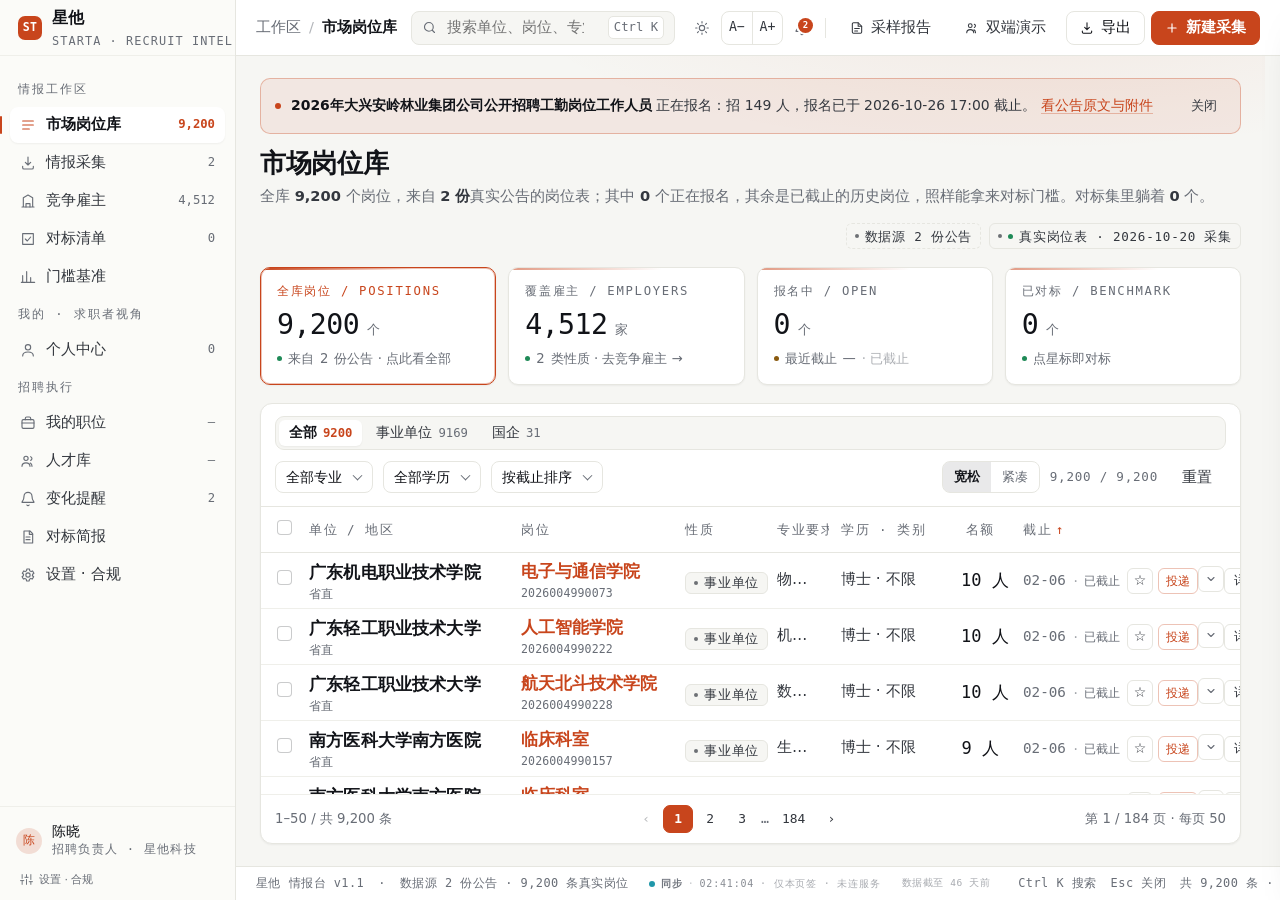
<file: app/index.html>
<!doctype html>
<html lang="zh-CN" data-theme="light">
<head>
<meta charset="utf-8">
<meta name="viewport" content="width=device-width, initial-scale=1">
<title>星他 · 招聘情报台</title>
<link rel="icon" href="data:image/svg+xml,%3Csvg%20xmlns='http://www.w3.org/2000/svg'%20viewBox='0%200%2032%2032'%3E%3Crect%20width='32'%20height='32'%20rx='8'%20fill='%23c2410c'/%3E%3Ctext%20x='16'%20y='22'%20font-family='sans-serif'%20font-size='15'%20font-weight='700'%20fill='white'%20text-anchor='middle'%3EST%3C/text%3E%3C/svg%3E">
<link rel="stylesheet" href="assets/styles.css?v=20261021">
<link rel="stylesheet" href="assets/hr.css?v=20261021">
<link rel="stylesheet" href="assets/live.css?v=20261021">
</head>
<body>
<div class="app">

  <!-- ============ 侧边栏 ============ -->
  <aside class="rail">
    <div class="logo">
      <span class="mark">ST</span>
      <div><b>星他</b><small>STARTA · RECRUIT INTEL</small></div>
    </div>
    <div class="rail-scroll">
      <div class="rail-sec">情报工作区</div>
      <nav class="navi" aria-label="主导航">
        <a href="?view=lib" data-view="lib" data-nav="市场岗位库" aria-label="市场岗位库" aria-current="page"><svg width="16" height="16" viewBox="0 0 24 24" fill="none" stroke="currentColor" stroke-width="1.7" stroke-linecap="round" stroke-linejoin="round"><path d="M4 6h16M4 12h16M4 18h10"/></svg><span>市场岗位库</span><span class="ct" id="ctJobs">—</span></a>
        <a href="?view=collect" data-view="collect" data-nav="情报采集" aria-label="情报采集"><svg width="16" height="16" viewBox="0 0 24 24" fill="none" stroke="currentColor" stroke-width="1.7" stroke-linecap="round" stroke-linejoin="round"><path d="M12 3v12m0 0 4-4m-4 4-4-4"/><path d="M4 17v2a2 2 0 0 0 2 2h12a2 2 0 0 0 2-2v-2"/></svg><span>情报采集</span><span class="ct" id="ctNotices">—</span></a>
        <a href="?view=units" data-view="units" data-nav="竞争雇主" aria-label="竞争雇主"><svg width="16" height="16" viewBox="0 0 24 24" fill="none" stroke="currentColor" stroke-width="1.7" stroke-linecap="round" stroke-linejoin="round"><path d="M3 21h18M5 21V7l7-4 7 4v14"/><path d="M9 21v-5h6v5"/></svg><span>竞争雇主</span><span class="ct" id="ctUnits">—</span></a>
        <a href="?view=mine" data-view="mine" data-nav="对标清单" aria-label="对标清单"><svg width="16" height="16" viewBox="0 0 24 24" fill="none" stroke="currentColor" stroke-width="1.7" stroke-linecap="round" stroke-linejoin="round"><path d="M4 4h16v16H4z"/><path d="m8 12 3 3 5-6"/></svg><span>对标清单</span><span class="ct" id="ctMine">0</span></a>
        <a href="?view=skill" data-view="skill" data-nav="门槛基准" aria-label="门槛基准"><svg width="16" height="16" viewBox="0 0 24 24" fill="none" stroke="currentColor" stroke-width="1.7" stroke-linecap="round" stroke-linejoin="round"><path d="M4 20V10M10 20V4M16 20v-7M22 20H2"/></svg><span>门槛基准</span></a>
      </nav>
      <div class="rail-sec">我的 · 求职者视角</div>
      <nav class="navi" aria-label="个人中心导航">
        <a href="?view=me" data-view="me" data-nav="个人中心" aria-label="个人中心"><svg width="16" height="16" viewBox="0 0 24 24" fill="none" stroke="currentColor" stroke-width="1.7" stroke-linecap="round" stroke-linejoin="round"><circle cx="12" cy="8" r="4"/><path d="M4 21c0-4 3.6-6 8-6s8 2 8 6"/></svg><span>个人中心</span><span class="ct" id="ctMe">0</span></a>
      </nav>
      <div class="rail-sec">招聘执行</div>
      <nav class="navi" aria-label="招聘执行导航">
        <a href="?view=jd" data-view="jd" data-nav="我的职位" aria-label="我的职位"><svg width="16" height="16" viewBox="0 0 24 24" fill="none" stroke="currentColor" stroke-width="1.7" stroke-linecap="round" stroke-linejoin="round"><rect x="3" y="7" width="18" height="13" rx="2"/><path d="M8 7V5a2 2 0 0 1 2-2h4a2 2 0 0 1 2 2v2"/><path d="M3 12h18"/></svg><span>我的职位</span><span class="ct" id="ctJd">0</span></a>
        <a href="?view=talent" data-view="talent" data-nav="人才库" aria-label="人才库"><svg width="16" height="16" viewBox="0 0 24 24" fill="none" stroke="currentColor" stroke-width="1.7" stroke-linecap="round" stroke-linejoin="round"><circle cx="9" cy="8" r="3.2"/><path d="M3 20c0-3.4 2.7-5.2 6-5.2s6 1.8 6 5.2"/><path d="M16 5.5a3 3 0 0 1 0 5.6M18 20c0-2.6-1-4.2-2.6-5"/></svg><span>人才库</span><span class="ct" id="ctTalent">0</span></a>
        <a href="?view=watch" data-view="watch" data-nav="变化提醒" aria-label="变化提醒"><svg width="16" height="16" viewBox="0 0 24 24" fill="none" stroke="currentColor" stroke-width="1.7" stroke-linecap="round" stroke-linejoin="round"><path d="M18 8a6 6 0 1 0-12 0c0 7-3 7-3 9h18c0-2-3-2-3-9"/><path d="M10.3 21a2 2 0 0 0 3.4 0"/></svg><span>变化提醒</span><span class="ct" id="ctWatch">0</span></a>
        <a href="?view=brief" data-view="brief" data-nav="对标简报" aria-label="对标简报"><svg width="16" height="16" viewBox="0 0 24 24" fill="none" stroke="currentColor" stroke-width="1.7" stroke-linecap="round" stroke-linejoin="round"><path d="M6 3h9l4 4v14H6z"/><path d="M14 3v5h5"/><path d="M9 12h6M9 16h6"/></svg><span>对标简报</span></a>
        <a href="?view=settings" data-view="settings" data-nav="设置 · 合规" aria-label="设置与合规"><svg width="16" height="16" viewBox="0 0 24 24" fill="none" stroke="currentColor" stroke-width="1.7" stroke-linecap="round" stroke-linejoin="round"><circle cx="12" cy="12" r="3.2"/><path d="M19 12a7 7 0 0 0-.1-1.2l2-1.5-2-3.4-2.3 1a7 7 0 0 0-2-1.2L14.2 3h-4l-.4 2.7a7 7 0 0 0-2 1.2l-2.3-1-2 3.4 2 1.5A7 7 0 0 0 5 12c0 .4 0 .8.1 1.2l-2 1.5 2 3.4 2.3-1a7 7 0 0 0 2 1.2l.4 2.7h4l.4-2.7a7 7 0 0 0 2-1.2l2.3 1 2-3.4-2-1.5c.1-.4.1-.8.1-1.2z"/></svg><span>设置 · 合规</span></a>
      </nav>
    </div>
    <div class="rail-foot">
      <div class="user">
        <span class="av">陈</span>
        <div><div class="nm">陈晓</div><div class="rl">求职者 · 情报研究员</div></div>
      </div>
    </div>
  </aside>

  <!-- ============ 顶栏 ============ -->
  <header class="topbar">
    <div class="crumb"><span>工作区</span><i>/</i><b>市场岗位库</b></div>
    <label class="search">
      <svg width="15" height="15" viewBox="0 0 24 24" fill="none" stroke="currentColor" stroke-width="1.8" stroke-linecap="round"><circle cx="11" cy="11" r="7"/><path d="m20 20-3.6-3.6"/></svg>
      <input id="q" type="search" placeholder="搜索单位、岗位、专业或岗位代码…" aria-label="搜索单位、岗位、专业或岗位代码" autocomplete="off">
      <kbd>Ctrl K</kbd>
    </label>
    <div class="actions">
      <button class="icobtn" id="themeBtn" aria-pressed="false" title="切换明暗" aria-label="切换明暗">
        <svg class="i-sun" width="16" height="16" viewBox="0 0 24 24" fill="none" stroke="currentColor" stroke-width="1.7" stroke-linecap="round"><circle cx="12" cy="12" r="4"/><path d="M12 2.5v2M12 19.5v2M2.5 12h2M19.5 12h2M5.2 5.2l1.5 1.5M17.3 17.3l1.5 1.5M18.8 5.2l-1.5 1.5M6.7 17.3l-1.5 1.5"/></svg>
      </button>
      <span class="fsgrp" role="group" aria-label="字号">
        <button class="icobtn" id="fsMinus" title="缩小字号" aria-label="缩小字号">A−</button>
        <button class="icobtn" id="fsPlus" title="放大字号" aria-label="放大字号">A+</button>
      </span>
      <button class="icobtn" id="bellBtn" title="报名提醒" aria-label="报名提醒">
        <svg width="16" height="16" viewBox="0 0 24 24" fill="none" stroke="currentColor" stroke-width="1.7" stroke-linecap="round" stroke-linejoin="round"><path d="M18 8a6 6 0 1 0-12 0c0 7-3 7-3 9h18c0-2-3-2-3-9"/><path d="M10.3 21a2 2 0 0 0 3.4 0"/></svg>
      </button>
      <span class="divider"></span>
      <a class="btn ghost report-link" href="https://mikuascendlog.com/position-starta/" target="_blank" rel="noopener" title="看线上采样报告">
        <svg width="14" height="14" viewBox="0 0 24 24" fill="none" stroke="currentColor" stroke-width="1.8" stroke-linecap="round" stroke-linejoin="round"><path d="M14 3H6a2 2 0 0 0-2 2v14a2 2 0 0 0 2 2h12a2 2 0 0 0 2-2V9z"/><path d="M14 3v6h6"/><path d="M8 13h8M8 17h5"/></svg>
        <span class="rl-full">采样报告</span>
      </a>
      <a class="btn ghost report-link" id="dualLink" href="双端/index.html" target="_blank" rel="noopener" title="看双身份演示（求职者 / 招聘方）"><svg width="14" height="14" viewBox="0 0 24 24" fill="none" stroke="currentColor" stroke-width="1.8" stroke-linecap="round" stroke-linejoin="round"><circle cx="9" cy="8" r="3.2"/><path d="M3 20c0-3.4 2.7-5.2 6-5.2s6 1.8 6 5.2"/><path d="M16 5.5a3 3 0 0 1 0 5.6M18 20c0-2.6-1-4.2-2.6-5"/></svg>
        <span class="rl-full">双端演示</span>
      </a>
      <button class="btn" id="exportBtn"><svg width="14" height="14" viewBox="0 0 24 24" fill="none" stroke="currentColor" stroke-width="1.8" stroke-linecap="round" stroke-linejoin="round"><path d="M12 3v12m0 0 4-4m-4 4-4-4"/><path d="M4 17v2a2 2 0 0 0 2 2h12a2 2 0 0 0 2-2v-2"/></svg>导出</button>
      <button class="btn primary" id="newBtn"><svg width="14" height="14" viewBox="0 0 24 24" fill="none" stroke="currentColor" stroke-width="2" stroke-linecap="round"><path d="M12 5v14M5 12h14"/></svg>新建采集</button>
    </div>
  </header>

  <!-- ============ 主区 ============ -->
  <main class="main">
    <div class="page" tabindex="-1" id="view-lib">
      <div class="banner" id="banner" hidden>
        <span class="bdot"></span>
        <div class="btxt" id="bannerText"></div>
        <button class="btn ghost bclose" id="bannerClose" aria-label="关闭提醒">关闭</button>
      </div>
      <div class="page-head">
        <div>
          <h1>市场岗位库</h1>
          <p class="sub">全库 <b>9,200</b> 个岗位，来自 <b>2 份真实公告</b> 的岗位表——按单位性质、专业门类、学历分好类，点开任意一条都能跳到公告原文和附件原件。</p>
        </div>
        <div class="right">
          <span class="tag" style="height:26px;border-style:dashed">数据源 2 份公告</span>
          <span class="tag" style="height:26px"><span class="dot"></span>真实数据</span>
        </div>
      </div>

      <section class="kpis" aria-label="关键指标（可点，点了就筛）">
        <div class="kpi" role="button" tabindex="0" data-quick="all" aria-pressed="true" aria-label="全部岗位"><div class="lb">全库岗位 / POSITIONS</div><div class="v num"><span id="kpiOpen">9,200</span><i>个</i></div><div class="ft"><span class="dot"></span>来自 <span id="kpiWeekNew">2</span> 份公告 · 点此看全部</div></div>
        <div class="kpi" role="button" tabindex="0" data-goview="units" aria-label="覆盖雇主，跳转竞争雇主"><div class="lb">覆盖雇主 / EMPLOYERS</div><div class="v num"><span id="kpiUnits">4,512</span><i>家</i></div><div class="ft"><span class="dot"></span><span id="kpiTypes">2</span> 类性质 · 去竞争雇主 →</div></div>
        <div class="kpi" role="button" tabindex="0" data-quick="open" aria-pressed="false" aria-label="只看正在报名的岗位"><div class="lb">报名中 / OPEN</div><div class="v num"><span id="kpiUrgent">31</span><i>个</i></div><div class="ft"><span class="dot warn"></span>最近截止 <span id="kpiEarliest">10-26</span><span id="kpiCd" class="live-cd"></span></div></div>
        <div class="kpi" role="button" tabindex="0" data-quick="saved" aria-pressed="false" aria-label="只看已对标的岗位"><div class="lb">已对标 / BENCHMARK</div><div class="v num"><span id="kpiSaved">0</span><i>个</i></div><div class="ft"><span class="dot"></span>点星标即对标</div></div>
      </section>

      <section class="panel">
        <div class="toolbar">
          <div class="chips" id="typebar" role="group" aria-label="按单位性质筛选">
            <button class="chip" data-type="全部" aria-pressed="true">全部<span class="ct">9,200</span></button>
            <button class="chip" data-type="事业单位" aria-pressed="false">事业单位<span class="ct">9,169</span></button>
            <button class="chip" data-type="国企" aria-pressed="false">国企<span class="ct">31</span></button>
          </div>
          <span class="sel"><select id="major" aria-label="专业门类"></select></span>
          <span class="sel"><select id="edu" aria-label="学历"></select></span>
          <span class="sel"><select id="sort" aria-label="排序">
            <option value="due">按截止排序</option>
            <option value="n">按名额排序</option>
            <option value="unit">按单位排序</option>
          </select></span>
          <div class="sp"></div>
          <span class="density" role="group" aria-label="行密度">
            <button class="dbtn" data-den="loose" aria-pressed="true" title="宽松行高，读起来轻松">宽松</button>
            <button class="dbtn" data-den="tight" aria-pressed="false" title="一屏看更多">紧凑</button>
          </span>
          <span class="meta" id="count">9,200 / 9,200</span>
          <button class="btn ghost" id="resetBtn">重置</button>
        </div>

        <div class="bulkbar" id="bulkbar">
          <b id="bulkNum">0</b><span>条已选</span>
          <button class="btn ghost" id="saveSel">批量对标</button>
          <button class="btn ghost" id="applySel">批量投递</button>
          <button class="btn ghost" id="copySel">复制报名渠道</button>
          <div class="sp"></div>
          <button class="btn ghost" id="clearSel">取消选择</button>
        </div>

        <div class="tablewrap">
          <table>
            <thead>
              <tr>
                <th style="width:36px"><input type="checkbox" id="checkAll" aria-label="全选本页"></th>
                <th style="width:212px">单位 / 地区</th>
                <th style="width:164px">岗位</th>
                <th style="width:92px">性质</th>
                <th>专业要求</th>
                <th style="width:120px">学历 · 类别</th>
                <th style="width:62px;text-align:right" class="sortable" data-sort="n" tabindex="0" aria-label="按名额排序" aria-sort="none">名额<span class="srt" data-arrow="n"></span></th>
                <th style="width:104px" class="sortable" data-sort="due" tabindex="0" aria-label="按截止日期排序" aria-sort="ascending">截止<span class="srt" data-arrow="due"></span></th>
                <th style="width:166px"></th>
              </tr>
            </thead>
            <tbody id="rows"></tbody>
          </table>
        </div>
        <div class="pager" id="pager"></div>
      </section>
    </div>

    <!-- ============ 视图二：情报采集 ============ -->
    <div class="page" tabindex="-1" id="view-collect" hidden>
      <div class="page-head">
        <div>
          <h1>情报采集</h1>
          <p class="sub">公告原文 → 附件原件 → 岗位表。<b>左选右看</b>：每条记录都能打开政府网原文、下载 xlsx/pdf/docx 附件，岗位表逐行落到市场岗位库。</p>
        </div>
        <div class="right">
          <span class="tag" style="height:26px"><span class="dot"></span>Lexmount 抓取链路</span>
          <span class="tag" style="height:26px;border-style:dashed">2 来源 · 2 已解析</span>
        </div>
      </div>

      <div class="collect">
        <section class="panel clist" aria-label="公告来源">
          <div class="toolbar crawlbar">
            <input id="curl" class="urlin" placeholder="粘贴公告地址 https://…" aria-label="公告地址" autocomplete="off">
            <button class="btn primary" id="crawlBtn">采集</button>
          </div>
          <div class="toolbar findbar">
            <label class="search" style="flex:1">
              <svg width="15" height="15" viewBox="0 0 24 24" fill="none" stroke="currentColor" stroke-width="1.8" stroke-linecap="round"><circle cx="11" cy="11" r="7"/><path d="m20 20-3.6-3.6"/></svg>
              <input id="cq" type="search" placeholder="搜索标题或发布单位…" aria-label="搜索标题或发布单位" autocomplete="off">
            </label>
            <span class="meta" id="cCount" aria-live="polite">2</span>
          </div>
          <div class="citems" id="citems" role="listbox" aria-label="公告列表"></div>
        </section>

        <section class="panel cinfo" id="cinfo" aria-label="公告详情"></section>
      </div>
    </div>

    <div class="page" tabindex="-1" id="view-units" hidden>
      <div class="page-head">
        <div>
          <h1>竞争雇主</h1>
          <p class="lede">按雇主聚合：一家单位挂了几条、什么性质、在哪个地区、最近关窗哪天。点雇主看它的全部岗位。</p>
        </div>
        <div class="head-side">
          <label class="search" style="width:230px">
            <svg width="15" height="15" viewBox="0 0 24 24" fill="none" stroke="currentColor" stroke-width="1.8" stroke-linecap="round"><circle cx="11" cy="11" r="7"/><path d="m20 20-3.6-3.6"/></svg>
            <input id="uq" type="search" placeholder="搜单位名或地区…" aria-label="搜索单位" autocomplete="off">
          </label>
        </div>
      </div>
      <div class="panel">
        <div class="toolbar">
          <div class="chips" id="unitchips" role="group" aria-label="按性质筛选雇主"></div>
          <span class="grow"></span>
          <span class="tnums"><b id="uCount">0</b> 家</span>
        </div>
        <div class="tablewrap"><div class="table u"><div class="thead" id="uhead"></div><div class="rows" id="urows"></div></div></div>
        <div class="pager" id="upager"></div>
      </div>
    </div>

    <div class="page" tabindex="-1" id="view-mine" hidden>
      <div class="page-head">
        <div>
          <h1>对标清单</h1>
          <p class="lede">不是收藏夹，是研判清单——每条岗位标到「待研判 / 已对标 / 已进简报 / 已汇报 / 已落地」，并记下最后一次改动是哪天。</p>
        </div>
        <div class="head-side">
          <button class="btn" id="mineExport">导出对标清单</button>
        </div>
      </div>
      <div class="brief" id="mbrief" hidden></div>
      <div class="funnel" id="mfunnel" role="group" aria-label="按研判阶段筛选" hidden></div>
      <div class="panel">
        <div class="tablewrap"><div class="table m"><div class="thead" id="mhead"></div><div class="rows" id="mrows"></div></div></div>
        <div class="pager" id="mpager"></div>
      </div>
    </div>

    <div class="page" tabindex="-1" id="view-skill" hidden>
      <div class="page-head">
        <div>
          <h1>门槛基准</h1>
          <p class="lede">9,200 条真实岗位表算出来的门槛分布：学历卡在哪、学位要不要、专业按门类怎么分、名额堆在哪个地区。数字全部由数据现算，换公告就换基准。</p>
        </div>
      </div>
      <div class="panel">
        <div class="skillwrap"><div class="chips sk-types" id="skillTypes" role="group" aria-label="按单位性质切分门槛口径"></div><div id="skillBars"></div></div>
      </div>
    </div>

    <!-- ============ 视图六：个人中心（求职者侧） ============ -->
    <div class="page" tabindex="-1" id="view-me" hidden>
      <div class="page-head">
        <div>
          <h1>个人中心</h1>
          <p class="lede">资料填一次，投岗位时自动带出；投递记录、当前状态、报名截止都在这条线上跟进。数据只存在这台机器的浏览器里，不会上传。</p>
        </div>
        <div class="head-side">
          <button class="btn" id="meExport">导出投递记录</button>
          <button class="btn primary" id="mePrint">打印报名信息表</button>
        </div>
      </div>

      <div class="me-grid">
        <section class="panel me-card">
          <div class="panel-hd">
            <h2>个人信息</h2>
            <span class="score" id="meScore">完整度 <b>0%</b></span>
          </div>
          <div class="me-form" id="meForm">
            <label class="fld"><span>姓名</span><input id="mName" type="text" autocomplete="name" placeholder="陈晓"></label>
            <label class="fld"><span>性别</span><select id="mGender"><option value="">请选择</option><option>男</option><option>女</option></select></label>
            <label class="fld"><span>出生年月</span><input id="mBirth" type="month"></label>
            <label class="fld"><span>政治面貌</span><select id="mPolitics"><option value="">请选择</option><option>中共党员</option><option>中共预备党员</option><option>共青团员</option><option>群众</option><option>其他</option></select></label>
            <label class="fld"><span>手机号</span><input id="mPhone" type="tel" autocomplete="tel" inputmode="numeric" placeholder="13800138000" maxlength="11"></label>
            <label class="fld"><span>电子邮箱</span><input id="mEmail" type="email" autocomplete="email" placeholder="you@example.com"></label>
            <label class="fld"><span>身份证号</span><input id="mIdcard" type="text" autocomplete="off" placeholder="18 位（仅本机保存）" maxlength="18"></label>
            <label class="fld"><span>最高学历</span><select id="mEdu"><option value="">请选择</option><option>大专以上</option><option>大专</option><option>本科以上</option><option>本科</option><option>硕士研究生以上</option><option>硕士研究生</option><option>博士研究生</option><option>高中及以上</option></select></label>
            <label class="fld"><span>学位</span><select id="mDegree"><option value="">请选择</option><option>学士</option><option>硕士</option><option>博士</option><option>无</option></select></label>
            <label class="fld"><span>毕业院校</span><input id="mSchool" type="text" placeholder="广东工业大学"></label>
            <label class="fld"><span>所学专业</span><input id="mMajor" type="text" placeholder="计算机科学与技术"></label>
            <label class="fld"><span>毕业时间</span><input id="mGrad" type="month"></label>
            <label class="fld"><span>工作年限</span><select id="mYears"><option value="">请选择</option><option>应届毕业生</option><option>1 年以内</option><option>1-3 年</option><option>3-5 年</option><option>5 年以上</option></select></label>
            <label class="fld"><span>现居城市</span><input id="mCity" type="text" placeholder="广州"></label>
            <label class="fld"><span>期望地区</span><input id="mWant" type="text" placeholder="广州 / 湛江 / 省直"></label>
            <label class="fld"><span>求职意向</span><input id="mIntent" type="text" placeholder="综合岗 · 文字综合"></label>
            <label class="fld wide"><span>简历附件</span><span class="filewrap"><input id="mResume" type="file" accept=".pdf,.doc,.docx"><b id="mResumeName">未选择</b></span></label>
            <label class="fld wide"><span>备注</span><textarea id="mNote" rows="2" placeholder="残疾类别及等级、退役士兵、服务基层项目等需要说明的情况"></textarea></label>
          </div>
          <div class="me-actions">
            <button class="btn primary" id="meSave">保存资料</button>
            <button class="btn ghost" id="meReset">清空资料</button>
            <span class="meta" id="meSavedAt">未保存</span>
          </div>
        </section>

        <section class="panel me-apps">
          <div class="panel-hd">
            <h2>我的投递</h2>
            <span class="meta" id="meAppCount">0 条</span>
          </div>
          <div class="me-tip" id="meAppEmpty">还没有投递记录。去 <a href="?view=lib" data-view="lib">市场岗位库</a> 找一条岗位，点行尾「投递」，记录就落在这一栏。</div>
          <div class="me-applist" id="meAppList"></div>
        </section>
      </div>
    </div>

    <!-- 招聘执行视图：内容由 assets/hr-views-*.js 渲染 -->
    <section class="page" tabindex="-1" id="view-jd" hidden></section>
    <section class="page" tabindex="-1" id="view-talent" hidden></section>
    <section class="page" tabindex="-1" id="view-watch" hidden></section>
    <section class="page" tabindex="-1" id="view-brief" hidden></section>
    <section class="page" tabindex="-1" id="view-settings" hidden></section>

  </main>

  <!-- ============ 状态栏 ============ -->
  <footer class="statusbar">
    <span>星他 情报台 v1.1</span>
    <span class="hideSm">·</span>
    <span id="statusMeta">数据源 2 份公告 · 9,200 条真实岗位</span>
    <span id="livePill" class="live-pill live-pill--sm" role="status" aria-live="polite"></span>
    <span id="liveAsOf" class="live-asof hideSm"></span>
    <a class="report-link-sm" href="https://mikuascendlog.com/position-starta/" target="_blank" rel="noopener">采样报告 ↗</a>
    <a class="report-link-sm" id="dualLinkSm" href="双端/index.html" target="_blank" rel="noopener">双端 ↗</a>
    <span class="sp"></span>
    <span class="hideSm">Ctrl K 搜索</span>
    <span class="hideSm">Esc 关闭</span>
    <span id="statusCount" role="status" aria-live="polite" aria-atomic="true">共 9,200 条</span>
  </footer>
</div>

<!-- ============ 详情抽屉 ============ -->

<div class="scrim" id="scrim"></div>
<aside class="drawer" id="drawer" aria-hidden="true" aria-label="岗位详情" inert>
  <div class="drawer-hd">
    <div>
      <h2 id="dwRole">岗位</h2>
      <div class="sub"><span id="dwUnit">单位</span><span class="tag" id="dwType">类型</span></div>
    </div>
    <div class="dw-acts" style="margin-left:auto;display:flex;align-items:center;gap:6px;flex:none">
      <button class="icobtn" id="dwCopyLink" type="button" aria-label="复制岗位链接" title="复制这条岗位的链接">
        <svg width="16" height="16" viewBox="0 0 24 24" fill="none" stroke="currentColor" stroke-width="1.8" stroke-linecap="round" stroke-linejoin="round"><path d="M10 13a5 5 0 0 0 7.5.5l2-2a5 5 0 0 0-7-7l-1.2 1.2"/><path d="M14 11a5 5 0 0 0-7.5-.5l-2 2a5 5 0 0 0 7 7l1.2-1.2"/></svg>
      </button>
      <button class="icobtn x" id="dwClose" aria-label="关闭">
        <svg width="16" height="16" viewBox="0 0 24 24" fill="none" stroke="currentColor" stroke-width="1.8" stroke-linecap="round"><path d="m6 6 12 12M18 6 6 18"/></svg>
      </button>
    </div>
  </div>
  <div class="drawer-bd">
    <dl class="kv" id="dwKv"></dl>
    <div class="sect">
      <h3>职责与备注</h3>
      <p id="dwDesc"></p>
    </div>
    <div class="sect" id="dwSrcSect">
      <h3>数据来源</h3>
      <p class="src-line" id="dwSrcLine"></p>
      <div class="attlist" id="dwAtts"></div>
    </div>
    <div class="sect">
      <h3>研判阶段</h3>
      <div class="stchips" id="dwStages" role="group" aria-label="设置研判阶段"></div>
      <p class="st-note" id="dwStageNote"></p>
    </div>
    <div class="sect">
      <h3>报名窗口</h3>
      <div class="meter"><i id="dwMeter" style="width:0%"></i></div>
      <div class="meter-lb"><span id="dwAxis">距截止日</span><span id="dwPct">—</span></div>
    </div>
  </div>
  <div class="drawer-ft">
    <button class="btn ghost" id="dwSave">对标</button>
    <button class="btn" id="dwApply">投递这个岗位</button>
    <button class="btn primary" id="dwGo">打开公告原文</button>
  </div>
</aside>

<div class="toast" id="toast" role="status" aria-live="polite"></div>
<div class="print-only" id="printSheet" aria-hidden="true"></div>

<script src="assets/jobs.data.js?v=20261021"></script>
<script src="assets/notices.data.js?v=20261021"></script>
<script src="assets/collect.data.js?v=20261021"></script>
<script src="assets/data.js?v=20261021"></script>
<script src="assets/app.js?v=20261021"></script>
<script src="assets/me.js?v=20261021"></script>
<script src="assets/hr-core.js?v=20261021"></script>
<script src="assets/hr-market.js?v=20261021"></script>
<script src="assets/hr-views-a.js?v=20261021"></script>
<script src="assets/hr-views-b.js?v=20261021"></script>
<script src="assets/live.js?v=20261021"></script>
<script src="assets/live-boot.js?v=20261021"></script>
</body>
</html>
</file>
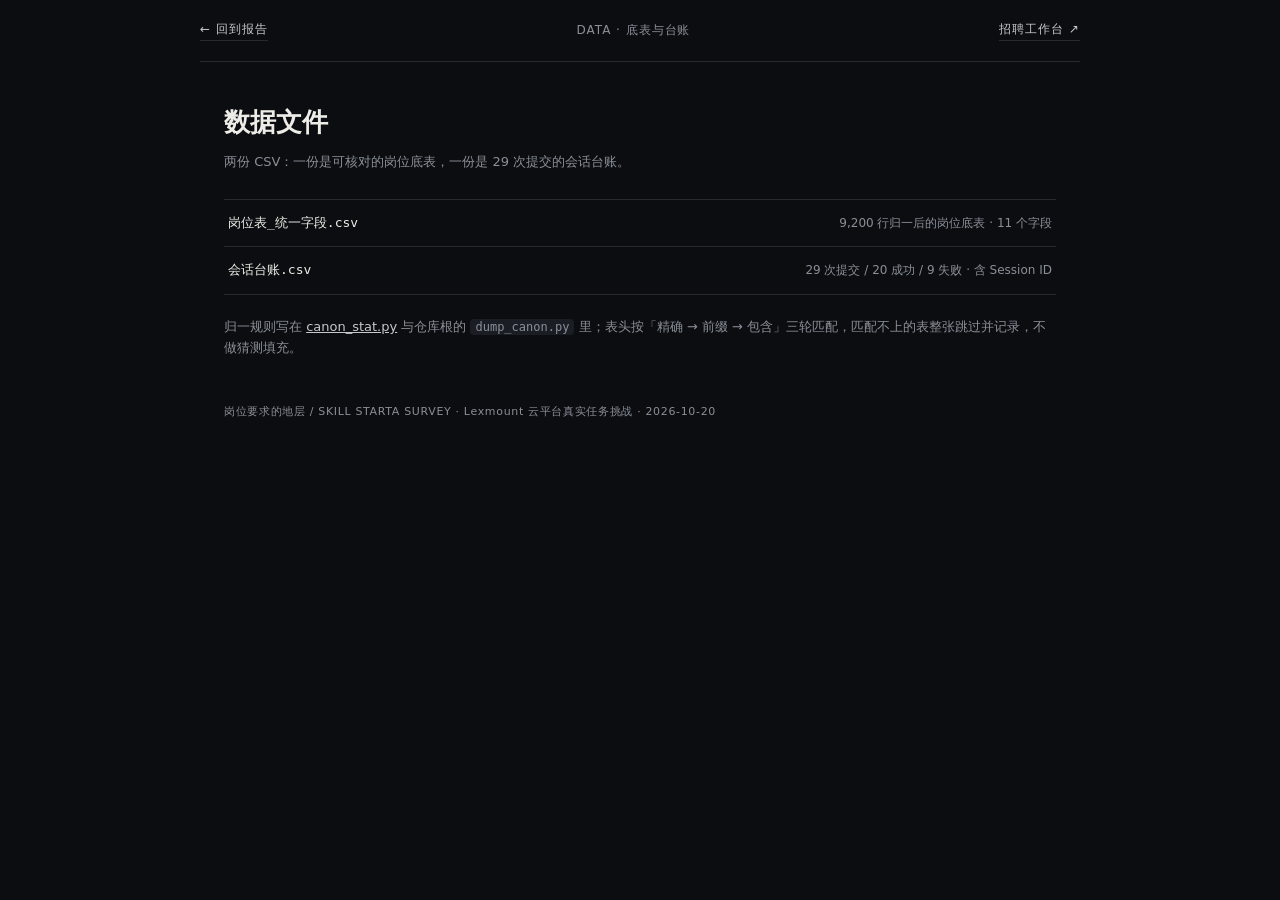
<file: data/index.html>
<!doctype html>
<html lang="zh-CN">
<head>
<meta charset="utf-8">
<meta name="viewport" content="width=device-width, initial-scale=1">
<title>数据文件 · 岗位要求的地层</title>
<style>
:root{--bg:#0B0D10;--panel:#12151A;--ink:#EDECE7;--ink2:#C6C8CE;--dim:#8A8F98;--line:#252A31;--accent:#E4572E}
*{box-sizing:border-box}
body{margin:0;background:var(--bg);color:var(--ink);font:14px/1.6 "PingFang SC","Microsoft YaHei",system-ui,sans-serif}
header,main,footer{max-width:880px;margin:0 auto;padding:0 24px}
header{display:flex;justify-content:space-between;align-items:center;gap:16px;padding:20px 0;border-bottom:1px solid var(--line);font-size:12px;letter-spacing:.08em;color:var(--dim)}
header a{color:var(--ink2);text-decoration:none;border-bottom:1px solid var(--line);padding-bottom:1px}
header a:hover{color:var(--accent);border-color:var(--accent)}
h1{font-size:26px;margin:40px 0 8px;font-family:Georgia,"Songti SC",serif;font-weight:600}
p.lede{color:var(--dim);font-size:13px;margin:0}
ul.list{list-style:none;padding:0;margin:26px 0 0;border-top:1px solid var(--line)}
ul.list li{border-bottom:1px solid var(--line)}
ul.list li a{display:flex;justify-content:space-between;align-items:baseline;gap:16px;padding:13px 4px;color:var(--ink);text-decoration:none}
ul.list li a:hover{color:var(--accent)}
ul.list .nm{font-family:ui-monospace,Consolas,monospace;font-size:13px}
ul.list .note{color:var(--dim);font-size:12px;text-align:right}
.grid{display:grid;grid-template-columns:repeat(3,1fr);gap:14px;margin-top:26px}
figure{margin:0;background:var(--panel);border:1px solid var(--line);border-radius:8px;overflow:hidden}
figure img{display:block;width:100%;height:170px;object-fit:cover;background:#000}
figcaption{padding:8px 10px;font-size:11px;color:var(--dim);white-space:nowrap;overflow:hidden;text-overflow:ellipsis}
footer{padding:44px 24px 60px;color:var(--dim);font-size:11px;letter-spacing:.06em}
code{background:#1A1E24;padding:1px 5px;border-radius:4px;font-size:12px}
@media(max-width:640px){.grid{grid-template-columns:1fr 1fr}figure img{height:130px}}
</style>
</head>
<body>
<header>
  <a href="../">← 回到报告</a>
  <span>DATA · 底表与台账</span>
  <a href="../app/">招聘工作台 ↗</a>
</header>
<main>
  <h1>数据文件</h1>
  <p class="lede">两份 CSV：一份是可核对的岗位底表，一份是 29 次提交的会话台账。</p>
<ul class="list"><li><a href="岗位表_统一字段.csv"><span class="nm">岗位表_统一字段.csv</span><span class="note">9,200 行归一后的岗位底表 · 11 个字段</span></a></li><li><a href="会话台账.csv"><span class="nm">会话台账.csv</span><span class="note">29 次提交 / 20 成功 / 9 失败 · 含 Session ID</span></a></li></ul><p class="lede" style="margin-top:22px">归一规则写在 <a href="../source/canon_stat.py" style="color:var(--ink2)">canon_stat.py</a> 与仓库根的 <code>dump_canon.py</code> 里；表头按「精确 → 前缀 → 包含」三轮匹配，匹配不上的表整张跳过并记录，不做猜测填充。</p>
</main>
<footer>岗位要求的地层 / SKILL STARTA SURVEY · Lexmount 云平台真实任务挑战 · 2026-10-20</footer>
</body>
</html>
</file>
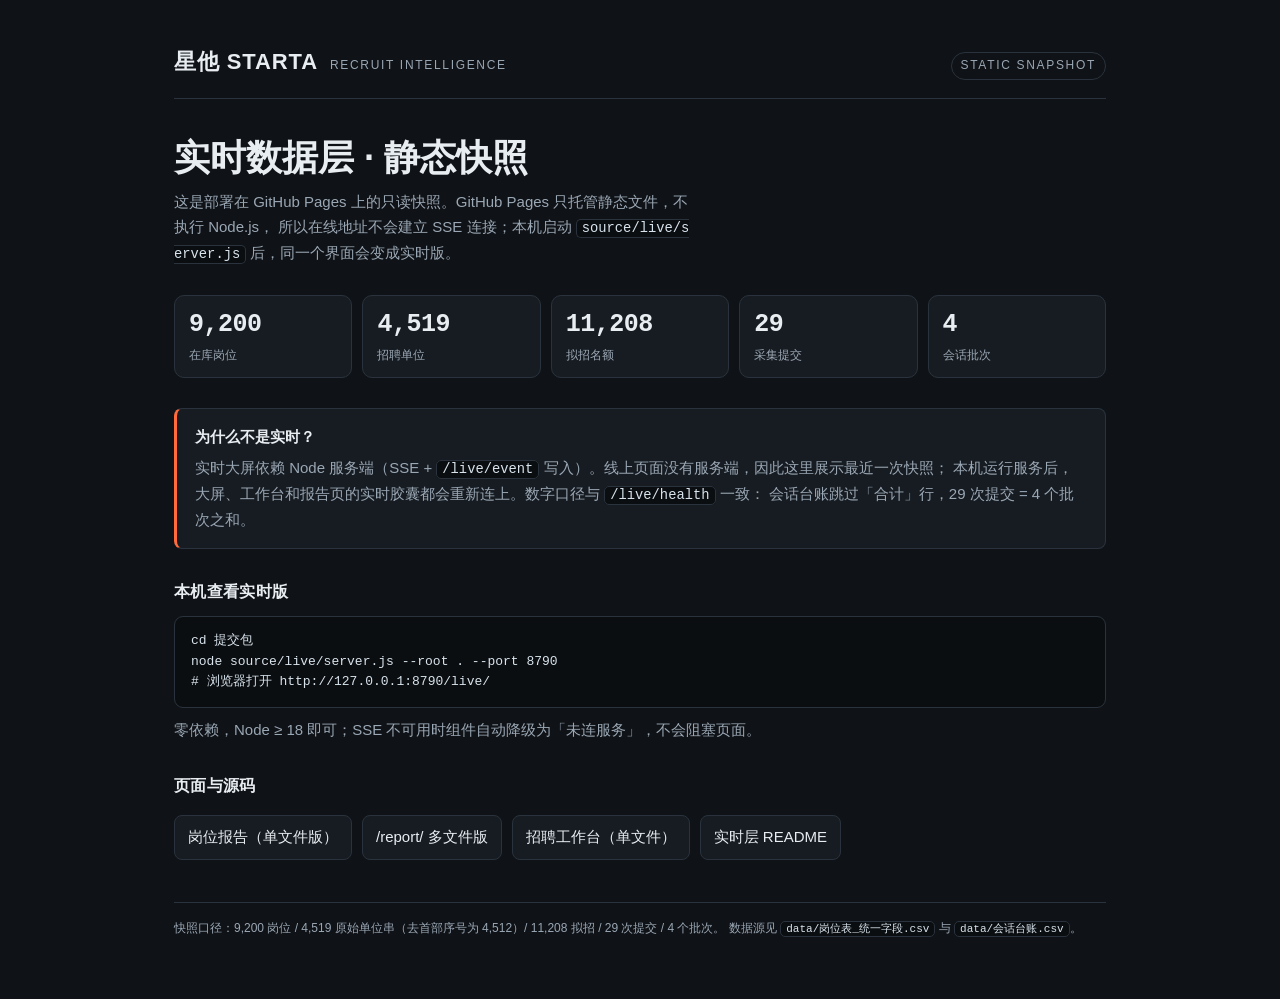
<file: live/index.html>
<!doctype html>
<html lang="zh-CN">
<head>
<meta charset="utf-8">
<meta name="viewport" content="width=device-width,initial-scale=1">
<title>实时数据层 · 静态快照 | 星他 STARTA</title>
<style>
  :root{
    --bg:#0f1216;--panel:#171c22;--line:#2a333d;--ink:#e8edf2;--dim:#9aa7b4;
    --accent:#ff6b3d;--ok:#3ecf8e;--mono:ui-monospace,SFMono-Regular,Menlo,Consolas,monospace;
  }
  *{box-sizing:border-box}
  html,body{margin:0;background:var(--bg);color:var(--ink);
    font:15px/1.65 -apple-system,BlinkMacSystemFont,"Segoe UI","Noto Sans CJK SC","Microsoft YaHei",sans-serif}
  a{color:var(--accent);text-decoration:none}
  a:hover{text-decoration:underline}
  .wrap{max-width:980px;margin:0 auto;padding:44px 24px 64px}
  .brand{display:flex;align-items:baseline;gap:12px;border-bottom:1px solid var(--line);padding-bottom:18px}
  .brand b{font-size:22px;letter-spacing:.04em}
  .brand span{color:var(--dim);font-size:12px;letter-spacing:.14em}
  .badge{display:inline-block;margin-left:auto;padding:3px 9px;border:1px solid var(--line);
    border-radius:999px;color:var(--dim);font-size:11px;letter-spacing:.08em;white-space:nowrap}
  h1{font-size:clamp(24px,4vw,36px);line-height:1.25;margin:36px 0 10px}
  .lede{color:var(--dim);max-width:62ch;margin:0 0 28px}
  .stats{display:grid;grid-template-columns:repeat(5,minmax(0,1fr));gap:10px;margin:26px 0 30px}
  .stat{background:var(--panel);border:1px solid var(--line);border-radius:10px;padding:14px 14px 12px}
  .stat b{display:block;font:600 25px/1.2 var(--mono);letter-spacing:-.02em}
  .stat span{display:block;color:var(--dim);font-size:12px;margin-top:6px}
  .note{background:var(--panel);border:1px solid var(--line);border-left:3px solid var(--accent);
    border-radius:8px;padding:16px 18px;margin:0 0 26px}
  .note b{color:var(--ink)}
  .note p{margin:6px 0 0;color:var(--dim)}
  h2{font-size:16px;letter-spacing:.02em;margin:30px 0 10px}
  ol,ul{margin:0;padding-left:1.35em;color:var(--dim)}
  li{margin:5px 0}
  code{font-family:var(--mono);font-size:.92em;background:#0b0e11;border:1px solid var(--line);
    border-radius:5px;padding:1px 5px;color:#d8e3ec;word-break:break-all}
  pre{background:#0b0e11;border:1px solid var(--line);border-radius:9px;padding:14px 16px;
    overflow:auto;color:#d8e3ec;font:13px/1.6 var(--mono);margin:10px 0}
  .links{display:flex;flex-wrap:wrap;gap:10px;margin-top:16px}
  .links a{border:1px solid var(--line);border-radius:8px;padding:9px 13px;background:var(--panel);color:var(--ink)}
  .links a:hover{border-color:var(--accent);text-decoration:none}
  footer{margin-top:42px;border-top:1px solid var(--line);padding-top:16px;color:var(--dim);font-size:12px}
  @media(max-width:720px){
    .wrap{padding:28px 16px 48px}
    .stats{grid-template-columns:repeat(2,minmax(0,1fr))}
    .badge{margin-left:0}
  }
</style>
</head>
<body>
<main class="wrap">
  <div class="brand">
    <b>星他 STARTA</b><span>RECRUIT INTELLIGENCE</span>
    <span class="badge">STATIC SNAPSHOT</span>
  </div>

  <h1>实时数据层 · 静态快照</h1>
  <p class="lede">这是部署在 GitHub Pages 上的只读快照。GitHub Pages 只托管静态文件，不执行 Node.js，
    所以在线地址不会建立 SSE 连接；本机启动 <code>source/live/server.js</code> 后，同一个界面会变成实时版。</p>

  <div class="stats" aria-label="数据快照">
    <div class="stat"><b>9,200</b><span>在库岗位</span></div>
    <div class="stat"><b>4,519</b><span>招聘单位</span></div>
    <div class="stat"><b>11,208</b><span>拟招名额</span></div>
    <div class="stat"><b>29</b><span>采集提交</span></div>
    <div class="stat"><b>4</b><span>会话批次</span></div>
  </div>

  <div class="note">
    <b>为什么不是实时？</b>
    <p>实时大屏依赖 Node 服务端（SSE + <code>/live/event</code> 写入）。线上页面没有服务端，因此这里展示最近一次快照；
      本机运行服务后，大屏、工作台和报告页的实时胶囊都会重新连上。数字口径与 <code>/live/health</code> 一致：
      会话台账跳过「合计」行，29 次提交 = 4 个批次之和。</p>
  </div>

  <h2>本机查看实时版</h2>
  <pre>cd 提交包
node source/live/server.js --root . --port 8790
# 浏览器打开 http://127.0.0.1:8790/live/</pre>
  <p style="color:var(--dim);margin:8px 0 0">零依赖，Node ≥ 18 即可；SSE 不可用时组件自动降级为「未连服务」，不会阻塞页面。</p>

  <h2>页面与源码</h2>
  <div class="links">
    <a href="../index.html">岗位报告（单文件版）</a>
    <a href="../report/">/report/ 多文件版</a>
    <a href="../app/workbench-single.html">招聘工作台（单文件）</a>
    <a href="../source/live/README.md">实时层 README</a>
  </div>

  <footer>
    快照口径：9,200 岗位 / 4,519 原始单位串（去首部序号为 4,512）/ 11,208 拟招 / 29 次提交 / 4 个批次。
    数据源见 <code>data/岗位表_统一字段.csv</code> 与 <code>data/会话台账.csv</code>。
  </footer>
</main>
</body>
</html>
</file>
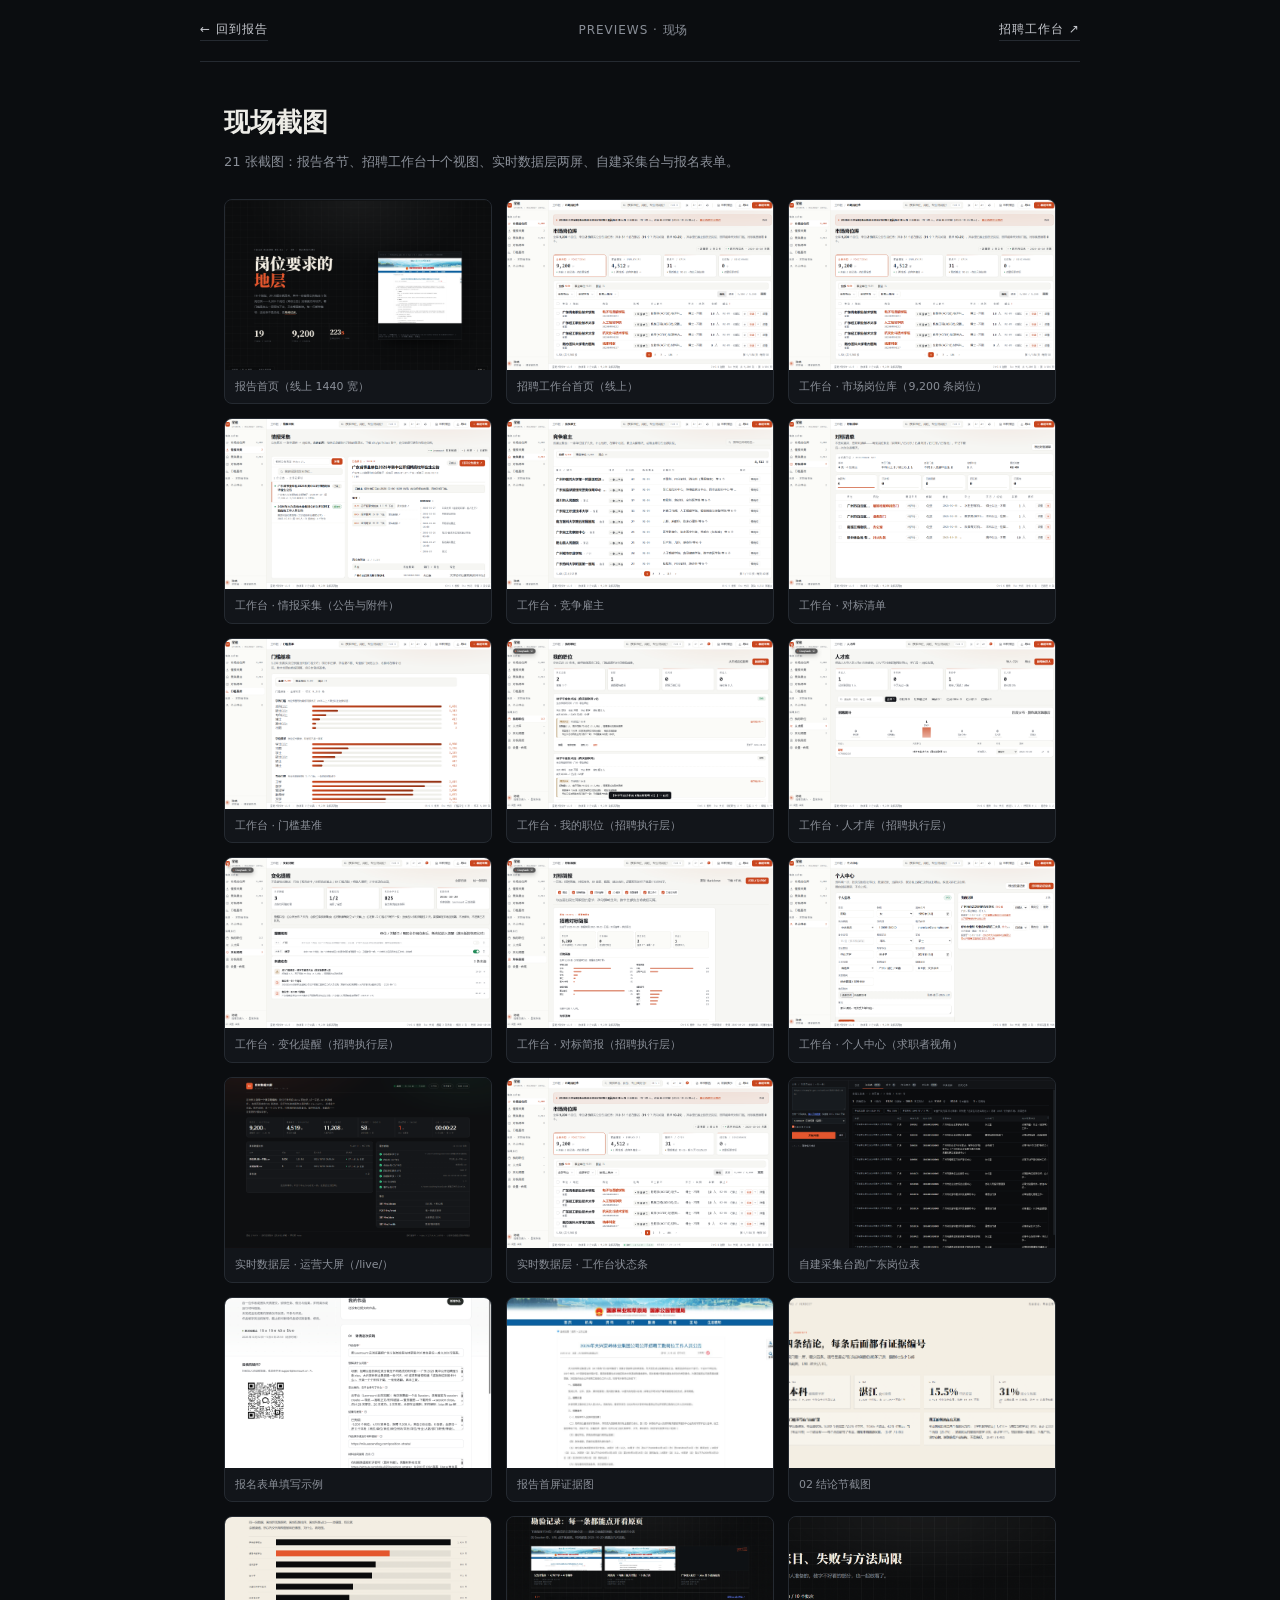
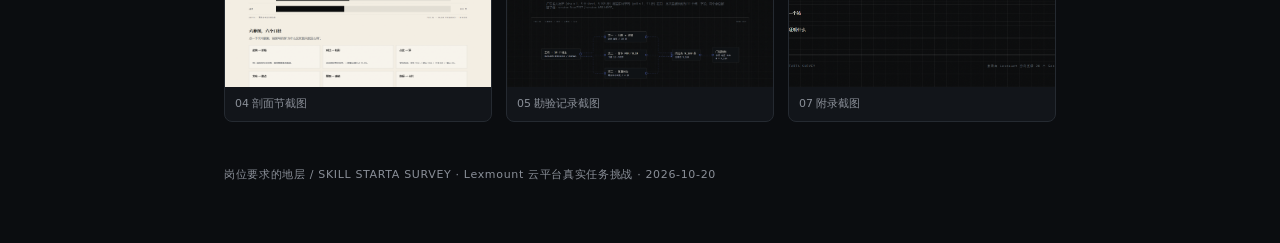
<file: previews/index.html>
<!doctype html>
<html lang="zh-CN">
<head>
<meta charset="utf-8">
<meta name="viewport" content="width=device-width, initial-scale=1">
<title>现场截图 · 岗位要求的地层</title>
<style>
:root{--bg:#0B0D10;--panel:#12151A;--ink:#EDECE7;--ink2:#C6C8CE;--dim:#8A8F98;--line:#252A31;--accent:#E4572E}
*{box-sizing:border-box}
body{margin:0;background:var(--bg);color:var(--ink);font:14px/1.6 "PingFang SC","Microsoft YaHei",system-ui,sans-serif}
header,main,footer{max-width:880px;margin:0 auto;padding:0 24px}
header{display:flex;justify-content:space-between;align-items:center;gap:16px;padding:20px 0;border-bottom:1px solid var(--line);font-size:12px;letter-spacing:.08em;color:var(--dim)}
header a{color:var(--ink2);text-decoration:none;border-bottom:1px solid var(--line);padding-bottom:1px}
header a:hover{color:var(--accent);border-color:var(--accent)}
h1{font-size:26px;margin:40px 0 8px;font-family:Georgia,"Songti SC",serif;font-weight:600}
p.lede{color:var(--dim);font-size:13px;margin:0}
ul.list{list-style:none;padding:0;margin:26px 0 0;border-top:1px solid var(--line)}
ul.list li{border-bottom:1px solid var(--line)}
ul.list li a{display:flex;justify-content:space-between;align-items:baseline;gap:16px;padding:13px 4px;color:var(--ink);text-decoration:none}
ul.list li a:hover{color:var(--accent)}
ul.list .nm{font-family:ui-monospace,Consolas,monospace;font-size:13px}
ul.list .note{color:var(--dim);font-size:12px;text-align:right}
.grid{display:grid;grid-template-columns:repeat(3,1fr);gap:14px;margin-top:26px}
figure{margin:0;background:var(--panel);border:1px solid var(--line);border-radius:8px;overflow:hidden}
figure img{display:block;width:100%;height:170px;object-fit:cover;background:#000}
figcaption{padding:8px 10px;font-size:11px;color:var(--dim);white-space:nowrap;overflow:hidden;text-overflow:ellipsis}
footer{padding:44px 24px 60px;color:var(--dim);font-size:11px;letter-spacing:.06em}
code{background:#1A1E24;padding:1px 5px;border-radius:4px;font-size:12px}
@media(max-width:640px){.grid{grid-template-columns:1fr 1fr}figure img{height:130px}}
</style>
</head>
<body>
<header>
  <a href="../">← 回到报告</a>
  <span>PREVIEWS · 现场</span>
  <a href="../app/">招聘工作台 ↗</a>
</header>
<main>
  <h1>现场截图</h1>
  <p class="lede">21 张截图：报告各节、招聘工作台十个视图、实时数据层两屏、自建采集台与报名表单。</p>
<div class="grid"><figure><a href="线上首页.png"><img src="线上首页.png" alt="报告首页（线上 1440 宽）" loading="lazy"></a><figcaption>报告首页（线上 1440 宽）</figcaption></figure><figure><a href="线上工作台.png"><img src="线上工作台.png" alt="招聘工作台首页（线上）" loading="lazy"></a><figcaption>招聘工作台首页（线上）</figcaption></figure><figure><a href="工作台-市场岗位库.png"><img src="工作台-市场岗位库.png" alt="工作台 · 市场岗位库（9,200 条岗位）" loading="lazy"></a><figcaption>工作台 · 市场岗位库（9,200 条岗位）</figcaption></figure><figure><a href="工作台-情报采集.png"><img src="工作台-情报采集.png" alt="工作台 · 情报采集（公告与附件）" loading="lazy"></a><figcaption>工作台 · 情报采集（公告与附件）</figcaption></figure><figure><a href="工作台-竞争雇主.png"><img src="工作台-竞争雇主.png" alt="工作台 · 竞争雇主" loading="lazy"></a><figcaption>工作台 · 竞争雇主</figcaption></figure><figure><a href="工作台-对标清单.png"><img src="工作台-对标清单.png" alt="工作台 · 对标清单" loading="lazy"></a><figcaption>工作台 · 对标清单</figcaption></figure><figure><a href="工作台-门槛基准.png"><img src="工作台-门槛基准.png" alt="工作台 · 门槛基准" loading="lazy"></a><figcaption>工作台 · 门槛基准</figcaption></figure><figure><a href="工作台-我的职位.png"><img src="工作台-我的职位.png" alt="工作台 · 我的职位（招聘执行层）" loading="lazy"></a><figcaption>工作台 · 我的职位（招聘执行层）</figcaption></figure><figure><a href="工作台-人才库.png"><img src="工作台-人才库.png" alt="工作台 · 人才库（招聘执行层）" loading="lazy"></a><figcaption>工作台 · 人才库（招聘执行层）</figcaption></figure><figure><a href="工作台-变化提醒.png"><img src="工作台-变化提醒.png" alt="工作台 · 变化提醒（招聘执行层）" loading="lazy"></a><figcaption>工作台 · 变化提醒（招聘执行层）</figcaption></figure><figure><a href="工作台-对标简报.png"><img src="工作台-对标简报.png" alt="工作台 · 对标简报（招聘执行层）" loading="lazy"></a><figcaption>工作台 · 对标简报（招聘执行层）</figcaption></figure><figure><a href="工作台-个人中心.png"><img src="工作台-个人中心.png" alt="工作台 · 个人中心（求职者视角）" loading="lazy"></a><figcaption>工作台 · 个人中心（求职者视角）</figcaption></figure><figure><a href="实时大屏.png"><img src="实时大屏.png" alt="实时数据层 · 运营大屏（/live/）" loading="lazy"></a><figcaption>实时数据层 · 运营大屏（/live/）</figcaption></figure><figure><a href="实时工作台.png"><img src="实时工作台.png" alt="实时数据层 · 工作台状态条" loading="lazy"></a><figcaption>实时数据层 · 工作台状态条</figcaption></figure><figure><a href="采集台-广东岗位表.png"><img src="采集台-广东岗位表.png" alt="自建采集台跑广东岗位表" loading="lazy"></a><figcaption>自建采集台跑广东岗位表</figcaption></figure><figure><a href="表单已填.png"><img src="表单已填.png" alt="报名表单填写示例" loading="lazy"></a><figcaption>报名表单填写示例</figcaption></figure><figure><a href="preview-hero-real.png"><img src="preview-hero-real.png" alt="报告首屏证据图" loading="lazy"></a><figcaption>报告首屏证据图</figcaption></figure><figure><a href="preview-verdict.png"><img src="preview-verdict.png" alt="02 结论节截图" loading="lazy"></a><figcaption>02 结论节截图</figcaption></figure><figure><a href="preview-profile.png"><img src="preview-profile.png" alt="04 剖面节截图" loading="lazy"></a><figcaption>04 剖面节截图</figcaption></figure><figure><a href="preview-evidence.png"><img src="preview-evidence.png" alt="05 勘验记录截图" loading="lazy"></a><figcaption>05 勘验记录截图</figcaption></figure><figure><a href="preview-appendix.png"><img src="preview-appendix.png" alt="07 附录截图" loading="lazy"></a><figcaption>07 附录截图</figcaption></figure></div>
</main>
<footer>岗位要求的地层 / SKILL STARTA SURVEY · Lexmount 云平台真实任务挑战 · 2026-10-20</footer>
</body>
</html>
</file>
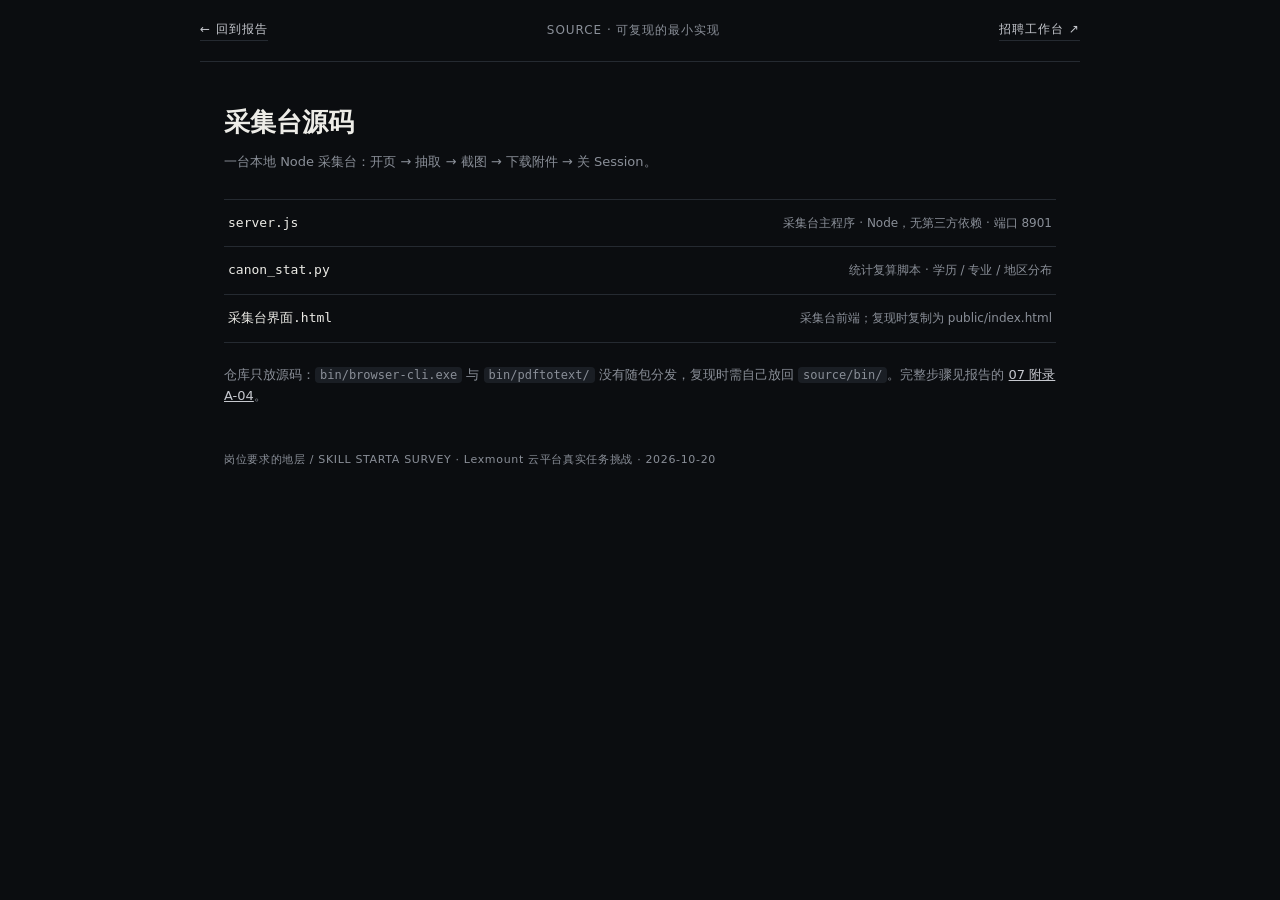
<file: source/index.html>
<!doctype html>
<html lang="zh-CN">
<head>
<meta charset="utf-8">
<meta name="viewport" content="width=device-width, initial-scale=1">
<title>采集台源码 · 岗位要求的地层</title>
<style>
:root{--bg:#0B0D10;--panel:#12151A;--ink:#EDECE7;--ink2:#C6C8CE;--dim:#8A8F98;--line:#252A31;--accent:#E4572E}
*{box-sizing:border-box}
body{margin:0;background:var(--bg);color:var(--ink);font:14px/1.6 "PingFang SC","Microsoft YaHei",system-ui,sans-serif}
header,main,footer{max-width:880px;margin:0 auto;padding:0 24px}
header{display:flex;justify-content:space-between;align-items:center;gap:16px;padding:20px 0;border-bottom:1px solid var(--line);font-size:12px;letter-spacing:.08em;color:var(--dim)}
header a{color:var(--ink2);text-decoration:none;border-bottom:1px solid var(--line);padding-bottom:1px}
header a:hover{color:var(--accent);border-color:var(--accent)}
h1{font-size:26px;margin:40px 0 8px;font-family:Georgia,"Songti SC",serif;font-weight:600}
p.lede{color:var(--dim);font-size:13px;margin:0}
ul.list{list-style:none;padding:0;margin:26px 0 0;border-top:1px solid var(--line)}
ul.list li{border-bottom:1px solid var(--line)}
ul.list li a{display:flex;justify-content:space-between;align-items:baseline;gap:16px;padding:13px 4px;color:var(--ink);text-decoration:none}
ul.list li a:hover{color:var(--accent)}
ul.list .nm{font-family:ui-monospace,Consolas,monospace;font-size:13px}
ul.list .note{color:var(--dim);font-size:12px;text-align:right}
.grid{display:grid;grid-template-columns:repeat(3,1fr);gap:14px;margin-top:26px}
figure{margin:0;background:var(--panel);border:1px solid var(--line);border-radius:8px;overflow:hidden}
figure img{display:block;width:100%;height:170px;object-fit:cover;background:#000}
figcaption{padding:8px 10px;font-size:11px;color:var(--dim);white-space:nowrap;overflow:hidden;text-overflow:ellipsis}
footer{padding:44px 24px 60px;color:var(--dim);font-size:11px;letter-spacing:.06em}
code{background:#1A1E24;padding:1px 5px;border-radius:4px;font-size:12px}
@media(max-width:640px){.grid{grid-template-columns:1fr 1fr}figure img{height:130px}}
</style>
</head>
<body>
<header>
  <a href="../">← 回到报告</a>
  <span>SOURCE · 可复现的最小实现</span>
  <a href="../app/">招聘工作台 ↗</a>
</header>
<main>
  <h1>采集台源码</h1>
  <p class="lede">一台本地 Node 采集台：开页 → 抽取 → 截图 → 下载附件 → 关 Session。</p>
<ul class="list"><li><a href="server.js"><span class="nm">server.js</span><span class="note">采集台主程序 · Node，无第三方依赖 · 端口 8901</span></a></li><li><a href="canon_stat.py"><span class="nm">canon_stat.py</span><span class="note">统计复算脚本 · 学历 / 专业 / 地区分布</span></a></li><li><a href="采集台界面.html"><span class="nm">采集台界面.html</span><span class="note">采集台前端；复现时复制为 public/index.html</span></a></li></ul><p class="lede" style="margin-top:22px">仓库只放源码：<code>bin/browser-cli.exe</code> 与 <code>bin/pdftotext/</code> 没有随包分发，复现时需自己放回 <code>source/bin/</code>。完整步骤见报告的 <a href="../#s07" style="color:var(--ink2)">07 附录 A-04</a>。</p>
</main>
<footer>岗位要求的地层 / SKILL STARTA SURVEY · Lexmount 云平台真实任务挑战 · 2026-10-20</footer>
</body>
</html>
</file>
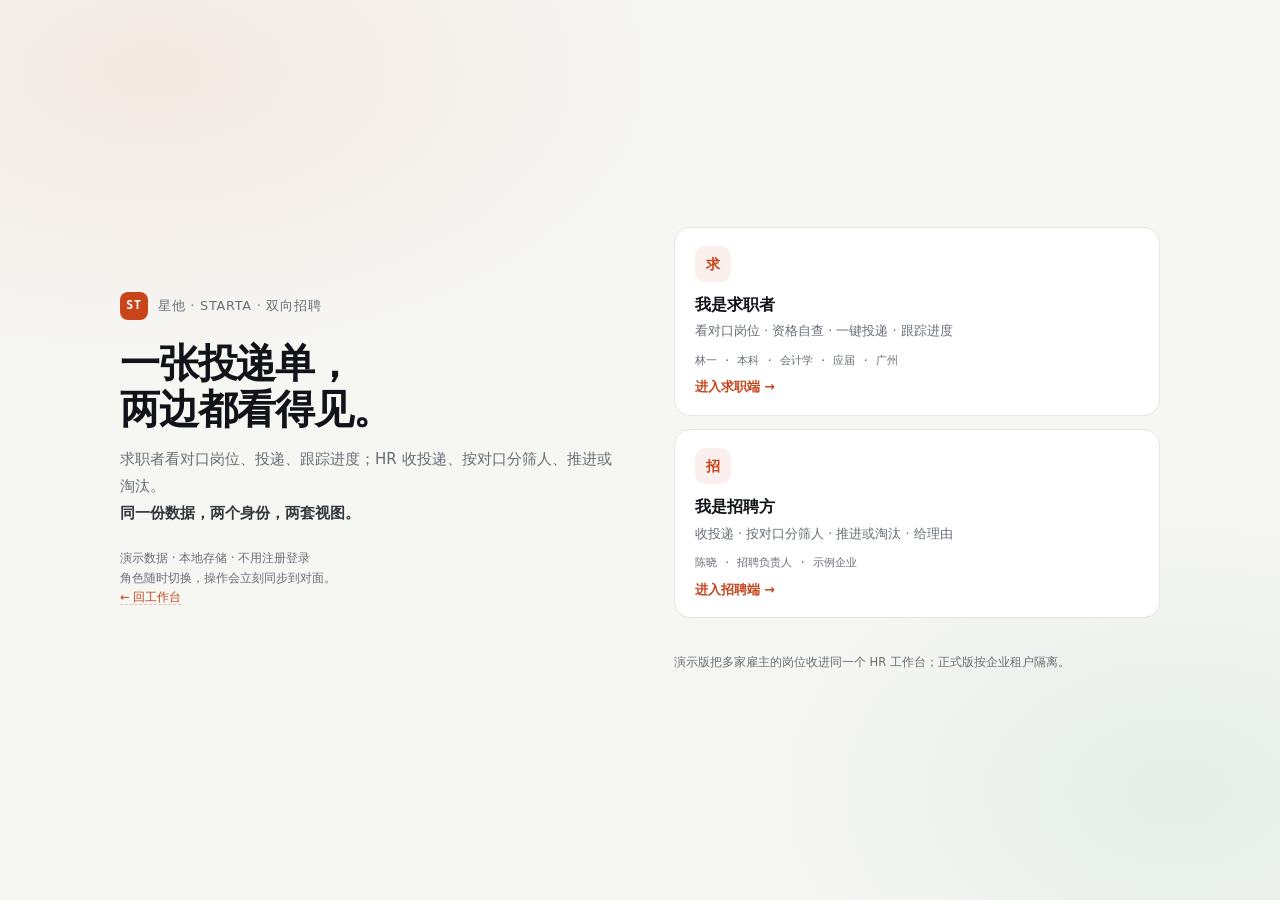
<file: app/双端/index.html>
<!doctype html>
<html lang="zh-CN" data-theme="light">
<head>
<meta charset="utf-8">
<meta name="viewport" content="width=device-width, initial-scale=1">
<title>星他 · 双向招聘（演示）</title>
<meta name="description" content="星他 STARTA 双端招聘演示：一个平台、两扇门、一张投递单。求职者看对口岗位、投递、追踪进度；招聘方收投递、按对口筛选、推进或淘汰。">
<link rel="icon" href="data:image/svg+xml,%3Csvg xmlns='http://www.w3.org/2000/svg' viewBox='0 0 32 32'%3E%3Crect width='32' height='32' rx='8' fill='%23C8451C'/%3E%3Ctext x='16' y='21.5' font-family='ui-monospace,monospace' font-size='12' font-weight='700' fill='%23fff' text-anchor='middle'%3EST%3C/text%3E%3C/svg%3E">
<style>
:root{
  --fs:16px;
  --bg:#F6F6F3; --panel:#FFFFFF; --rail:#FBFBF8; --ink:#111318; --ink2:#33373E;
  --muted:#686D76; --line:#E6E6E0; --line2:#EFEFEA;
  --accent:#C8451C; --accent-soft:rgba(200,69,28,.08); --accent-line:rgba(200,69,28,.32);
  --ok:#1F8A57; --ok-soft:rgba(31,138,87,.10);
  --warn:#8A5A0F; --warn-soft:rgba(138,90,15,.10);
  --bad:#B3261E; --bad-soft:rgba(179,38,30,.08);
  --mono:"IBM Plex Mono","JetBrains Mono",Consolas,"SF Mono",monospace;
  --sans:"Inter","PingFang SC","Microsoft YaHei",system-ui,sans-serif;
  --sh1:0 1px 2px rgba(17,19,24,.05);
  --sh2:0 18px 40px -22px rgba(17,19,24,.34);
  --r:12px;
  color-scheme:light;
}
html[data-theme="dark"]{
  --bg:#0B0D10; --panel:#12151A; --rail:#0E1114; --ink:#EDECE7; --ink2:#C6C8CE;
  --muted:#8A9099; --line:#23272E; --line2:#1B1F25;
  --accent:#F0653B; --accent-soft:rgba(240,101,59,.12); --accent-line:rgba(240,101,59,.34);
  --ok:#4FBE8C; --ok-soft:rgba(79,190,140,.12);
  --warn:#E0A34F; --warn-soft:rgba(224,163,79,.12);
  --bad:#F2857B; --bad-soft:rgba(242,133,123,.10);
  --sh1:0 1px 2px rgba(0,0,0,.5);
  --sh2:0 24px 50px -24px rgba(0,0,0,.8);
  color-scheme:dark;
}
*,*::before,*::after{box-sizing:border-box}
html{font-size:var(--fs);-webkit-text-size-adjust:100%}
body{
  margin:0;background:var(--bg);color:var(--ink);
  font-family:var(--sans);font-size:.94rem;line-height:1.55;
  -webkit-font-smoothing:antialiased;
}
h1,h2,h3,h4,p{margin:0}
button,input,select,textarea{font:inherit;color:inherit}
button{background:none;border:0;cursor:pointer}
a{color:inherit;text-decoration:none}
ul,ol{margin:0;padding:0}
[hidden]{display:none!important}
:focus-visible{outline:2px solid var(--accent);outline-offset:2px;border-radius:6px}
::selection{background:var(--accent);color:#fff}
.num{font-family:var(--mono);font-variant-numeric:tabular-nums}
.muted{color:var(--muted)}
.small{font-size:.78rem}
b,strong{font-weight:600}

/* ---------- 应用骨架 ---------- */
.app{
  display:grid;grid-template-columns:232px minmax(0,1fr);
  grid-template-rows:56px minmax(0,1fr) 30px;height:100vh;
}
.app>.rail{grid-row:1/4;grid-column:1}
.app>.topbar{grid-row:1;grid-column:2}
.app>.main{grid-row:2;grid-column:2}
.app>.statusbar{grid-row:3;grid-column:2}

/* ---------- 侧栏 ---------- */
.rail{
  background:var(--rail);border-right:1px solid var(--line);
  display:flex;flex-direction:column;min-height:0;
}
.logo{display:flex;align-items:center;gap:10px;height:56px;padding:0 18px;border-bottom:1px solid var(--line2);flex:none}
.logo .mark{
  width:24px;height:24px;border-radius:7px;background:var(--accent);color:#fff;
  display:grid;place-items:center;font-family:var(--mono);font-size:.68rem;font-weight:700;flex:none;
}
.logo b{font-size:.92rem;letter-spacing:.02em}
.logo small{display:block;font-family:var(--mono);font-size:.62rem;letter-spacing:.08em;color:var(--muted);margin-top:1px;white-space:nowrap}
.m-brand{display:none;align-items:center;gap:7px;font-size:.85rem;letter-spacing:.02em}
.m-brand .mark{width:22px;height:22px;border-radius:6px;background:var(--accent);color:#fff;display:grid;place-items:center;font-family:var(--mono);font-size:.6rem;font-weight:700;flex:none}
.m-brand b{font-weight:650}
.rail-scroll{overflow:auto;padding:14px 10px;flex:1;min-height:0}
.rail-sec{font-size:.66rem;letter-spacing:.12em;color:var(--muted);padding:0 10px;margin:4px 0 8px}
.navi{display:grid;gap:2px}
.navi button{
  display:flex;align-items:center;gap:10px;width:100%;text-align:left;
  padding:9px 10px;border-radius:8px;color:var(--ink2);font-size:.86rem;
  transition:background .15s,color .15s;
}
.navi button:hover{background:color-mix(in srgb,var(--ink) 4%,transparent)}
.navi button[aria-current="page"]{background:var(--panel);color:var(--ink);box-shadow:var(--sh1);font-weight:600}
.navi button[aria-current="page"] svg{color:var(--accent)}
.navi .ct{margin-left:auto;font-family:var(--mono);font-size:.7rem;color:var(--muted)}
.navi button[aria-current="page"] .ct{color:var(--accent)}
.rail-foot{border-top:1px solid var(--line2);padding:10px;flex:none}
.user{display:flex;align-items:center;gap:9px}
.user .av{width:28px;height:28px;border-radius:50%;background:var(--accent-soft);color:var(--accent);display:grid;place-items:center;font-family:var(--mono);font-size:.7rem;flex:none}
.user .nm{font-size:.8rem;font-weight:600;line-height:1.2}
.user .rl{font-size:.68rem;color:var(--muted);margin-top:2px}

/* ---------- 顶栏 ---------- */
.topbar{
  display:flex;align-items:center;gap:12px;padding:0 18px;
  background:var(--panel);border-bottom:1px solid var(--line);position:relative;z-index:20;
}
.crumb{font-size:.82rem;color:var(--muted);display:flex;align-items:center;gap:6px;white-space:nowrap}
.crumb i{font-style:normal;color:var(--line)}
.crumb b{color:var(--ink);font-weight:600}
.topbar .spacer{flex:1}
.roleSwitch{display:flex;border:1px solid var(--line);border-radius:9px;overflow:hidden;background:var(--bg);padding:2px;gap:2px}
.roleSwitch button{
  padding:6px 12px;border-radius:7px;font-size:.8rem;color:var(--ink2);white-space:nowrap;
}
.roleSwitch button[aria-pressed="true"]{background:var(--panel);color:var(--accent);font-weight:600;box-shadow:var(--sh1)}
.icobtn{
  width:32px;height:32px;display:grid;place-items:center;border-radius:8px;color:var(--ink2);
  border:1px solid transparent;
}
.icobtn:hover{background:color-mix(in srgb,var(--ink) 5%,transparent);border-color:var(--line)}
.divider{width:1px;height:20px;background:var(--line);margin:0 2px}
.backlink{display:none;align-items:center;gap:6px;height:32px;padding:0 10px;border:1px solid var(--line);border-radius:8px;color:var(--ink2);text-decoration:none;font-size:.78rem;white-space:nowrap}
.backlink:hover{border-color:var(--accent-line);color:var(--accent)}
@media (min-width:981px){.topbar .backlink{display:inline-flex}}
@media (max-width:980px){.rail>.backlink{display:inline-flex;position:fixed;left:10px;bottom:14px;z-index:40;margin:0;background:var(--panel);box-shadow:var(--sh2);border-color:var(--line);opacity:.94}}
.emptrow td{padding:30px 14px!important;text-align:center;color:var(--muted);font-size:.82rem}
.landing .fine a{color:var(--accent);text-decoration:none;border-bottom:1px dashed var(--accent-line)}
.mfield input,.mfield textarea{height:38px;border:1px solid var(--line);border-radius:8px;background:var(--bg);padding:0 10px;font-size:.85rem;outline:none;font-family:inherit;color:var(--ink)}
.mfield textarea{height:auto;padding:8px 10px;resize:vertical;line-height:1.5}

/* ---------- 主区 ---------- */
.main{min-height:0;overflow:auto;background:var(--bg)}
.page{max-width:1180px;margin:0 auto;padding:26px 28px 64px}
.page-head{display:flex;align-items:flex-end;justify-content:space-between;gap:16px}
h1{font-size:1.34rem;letter-spacing:-.015em;font-weight:600}
.sub{color:var(--muted);font-size:.85rem;margin-top:6px;line-height:1.65}
.listmeta{display:flex;justify-content:space-between;gap:12px;color:var(--muted);font-size:.76rem;margin:2px 2px 10px}

/* ---------- 按钮 ---------- */
.btn{
  display:inline-flex;align-items:center;justify-content:center;gap:6px;
  border:1px solid var(--line);background:var(--panel);border-radius:8px;
  padding:0 12px;height:34px;font-size:.84rem;font-weight:500;
  transition:background .15s,border-color .15s,transform .1s;white-space:nowrap;
}
.btn:hover{background:color-mix(in srgb,var(--ink) 4%,transparent)}
.btn:active{transform:translateY(1px)}
.btn.primary{background:var(--accent);border-color:var(--accent);color:#fff}
.btn.primary:hover{background:color-mix(in srgb,var(--accent) 88%,#000)}
.btn.ghost{background:transparent}
.btn.danger{color:var(--bad);border-color:color-mix(in srgb,var(--bad) 34%,var(--line))}
.btn.danger:hover{background:var(--bad-soft)}
.btn.sm{height:28px;padding:0 10px;font-size:.78rem;border-radius:7px}
.btn:disabled{opacity:.45;cursor:not-allowed;transform:none}
.btn:disabled:hover{background:var(--panel)}

/* ---------- 徽标 / 标签 ---------- */
.badge{
  display:inline-flex;align-items:center;gap:4px;height:22px;padding:0 8px;border-radius:999px;
  font-size:.7rem;border:1px solid var(--line);color:var(--ink2);background:var(--panel);white-space:nowrap;
}
.badge.ok{color:var(--ok);border-color:color-mix(in srgb,var(--ok) 32%,transparent);background:var(--ok-soft)}
.badge.warn{color:var(--warn);border-color:color-mix(in srgb,var(--warn) 34%,transparent);background:var(--warn-soft)}
.badge.bad{color:var(--bad);border-color:color-mix(in srgb,var(--bad) 30%,transparent);background:var(--bad-soft)}
.badge.accent{color:var(--accent);border-color:var(--accent-line);background:var(--accent-soft)}
.badge.flat{background:transparent}

/* ---------- KPI ---------- */
.kpis{display:grid;grid-template-columns:repeat(4,minmax(0,1fr));gap:10px;margin:16px 0 14px}
.kpis.k6{grid-template-columns:repeat(6,minmax(0,1fr))}
@media (max-width:1180px){.kpis.k6{grid-template-columns:repeat(3,minmax(0,1fr))}}
@media (max-width:640px){.kpis.k6{grid-template-columns:repeat(2,minmax(0,1fr))}}
.kpi{
  text-align:left;background:var(--panel);border:1px solid var(--line);border-radius:12px;
  padding:13px 15px;transition:border-color .15s,box-shadow .15s;
}
.kpi:hover{border-color:var(--accent-line);box-shadow:var(--sh1)}
.kpi .lb{font-size:.72rem;letter-spacing:.04em;color:var(--muted)}
.kpi .v{font-size:1.5rem;font-weight:650;margin-top:2px;font-family:var(--mono);letter-spacing:-.02em}
.kpi .ft{font-size:.7rem;color:var(--muted);margin-top:1px}
.kpi .v i{font-style:normal;font-size:.74rem;color:var(--muted);margin-left:3px;font-weight:400}

/* ---------- 画像条 ---------- */
.pstrip{
  display:flex;align-items:center;gap:12px;background:var(--panel);border:1px solid var(--line);
  border-radius:12px;padding:10px 14px;margin:14px 0 4px;flex-wrap:wrap;
}
.pav{width:34px;height:34px;border-radius:9px;background:var(--accent-soft);color:var(--accent);display:grid;place-items:center;font-weight:700;flex:none}
.pinfo b{display:block;font-size:.88rem;line-height:1.3}
.pinfo span{font-size:.76rem;color:var(--muted)}
.ptags{margin-left:auto;display:flex;gap:6px;flex-wrap:wrap;font-size:.72rem;color:var(--muted)}
.ptags span{border:1px solid var(--line);border-radius:999px;padding:2px 8px;background:var(--bg)}

/* ---------- 工具栏 ---------- */
.toolbar{display:flex;align-items:center;gap:10px;flex-wrap:wrap;margin:14px 0 12px}
.search{
  display:flex;align-items:center;gap:8px;background:var(--panel);border:1px solid var(--line);
  border-radius:9px;padding:0 10px;height:36px;min-width:200px;flex:1 1 240px;max-width:360px;
}
.search svg{color:var(--muted);flex:none}
.search input{border:0;background:none;outline:none;width:100%;font-size:.84rem;min-width:0}
.search:focus-within{border-color:var(--accent-line);box-shadow:0 0 0 3px var(--accent-soft);background:var(--panel)}
.chips{display:flex;gap:6px;flex-wrap:wrap}
.chip{
  height:32px;padding:0 12px;border:1px solid var(--line);background:var(--panel);
  border-radius:999px;font-size:.8rem;color:var(--ink2);white-space:nowrap;
}
.chip:hover{border-color:var(--accent-line)}
.chip.on{background:var(--accent-soft);border-color:var(--accent-line);color:var(--accent);font-weight:600}
.sel{
  height:36px;border:1px solid var(--line);background:var(--panel);border-radius:9px;
  padding:0 30px 0 10px;font-size:.82rem;appearance:none;
  background-image:url("data:image/svg+xml,%3Csvg xmlns='http://www.w3.org/2000/svg' width='12' height='12' viewBox='0 0 24 24' fill='none' stroke='%23686D76' stroke-width='2'%3E%3Cpath d='m6 9 6 6 6-6'/%3E%3C/svg%3E");
  background-repeat:no-repeat;background-position:right 10px center;
}

/* ---------- 岗位卡片 ---------- */
.pool{display:grid;gap:10px}
.jobcard{
  display:grid;grid-template-columns:minmax(0,1fr) 132px;gap:18px;
  background:var(--panel);border:1px solid var(--line);border-radius:14px;padding:16px 18px;
  cursor:pointer;transition:border-color .15s,box-shadow .15s;position:relative;
}
.jobcard:hover{border-color:var(--accent-line);box-shadow:var(--sh2)}
.jobcard.no{background:color-mix(in srgb,var(--panel) 88%,var(--bg))}
.jobcard.no:hover{border-color:var(--line)}
.j-badges{display:flex;gap:6px;flex-wrap:wrap;margin-bottom:7px}
.j-title{font-size:1.02rem;letter-spacing:-.01em;line-height:1.35}
.j-title b{font-weight:650}
.title-link{display:block;width:100%;text-align:left;font:inherit;letter-spacing:inherit;line-height:inherit;color:inherit;background:none;border:0;padding:0;cursor:pointer}
.title-link:hover b{color:var(--accent)}
.j-reqline{font-size:.79rem;color:var(--ink2);margin-top:6px;display:flex;flex-wrap:wrap;gap:6px;align-items:center}
.j-reqline i{font-style:normal;color:var(--line)}
.j-desc{
  font-size:.8rem;color:var(--muted);margin-top:8px;line-height:1.55;
  display:-webkit-box;-webkit-line-clamp:2;-webkit-box-orient:vertical;overflow:hidden;
}
.j-foot{font-size:.73rem;color:var(--muted);margin-top:9px;display:flex;gap:8px;flex-wrap:wrap;align-items:center}
.j-foot .hot{color:var(--warn)}
.j-side{display:flex;flex-direction:column;align-items:center;justify-content:center;gap:7px;border-left:1px dashed var(--line);padding-left:16px}
.ringlb{font-size:.68rem;color:var(--muted)}
.ring{position:relative;width:58px;height:58px;display:grid;place-items:center;flex:none}
.ring svg{position:absolute;inset:0;width:100%;height:100%;transform:rotate(-90deg)}
.ring .rg{fill:none;stroke:var(--line2);stroke-width:4}
.ring .rf{fill:none;stroke:var(--ok);stroke-width:4;stroke-linecap:round}
.ring.mid .rf{stroke:var(--accent)}
.ring.low .rf{stroke:var(--warn)}
.ring b{font-family:var(--mono);font-size:.95rem;position:relative}
.ring.na{border:1px dashed var(--line);border-radius:50%}
.ring.na b{color:var(--muted);font-size:1rem}

/* ---------- 空状态 ---------- */
.empty{
  background:var(--panel);border:1px dashed var(--line);border-radius:14px;
  padding:46px 24px;text-align:center;color:var(--muted);
}
.empty .eic{
  width:44px;height:44px;border-radius:12px;background:var(--accent-soft);color:var(--accent);
  display:grid;place-items:center;margin:0 auto 12px;font-weight:700;
}
.empty h3{color:var(--ink);font-size:.98rem;margin-bottom:6px}
.empty p{font-size:.82rem;line-height:1.6}
.empty .btn{margin-top:14px}

/* ---------- 我的投递 ---------- */
.appcard{background:var(--panel);border:1px solid var(--line);border-radius:14px;padding:16px 18px}
.app-head{display:flex;align-items:flex-start;gap:12px;justify-content:space-between}
.app-job{font-size:1rem;font-weight:600;line-height:1.35}
.app-meta{font-size:.77rem;color:var(--muted);margin-top:4px;display:flex;gap:7px;flex-wrap:wrap;align-items:center}
.app-meta i{font-style:normal;color:var(--line)}
.progress{height:5px;border-radius:999px;background:var(--line2);margin:16px 0 6px;overflow:hidden}
.progress i{display:block;height:100%;background:var(--accent);border-radius:999px;transition:width .4s}
.progress.ok i{background:var(--ok)}
.progress.fail i{background:var(--bad)}
.plabels{display:flex;justify-content:space-between;font-size:.7rem;color:var(--muted)}
.plabels span.on{color:var(--ink2);font-weight:600}
.rejectbox{
  margin-top:14px;border:1px solid color-mix(in srgb,var(--bad) 24%,var(--line));
  background:var(--bad-soft);border-radius:10px;padding:10px 12px;
}
.rejectbox b{color:var(--bad);font-size:.8rem}
.rejectbox span{font-size:.8rem;margin-left:6px}
.rejectbox p{font-size:.74rem;color:var(--muted);margin-top:3px}
.app-foot{display:flex;align-items:center;gap:10px;flex-wrap:wrap;margin-top:14px;padding-top:11px;border-top:1px dashed var(--line);font-size:.73rem;color:var(--muted)}
.app-acts{display:flex;gap:7px;margin-left:auto}
.app-acts .btn{margin-left:0}

/* ---------- 画像表单 ---------- */
.card{background:var(--panel);border:1px solid var(--line);border-radius:14px;padding:18px 20px}
.card+.card{margin-top:12px}
.form-grid{display:grid;grid-template-columns:repeat(2,minmax(0,1fr));gap:14px 18px}
.field{display:flex;flex-direction:column;gap:6px;font-size:.8rem;color:var(--ink2)}
.field>span{font-size:.75rem;color:var(--muted)}
.field input,.field select{
  height:38px;border:1px solid var(--line);border-radius:8px;background:var(--bg);
  padding:0 10px;font-size:.85rem;outline:none;width:100%;
}
.field input:focus,.field select:focus{border-color:var(--accent-line);box-shadow:0 0 0 3px var(--accent-soft)}
.skills-field{margin-top:16px}
.skillbox{display:flex;flex-wrap:wrap;gap:8px;margin-top:2px}
.skillbox label{
  display:inline-flex;align-items:center;gap:6px;border:1px solid var(--line);border-radius:999px;
  padding:5px 11px;font-size:.78rem;background:var(--bg);cursor:pointer;
}
.skillbox label:has(input:checked){border-color:var(--accent-line);background:var(--accent-soft);color:var(--accent)}
.skillbox input{accent-color:var(--accent);margin:0}
.form-foot{display:flex;align-items:center;gap:12px;flex-wrap:wrap;margin-top:18px;padding-top:14px;border-top:1px dashed var(--line)}
.note{font-size:.79rem;color:var(--muted);line-height:1.7}
.note b{color:var(--ink2)}

/* ---------- 招聘方 ---------- */
.candcard{background:var(--panel);border:1px solid var(--line);border-radius:14px;padding:14px 16px;cursor:pointer;transition:border-color .15s,box-shadow .15s}
.candcard:hover{border-color:var(--accent-line);box-shadow:var(--sh2)}
.cand-head{display:flex;align-items:center;gap:11px}
.avatar{width:38px;height:38px;border-radius:50%;background:var(--accent-soft);color:var(--accent);display:grid;place-items:center;font-weight:650;flex:none}
.cand-id b{font-size:.92rem;line-height:1.3;display:block}
.name-link{display:block;font:inherit;font-weight:600;font-size:.92rem;line-height:1.3;text-align:left;color:inherit;background:none;border:0;padding:0;cursor:pointer}
.name-link:hover{color:var(--accent)}
.cand-id span{font-size:.75rem;color:var(--muted)}
.cand-score{margin-left:auto;display:flex;align-items:center;gap:8px}
.cand-job{font-size:.8rem;color:var(--ink2);margin-top:11px}
.cand-job b{font-weight:600}
.cand-job .badge{margin-left:6px}
.cand-checks{display:flex;gap:10px;flex-wrap:wrap;font-size:.74rem;color:var(--muted);margin-top:6px}
.cand-checks .y{color:var(--ok)}
.cand-checks .n{color:var(--bad)}
.cand-foot{display:flex;align-items:center;justify-content:space-between;gap:10px;flex-wrap:wrap;margin-top:11px;padding-top:10px;border-top:1px dashed var(--line)}
.cand-foot .time{font-size:.72rem;color:var(--muted)}
.cand-acts{display:flex;gap:7px;flex-wrap:wrap}
.reasonline{font-size:.74rem;color:var(--bad);margin-top:6px}

/* ---------- 漏斗 ---------- */
.frows{display:grid;gap:10px;margin-top:14px}
.frow{display:grid;grid-template-columns:90px minmax(0,1fr) 44px;align-items:center;gap:12px;font-size:.82rem}
.frow .ftrack{height:24px;background:var(--bg);border-radius:7px;overflow:hidden;border:1px solid var(--line2)}
.frow .ftrack i{display:block;height:100%;background:var(--accent);border-radius:6px;transition:width .4s}
.frow .ftrack i.ok{background:var(--ok)}
.frow .ftrack i.warn{background:var(--warn)}
.frow b{font-family:var(--mono);font-size:.9rem;text-align:right}
.frow .lb{color:var(--ink2)}
.reasons{display:grid;gap:8px;margin-top:10px}
.rrow{display:grid;grid-template-columns:120px minmax(0,1fr) 30px;align-items:center;gap:12px;font-size:.8rem}
.rrow .rtrack{height:8px;background:var(--line2);border-radius:99px;overflow:hidden}
.rrow .rtrack i{display:block;height:100%;background:var(--bad);border-radius:99px}
.rrow b{font-family:var(--mono);font-size:.8rem;text-align:right}

/* ---------- 表格 ---------- */
.tablewrap{background:var(--panel);border:1px solid var(--line);border-radius:14px;overflow:auto;margin-top:14px}
table{border-collapse:collapse;width:100%;min-width:760px}
thead th{
  text-align:left;font-size:.71rem;letter-spacing:.04em;color:var(--muted);font-weight:500;
  padding:11px 14px;border-bottom:1px solid var(--line);background:var(--rail);white-space:nowrap;
}
tbody td{padding:11px 14px;border-bottom:1px solid var(--line2);font-size:.8rem;vertical-align:middle}
tbody tr:last-child td{border-bottom:0}
tbody tr:hover{background:color-mix(in srgb,var(--ink) 2.5%,transparent)}
td .dim{color:var(--muted);font-size:.74rem}
td.num{font-family:var(--mono);text-align:right}
.tdv{display:block}
.tdv .dim{display:block;margin-top:2px}

/* ---------- 抽屉 ---------- */
.scrim{position:fixed;inset:0;background:rgba(10,12,16,.34);z-index:60}
.drawer{
  position:fixed;top:0;right:0;bottom:0;width:min(480px,94vw);background:var(--panel);
  border-left:1px solid var(--line);box-shadow:var(--sh2);z-index:70;
  transform:translateX(102%);transition:transform .22s ease;display:flex;flex-direction:column;
}
.drawer.open{transform:none}
.dhead{padding:18px 20px 15px;border-bottom:1px solid var(--line);display:flex;gap:12px;align-items:flex-start}
.dhead h2{font-size:1.06rem;line-height:1.35}
.dhead .who{display:flex;align-items:center;gap:11px}
.dhead .icobtn{margin-left:auto;flex:none}
.dbody{padding:16px 20px;overflow:auto;flex:1;display:flex;flex-direction:column;gap:16px}
.dfoot{padding:13px 20px;border-top:1px solid var(--line);display:flex;gap:9px;align-items:center;flex-wrap:wrap}
.dfoot .btn{flex:1}
.dgrid{display:grid;grid-template-columns:repeat(2,minmax(0,1fr));gap:10px 16px}
.dgrid div{font-size:.76rem;color:var(--muted)}
.dgrid b{display:block;font-size:.83rem;color:var(--ink);font-weight:600;margin-top:2px}
.dsec{font-size:.75rem;letter-spacing:.05em;color:var(--muted);border-bottom:1px solid var(--line2);padding-bottom:6px}
.dtext{font-size:.82rem;color:var(--ink2);line-height:1.7}
.scoretop{display:flex;justify-content:space-between;align-items:baseline;font-size:.8rem;margin-bottom:8px}
.scoretop b{font-size:1.2rem;font-family:var(--mono)}
.brow{display:grid;grid-template-columns:52px minmax(0,1fr) 52px 16px;align-items:center;gap:8px;font-size:.75rem;margin-top:7px}
.brow .bl{color:var(--ink2)}
.brow .bt{height:6px;background:var(--line2);border-radius:99px;overflow:hidden}
.brow .bt i{display:block;height:100%;background:var(--ok);border-radius:99px}
.brow .bt i.fail{background:var(--bad)}
.brow .bv{font-family:var(--mono);font-size:.72rem;color:var(--muted);text-align:right}
.brow .bc{font-size:.76rem}
.brow .bc.ok{color:var(--ok)}
.brow .bc.no{color:var(--bad)}
.tl{display:grid;gap:0}
.tli{display:grid;grid-template-columns:14px minmax(0,1fr);gap:9px;position:relative;padding-bottom:13px}
.tli:last-child{padding-bottom:0}
.tli:not(:last-child)::before{content:"";position:absolute;left:5px;top:12px;bottom:0;width:1px;background:var(--line)}
.tdot{width:9px;height:9px;border-radius:50%;background:var(--ok);margin-top:4px;z-index:1}
.tli.bad .tdot{background:var(--bad)}
.tli b{font-size:.79rem;font-weight:600}
.tli span{font-size:.71rem;color:var(--muted);margin-left:7px}
.tli p{font-size:.74rem;color:var(--bad);margin-top:2px}
.dnote{font-size:.75rem;color:var(--muted);line-height:1.6;background:var(--bg);border-radius:9px;padding:10px 12px}
.snap{background:var(--bg);border:1px solid var(--line2);border-radius:10px;padding:11px 12px}
.snap-grid{display:grid;grid-template-columns:1fr 1fr;gap:8px 14px}
.snap-grid div{font-size:.71rem;color:var(--muted)}
.snap-grid b{display:block;font-size:.8rem;color:var(--ink);font-weight:600;margin-top:1px}
.snap .tags{display:flex;gap:6px;flex-wrap:wrap;margin-top:9px}
.snap .tags span{font-size:.71rem;border:1px solid var(--line);border-radius:999px;padding:2px 8px;background:var(--panel)}
.snapnote{font-size:.7rem;color:var(--muted);margin-top:8px;line-height:1.55}
.note-accent{color:var(--accent);font-weight:600}

/* ---------- 弹窗 ---------- */
.modal{position:fixed;inset:0;z-index:80;display:grid;place-items:center;background:rgba(10,12,16,.46);padding:20px}
.modal-card{
  background:var(--panel);border:1px solid var(--line);border-radius:16px;
  max-width:466px;width:100%;padding:22px 22px 18px;box-shadow:var(--sh2);max-height:90vh;overflow:auto;
}
.modal-card h2{font-size:1.06rem;margin-bottom:8px}
.modal-card p{font-size:.83rem;color:var(--ink2);line-height:1.65}
.mtext{margin-top:6px}
.mfoot{display:flex;justify-content:flex-end;gap:9px;margin-top:18px}
.mhead{display:flex;align-items:center;gap:8px;flex-wrap:wrap}
.mhead h2{margin:0}
.kv{display:flex;justify-content:space-between;gap:12px;font-size:.8rem;padding:8px 0;border-bottom:1px dashed var(--line2)}
.kv:last-of-type{border-bottom:0}
.kv span{color:var(--muted)}
.kv b{font-weight:600;text-align:right}
.mfield{display:flex;flex-direction:column;gap:6px;margin-top:14px;font-size:.78rem;color:var(--muted)}
.mfield select{height:38px;border:1px solid var(--line);border-radius:8px;background:var(--bg);padding:0 10px;font-size:.85rem;outline:none}
.steps{margin:12px 0 0;padding-left:20px;display:grid;gap:8px;font-size:.83rem;color:var(--ink2);line-height:1.6}
.steps b{color:var(--accent);font-family:var(--mono);font-size:.78rem;margin-right:4px}

/* ---------- 编制岗轻闭环 / 抽屉双视角（B组 v0.5） ---------- */
.govstatus{display:flex;gap:7px;flex-wrap:wrap;margin:11px 0 3px}
.govstatus span{font-size:.73rem;border:1px solid var(--line);border-radius:999px;padding:3px 9px;background:var(--bg);color:var(--ink2);line-height:1.5}
.govstatus span.hot{color:var(--bad);border-color:var(--bad);background:var(--bad-soft)}
.govstatus span.ok{color:var(--ok);border-color:var(--ok);background:var(--ok-soft)}
.mats{margin:8px 0 0;padding-left:18px;display:grid;gap:5px;font-size:.79rem;color:var(--ink2);line-height:1.55}
.mats li::marker{color:var(--muted)}
.seg{display:inline-flex;background:var(--bg);border:1px solid var(--line);border-radius:999px;padding:3px;gap:2px}
.seg button{border:0;background:transparent;font:inherit;font-size:.75rem;color:var(--muted);padding:5px 12px;border-radius:999px;cursor:pointer;white-space:nowrap;min-height:28px}
.seg button[aria-pressed="true"]{background:var(--panel);color:var(--ink);box-shadow:var(--sh1);font-weight:600}
.seg button:hover{color:var(--ink)}
.dvbar{padding:9px 20px;border-bottom:1px solid var(--line2);display:flex;align-items:center;gap:10px;flex-wrap:wrap;background:var(--rail)}
.mirror{display:flex;flex-direction:column;gap:12px}

/* ---------- 落地页 ---------- */
.landing{
  position:fixed;inset:0;z-index:95;overflow:auto;display:grid;place-items:center;padding:36px 22px;
  background:
    radial-gradient(820px 460px at 12% 8%,var(--accent-soft),transparent 62%),
    radial-gradient(620px 420px at 92% 88%,color-mix(in srgb,var(--ok) 8%,transparent),transparent 65%),
    var(--bg);
}
.landing-inner{width:min(1040px,100%);display:grid;grid-template-columns:1.02fr .98fr;gap:48px;align-items:center}
.brandline{display:flex;align-items:center;gap:10px;font-size:.8rem;color:var(--muted);letter-spacing:.06em}
.brandline .mark{width:28px;height:28px;border-radius:8px;background:var(--accent);color:#fff;display:grid;place-items:center;font-family:var(--mono);font-size:.72rem;font-weight:700}
.landing h1{font-size:clamp(1.8rem,3.1vw,2.7rem);line-height:1.16;letter-spacing:-.03em;margin:20px 0 14px;font-weight:650}
.landing h1 em{font-style:normal;color:var(--accent)}
.lead{color:var(--muted);font-size:.94rem;line-height:1.8}
.lead b{color:var(--ink2);font-weight:600}
.landing .fine{margin-top:22px;font-size:.72rem;color:var(--muted);line-height:1.7}
.rolecards{display:grid;gap:13px}
.rolecard{
  display:block;text-align:left;background:var(--panel);border:1px solid var(--line);
  border-radius:16px;padding:18px 20px;transition:border-color .15s,transform .15s,box-shadow .15s;
}
.rolecard:hover{border-color:var(--accent-line);transform:translateY(-1px);box-shadow:var(--sh2)}
.rc-icon{width:36px;height:36px;border-radius:10px;background:var(--accent-soft);color:var(--accent);display:grid;place-items:center;font-weight:700;font-size:.9rem;margin-bottom:10px}
.rc-h{display:block;font-size:1.02rem;font-weight:600;margin-bottom:4px}
.rc-p{display:block;font-size:.8rem;color:var(--muted);line-height:1.6}
.rc-user{display:block;font-size:.71rem;color:var(--muted);font-family:var(--mono);margin-top:10px}
.rc-go{display:block;font-size:.8rem;color:var(--accent);font-weight:600;margin-top:8px}

/* ---------- 状态栏 / toast ---------- */
.statusbar{
  display:flex;align-items:center;justify-content:space-between;gap:14px;
  padding:0 16px;border-top:1px solid var(--line);background:var(--rail);
  font-size:.71rem;color:var(--muted);white-space:nowrap;overflow:hidden;
}
.toast{
  position:fixed;left:50%;bottom:26px;transform:translate(-50%,12px);
  background:var(--ink);color:var(--bg);border-radius:10px;padding:10px 16px;
  font-size:.8rem;box-shadow:var(--sh2);opacity:0;pointer-events:none;
  transition:opacity .2s,transform .2s;z-index:120;max-width:min(92vw,560px);
}
.toast.show{opacity:1;transform:translate(-50%,0);pointer-events:auto}
.toast-act{
  margin-left:10px;padding:3px 9px;border:1px solid color-mix(in srgb,var(--bg) 42%,transparent);
  border-radius:6px;background:transparent;color:var(--bg);font-size:.75rem;font-weight:600;
}
.toast-act:hover{background:color-mix(in srgb,var(--bg) 14%,transparent)}

/* ---------- 响应式 ---------- */
@media (max-width:980px){
  .app{grid-template-columns:minmax(0,1fr);grid-template-rows:auto auto minmax(0,1fr)}
  .app>.rail{grid-row:2;grid-column:1;flex-direction:row;align-items:center;border-right:0;border-bottom:1px solid var(--line);min-height:0}
  .app>.topbar{grid-row:1;grid-column:1}
  .app>.main{grid-row:3;grid-column:1}
  .app>.statusbar{display:none}
  .rail .logo{display:none}
  .rail-sec{display:none}
  .m-brand{display:flex}
  .rail-scroll{display:flex;flex:1;padding:8px 10px;overflow:auto}
  .navi{display:flex;gap:4px}
  .navi button{padding:8px 12px;white-space:nowrap}
  .rail-foot{display:none}
  .page{padding:18px 14px 48px}
  .kpis{grid-template-columns:repeat(2,minmax(0,1fr))}
  .jobcard{grid-template-columns:1fr}
  .j-side{flex-direction:row;align-items:center;justify-content:space-between;border-left:0;border-top:1px dashed var(--line);padding:10px 0 0}
  .topbar{padding:6px 12px;gap:8px;min-height:56px;flex-wrap:wrap;row-gap:6px;align-content:center}
  .topbar .spacer{display:none}
  .crumb{display:none}
  .listmeta{flex-direction:column;gap:2px}
  .landing-inner{grid-template-columns:1fr;gap:26px}
  .landing{align-items:start;padding:26px 16px}
  .drawer{width:100%}
  .form-grid{grid-template-columns:1fr}
  .dgrid{grid-template-columns:1fr 1fr}
}
@media (max-width:640px){
  .tablewrap{overflow:visible;border:0;background:transparent;margin-top:10px}
  table{min-width:0;display:block;border-collapse:separate}
  thead{display:none}
  tbody{display:grid;gap:10px}
  tbody tr{display:grid;background:var(--panel);border:1px solid var(--line);border-radius:12px;padding:4px 12px}
  tbody tr:hover{background:var(--panel)}
  tbody td{display:grid;grid-template-columns:74px minmax(0,1fr);gap:10px;align-items:baseline;padding:8px 0;border-bottom:1px dashed var(--line2);text-align:right;font-size:.8rem}
  tbody td:last-child{border-bottom:0}
  tbody td::before{content:attr(data-label);color:var(--muted);font-size:.73rem;text-align:left}
  tbody td.num{font-family:var(--mono)}
  .tdv{display:flex;flex-direction:column;align-items:flex-end;gap:2px;min-width:0}
  .tdv .dim{font-size:.72rem}
}
/* ---------- v0.4 修订 ---------- */
:root{--on-accent:#FFFFFF}
html[data-theme="dark"]{--on-accent:#180B05}
::selection{color:var(--on-accent)}
.btn.primary{color:var(--on-accent)}
.brandline .mark,.logo .mark,.m-brand .mark{color:var(--on-accent)}
select{
  -webkit-appearance:none;appearance:none;
  background-image:url("data:image/svg+xml,%3Csvg xmlns='http://www.w3.org/2000/svg' width='12' height='12' viewBox='0 0 24 24' fill='none' stroke='%23686D76' stroke-width='2.2' stroke-linecap='round' stroke-linejoin='round'%3E%3Cpath d='m6 9 6 6 6-6'/%3E%3C/svg%3E");
  background-repeat:no-repeat;background-position:right 9px center;padding-right:26px;
}
html[data-theme="dark"] select{
  background-image:url("data:image/svg+xml,%3Csvg xmlns='http://www.w3.org/2000/svg' width='12' height='12' viewBox='0 0 24 24' fill='none' stroke='%238A9099' stroke-width='2.2' stroke-linecap='round' stroke-linejoin='round'%3E%3Cpath d='m6 9 6 6 6-6'/%3E%3C/svg%3E");
}
.mfield input:focus,.mfield textarea:focus,.mfield select:focus{
  border-color:var(--accent-line);box-shadow:0 0 0 3px var(--accent-soft);
}
button:focus-visible,a:focus-visible,input:focus-visible,select:focus-visible,textarea:focus-visible{
  outline:2px solid var(--accent);outline-offset:2px;
}
a.ext{color:var(--accent);text-decoration:none;border-bottom:1px dashed color-mix(in srgb,var(--accent) 45%,transparent)}
a.ext:hover{background:var(--accent-soft)}
.frow{grid-template-columns:90px minmax(0,1fr) 44px 52px}
.fpct{font-family:var(--mono);font-size:.76rem;color:var(--muted);text-align:right}
@media (max-width:640px){
  .icobtn{width:40px;height:40px}
  .navi button{min-height:40px}
  .chip{min-height:34px;padding:6px 12px}
  .btn.sm{min-height:36px}
  .pstrip{padding:10px 12px;gap:8px;margin-top:12px}
  .pstrip .ptags{display:none}
  .kpis{gap:8px;margin-top:12px}
  .kpi{padding:11px 12px}
  .kpi .v{font-size:1.55rem}
  .jobcard{padding:13px 12px}
}
/* ---------- 门槛调整 ---------- */
.reqbtn{display:inline-flex;align-items:center;gap:6px;padding:4px 9px;border:1px solid var(--line);border-radius:8px;background:var(--panel);color:var(--ink);font-size:.8rem;line-height:1.4}
.reqbtn:hover{border-color:var(--accent);color:var(--accent)}
.reqbtn .rd{font-size:.64rem;letter-spacing:.02em;color:var(--muted);border:1px solid var(--line);border-radius:5px;padding:0 4px}
.reqbtn:hover .rd{color:var(--accent);border-color:currentColor}
.reqbtn.changed{border-color:var(--accent-line);background:var(--accent-soft)}
.reqbtn.changed .rd{background:var(--accent);color:var(--on-accent);border-color:transparent}
.reqpreview{margin-top:14px;padding:12px 14px;border:1px solid var(--line);border-radius:10px;font-size:.84rem;line-height:1.7}
.reqpreview b{font-size:1.15rem;font-family:var(--mono);font-variant-numeric:tabular-nums}
.reqpreview .up{color:var(--ok);font-weight:600}
.reqpreview .down{color:var(--bad);font-weight:600}
.btip{display:block;margin:3px 0 6px 60px;font-size:.72rem;line-height:1.5;padding:4px 9px;border-radius:7px;background:var(--accent-soft);color:var(--fg)}
.btip.no{background:var(--bad-soft);color:var(--bad)}
.claimbox{display:flex;flex-wrap:wrap;gap:8px;margin:10px 0}
.claimbox label{display:inline-flex;align-items:center;gap:6px;padding:6px 10px;border:1px solid var(--line);border-radius:8px;font-size:.82rem;cursor:pointer}
.claimbox label:has(input:checked){border-color:var(--accent);background:var(--accent-soft)}
/* v0.6 · 门槛建议 */
.sugs{display:flex;flex-direction:column;gap:8px;margin-top:8px}
.sug{display:flex;align-items:center;gap:14px;padding:11px 13px;border:1px solid var(--line);border-radius:10px;background:var(--panel)}
.sug-main{display:flex;flex-direction:column;gap:3px;min-width:0;flex:1}
.sug-main b{font-size:.85rem}
.sug-change{font-size:.8rem;color:var(--ink2)}
.sug-change b{color:var(--accent)}
.sug-why{font-size:.72rem;color:var(--muted)}
/* v0.7 · 面试安排 */
.mrow{display:grid;grid-template-columns:1fr 1fr;gap:10px}
.ivbox{display:flex;align-items:center;gap:12px;padding:11px 13px;border:1px solid var(--line);border-radius:10px;background:var(--panel)}
.ivbox.empty{justify-content:space-between;color:var(--muted);font-size:.82rem}
.ivmain{display:flex;flex-direction:column;gap:2px;min-width:0;flex:1;font-size:.82rem;color:var(--ink2)}
.ivmain b{font-size:.92rem;color:var(--ink)}
.ivmain p{margin:3px 0 0;color:var(--muted)}
@media (max-width:640px){.mrow{grid-template-columns:1fr}}
/* v0.9 · 多轮面试 */
.ivbox.col{flex-direction:column;align-items:stretch;gap:6px;padding:10px 13px}
.ivrow{display:flex;gap:10px;align-items:flex-start;padding:8px 0;border-top:1px solid var(--line2)}
.ivrow:first-child{border-top:0;padding-top:0}
.ivno{font-size:.72rem;color:var(--muted);min-width:42px;padding-top:2px;font-variant-numeric:tabular-nums}
.ivmain{flex:1;min-width:0;display:flex;flex-direction:column;gap:2px}
.ivfb{color:var(--muted)}
.ivbox.col .btn{align-self:flex-start;margin-top:4px}
/* v0.8 · 面评 */
.revbox{border:1px solid var(--line);border-radius:10px;padding:12px 14px;background:var(--panel);display:flex;flex-direction:column;gap:10px}
.revbox.empty{flex-direction:row;align-items:center;justify-content:space-between;gap:12px;background:transparent;border-style:dashed;color:var(--muted);font-size:.82rem}
.revhead{display:flex;align-items:center;justify-content:space-between;gap:10px;flex-wrap:wrap}
.revhead b{font-size:.9rem}
.rvscore{font-size:.72rem;color:var(--muted);font-variant-numeric:tabular-nums}
.rvnote{margin:0;font-size:.82rem;line-height:1.65;color:var(--ink2)}
.revbox .btn{align-self:flex-start}
.upbar{display:flex;gap:10px;align-items:center;flex-wrap:wrap;padding:10px 14px 10px 16px;border:1px solid var(--line);border-radius:10px;background:var(--panel);font-size:.86rem;color:var(--ink2);line-height:1.5;box-shadow:inset 3px 0 0 var(--accent)}
.upbar b{color:var(--ink);font-weight:600}
.upbar span{min-width:0}
.ivbox.col{align-items:stretch}
.ivbox .btn{align-self:flex-start}
.ivbox.col>.btn{align-self:stretch;text-align:center;justify-content:center}
.ivhist{margin:6px 0 0;font-size:.78rem;color:var(--warn);line-height:1.5}
.ivres{margin-left:0;vertical-align:1px;align-self:flex-start}
.ivhint{margin:4px 0 0;font-size:.8rem;color:var(--ok);line-height:1.55}
.ivhint.bad{color:var(--bad)}
.ivacts{display:flex;flex-direction:column;gap:6px;align-items:flex-end}
.pbox{display:flex;flex-direction:column;gap:8px}
.prow{display:grid;grid-template-columns:1fr 96px 92px;gap:8px;align-items:center}
.prow input,.prow select{width:100%;height:36px;padding:0 9px;border:1px solid var(--line);border-radius:8px;background:var(--panel);color:var(--ink);font:inherit;font-size:.88rem}
.ivav{color:var(--accent);margin-left:6px;font-weight:600}
.pslot{display:flex;flex-direction:column;gap:6px}
.pnote{width:100%;height:34px;padding:0 10px;border:1px solid var(--line);border-radius:8px;background:var(--panel);color:var(--ink);font:inherit;font-size:.82rem}
.ivpnotes{margin:6px 0 0;display:flex;flex-wrap:wrap;gap:4px 12px}
.ivpnotes .pnt{font-size:.78rem;color:var(--ink2)}
.ivpnotes .pnt b{color:var(--ink)}
.pstats{display:flex;flex-direction:column;gap:9px}
.pstatrow{display:grid;grid-template-columns:64px minmax(0,1fr) 40px 46px 96px;gap:10px;align-items:center;font-size:.84rem}
.pstatname{color:var(--ink);overflow:hidden;text-overflow:ellipsis;white-space:nowrap}
.pstatn{color:var(--muted);font-size:.76rem;text-align:right}
.ptag{font-size:.72rem;padding:2px 7px;border-radius:99px;white-space:nowrap;text-align:center}
.ptag.tight{background:rgba(179,38,30,.10);color:#B3261E}
.ptag.loose{background:rgba(31,138,87,.10);color:#1F8A57}
.ptag.even{background:var(--line);color:var(--ink2)}
@media (max-width:640px){.pstatrow{grid-template-columns:54px minmax(0,1fr) 34px 78px;gap:8px}.pstatrow .pstatn{display:none}}
@media (max-width:640px){.prow{grid-template-columns:1fr 84px 78px;gap:6px}}
.ivtop{display:flex;align-items:center;gap:8px;flex-wrap:wrap}
.ivtop b{min-width:0}
.ivby{color:var(--ink2)}
.ivbox .ivhint+.btn{margin-top:6px}

.mrow.m3{grid-template-columns:repeat(3,minmax(0,1fr))}

/* 旧引擎无 color-mix：只回退装饰性底色，正文/边框仍由 var() 兜底 */
@supports not (color: color-mix(in srgb, red, blue)) {
  .navi button:hover, .btn:hover, .icobtn:hover { background: rgba(17, 24, 39, .05); }
  .jobcard.no { background: #f6f7f5; }
  tbody tr:hover { background: rgba(17, 24, 39, .025); }
  .toast-act:hover { background: rgba(255, 255, 255, .14); }
}

/* 减少动效：实时层之外也统一降级 */
@media (prefers-reduced-motion: reduce) {
  *, *::before, *::after {
    animation-duration: .001ms !important;
    animation-iteration-count: 1 !important;
    transition-duration: .001ms !important;
    scroll-behavior: auto !important;
  }
}

/* 打印：只留单据本体，隐藏导航/实时浮层与深色底 */
@media print {
  .topbar, .rail, .statusbar, .scrim, .drawer, .modal, .toast,
  .live-pill, .live-strip, .backlink { display: none !important; }
  html, body { background: #fff !important; color: #111 !important; }
  .app { display: block !important; min-height: 0 !important; }
  .main { overflow: visible !important; }
  .card, .table, .panel { box-shadow: none !important; break-inside: avoid; }
}
</style>
<!-- LIVE_CSS_START -->
<style>
/* =====================================================================
   星他 STARTA · 实时数据层 样式 Live v1.0
   ---------------------------------------------------------------------
   不绑定配色：一切颜色继承 currentColor，只在“状态点/增量标签”上用固定
   语义色。这样同一套组件能同时活在工作台的浅色纸面、双端的米白、报告
   的深色版面上，不需要各自覆写。
   ===================================================================== */

/* ---------- 状态胶囊 ---------- */
.live-pill {
  display: inline-flex;
  align-items: center;
  gap: 6px;
  font-family: var(--mono, ui-monospace, SFMono-Regular, Menlo, monospace);
  font-size: 10px;
  font-weight: 500;
  line-height: 1;
  letter-spacing: .08em;
  color: inherit;
  opacity: .92;
  white-space: nowrap;
  cursor: default;
  user-select: none;
}
.live-pill:hover { opacity: 1; }

.live-pill .live-dot {
  width: 6px;
  height: 6px;
  border-radius: 50%;
  flex: 0 0 auto;
  background: #9ca3af;
  transition: background .3s ease;
}

.live-pill .live-state { font-weight: 700; letter-spacing: .1em; }
.live-pill .live-sep { opacity: .4; margin: 0 -1px; }
.live-pill .live-clock { font-variant-numeric: tabular-nums; opacity: .85; }
.live-pill .live-meta { opacity: .62; }

/* 各状态：点色 + 呼吸动画（只对真连接呼吸） */
.live-pill.is-live .live-dot { background: #12a150; }
.live-pill.is-live .live-dot::after {
  content: "";
  position: absolute;
  inset: -3px;
  border-radius: 50%;
  border: 1px solid rgba(18, 161, 80, .55);
  animation: livePing 1.8s cubic-bezier(.2, .6, .35, 1) infinite;
}
.live-pill .live-dot { position: relative; }
.live-pill.is-connecting .live-dot,
.live-pill.is-reconnecting .live-dot { background: #e08a00; animation: liveBlink 1s steps(2, start) infinite; }
.live-pill.is-sync .live-dot { background: #0e8fa3; }
.live-pill.is-snapshot .live-dot { background: #9ca3af; }
.live-pill.is-reconnecting .live-state { opacity: .75; }

@keyframes livePing {
  0% { transform: scale(.7); opacity: .9; }
  70% { transform: scale(1.9); opacity: 0; }
  100% { transform: scale(1.9); opacity: 0; }
}
@keyframes liveBlink { to { opacity: .3; } }

/* 若宿主支持 color-mix，再补一层极淡的底，不破坏任何主题 */
@supports (color: color-mix(in srgb, currentColor 10%, transparent)) {
  .live-pill { padding: 3px 7px 3px 6px; border-radius: 999px; }
  .live-pill:hover { background: color-mix(in srgb, currentColor 6%, transparent); }
  .live-pill.is-live { background: color-mix(in srgb, #12a150 9%, transparent); }
}

/* ---------- 数字 ---------- */
.live-num { font-variant-numeric: tabular-nums; }
.live-bump { animation: liveBump .5s cubic-bezier(.2, .7, .3, 1); }
@keyframes liveBump {
  0% { opacity: .35; filter: blur(.3px); }
  100% { opacity: 1; filter: none; }
}

/* 真实 +N / -N 增量标签（由 Live.delta 生成） */
.live-delta {
  position: absolute;
  top: -13px;
  right: 0;
  z-index: 5;
  padding: 1px 5px;
  border-radius: 999px;
  font-family: var(--mono, ui-monospace, monospace);
  font-size: 9px;
  font-weight: 700;
  line-height: 1.5;
  letter-spacing: .04em;
  color: #fff;
  pointer-events: none;
  animation: liveDelta 1.6s cubic-bezier(.2, .7, .3, 1) forwards;
}
.live-delta.up { background: #12a150; }
.live-delta.down { background: #c2410c; }
@keyframes liveDelta {
  0% { opacity: 0; transform: translateY(4px) scale(.9); }
  18% { opacity: 1; transform: translateY(0) scale(1); }
  72% { opacity: 1; transform: translateY(-1px); }
  100% { opacity: 0; transform: translateY(-7px); }
}

/* ---------- 倒计时 / 相对时间 ---------- */
.live-cd, .live-ago { font-variant-numeric: tabular-nums; }
.live-cd.is-hot { font-weight: 700; }
.live-cd.is-over, .live-ago.is-over { opacity: .55; }

/* 给报告深色版面用的一点统一微调（仍不写颜色，只写字距） */
.live-strip {
  display: inline-flex;
  align-items: center;
  gap: 8px;
  flex-wrap: wrap;
}
.live-strip .live-ago { font-family: var(--mono, ui-monospace, monospace); font-size: 10px; letter-spacing: .06em; opacity: .7; }

/* 尊重系统的“减少动态效果” */
@media (prefers-reduced-motion: reduce) {
  .live-pill .live-dot::after { animation: none; opacity: 0; }
  .live-bump { animation: none; }
  .live-delta { display: none; }
  .live-pill .live-dot { animation: none !important; }
}

/* ---------- 紧凑变体：状态栏 / 报告页眉 ---------- */
.live-pill--sm { font-size: 9.5px; letter-spacing: .06em; gap: 5px; }
.live-pill--sm .live-dot { width: 5px; height: 5px; }
.live-asof {
  font-family: var(--mono, ui-monospace, SFMono-Regular, Menlo, monospace);
  font-size: 9.5px;
  letter-spacing: .06em;
  white-space: nowrap;
  opacity: .58;
}
.live-pill.live-flash,
.live-pill.live-flash-warn { animation: liveFlash .9s ease; }
@keyframes liveFlash {
  0% { opacity: .35; }
  40% { opacity: 1; }
  70% { opacity: .55; }
  100% { opacity: .92; }
}
/* 数字滚动时轻微提亮，让“变化”被看见但不抢注意力 */
.live-num.live-bump, .live-cd.live-bump { will-change: contents; }

/* 报告页眉：窄屏时统计口径让位给标题与实时状态（pill / 数据截至 / 倒计时仍在） */
@media (max-width:1280px){.bar .r .stat-k{display:none}}
</style>
<!-- LIVE_CSS_END -->
</head>
<body>
<div class="app" id="app"></div>
<div class="landing" id="landing" hidden></div>
<div class="scrim" id="scrim" hidden></div>
<aside class="drawer" id="drawer" role="dialog" aria-modal="true" aria-label="详情"></aside>
<div class="modal" id="modal" hidden></div>
<div class="toast" id="toast" role="status" aria-live="polite"></div>
<!-- LIVE_JS_START -->
<script>
/* =====================================================================
   星他 STARTA · 实时数据层 Live v1.0
   ---------------------------------------------------------------------
   三条铁律（这个组件不造假）：
   1. 时钟 / 倒计时 / “数据截至 N 小时前” 全部来自真实时间；
   2. 连接数、数据文件变化、探活结果来自真实 SSE 服务；连不上就明说“静态快照”，
      不会偷偷用一个定时器把数字往上拨；
   3. 数字滚动只是呈现：目标值永远来自真实数据，动画不改事实。

   无依赖，ES5 语法，挂到 window.Live。
   页面接入：
     页面 head 引 assets/live.css，body 尾引 assets/live.js（引导脚本放它后面）
     Live.init({channel:'starta-live', pill:'#livePill', asOf:'2026-10-20T03:14:31+08:00'})
   ===================================================================== */
(function (global) {
  "use strict";

  var VERSION = "1.0.0";
  var doc = global.document;
  var reduce = false;
  try { reduce = global.matchMedia && global.matchMedia("(prefers-reduced-motion: reduce)").matches; } catch (e) { reduce = false; }

  var cfg = {
    channel: "starta-live",
    server: "auto",       /* "auto" | "" | "http://127.0.0.1:8790" */
    asOf: null,           /* 真实数据采集时间：ISO 字符串 / 毫秒 / Date */
    pill: null,           /* 状态胶囊的容器：选择器或元素 */
    heartbeatEvery: 5000, /* 服务端心跳间隔（仅用于“心跳 N 秒前”的判定） */
    tabLabel: "页面",
    autostart: true
  };

  var state = {
    mode: "snapshot",     /* snapshot | sync | connecting | live | reconnecting */
    server: "",
    es: null,
    clients: 0,           /* 服务端在线页签数 */
    peers: {},            /* BroadcastChannel 同源页签：id -> lastSeen */
    since: 0,             /* 服务端启动时间 */
    asOf: 0,              /* 真实数据截至时间（毫秒） */
    lastBeat: 0,          /* 最近一次服务端心跳 */
    ready: false,
    opened: false,        /* 是否成功连上过实时服务（决定“连接中/重连中”） */
    gen: 0                /* 连接代号：手动 connect / 重连时作废旧 SSE 回调 */
  };

  /* null 原型：事件名可能来自服务端（任意字符串），用 {} 会让 "constructor" /
     "__proto__" 这类名字撞上 Object.prototype，dispatch 时直接抛 TypeError。 */
  var subs = Object.create(null);
  var timers = [];
  var tabId = "t" + Date.now().toString(36) + Math.random().toString(36).slice(2, 6);
  var bc = null;
  var LS_KEY = "__starta_live__";

  /* ---------------- 小工具 ---------------- */
  function elOf(x) {
    if (!x) return null;
    if (typeof x === "string") { try { return doc.querySelector(x); } catch (e) { return null; } }
    return x.nodeType === 1 ? x : null;
  }
  function fmtNum(n, dec) {
    dec = dec == null ? 0 : dec;
    var v = Number(n);
    if (!isFinite(v)) return String(n);
    try {
      return v.toLocaleString("zh-CN", { minimumFractionDigits: dec, maximumFractionDigits: dec });
    } catch (e) {
      var s = v.toFixed(dec), p = s.split(".");
      p[0] = p[0].replace(/\B(?=(\d{3})+(?!\d))/g, ",");
      return p.join(".");
    }
  }
  function pad2(n) { n = String(n); return n.length < 2 ? "0" + n : n; }
  function hms(ms) {
    var s = Math.max(0, Math.floor(ms / 1000));
    return pad2(Math.floor(s / 3600)) + ":" + pad2(Math.floor(s % 3600 / 60)) + ":" + pad2(s % 60);
  }
  function agoText(ms) {
    var s = Math.floor(ms / 1000);
    if (s < 0) s = 0;
    if (s < 5) return "刚刚";
    if (s < 60) return s + " 秒前";
    if (s < 3600) return Math.floor(s / 60) + " 分 " + (s % 60) + " 秒前";
    if (s < 86400) return Math.floor(s / 3600) + " 小时 " + Math.floor(s % 3600 / 60) + " 分前";
    return Math.floor(s / 86400) + " 天前";
  }
  /* 真实日期解析：只吃页面里真有的写法，猜不到就返回 NaN（显示“—”，绝不编时间）。
     "2026-10-26 17:00" → 本地时间；"10-26" → 今天之后最近的 10 月 26 日；"长期" → NaN */
  function toDate(str) {
    if (str == null || str === "") return NaN;
    if (str instanceof Date) return str.getTime();
    if (typeof str === "number") return str;
    var s = String(str).trim();
    if (!/\d/.test(s)) return NaN;
    var m = /^(\d{4})-(\d{1,2})-(\d{1,2})(?:[ T](\d{1,2}):(\d{2})(?::(\d{2}))?)?$/.exec(s);
    if (m) {
      var d1 = new Date(Number(m[1]), Number(m[2]) - 1, Number(m[3]), Number(m[4] || 0), Number(m[5] || 0), Number(m[6] || 0));
      return isNaN(d1.getTime()) ? NaN : d1.getTime();
    }
    m = /^(\d{1,2})-(\d{1,2})$/.exec(s);
    if (m) {
      var now = new Date(), y = now.getFullYear();
      var d2 = new Date(y, Number(m[1]) - 1, Number(m[2]));
      if (d2.getTime() < new Date(y, now.getMonth(), now.getDate()).getTime()) d2 = new Date(y + 1, Number(m[1]) - 1, Number(m[2]));
      return d2.getTime();
    }
    var t = Date.parse(s.replace(" ", "T"));
    return t;
  }
  function alive(node) {
    if (!node) return false;
    if (typeof node.isConnected === "boolean") return node.isConnected;
    /* IE11 / 旧内核没有 isConnected：退回 DOM 树查询 */
    return !!(doc.documentElement && doc.documentElement.contains(node));
  }
  function dispatch(type, payload, from, noStar) {
    var base = Array.isArray(subs[type]) ? subs[type] : [];
    var list = base.slice();
    if (!noStar && type !== "*" && Array.isArray(subs["*"])) list = list.concat(subs["*"]);
    for (var i = 0; i < list.length; i++) {
      try { list[i](payload, type, from || "local"); } catch (e) { if (global.console) console.error("[Live]", e); }
    }
  }
  function every(ms, fn) { var t = setInterval(fn, ms); timers.push(t); return t; }
  /* 定时器登记簿：节点被替换/移除时连同句柄一起注销，避免 timers 无界增长（P3） */
  function forget(timer) { var i = timers.indexOf(timer); if (i >= 0) timers.splice(i, 1); }
  function stopNodeTimer(node) {
    if (!node.__liveTimer) return;
    clearInterval(node.__liveTimer);
    forget(node.__liveTimer);
    node.__liveTimer = null;
  }

  /* ---------------- 状态胶囊 ---------------- */
  var pillEl = null, pillParts = null;
  function pillRender() {
    if (!pillEl) return;
    if (!pillParts) {
      pillEl.innerHTML =
        '<i class="live-dot" aria-hidden="true"></i>' +
        '<b class="live-state">快照</b>' +
        '<span class="live-sep" aria-hidden="true">·</span>' +
        '<span class="live-clock">--:--:--</span>' +
        '<span class="live-meta"></span>';
      pillParts = {
        state: pillEl.querySelector(".live-state"),
        clock: pillEl.querySelector(".live-clock"),
        meta: pillEl.querySelector(".live-meta")
      };
    }
    pillEl.className = "live-pill is-" + state.mode;
    var label = { live: "实时", sync: "同步", connecting: "连接中", reconnecting: "重连中", snapshot: "快照" }[state.mode] || "快照";
    pillParts.state.textContent = label;
    var meta = "";
    if (state.mode === "live") {
      meta = state.clients > 1 ? state.clients + " 端在线" : "已连接";
    } else if (state.mode === "sync") {
      var n = Object.keys(state.peers).length + 1;
      meta = n > 1 ? n + " 标签页同步" : "仅本页签 · 未连服务";
    } else if (state.mode === "snapshot") {
      meta = "静态数据";
    }
    pillParts.meta.textContent = meta ? " · " + meta : "";
    pillEl.title = pillTitle();
    pillEl.setAttribute("data-live-mode", state.mode);
    /* 页面重渲染会换掉胶囊 DOM：新时钟节点要立刻接上，否则停在 --:--:-- */
    if (pillParts && pillParts.clock && !pillParts.clock.__liveClockTimer) clock(pillParts.clock);
  }
  function pillTitle() {
    var parts = [];
    if (state.mode === "live") {
      parts.push("实时服务已连接：" + state.server);
      parts.push(state.clients + " 个页面在线");
      parts.push("心跳 " + (state.lastBeat ? agoText(Date.now() - state.lastBeat) : "等待首包"));
    } else if (state.mode === "sync") {
      parts.push("未连上实时服务，已降级为同源多标签同步");
      parts.push("时钟与倒计时来自真实时间，数字不做模拟滚动");
      if (state.serverTried) parts.push("尝试过：" + state.serverTried);
    } else if (state.mode === "snapshot") {
      parts.push("静态快照：本页数字来自真实数据，不模拟增长");
      if (state.asOf) parts.push("数据截至 " + new Date(state.asOf).toLocaleString("zh-CN") + "（" + agoText(Date.now() - state.asOf) + "）");
    } else {
      parts.push("正在连接实时服务…");
    }
    return parts.join(" · ");
  }
  function setMode(mode) {
    if (state.mode === mode) return;
    state.mode = mode;
    pillRender();
    dispatch("mode", { mode: mode, clients: state.clients, server: state.server }, "live");
  }

  /* ---------------- 同源页签在线（真实存在，不做假） ---------------- */
  function peersCount() { return Object.keys(state.peers).length + 1; }
  function presenceTick() {
    var now = Date.now();
    Object.keys(state.peers).forEach(function (id) { if (now - state.peers[id] > 12000) delete state.peers[id]; });
    broadcastRaw({ t: "presence", id: tabId, label: cfg.tabLabel, at: now });
    pillRender();
    dispatch("peers", { count: peersCount() }, "live");
  }

  /* ---------------- BroadcastChannel / storage 兜底 ---------------- */
  function broadcastRaw(msg) {
    msg.at = msg.at || Date.now();
    msg.from = tabId;
    try {
      if (bc) { bc.postMessage(msg); return; }
      localStorage.setItem(LS_KEY, JSON.stringify(msg));
      localStorage.removeItem(LS_KEY);
    } catch (e) { /* 忽略：隐私模式 / file:// 限制 */ }
  }
  function onChannel(msg) {
    if (!msg || msg.from === tabId) return;
    if (msg.t === "presence") {
      var isNew = !state.peers[msg.id];
      state.peers[msg.id] = msg.at || Date.now();
      if (isNew) { broadcastRaw({ t: "presence", id: tabId, label: cfg.tabLabel }); pillRender(); }
      dispatch("peers", { count: peersCount() }, "live");
      return;
    }
    dispatch(msg.t, msg.p, "peer");
  }
  function initChannel() {
    try {
      if (global.BroadcastChannel) {
        bc = new BroadcastChannel("starta-bc-" + cfg.channel);
        bc.onmessage = function (ev) { onChannel(ev.data); };
      }
    } catch (e) { bc = null; }
    global.addEventListener("storage", function (ev) {
      if (ev.key !== LS_KEY || !ev.newValue) return;
      try { onChannel(JSON.parse(ev.newValue)); } catch (e) { /* 忽略坏消息 */ }
    });
    global.addEventListener("starta:live", function (ev) { onChannel(ev.detail); });
  }

  /* ---------------- SSE：真连接，真推送 ---------------- */
  function resolveCandidates() {
    if (cfg.server && cfg.server !== "auto") return [String(cfg.server).replace(/\/$/, "")];
    var out = [];
    var proto = global.location ? global.location.protocol : "";
    var port = global.location ? global.location.port : "";
    var host = global.location ? global.location.hostname : "";
    if (proto === "http:" || proto === "https:") {
      if (port === "8790") out.push(global.location.origin);
      else if (proto === "http:" && (host === "127.0.0.1" || host === "localhost")) out.push(global.location.origin);
      /* https 页面不能连 http://127.0.0.1（混合内容会被浏览器拦掉），
         只试同源，避免控制台一堆无意义的红字。 */
      if (proto === "http:" && port !== "8790") out.push("http://127.0.0.1:8790");
    } else if (proto === "file:") {
      out.push("http://127.0.0.1:8790");
    }
    return out;
  }
  function connect() {
    var candidates = resolveCandidates();
    state.serverTried = candidates.join(" / ");
    if (!candidates.length) { setMode("sync"); return; }
    /* 新一轮连接先掐掉旧的 SSE 和待执行的退避定时器：
       否则手动 connect() / 重复 init 会让旧连接继续挂着，服务端在线数虚高、事件重复。 */
    var gen = (state.gen || 0) + 1;
    state.gen = gen;
    if (state.es) { try { state.es.close(); } catch (e) { } state.es = null; }
    if (state.retryTimer) { clearTimeout(state.retryTimer); state.retryTimer = 0; }
    setMode(state.opened ? "reconnecting" : "connecting");
    var idx = 0;
    (function next() {
      if (gen !== state.gen) return;
      if (idx >= candidates.length) {
        setMode("sync");
        scheduleRetry();
        return;
      }
      var base = candidates[idx++];
      var es;
      try { es = new global.EventSource(base + "/live/stream?ch=" + encodeURIComponent(cfg.channel) + "&tab=" + tabId); }
      catch (e) { next(); return; }
      var opened = false;
      var guard = setTimeout(function () {
        if (opened || gen !== state.gen) return;
        try { es.close(); } catch (e) { }
        next();
      }, 2600);
      es.onopen = function () {
        /* 这条连接已经被新一轮 connect() 取代：安静关掉，不要污染新状态 */
        if (gen !== state.gen) { try { es.close(); } catch (e) { } return; }
        opened = true;
        clearTimeout(guard);
        state.opened = true;
        state.es = es;
        state.server = base;
        state.ready = true;
        state.retry = 0;
        setMode("live");
      };
      es.onmessage = function (ev) {
        if (gen !== state.gen) return;
        var msg;
        try { msg = JSON.parse(ev.data); } catch (e) { return; }
        handleServer(msg);
      };
      es.onerror = function () {
        if (gen !== state.gen) { try { es.close(); } catch (e) { } return; }
        clearTimeout(guard);
        try { es.close(); } catch (e) { }
        if (state.es === es) state.es = null;
        if (opened) { setMode("reconnecting"); scheduleRetry(); }
        else next();
      };
    })();
  }
  function scheduleRetry() {
    if (state.retryTimer) return;
    state.retry = (state.retry || 0) + 1;
    var wait = Math.min(30000, 4000 * state.retry);
    state.retryTimer = setTimeout(function () {
      state.retryTimer = 0;
      connect();
    }, wait);
  }
  function handleServer(msg) {
    if (!msg || !msg.type) return;
    switch (msg.type) {
      case "hello":
        state.clients = Number(msg.clients) || state.clients;
        state.since = Number(msg.since) || 0;
        /* 页面自己带着“真实写入时间”的（双端状态存 localStorage），保留页面口径 */
        if (msg.asOf && !cfg.localAsOf) state.asOf = Number(msg.asOf) || state.asOf;
        state.lastBeat = Date.now();
        pillRender();
        dispatch("hello", msg, "server");
        break;
      case "clients":
        state.clients = Number(msg.n) || 0;
        pillRender();
        dispatch("clients", { count: state.clients }, "server");
        break;
      case "heartbeat":
        state.lastBeat = Date.now();
        dispatch("heartbeat", msg, "server");
        break;
      case "data":
        /* 数据文件变了：同步“数据截至”的真实时间，别让页面停在旧扫描时间 */
        if (msg.asOf && !cfg.localAsOf) { state.asOf = Number(msg.asOf) || state.asOf; pillRender(); }
        dispatch("data", msg, "server");
        break;
      case "session":
        dispatch("session", msg, "server");
        break;
      case "event":
        /* 统一约定：on('event', fn) 拿到完整信封（含 name / at / replay）；
           on('<name>', fn) 拿到其中的 payload。 */
        dispatch("event", msg, "server");
        if (msg.name && msg.name !== "event") dispatch(msg.name, msg.payload, "server", true);
        break;
      default:
        dispatch(msg.type, msg, "server");
    }
  }

  /* ---------------- 真实的“N 分钟前” ---------------- */
  var agoBinds = [];
  function el(x) { return typeof x === "string" ? document.querySelector(x) : x; }
  function bindAgo(node, ts, opts) {
    node = el(node);
    if (!node) return null;
    opts = opts || {};
    var prefix = opts.prefix == null ? "" : opts.prefix;
    if (node.__liveTimer) stopNodeTimer(node);
    function paint() {
      if (!alive(node)) { stopNodeTimer(node); return; }
      var t = typeof ts === "function" ? ts() : ts;
      if (t == null || t === "") { node.textContent = opts.emptyText || prefix + "—"; node.removeAttribute("data-live-ago"); return; }
      var ms = typeof t === "number" ? t : toDate(t);
      if (!isFinite(ms)) { node.textContent = opts.emptyText || prefix + "—"; node.removeAttribute("data-live-ago"); return; }
      node.textContent = prefix + agoText(Date.now() - ms);
      node.title = new Date(ms).toLocaleString("zh-CN") + "（真实记录时间）";
      node.setAttribute("data-live-ago", String(ms));
    }
    paint();
    var timer = every(1000, paint);
    node.__liveTimer = timer;
    agoBinds.push({ node: node, timer: timer, paint: paint });
    return { refresh: paint };
  }

  /* ---------------- 真实倒计时（到真实截止时间） ---------------- */
  var cdBinds = [];
  function bindCountdown(node, deadline, opts) {
    node = el(node);
    if (!node) return null;
    opts = opts || {};
    var ms = typeof deadline === "number" ? deadline : toDate(deadline);
    if (node.__liveTimer) stopNodeTimer(node);
    function paint() {
      if (!alive(node)) { stopNodeTimer(node); return; }
      if (!isFinite(ms)) { node.textContent = "—"; return; }
      var left = ms - Date.now();
      if (left <= 0) {
        node.textContent = opts.expiredText || "已截止";
        node.setAttribute("data-live-over", "1");
        node.className = (node.className.replace(/\s*is-hot|\s*is-over/g, "")) + " is-over";
        return;
      }
      node.removeAttribute("data-live-over");
      var s = Math.floor(left / 1000);
      var d = Math.floor(s / 86400), h = Math.floor(s % 86400 / 3600), m = Math.floor(s % 3600 / 60), sec = s % 60;
      var txt = (d > 0 ? d + " 天 " : "") + pad2(h) + ":" + pad2(m) + ":" + pad2(sec);
      node.textContent = (opts.prefix || "") + txt;
      var cls = node.className.replace(/\s*is-hot|\s*is-over/g, "");
      node.className = cls + (left < 86400000 ? " is-hot" : "");
      node.title = "真实截止时间：" + new Date(ms).toLocaleString("zh-CN");
    }
    paint();
    var timer = every(1000, paint);
    node.__liveTimer = timer;
    cdBinds.push({ node: node, timer: timer, paint: paint });
    return { refresh: paint };
  }

  /* ---------------- 数字滚动（呈现层：目标值来自真实数据） ---------------- */
  function parseNum(text) {
    var v = String(text == null ? "" : text).replace(/[^\d.-]/g, "");
    var n = parseFloat(v);
    return isFinite(n) ? n : NaN;
  }
  function tween(node, target, opts) {
    opts = opts || {};
    var dec = opts.decimals == null ? (String(target).indexOf(".") >= 0 ? 1 : 0) : opts.decimals;
    var from = opts.from != null ? Number(opts.from) : node.__liveVal;
    if (from == null) from = parseNum(node.textContent);
    if (!isFinite(from)) from = 0;
    node.__liveVal = target;
    node.__liveTarget = target;
    var dur = opts.duration == null ? 720 : opts.duration;
    var start = null;
    var delta = target - from;
    if (opts.instant || reduce || dur <= 0 || !delta) {
      node.textContent = fmtNum(target, dec);
      node.classList.add("live-num");
      return;
    }
    if (node.__liveRAF) { cancelAnimationFrame(node.__liveRAF); node.__liveRAF = 0; }
    node.classList.add("live-num");
    function step(ts) {
      if (!start) start = ts;
      var p = Math.min(1, (ts - start) / dur);
      var e = 1 - Math.pow(1 - p, 3);
      node.textContent = fmtNum(from + delta * e, dec);
      if (p < 1) { node.__liveRAF = requestAnimationFrame(step); }
      else {
        node.__liveRAF = 0;
        node.textContent = fmtNum(target, dec);
        node.classList.remove("live-bump");
        void node.offsetWidth;
        node.classList.add("live-bump");
      }
    }
    node.__liveRAF = requestAnimationFrame(step);
  }
  function num(x, value, opts) {
    var node = elOf(x);
    if (!node) return;
    opts = opts || {};
    if (typeof value === "string" && !/[0-9]/.test(value)) { node.textContent = value; return; }
    var target = Number(value);
    if (!isFinite(target)) { node.textContent = String(value); return; }
    tween(node, target, opts);
  }
  function autoNum(root) {
    var scope = root ? elOf(root) : doc;
    if (!scope) return;
    var nodes = scope.querySelectorAll("[data-live-num]");
    for (var i = 0; i < nodes.length; i++) {
      var n = nodes[i];
      var raw = n.getAttribute("data-live-value");
      if (raw == null) raw = n.getAttribute("data-live-num");
      var v = Number(raw);
      if (!isFinite(v)) continue;
      var from = n.getAttribute("data-live-from");
      num(n, v, { decimals: Number(n.getAttribute("data-live-dec") || 0), from: from != null ? Number(from) : undefined });
    }
  }

  /* ---------------- 数字增量提示（真实 +N/-N） ---------------- */
  function delta(x, amount, opts) {
    var node = elOf(x);
    if (!node) return;
    var n = Number(amount);
    if (!isFinite(n) || !n) return;
    opts = opts || {};
    var host = node.parentNode;
    if (!host) return;
    if (getComputedStyle(host).position === "static") host.style.position = "relative";
    var span = doc.createElement("span");
    span.className = "live-delta " + (n > 0 ? "up" : "down");
    span.textContent = (n > 0 ? "+" : "") + n;
    host.appendChild(span);
    setTimeout(function () { if (span.parentNode) span.parentNode.removeChild(span); }, opts.ttl || 1600);
  }

  /* ---------------- 时钟（真实本地时间） ---------------- */
  function clock(x, opts) {
    var node = elOf(x);
    if (!node) return;
    opts = opts || {};
    /* 同一个节点重复绑（页面重渲染、胶囊重建）先掐掉旧定时器，别越积越多 */
    if (node.__liveClockTimer) { clearInterval(node.__liveClockTimer); node.__liveClockTimer = null; }
    function paint() {
      if (!alive(node)) { clearInterval(node.__liveClockTimer); node.__liveClockTimer = null; return; }
      var d = new Date();
      var s = pad2(d.getHours()) + ":" + pad2(d.getMinutes()) + (opts.seconds === false ? "" : ":" + pad2(d.getSeconds()));
      node.textContent = s;
      if (opts.date) {
        node.title = d.toLocaleDateString("zh-CN", { year: "numeric", month: "2-digit", day: "2-digit" }) + " " + s;
      }
    }
    paint();
    node.__liveClockTimer = setInterval(paint, 1000);
    return { refresh: paint, stop: function () { clearInterval(node.__liveClockTimer); node.__liveClockTimer = null; } };
  }

  /* ---------------- 初始化 ---------------- */
  function init(opts) {
    opts = opts || {};
    for (var k in opts) if (opts.hasOwnProperty(k)) cfg[k] = opts[k];
    if (cfg.asOf) {
      var t = typeof cfg.asOf === "number" ? cfg.asOf : Date.parse(cfg.asOf);
      state.asOf = isFinite(t) ? t : 0;
    }
    if (cfg.localAsOf) cfg.localAsOf = true;
    if (state.ready) return Live;
    state.ready = true;
    state.readyAt = Date.now();

    initChannel();
    presenceTick();
    every(5000, presenceTick);

    pillEl = elOf(cfg.pill);
    if (pillEl) { pillRender(); clock(pillEl.querySelector(".live-clock") || (function () { pillRender(); return pillEl.querySelector(".live-clock"); })()); }

    if (cfg.autostart) connect();
    autoNum(doc);
    /* 推迟一个 tick：让页面在 init() 之后挂的监听也能收到 ready */
    setTimeout(function () { dispatch("ready", { version: VERSION }, "local"); }, 0);
    return Live;
  }

  /* ---------------- 对外 API ---------------- */
  var Live = {
    version: VERSION,
    init: init,
    on: function (type, fn) {
      (subs[type] = subs[type] || []).push(fn);
      return function () { Live.off(type, fn); };
    },
    off: function (type, fn) {
      var list = subs[type];
      if (!list) return;
      var i = list.indexOf(fn);
      if (i >= 0) list.splice(i, 1);
    },
    emit: function (type, payload) {
      broadcastRaw({ t: type, p: payload });
      dispatch(type, payload, "local");
    },
    /* 服务端事件 → 页面的统一入口：Live.event('session', fn) 等价于 on */
    event: function (type, fn) { return Live.on(type, fn); },
    /* 数字 */
    num: num,
    fmt: fmtNum,
    delta: delta,
    autonum: autoNum,
    autoNum: autoNum,
    /* 时间 */
    clock: clock,
    toDate: toDate,
    ago: bindAgo,
    countdown: bindCountdown,
    /* 状态 */
    state: function () { return { mode: state.mode, clients: state.clients, peers: peersCount(), server: state.server, asOf: state.asOf, since: state.since, lastBeat: state.lastBeat }; },
    mode: function () { return state.mode; },
    tabId: tabId,
    /* 手动 */
    connect: connect,
    pill: function (x) {
      var prev = pillEl; cfg.pill = x; pillEl = elOf(x); pillParts = null;
      pillRender();
      if (pillParts && pillParts.clock) clock(pillParts.clock);
      return prev;
    },
    /* 供页面自定义：手动注入一条“同源实时”事件（仍会广播到其它标签页） */
    ping: function () { presenceTick(); return true; }
  };

  global.Live = Live;

  if (doc.readyState === "loading") {
    doc.addEventListener("DOMContentLoaded", function () { autoNum(doc); });
  }
})(typeof window !== "undefined" ? window : this);
</script>
<!-- LIVE_JS_END -->
<script>
(function(){
"use strict";

/* ================= 数据 ================= */
const KEY = "starta-dual-v1";
const BACK_LINK = '<a class="backlink" href="../index.html" title="回招聘情报台主工作台"><span aria-hidden="true">←</span>回工作台</a>';
const APP_STATUSES = ["已投递","初筛","面试","已录用","已淘汰"];

const J = (id,t,u,r,m,mf,e,x,n,d,w,city,desc,src,hard,nogov) => ({id,t,u,r,m,mf,e,x,n,d,w,city,desc,src,hard:hard||null,nogov:!!nogov});

const JOBS = [
  J("j01","央企","国家电网","变电运维","电气工程及自动化","电气","本科","应届",12,"11-28","国聘网 · 校招","全国","负责 220kV 及以下变电站设备巡视、倒闸操作与缺陷记录；需懂继电保护基础，接受轮班与驻站。","采集"),
  J("j02","央企","中国石油","财务核算","会计学 / 财务管理","财会","本科","1-3 年",4,"10-23","官网 · 社招","北京","集团合并报表与成本核算，需熟悉新收入准则；有事务所经验优先，要求 CPA 科目通过。","采集"),
  J("j03","央企","中国移动","数据分析","统计学 / 计算机","计算机","硕士","应届",6,"11-30","国聘网 · 校招","杭州","经营分析与用户增长建模，SQL 与 Python 为硬门槛，需能独立产出归因报告。","采集"),
  J("j04","央企","中建三局","土建工程师","土木工程","土木","本科","3-5 年",5,"12-12","官网 · 社招","武汉","房建项目现场技术管理，需有一级建造师或同岗经验，能接受项目地调动。","采集"),
  J("j05","央企","国家能源","集控运行","热能与动力工程","能源","本科","应届",10,"11-29","国聘网 · 校招","银川","火电机组集控巡检与运行调整，四班三倒；热动、自动化专业优先。","采集"),
  J("j06","事业单位","市第一人民医院","临床医师","临床医学","医学","硕士","应届",25,"11-25","市卫健委 · 统考","广州","住院医师规范化培训合格者优先；岗位表与专业限制写在公告 XLSX 附件里，需逐条核对。","采集"),
  J("j07","事业单位","省属高校","专职辅导员","不限（中共党员）","不限","硕士","应届",8,"12-01","人事考试网","广州","负责学生日常管理与思政工作，须为中共党员，需住校值班。","采集","party"),
  J("j08","事业单位","市疾控中心","检验技师","医学检验技术","医学","本科","1-3 年",5,"12-09","人事考试网","广州","理化与微生物检验，需持检验技师资格证；有 PCR 实验室经验优先。","采集","inspector"),
  J("j09","事业单位","市图书馆","读者服务","图书馆学 / 汉语言","文科","本科","不限",3,"10-25","人事考试网","广州","借阅服务与阅读推广，需轮班含周末；有活动策划经验者优先。","采集"),
  J("j10","国企","市城投集团","投融资专员","金融学 / 经济学","金融","硕士","3-5 年",2,"12-08","市国资委官网","广州","负责债券发行与项目融资测算，需熟悉地方政府投融资平台监管口径。","采集"),
  J("j11","国企","地铁集团","运营调度","交通运输","交通","本科","应届",15,"11-26","官网 · 校招","广州","行车调度与应急指挥，需通过体检与心理测评，倒班制。","采集"),
  J("j12","国企","交投集团","法务岗","法学（过法考）","法学","本科","1-3 年",1,"12-03","官网 · 社招","广州","合同审核与诉讼管理，须通过法律职业资格考试；党员优先。","采集","law"),
  J("j13","民营","新能源科技","算法工程师","计算机 / 自动化","计算机","硕士","1-3 年",5,"长期","官网","深圳","储能 BMS 算法与数据建模，要求有落地项目；薪资区间写在 JD 正文，常年开放。","采集"),
  J("j14","民营","智能制造","供应链计划","物流管理 / 工业工程","管理","本科","3-5 年",2,"长期","官网","苏州","主生产计划与物料齐套，需熟练 ERP；制造业计划岗 3 年以上经验。","采集"),
  J("j15","公务员","区市场监管局","行政执法","法学 / 食品科学","法学","本科","不限",3,"11-20","国家公务员局","广州","基层执法岗位，需通过体能测试；专业限制写在职位表备注栏，报名窗口极短。","采集"),
  J("j16","公务员","税务局","一级行政执法员","财会 / 审计","财会","本科","不限",12,"11-20","国考专题页","全国","税收征管一线岗位，需参加国考笔试与面试；应届与在职均可，专业以职位表为准。","采集"),
  J("j17","外企","汽车零部件","质量工程师","机械 / 材料","机械","本科","3-5 年",2,"10-26","LinkedIn","上海","IATF 16949 体系维护与客户质量投诉处理，英语可作为工作语言。","采集"),
  J("j18","外企","医疗器械","注册专员","生物医学工程","医学","本科","1-3 年",1,"12-10","官网","北京","NMPA 注册资料撰写与审评沟通，需熟悉二类器械注册流程，英语读写熟练。","采集"),
  J("j19","央企","国家电网","调度运行","电气工程及自动化","电气","本科","应届",6,"11-28","国聘网 · 校招","全国","省级调度中心值班岗，需掌握电网潮流计算与继电保护，四班三倒。","采集"),
  J("j20","央企","国家电网","信息通信","通信工程 / 计算机","计算机","本科","应届",4,"12-05","国聘网 · 校招","全国","电力通信网运维与网络安全，需熟悉 SDH 传输与调度数据网。","采集"),
  J("j21","事业单位","市第一人民医院","护理","护理学","医学","专科","应届",30,"12-09","市卫健委 · 统考","广州","临床护理岗，合同制不占编制，需已取得或当年通过护士执业资格。","采集","nurse",true),
  J("j22","事业单位","市第一人民医院","医学检验","医学检验技术","医学","本科","1-3 年",6,"12-10","市卫健委 · 统考","广州","检验科常规与生化检验，需持检验技师资格证，能独立值班。","采集","inspector"),
  J("j23","事业单位","省属高校","专任教师（计算机）","计算机科学与技术","计算机","博士","不限",5,"12-15","人事考试网","广州","教学科研岗，博士学历可免笔试直接面试，需有 SCI 或 CCF 论文。","采集"),
  J("j24","事业单位","省属高校","实验技术","材料 / 化学","理科","硕士","应届",3,"12-08","人事考试网","广州","实验室仪器管理与实验课支撑，需熟悉 SEM、XRD 等设备操作。","采集"),
  J("j25","央企","国家电网","财务核算","会计学 / 财务管理","财会","本科","应届",2,"11-28","国聘网 · 校招","全国","财务报表、税务申报与资金计划；熟练使用 Excel，持初级会计职称优先。","发布"),
  J("j26","央企","中国移动","客户经理","不限","不限","本科","应届",8,"12-10","国聘网 · 校招","广州","政企客户拓展与存量经营，需沟通与方案能力，接受外勤。","发布"),
  J("j27","央企","中国石油","销售运营","不限","不限","本科","应届",5,"12-18","官网 · 校招","广州","成品油销售运营与客户维护，需接受轮岗与区域调配。","发布"),
  J("j28","国企","地铁集团","站务员","不限","不限","专科","应届",20,"11-30","官网","广州","车站客运组织与乘客服务，倒班制，需通过体检。","发布"),
  J("j29","国企","交投集团","行政综合","汉语言 / 行政管理","文科","本科","应届",2,(new Date().getFullYear()-1)+"-12-01","官网","广州","公文流转、会务与综合事务，需文字功底扎实。","发布")
];

const SKILLS = [
  {id:"excel",label:"Excel",kw:["excel","表格"]},
  {id:"sql",label:"SQL",kw:["sql"]},
  {id:"python",label:"Python",kw:["python"]},
  {id:"accounting",label:"初级会计",kw:["初级会计"]},
  {id:"cpa",label:"CPA",kw:["cpa","注册会计师"]},
  {id:"law",label:"法考",kw:["法考","法律职业资格"]},
  {id:"english",label:"英语六级",kw:["英语"]},
  {id:"erp",label:"ERP",kw:["erp"]},
  {id:"writing",label:"公文写作",kw:["公文","文字功底"]},
  {id:"teacher",label:"教师资格",kw:["教师资格"]},
  {id:"nurse",label:"护士资格",kw:["护士执业"]},
  {id:"builder",label:"一级建造师",kw:["建造师"]},
  // 这两项是准入门槛，不是加分技能：命中只用于过关，不计入技能分
  {id:"party",label:"中共党员",kw:["党员"],noScore:true},
  {id:"inspector",label:"检验技师资格",kw:["检验技师"],noScore:true}
];
const SKILL_BY_ID = Object.fromEntries(SKILLS.map(s=>[s.id,s]));
const HARD_LABEL = {law:"法考",party:"党员",nurse:"护士执业",inspector:"检验技师"};

const MAJORS = ["会计学","财务管理","审计学","金融学","经济学","计算机科学与技术","软件工程","数据科学与大数据","通信工程","电气工程及自动化","自动化","土木工程","工程管理","交通运输","物流管理","工业工程","市场营销","行政管理","汉语言文学","图书馆学","教育学","临床医学","医学检验技术","护理学","生物医学工程","材料科学与工程","化学","热能与动力工程","法学"];
const MAJOR_FAMILY = {
  "会计学":"财会","财务管理":"财会","审计学":"财会",
  "金融学":"金融","经济学":"金融",
  "计算机科学与技术":"计算机","软件工程":"计算机","数据科学与大数据":"计算机","通信工程":"计算机",
  "电气工程及自动化":"电气","自动化":"电气",
  "土木工程":"土木","工程管理":"土木",
  "交通运输":"交通",
  "物流管理":"管理","工业工程":"管理","市场营销":"管理","行政管理":"管理",
  "汉语言文学":"文科","图书馆学":"文科",
  "教育学":"教育",
  "临床医学":"医学","医学检验技术":"医学","护理学":"医学","生物医学工程":"医学",
  "材料科学与工程":"机械","化学":"理科","热能与动力工程":"能源",
  "法学":"法学"
};
const EDU_RANK = {"专科":1,"本科":2,"硕士":3,"博士":4};
const EXP_RANK = {"应届":0,"1-3 年":1,"3-5 年":2,"5 年以上":3};
const REASONS = ["综合排序靠后","名额已满","经验不匹配","学历不符","专业不匹配","资质不达标","薪资不匹配","其他原因"];

const DEFAULT_PROFILE = {name:"林一",edu:"本科",major:"会计学",exp:"应届",city:"广州",skills:["excel","sql","accounting"]};

const SEED = [
  {name:"王若",edu:"本科",major:"电气工程及自动化",exp:"应届",city:"广州",skills:["english"],apps:[
    {job:"j01",status:"初筛",events:[["已投递",4,10],["初筛",2,14]]},
    {job:"j19",status:"已淘汰",reason:"综合排序靠后",events:[["已投递",6,9],["已淘汰",1,16]]}
  ]},
  {name:"李维",edu:"硕士",major:"计算机科学与技术",exp:"应届",city:"杭州",skills:["python","sql"],apps:[
    {job:"j03",status:"面试",events:[["已投递",5,11],["初筛",3,15],["面试",1,10]]}
  ]},
  {name:"张沐",edu:"硕士",major:"会计学",exp:"1-3 年",city:"北京",skills:["cpa","excel"],apps:[
    {job:"j02",status:"已投递",events:[["已投递",2,13]]}
  ]},
  {name:"周循",edu:"本科",major:"土木工程",exp:"3-5 年",city:"武汉",skills:["builder"],apps:[
    {job:"j04",status:"已投递",events:[["已投递",3,10]]}
  ]},
  {name:"许安",edu:"本科",major:"物流管理",exp:"3-5 年",city:"苏州",skills:["erp"],apps:[
    {job:"j14",status:"已录用",events:[["已投递",9,9],["初筛",7,11],["面试",4,15],["已录用",2,17]]}
  ]},
  {name:"韩笑",edu:"本科",major:"汉语言文学",exp:"应届",city:"广州",skills:["writing"],apps:[
    {job:"j27",status:"已淘汰",reason:"综合排序靠后",events:[["已投递",4,10],["已淘汰",3,14]]}
  ]},
  {name:"郑好",edu:"本科",major:"审计学",exp:"应届",city:"深圳",skills:["accounting","cpa"],apps:[
    {job:"j25",status:"已投递",events:[["已投递",1,9]]}
  ]}
];

const C = {
  jobs:"岗位发现", mine:"我的投递", profile:"我的画像",
  pool:"候选人池", funnel:"招聘漏斗", posts:"岗位管理"
};
const CAND_VIEWS = ["jobs","mine","profile"];
const HR_VIEWS = ["pool","funnel","posts"];

/* ================= 工具 ================= */
const $ = (s,r=document)=>r.querySelector(s);
const $$ = (s,r=document)=>Array.from(r.querySelectorAll(s));
const pad = n=>String(n).padStart(2,"0");
const esc = s=>String(s==null?"":s).replace(/[&<>"']/g,c=>({"&":"&amp;","<":"&lt;",">":"&gt;",'"':"&quot;","'":"&#39;"}[c]));
const nowISO = ()=>new Date().toISOString();
const fmt = iso=>{const d=new Date(iso);return pad(d.getMonth()+1)+"-"+pad(d.getDate())+" "+pad(d.getHours())+":"+pad(d.getMinutes());};
const jobById = id=>JOBS.find(j=>j.id===id);
// 市第一人民医院护理岗是合同制、不占编：单位性质是事业单位，但徽章不该写「编制岗」
if(typeof JOBS!=="undefined"){ const _j=JOBS.find(function(x){return x.id==="j21";}); if(_j) _j.nogov=true; }
const isGov = j=>!j.nogov && (j.t==="事业单位"||j.t==="公务员");
const skillLabel = id=>SKILL_BY_ID[id]?SKILL_BY_ID[id].label:id;

function isoDaysAgo(days,hour){
  const n=new Date();
  const t=new Date(n.getFullYear(),n.getMonth(),n.getDate()-days,hour||10,30,0,0);
  return t.toISOString();
}
function agoText(iso){
  const now=new Date(); now.setHours(0,0,0,0);
  const t=new Date(iso);
  const d=Math.round((now-new Date(t.getFullYear(),t.getMonth(),t.getDate()))/86400000);
  if(d<=0) return "今天";
  if(d===1) return "昨天";
  return d+" 天前";
}
function daysLeft(str){
  if(!str||str==="长期") return null;
  const base=new Date(); base.setHours(0,0,0,0);
  const full=/^(\d{4})-(\d{1,2})-(\d{1,2})/.exec(str);
  if(full){
    const d=new Date(Number(full[1]),Number(full[2])-1,Number(full[3]));
    return Math.round((d-base)/86400000);
  }
  const m=/(\d{1,2})-(\d{1,2})/.exec(str);
  if(!m) return null;
  const mo=Number(m[1])-1, da=Number(m[2]);
  let d=new Date(base.getFullYear(),mo,da);
  // 只有「月-日」的公告一律取未来最近一次。
  // 旧实现用 ±183 天猜年份，会让每年 1–4 月打开时整盘岗位被误判「已截止」。
  if(Math.round((d-base)/86400000)<0) d=new Date(base.getFullYear()+1,mo,da);
  return Math.round((d-base)/86400000);
}
function deadlineText(j){
  if(j.d==="长期") return "长期开放";
  const n=daysLeft(j.d);
  if(n===null) return "截止 "+j.d;
  if(n<0) return "已截止";
  if(n===0) return "今天截止";
  if(n<=7) return "剩 "+n+" 天";
  return "截止 "+j.d;
}
function isClosed(j){
  const n=daysLeft(j.d);
  return n!==null && n<0;
}

/* ---------- 编制岗：轻闭环（倒计时 / 材料清单 / 本机提醒） ---------- */
// 编制岗不进企业投递闭环，但「然后呢」要答得上来：什么时候截止、要带什么、别错过。
function govCountdown(job){
  const n=daysLeft(job.d);
  if(n===null) return {tone:"",text:"长期开放"};
  if(n<0) return {tone:"ok",text:"报名已截止"};
  if(n===0) return {tone:"hot",text:"今天截止"};
  if(n<=7) return {tone:"hot",text:"距截止 "+n+" 天"};
  return {tone:"",text:"距截止 "+n+" 天"};
}
function govMaterials(job){
  const list=["身份证、学历学位证原件与复印件","学信网学历证书电子注册备案表","报名登记表（公告附件下载，单位盖章）"];
  if(job.hard==="party") list.push("党员身份证明（所在党组织开具）");
  else if(job.hard==="law") list.push("法律职业资格证书");
  else if(job.hard==="nurse") list.push("护士执业证书");
  else if(job.hard==="inspector") list.push("检验技师资格证");
  else if(job.t==="公务员") list.push("基层工作经历证明（岗位要求时提供）");
  else list.push("岗位所需执业资格证（按公告「其他条件」逐条核对）");
  list.push("近期免冠证件照（按公告尺寸与底色）");
  return list;
}
function govReminded(id){
  return !!(state.govReminders && state.govReminders[id]);
}
function toggleGovRemind(id){
  state.govReminders=state.govReminders||{};
  if(state.govReminders[id]){ delete state.govReminders[id]; commit(); return false; }
  state.govReminders[id]=nowISO();
  commit();
  return true;
}

/* ================= 口径：硬门槛 + 软分 ================= */
// 岗位门槛可被 HR 调整（state.reqs[jobId] = {e:学历, x:经验}），
// 原始公告值保留在 job.e / job.x，随时能还原。
function jobThreshold(job){
  if(!job) return {e:"本科",x:"应届",changed:false};
  const r=(state && state.reqs && state.reqs[job.id]) || null;
  const e=(r && (r.e==="不限" || Object.prototype.hasOwnProperty.call(EDU_RANK,r.e))) ? r.e : job.e;
  const x=(r && (r.x==="不限" || Object.prototype.hasOwnProperty.call(EXP_RANK,r.x))) ? r.x : job.x;
  return {e:e, x:x, changed:!!(r && (e!==job.e || x!==job.x))};
}
/* 淘汰理由 → 下一轮门槛建议：同一岗位同一维度的理由占多数，说明门槛放得太宽 */
const EXP_STEPS=["不限","应届","1-3 年","3-5 年","5 年以上"];
const EDU_STEPS=["不限","专科","本科","硕士","博士"];
function tightenStep(steps,cur){
  const i=steps.indexOf(cur);
  return (i<0 || i>=steps.length-1) ? null : steps[i+1];
}
function reqSuggestions(){
  const byJob={};
  state.apps.forEach(function(a){
    if(a.status!=="已淘汰") return;
    (byJob[a.jobId]=byJob[a.jobId]||[]).push(a.reason||"其他原因");
  });
  const out=[];
  Object.keys(byJob).forEach(function(id){
    const job=jobById(id);
    if(!job) return;
    const rs=byJob[id], total=rs.length, th=jobThreshold(job);
    [
      {reason:"经验不匹配",key:"x",label:"经验要求",from:th.x,to:tightenStep(EXP_STEPS,th.x)},
      {reason:"学历不符",key:"e",label:"学历要求",from:th.e,to:tightenStep(EDU_STEPS,th.e)}
    ].forEach(function(d){
      const n=rs.filter(function(x){return x===d.reason;}).length;
      if(!n || !d.to || n*2<total) return;
      if(state.sugSeen && state.sugSeen[id+":"+d.key]===total) return;
      out.push({jobId:id,job:job,key:d.key,label:d.label,from:d.from,to:d.to,reason:d.reason,n:n,total:total});
    });
  });
  return out;
}
function takeSuggestion(id){
  const s=reqSuggestions().filter(function(x){return x.jobId===id;})[0];
  if(!s){ toast("这条建议已经过时了"); renderMain(); return; }
  const job=jobById(id), th=jobThreshold(job);
  state.reqs=state.reqs||{};
  state.reqs[id]={e:(s.key==="e"?s.to:th.e), x:(s.key==="x"?s.to:th.x)};
  state.sugSeen=state.sugSeen||{};
  state.sugSeen[id+":"+s.key]=s.total;
  commit();
  toast("已采纳：「"+s.label+"」调到「"+s.to+"」· 求职端已按新门槛重算");
  renderMain();
}
function evalJob(job, p){
  const th=jobThreshold(job);
  const fails=[];
  const parts={};

  const eOk=(EDU_RANK[p.edu]||0)>=(EDU_RANK[th.e]||0);
  parts.edu=eOk?20:0;
  if(!eOk) fails.push("学历");

  const jm=String(job.m).replace(/（[^）]*）/g,"");
  let mOk=false,mScore=0;
  if(jm.indexOf("不限")>=0 || job.mf==="不限"){
    mOk=true;mScore=30;
  }else{
    const terms=jm.split(/[\/、,，]/).map(s=>s.trim()).filter(Boolean);
    if(terms.some(t=>t && (t.indexOf(p.major)>=0 || p.major.indexOf(t)>=0))){
      mOk=true;mScore=30;
    }else if(MAJOR_FAMILY[p.major] && MAJOR_FAMILY[p.major]===job.mf){
      mOk=true;mScore=26;
    }
  }
  parts.major=mScore;
  if(!mOk) fails.push("专业");

  let xOk=false;
  if(th.x==="不限") xOk=true;
  else if(th.x==="应届") xOk=(p.exp==="应届");
  else xOk=(EXP_RANK[p.exp]||0)>=(EXP_RANK[th.x]||0);
  parts.exp=xOk?20:0;
  if(!xOk) fails.push("经验");

  const cOk=(job.city==="全国")||(p.city===job.city);
  parts.city=cOk?10:5;

  const text=(job.m+" "+job.desc+" "+job.w+" "+job.r).toLowerCase();
  const hits=(p.skills||[]).map(id=>SKILL_BY_ID[id]).filter(Boolean).filter(s=>s.kw.some(kw=>text.indexOf(kw)>=0));
  const scored=hits.filter(s=>!s.noScore);
  parts.skill=Math.min(20,scored.length*7);

  // 硬资质单独判：真实公告常把「须过法考」「限党员」「需持证」写在正文而不是专业栏，
  // 只按专业名判断会给出「符合资格」的错误答案——这比不给结论更危险。
  if(job.hard && (p.skills||[]).indexOf(job.hard)<0){
    fails.push(HARD_LABEL[job.hard]||job.hard);
  }

  const score=parts.edu+parts.major+parts.exp+parts.city+parts.skill;
  return {ok:fails.length===0,fails,parts,score,hits:scored,creds:(p.skills||[])};
}
function failLabel(ev, job){
  const exp=(job && jobThreshold(job).x==="应届")?"非应届":"经验不足";
  const map={"学历":"学历不符","专业":"专业不符","经验":exp,"法考":"未过法考","党员":"非党员","护士执业":"无护士证","检验技师":"无检验证"};
  const first=ev.fails[0];
  return ev.fails.length===1 ? (map[first]||(first+"不符")) : "差 "+ev.fails.length+" 项";
}

/* ================= 状态 ================= */
let state = null;
state = loadState();
const ui = {
  view:"jobs",
  jobs:{q:"",type:"全部",only:false},
  pool:{q:"",status:"全部",job:"all"},
  posts:{q:""}
};
let drawerFocus=null;
let modalFocus=null;
let candViewMode="hr"; // B6：候选人抽屉的两种视角，默认招聘方
let toastTimer=null;
let toastAction=null;
function syncPostedJobs(){
  for(let i=JOBS.length-1;i>=0;i--){ if(/^p\d+$/.test(JOBS[i].id)) JOBS.splice(i,1); }
  (state.posts||[]).forEach(function(p){ if(!JOBS.some(function(j){return j.id===p.id;})) JOBS.push(p); });
}

function seedState(){
  const apps=[];
  SEED.forEach((c,ci)=>{
    c.apps.forEach((s,ai)=>{
      const job=jobById(s.job);
      const ev=evalJob(job,c);
      const events=s.events.map(([st,dd,hh])=>({status:st,at:isoDaysAgo(dd,hh)}));
      apps.push({
        id:"s"+ci+"-"+ai,
        jobId:s.job,
        candidate:{name:c.name,edu:c.edu,major:c.major,exp:c.exp,city:c.city,skills:c.skills.slice()},
        mine:false,
        status:s.status,
        reason:s.reason||null,
        score:ev.score,
        events:events,
        updatedAt:events[events.length-1].at
      });
    });
  });
  return {version:1,role:null,theme:"light",profile:{...DEFAULT_PROFILE,skills:DEFAULT_PROFILE.skills.slice()},apps:apps,posts:[],reqs:{},claims:[],govReminders:{},sugSeen:{}};
}
function normProfile(p){
  const src=(p && typeof p==="object")?p:{};
  const name=(typeof src.name==="string" && src.name.trim())?src.name.trim().slice(0,30):DEFAULT_PROFILE.name;
  const edu=Object.prototype.hasOwnProperty.call(EDU_RANK,src.edu)?src.edu:DEFAULT_PROFILE.edu;
  const major=MAJORS.indexOf(src.major)>=0?src.major:DEFAULT_PROFILE.major;
  const exp=Object.prototype.hasOwnProperty.call(EXP_RANK,src.exp)?src.exp:DEFAULT_PROFILE.exp;
  const city=(typeof src.city==="string" && src.city.trim())?src.city.trim().slice(0,20):DEFAULT_PROFILE.city;
  let skills;
  if(Array.isArray(src.skills)){
    skills=Array.from(new Set(src.skills.filter(x=>SKILL_BY_ID[x])));
  }else{
    skills=DEFAULT_PROFILE.skills.slice();
  }
  return {name:name,edu:edu,major:major,exp:exp,city:city,skills:skills};
}
function normCandidate(c){
  if(!c || typeof c!=="object") return null;
  const name=(typeof c.name==="string" && c.name.trim())?c.name.trim().slice(0,30):"匿名候选人";
  const edu=Object.prototype.hasOwnProperty.call(EDU_RANK,c.edu)?c.edu:DEFAULT_PROFILE.edu;
  const major=MAJORS.indexOf(c.major)>=0?c.major:DEFAULT_PROFILE.major;
  const exp=Object.prototype.hasOwnProperty.call(EXP_RANK,c.exp)?c.exp:DEFAULT_PROFILE.exp;
  const city=(typeof c.city==="string" && c.city.trim())?c.city.trim().slice(0,20):DEFAULT_PROFILE.city;
  const skills=Array.isArray(c.skills)?Array.from(new Set(c.skills.filter(x=>SKILL_BY_ID[x]))):[];
  return {name:name,edu:edu,major:major,exp:exp,city:city,skills:skills};
}
function normInterview(x){
  if(!x || typeof x!=="object") return null;
  const date=String(x.date||"").slice(0,10), time=String(x.time||"").slice(0,5);
  if(!/^[0-9]{4}-[0-9]{2}-[0-9]{2}$/.test(date) || !/^[0-9]{2}:[0-9]{2}$/.test(time)) return null;
  return {date:date,time:time,mode:String(x.mode||"现场").slice(0,10),
          place:String(x.place||"").slice(0,60),note:String(x.note||"").slice(0,60)};
}
function normReview(x){
  if(!x || typeof x!=="object") return null;
  const clamp=function(v){ const n=parseInt(v,10); return isNaN(n)?7:Math.max(1,Math.min(10,n)); };
  const verdict=x.verdict==="pass"?"pass":"fail";
  return {match:clamp(x.match),comm:clamp(x.comm),exp:clamp(x.exp),
          verdict:verdict,note:String(x.note||"").slice(0,80),
          at:(typeof x.at==="string" && !isNaN(Date.parse(x.at)))?new Date(x.at).toISOString():nowISO()};
}
function normInterviews(list, legacy){
  const out=[];
  const pushOne=function(x){
    const iv=normInterview(x);
    if(!iv) return;
    const rec={no:out.length+1,date:iv.date,time:iv.time,mode:iv.mode,place:iv.place,
              note:String(x.note||"").slice(0,60),feedback:String(x.feedback||"").slice(0,80),
              result:["待面","通过","未通过"].indexOf(x.result)>=0?x.result:"待面",
              by:String(x.by||"").slice(0,12),panel:normPanel(x.panel)};
    if(Array.isArray(x.history)&&x.history.length){
      rec.history=x.history.slice(0,8).map(function(h){return {at:String(h.at||""),reason:String(h.reason||""),
        from:{date:String((h.from||{}).date||""),time:String((h.from||{}).time||""),mode:String((h.from||{}).mode||""),place:String((h.from||{}).place||"")}}});
    }
    out.push(rec);
  };
  if(Array.isArray(list) && list.length){ list.forEach(pushOne); }
  else if(legacy){ pushOne(legacy); }
  return out;
}
function normApp(a,i,seen){
  if(!a || typeof a!=="object") return null;
  const job=jobById(a.jobId);
  if(!job) return null;
  const candidate=normCandidate(a.candidate);
  if(!candidate) return null;
  const events=(Array.isArray(a.events)?a.events:[]).filter(function(e){
    return e && APP_STATUSES.indexOf(e.status)>=0 && typeof e.at==="string" && !isNaN(Date.parse(e.at));
  }).map(function(e){ return {status:e.status,at:new Date(e.at).toISOString()}; });
  if(!events.length) return null;
  events.sort(function(x,y){ return Date.parse(x.at)-Date.parse(y.at); });
  let id=(typeof a.id==="string" && a.id.trim())?a.id.trim():"r"+i;
  while(seen.has(id)) id+="_"+i;
  seen.add(id);
  const status=events[events.length-1].status;
  const ev=evalJob(job,candidate);
  return {
    id:id,
    jobId:job.id,
    candidate:candidate,
    mine:a.mine===true,
    interviews:normInterviews(a.interviews, a.interview),
    review:normReview(a.review),
    status:status,
    reason:(status==="已淘汰" && typeof a.reason==="string")?a.reason:null,
    score:ev.score,
    events:events,
    updatedAt:events[events.length-1].at
  };
}
function normPosts(list){
  if(!Array.isArray(list)) return [];
  return list.map(function(p,i){
    if(!p || typeof p!=="object") return null;
    const u=(typeof p.u==="string"&&p.u.trim())?p.u.trim().slice(0,20):"";
    const r=(typeof p.r==="string"&&p.r.trim())?p.r.trim().slice(0,20):"";
    if(!u||!r) return null;
    return {id:(typeof p.id==="string"&&p.id)?p.id:("p"+i),t:(typeof p.t==="string"?p.t:"民企").slice(0,8),u:u,r:r,m:"会计学",mf:"财会",
      e:(Object.prototype.hasOwnProperty.call(EDU_RANK,p.e)?p.e:"本科"),
      x:(Object.prototype.hasOwnProperty.call(EXP_RANK,p.x)?p.x:"应届"),
      n:Math.max(1,Math.min(999,parseInt(p.n,10)||1)),
      d:(typeof p.d==="string"&&/^\d{1,2}-\d{1,2}$/.test(p.d))?p.d:"11-30",
      w:"企业发布",city:(typeof p.city==="string"&&p.city.trim())?p.city.trim().slice(0,20):"广州",
      desc:(typeof p.desc==="string")?p.desc.slice(0,120):"",src:"发布"};
  }).filter(Boolean);
}
function normReqs(raw){
  const out={};
  if(!raw || typeof raw!=="object") return out;
  Object.keys(raw).forEach(function(id){
    const r=raw[id];
    if(!r || typeof r!=="object") return;
    if(!jobById(id)) return;
    const e=(r.e==="不限" || Object.prototype.hasOwnProperty.call(EDU_RANK,r.e)) ? r.e : null;
    const x=(r.x==="不限" || Object.prototype.hasOwnProperty.call(EXP_RANK,r.x)) ? r.x : null;
    if(e===null && x===null) return;
    out[id]={};
    if(e!==null) out[id].e=e;
    if(x!==null) out[id].x=x;
  });
  return out;
}
function normClaims(raw){
  if(!Array.isArray(raw)) return [];
  return raw.map(function(c,i){
    if(!c || typeof c!=="object") return null;
    if(!jobById(c.jobId)) return null;
    if(!Array.isArray(c.skills) || !c.skills.length) return null;
    const skills=Array.from(new Set(c.skills.filter(function(x){return SKILL_BY_ID[x];})));
    if(!skills.length) return null;
    return {
      id:(typeof c.id==="string"&&c.id)?c.id:("c"+i),
      jobId:c.jobId,
      who:(typeof c.who==="string"&&c.who.trim())?c.who.trim().slice(0,30):"候选人",
      skills:skills,
      note:(typeof c.note==="string")?c.note.slice(0,60):"",
      at:(typeof c.at==="string"&&!isNaN(Date.parse(c.at)))?c.at:new Date().toISOString()
    };
  }).filter(Boolean).slice(0,50);
}
function normGovReminders(raw){
  const out={};
  if(!raw || typeof raw!=="object") return out;
  Object.keys(raw).forEach(function(id){
    if(!jobById(id)) return;
    const at=raw[id];
    if(typeof at!=="string" || isNaN(Date.parse(at))) return;
    out[id]=new Date(at).toISOString();
  });
  return out;
}
function claimsFor(who, jobId){
  return (state.claims||[]).filter(function(c){ return c.who===who && c.jobId===jobId; });
}
function normalizeState(s){
  if(!s || s.version!==1 || !Array.isArray(s.apps)) return seedState();
  const seen=new Set();
  const apps=s.apps.map(function(a,i){ return normApp(a,i,seen); }).filter(Boolean);
  return {
    version:1,
    role:(s.role==="candidate"||s.role==="hr")?s.role:null,
    theme:s.theme==="dark"?"dark":"light",
    profile:normProfile(s.profile),
    apps:apps,
    posts:normPosts(s.posts),
    reqs:normReqs(s.reqs),
    sugSeen:(s.sugSeen&&typeof s.sugSeen==="object"&&!Array.isArray(s.sugSeen))?s.sugSeen:{},
    claims:normClaims(s.claims),
    govReminders:normGovReminders(s.govReminders)
  };
}
function backupBadState(raw){
  try{ if(raw) localStorage.setItem(KEY+":bad", raw); }catch(e){}
  // 等 DOM/Toast 就绪后再提示；损坏数据先备份，避免静默清空用户数据
  setTimeout(function(){ try{ toast("本地演示数据损坏，已备份原数据并恢复初始状态"); }catch(e){} },0);
}
function loadState(){
  try{
    const raw=localStorage.getItem(KEY);
    if(raw){
      const s=JSON.parse(raw);
      if(s && s.version===1 && s.profile && Array.isArray(s.apps)) return normalizeState(s);
      backupBadState(raw);
    }
  }catch(e){ try{ backupBadState(localStorage.getItem(KEY)||""); }catch(_){} }
  return seedState();
}
let persistWarned=false;
// 所有写操作统一走 commit()：落盘 + 广播。双标签页演示「双端同步」靠它。
function commit(){
  save();
  try{ window.dispatchEvent(new CustomEvent("starta:change")); }catch(e){}
}
function save(){
  try{ localStorage.setItem(KEY,JSON.stringify(state)); localStorage.setItem(KEY+":at",String(Date.now())); }
  catch(e){
    // 隐私模式 / 配额满：静默失败会让演示看起来「操作成功但刷新就没了」
    if(!persistWarned){ persistWarned=true; toast("本机存储写入失败：刷新后这次的改动可能不保留"); }
  }
}
function applyTheme(){
  document.documentElement.setAttribute("data-theme",state.theme==="dark"?"dark":"light");
}
function hideToast(){
  const t=$("#toast");
  t.classList.remove("show");
  t.setAttribute("aria-hidden","true");
  toastAction=null;
}
function toast(msg, action){
  const t=$("#toast");
  t.textContent=msg;
  clearTimeout(toastTimer);
  if(action && action.label){
    const b=document.createElement("button");
    b.type="button"; b.className="toast-act"; b.textContent=action.label;
    b.addEventListener("click",function(){
      const fn=toastAction;
      hideToast();
      if(fn) fn();
    });
    t.appendChild(b);
    toastAction=action.fn;
    toastTimer=setTimeout(hideToast,6000);
  }else{
    toastAction=null;
    toastTimer=setTimeout(hideToast,2800);
  }
  t.classList.add("show");
}

/* ================= 渲染骨架 ================= */
const SVG=(d,extra)=>'<svg width="16" height="16" viewBox="0 0 24 24" fill="none" stroke="currentColor" stroke-width="1.7" stroke-linecap="round" stroke-linejoin="round" '+(extra||"")+">"+d+"</svg>";
const ICONS={
  jobs:SVG('<rect x="3" y="4" width="18" height="16" rx="2"/><path d="M3 10h18M8 4v6"/>'),
  send:SVG('<path d="M22 2 11 13"/><path d="m22 2-7 20-4-9-9-4z"/>'),
  user:SVG('<circle cx="12" cy="8" r="4"/><path d="M4 21c0-4 4-6 8-6s8 2 8 6"/>'),
  users:SVG('<circle cx="9" cy="8" r="3.4"/><path d="M2.5 20c0-3.6 3-5.6 6.5-5.6s6.5 2 6.5 5.6"/><path d="M16 4.6a3.5 3.5 0 0 1 0 6.8"/><path d="M18 14.6c2.2.8 3.5 2.6 3.5 5.4"/>'),
  funnel:SVG('<path d="M3 4h18l-7 8v7l-4 2v-9z"/>'),
  brief:SVG('<rect x="3" y="7" width="18" height="13" rx="2"/><path d="M9 7V5a2 2 0 0 1 2-2h2a2 2 0 0 1 2 2v2"/>'),
  help:SVG('<circle cx="12" cy="12" r="9"/><path d="M9.5 9a2.5 2.5 0 1 1 3.6 2.3c-.8.4-1.1.9-1.1 1.7"/><path d="M12 17h.01"/>'),
  reset:SVG('<path d="M3 12a9 9 0 1 0 3-6.7"/><path d="M3 4v5h5"/>'),
  sun:SVG('<circle cx="12" cy="12" r="4"/><path d="M12 2.5v2M12 19.5v2M2.5 12h2M19.5 12h2M5.2 5.2l1.5 1.5M17.3 17.3l1.5 1.5M18.8 5.2l-1.5 1.5M6.7 17.3l-1.5 1.5"/>'),
  moon:SVG('<path d="M20 14.5A8 8 0 0 1 9.5 4a8 8 0 1 0 10.5 10.5z"/>'),
  search:SVG('<circle cx="11" cy="11" r="7"/><path d="m20 20-3.6-3.6"/>')
};

function renderApp(){
  const landing=$("#landing");
  if(!state.role){
    landing.hidden=false;
    $("#app").innerHTML="";
    renderLanding();
    return;
  }
  landing.hidden=true;
  // 先规范化视图：否则顶栏面包屑会沿用另一端残留的视图名（刷新恢复角色时必现）
  if(state.role==="candidate" && CAND_VIEWS.indexOf(ui.view)<0) ui.view="jobs";
  if(state.role==="hr" && HR_VIEWS.indexOf(ui.view)<0) ui.view="pool";
  $("#app").innerHTML =
    railHtml()+
    '<header class="topbar">'+topbarHtml()+'</header>'+
    '<main class="main" id="main"></main>'+
    '<footer class="statusbar">'+statusbarHtml()+'</footer>';
  renderMain();
  if(window.__liveRebind) window.__liveRebind();
  applyTheme();
}
function renderLanding(){
  $("#landing").innerHTML =
  '<div class="landing-inner">'+
    '<section>'+
      '<div class="brandline"><span class="mark">ST</span> 星他 · STARTA · 双向招聘</div>'+
      '<h1>一张投递单，<br>两边都看得见。</h1>'+
      '<p class="lead">求职者看对口岗位、投递、跟踪进度；HR 收投递、按对口分筛人、推进或淘汰。<br><b>同一份数据，两个身份，两套视图。</b></p>'+
      '<p class="fine">演示数据 · 本地存储 · 不用注册登录<br>角色随时切换，操作会立刻同步到对面。<br><a href="../index.html">← 回工作台</a></p>'+
    '</section>'+
    '<section class="rolecards">'+
      '<button class="rolecard" data-act="role" data-role="candidate">'+
        '<span class="rc-icon">求</span><span class="rc-h">我是求职者</span>'+
        '<span class="rc-p">看对口岗位 · 资格自查 · 一键投递 · 跟踪进度</span>'+
        '<span class="rc-user">林一 · 本科 · 会计学 · 应届 · 广州</span>'+
        '<span class="rc-go">进入求职端 →</span>'+
      '</button>'+
      '<button class="rolecard" data-act="role" data-role="hr">'+
        '<span class="rc-icon">招</span><span class="rc-h">我是招聘方</span>'+
        '<span class="rc-p">收投递 · 按对口分筛人 · 推进或淘汰 · 给理由</span>'+
        '<span class="rc-user">陈晓 · 招聘负责人 · 示例企业</span>'+
        '<span class="rc-go">进入招聘端 →</span>'+
      '</button>'+
      '<p class="fine">演示版把多家雇主的岗位收进同一个 HR 工作台；正式版按企业租户隔离。</p>'+
    '</section>'+
  '</div>';
}
function railHtml(){
  const isC=state.role==="candidate";
  const p=state.profile;
  const mine=state.apps.filter(a=>a.mine);
  const nav=isC
    ? [
        ["jobs","岗位发现",ICONS.jobs,JOBS.length],
        ["mine","我的投递",ICONS.send,mine.length],
        ["profile","我的画像",ICONS.user,null]
      ]
    : [
        ["pool","候选人池",ICONS.users,state.apps.length],
        ["funnel","招聘漏斗",ICONS.funnel,null],
        ["posts","岗位管理",ICONS.brief,JOBS.length]
      ];
  return '<aside class="rail">'+
    '<div class="logo"><span class="mark">ST</span><div><b>星他</b><small>STARTA · 双向招聘</small></div></div>'+
    '<div class="rail-scroll"><div class="rail-sec">'+(isC?"求职者端":"招聘方端")+'</div><nav class="navi" aria-label="主导航">'+
      nav.map(([v,label,icon,count])=>
        '<button data-act="nav" data-view="'+v+'" '+(ui.view===v?'aria-current="page"':'')+'>'+
          icon+'<span>'+label+'</span>'+(count!==null?'<span class="ct">'+count+'</span>':'')+
        '</button>'
      ).join("")+
    '</nav></div>'+BACK_LINK+
    '<div class="rail-foot"><div class="user">'+
      '<span class="av">'+(isC?esc(p.name.slice(0,1)):"陈")+'</span>'+
      '<div><div class="nm">'+(isC?esc(p.name):"陈晓")+'</div>'+
      '<div class="rl">'+(isC?esc(p.edu+" · "+p.major):"招聘负责人")+'</div></div>'+
    '</div></div>'+
  '</aside>';
}
function topbarHtml(){
  const isC=state.role==="candidate";
  return '<div class="crumb"><span>工作区</span><i>/</i><b>'+C[ui.view]+'</b></div>'+
    '<span class="m-brand"><span class="mark">ST</span><b>星他</b></span>'+
    '<span class="spacer"></span>'+
    '<span id="livePill" class="live-pill live-pill--sm" role="status" aria-live="polite"></span>'+
    '<span class="divider"></span>'+BACK_LINK+
    '<div class="roleSwitch" role="group" aria-label="切换身份">'+
      '<button data-act="role" data-role="candidate" aria-pressed="'+(isC?"true":"false")+'">求职者</button>'+
      '<button data-act="role" data-role="hr" aria-pressed="'+(isC?"false":"true")+'">招聘方</button>'+
    '</div>'+
    '<span class="divider"></span>'+
    '<button class="icobtn" data-act="help" title="演示路径 · 两分钟闭环" aria-label="演示路径">'+ICONS.help+'</button>'+
    '<button class="icobtn" data-act="theme" title="切换明暗" aria-label="切换明暗">'+(state.theme==="dark"?ICONS.sun:ICONS.moon)+'</button>'+
    '<button class="icobtn" data-act="reset" title="重置演示数据" aria-label="重置演示数据">'+ICONS.reset+'</button>';
}
function statusbarHtml(){
  const pub=JOBS.filter(j=>j.src==="发布").length;
  return '<span>示例数据 · '+JOBS.length+' 个岗位（'+(JOBS.length-pub)+' 采集 + '+pub+' 发布）</span>'+
         '<span>本地存储 · 刷新不丢 · 演示版 v0.15</span>'+
         '<span id="liveAsOf" class="live-asof" title="最后一次写入本机的时间"></span>';
}

/* ================= 主视图 ================= */
function renderMain(){
  const main=$("#main");
  if(!main) return;
  if(state.role==="candidate" && CAND_VIEWS.indexOf(ui.view)<0) ui.view="jobs";
  if(state.role==="hr" && HR_VIEWS.indexOf(ui.view)<0) ui.view="pool";
  let html="";
  if(state.role==="candidate"){
    if(ui.view==="mine") html=viewMine();
    else if(ui.view==="profile") html=viewProfile();
    else html=viewJobs();
  }else{
    if(ui.view==="funnel") html=viewFunnel();
    else if(ui.view==="posts") html=viewPosts();
    else html=viewPool();
  }
  /* 同视图内的重渲染（推进/淘汰/筛选/换主题）保留滚动位置；
     真正切视图时才回到顶部，避免点一次“推进”就跳回列表顶端。 */
  const keepScroll=renderMain._v===ui.view;
  const prevScroll=main.scrollTop;
  main.innerHTML=html;
  main.scrollTop=keepScroll?prevScroll:0;
  renderMain._v=ui.view;
}

/* ---------- 求职者：岗位发现 ---------- */
function sortedJobs(){
  const p=state.profile;
  return JOBS.map(j=>({j:j,ev:evalJob(j,p)})).sort((a,b)=>{
    if(a.ev.ok!==b.ev.ok) return a.ev.ok?-1:1;
    if(a.ev.ok && b.ev.ok && isClosed(a.j)!==isClosed(b.j)) return isClosed(a.j)?1:-1;
    if(a.ev.score!==b.ev.score) return b.ev.score-a.ev.score;
    const da=daysLeft(a.j.d), db=daysLeft(b.j.d);
    return (da===null?999:da)-(db===null?999:db);
  });
}
function filteredJobs(){
  const p=state.profile;
  const q=ui.jobs.q.trim().toLowerCase();
  return sortedJobs().filter(({j,ev})=>{
    if(ui.jobs.type!=="全部" && j.t!==ui.jobs.type) return false;
    if(ui.jobs.only && !ev.ok) return false;
    if(q){
      const hay=(j.u+" "+j.r+" "+j.m+" "+j.t+" "+j.desc).toLowerCase();
      if(hay.indexOf(q)<0) return false;
    }
    return true;
  });
}
function ringHtml(ev){
  if(!ev.ok) return '<div class="ring na" aria-label="资格不符"><b>—</b></div><span class="ringlb">差 '+ev.fails.length+' 项</span>';
  const cls=ev.score>=90?"":ev.score>=80?" mid":" low";
  const RING_C=125.66; // 2πr, r=20
  const off=(RING_C*(1-ev.score/100)).toFixed(1);
  return '<div class="ring'+cls+'" aria-label="对口分 '+ev.score+'"><svg viewBox="0 0 48 48" aria-hidden="true">'+
    '<circle class="rg" cx="24" cy="24" r="20"/>'+
    '<circle class="rf" cx="24" cy="24" r="20" stroke-dasharray="'+RING_C+'" stroke-dashoffset="'+off+'"/>'+
  '</svg><b>'+ev.score+'</b></div><span class="ringlb">对口分</span>';
}
function jobCard(item){
  const j=item.j, ev=item.ev;
  const gov=isGov(j);
  const closed=isClosed(j);
  const applied=state.apps.some(a=>a.mine && a.jobId===j.id);
  const badges='<span class="badge">'+esc(j.t)+'</span>'+
    (gov?'<span class="badge warn">编制岗</span>':'')+
    (gov&&govReminded(j.id)?'<span class="badge accent">已设提醒</span>':'')+
    '<span class="badge flat">'+esc(j.src==="发布"?"企业发布":"公告采集")+'</span>';
  let stateBadge;
  if(applied) stateBadge='<span class="badge">已投递</span>';
  else if(!ev.ok) stateBadge='<span class="badge bad">'+failLabel(ev,j)+'</span>';
  else if(closed) stateBadge='<span class="badge bad">已截止</span>';
  else if(gov) stateBadge='<span class="badge warn">可报 · 官方</span>';
  else stateBadge='<span class="badge ok">可投</span>';
  let cta;
  // 已投递是既成事实：改画像后资格重算变了，也不该把已投出去的单显示成「资格不符」
  if(applied) cta='<button class="btn ghost sm" disabled>已投递</button>';
  else if(!ev.ok) cta='<button class="btn ghost sm" disabled>资格不符</button>';
  else if(closed) cta='<button class="btn ghost sm" disabled>已截止</button>';
  else if(gov) cta='<button class="btn ghost sm" data-act="gov" data-job="'+j.id+'">去官方报名</button>';
  else cta='<button class="btn primary sm" data-act="apply" data-job="'+j.id+'">投递</button>';
  const dt=deadlineText(j);
  const hot=daysLeft(j.d)!==null && daysLeft(j.d)>=0 && daysLeft(j.d)<=3;
  return '<article class="jobcard'+(ev.ok?"":" no")+'" data-act="job" data-job="'+j.id+'">'+
    '<div class="j-main">'+
      '<div class="j-badges">'+badges+stateBadge+'</div>'+
      '<h3 class="j-title"><button type="button" class="title-link" data-act="job" data-job="'+j.id+'" aria-label="查看 '+esc(j.u+" · "+j.r)+' 详情"><b>'+esc(j.u)+'</b> · '+esc(j.r)+'</button></h3>'+
      (function(){const th=jobThreshold(j);return '<div class="j-reqline"><span>'+esc(th.e)+'</span><i>·</i><span>'+esc(j.m)+'</span><i>·</i><span>'+esc(th.x)+'</span><i>·</i><span>'+esc(j.city)+'</span></div>';})()+
      '<p class="j-desc">'+esc(j.desc)+'</p>'+
      '<div class="j-foot"><span>'+esc(j.n)+' 人</span><i>·</i><span class="'+(hot?"hot":"")+'">'+dt+'</span><i>·</i><span>'+esc(j.w)+'</span></div>'+
    '</div>'+
    '<div class="j-side">'+ringHtml(ev)+cta+'</div>'+
  '</article>';
}
function jobListHtml(){
  const list=filteredJobs();
  if(!list.length){
    return '<div class="empty"><div class="eic">搜</div><h3>没有匹配的岗位</h3><p>换个关键词，或把「只看对口」关掉再试。</p></div>';
  }
  return list.map(jobCard).join("");
}
function viewJobs(){
  const p=state.profile;
  const all=sortedJobs();
  const okAll=all.filter(x=>x.ev.ok);
  const okOpen=okAll.filter(x=>!isClosed(x.j));
  const okClosed=okAll.length-okOpen.length;
  const okEnt=okOpen.filter(x=>!isGov(x.j)).length;
  const okGov=okOpen.length-okEnt;
  const mine=state.apps.filter(a=>a.mine);
  const reachedInterview=mine.filter(a=>a.events.some(e=>e.status==="面试"||e.status==="已录用")).length;
  const types=["全部","央企","国企","事业单位","公务员","民营","外企"];
  return '<div class="page">'+
    '<div class="page-head"><div><h1>对口岗位</h1>'+
      '<p class="sub">按你的画像算过对口度：先过硬门槛，再看分。共 '+JOBS.length+' 个岗位，<b>'+okAll.length+' 个符合资格</b>'+
      '（'+okEnt+' 个企业岗可直接投递'+(okGov?'，'+okGov+' 个编制岗走官方报名':'')+(okClosed?'，'+okClosed+' 个已截止':'')+'）。</p></div></div>'+
    '<div class="pstrip">'+
      '<span class="pav">'+esc(p.name.slice(0,1))+'</span>'+
      '<div class="pinfo"><b>'+esc(p.name)+'</b><span>'+esc(p.edu+" · "+p.major+" · "+p.exp+" · "+p.city)+'</span></div>'+
      '<div class="ptags">'+(p.skills.length?p.skills.map(s=>'<span>'+esc(skillLabel(s))+'</span>').join(""):'<span>未填技能</span>')+'</div>'+
      '<button class="btn ghost sm" data-act="nav" data-view="profile">改画像</button>'+
    '</div>'+
    '<div class="kpis">'+
      '<button class="kpi" data-act="quick" data-q="only"><div class="lb">对口岗位</div><div class="v">'+okAll.length+'</div><div class="ft">点此只看对口的</div></button>'+
      '<button class="kpi" data-act="quick" data-q="all"><div class="lb">待补条件</div><div class="v">'+(JOBS.length-okAll.length)+'</div><div class="ft">点此看全部岗位</div></button>'+
      '<button class="kpi" data-act="nav" data-view="mine"><div class="lb">已投递</div><div class="v">'+mine.length+'</div><div class="ft">查看投递进度</div></button>'+
      '<button class="kpi" data-act="nav" data-view="mine"><div class="lb">进入面试</div><div class="v">'+reachedInterview+'</div><div class="ft">含已录用</div></button>'+
    '</div>'+
    '<div class="toolbar">'+
      '<label class="search">'+ICONS.search+'<input id="q" type="search" placeholder="搜单位、岗位或专业…" value="'+esc(ui.jobs.q)+'" aria-label="搜索岗位"></label>'+
      '<div class="chips" id="typeChips">'+types.map(t=>'<button class="chip'+(ui.jobs.type===t?" on":"")+'" data-act="type" data-type="'+t+'">'+t+'</button>').join("")+'</div>'+
      '<button class="chip'+(ui.jobs.only?" on":"")+'" data-act="toggle-only" aria-pressed="'+(ui.jobs.only?"true":"false")+'">只看对口</button>'+
    '</div>'+
    '<div class="listmeta"><span id="jobCount">显示 <span id="jobCountNum">'+filteredJobs().length+'</span> / '+JOBS.length+' 个岗位</span><span>符合资格的排在前面 · 点卡片看对口分怎么来的</span></div>'+
    '<div class="pool" id="jobList">'+jobListHtml()+'</div>'+
  '</div>';
}
function renderJobList(){
  const box=$("#jobList");
  if(box) box.innerHTML=jobListHtml();
  const c=$("#jobCount");
  const n=filteredJobs().length;
  const cn=$("#jobCountNum");
  if(cn) cn.textContent=n;
  else if(c) c.textContent="显示 "+n+" / "+JOBS.length+" 个岗位";
}

/* ---------- 求职者：我的投递 ---------- */
// 状态机只在这里定义一次：加新阶段只改这张表，不用再去四处同步。
const FLOW=["已投递","初筛","面试","已录用"];
const FSM={
  "已投递":{label:"已投递",tone:"",      next:"初筛",  nextLabel:"推进到初筛"},
  "初筛":  {label:"初筛中",tone:"accent",next:"面试",  nextLabel:"推进到面试"},
  "面试":  {label:"面试中",tone:"warn",  next:"已录用",nextLabel:"发放录用"},
  "已录用":{label:"已录用",tone:"ok",    next:null,    nextLabel:""},
  "已淘汰":{label:"未通过",tone:"bad",   next:null,    nextLabel:""}
};
const STATUS_LABEL={},STATUS_TONE={},NEXT={},NEXT_LABEL={};
Object.keys(FSM).forEach(function(k){
  STATUS_LABEL[k]=FSM[k].label; STATUS_TONE[k]=FSM[k].tone;
  NEXT[k]=FSM[k].next; NEXT_LABEL[k]=FSM[k].nextLabel;
});

function progressBlock(a){
  const order=["已投递","初筛","面试","已录用"];
  let reach;
  if(a.status==="已淘汰"){
    reach=0;
    a.events.forEach(e=>{const i=order.indexOf(e.status); if(i>reach) reach=i;});
  }else{
    reach=Math.max(0,order.indexOf(a.status));
  }
  const pct=reach<=0?4:reach/3*100;
  const failCls=a.status==="已淘汰"?" fail":"";
  return '<div class="progress'+(a.status==="已录用"?" ok":failCls)+'"><i style="width:'+pct+'%"></i></div>'+
    '<div class="plabels">'+order.map((s,i)=>'<span class="'+(i<=reach?"on":"")+'">'+s+'</span>').join("")+'</div>';
}
function stepperDone(a){
  const order=["已投递","初筛","面试","已录用"];
  if(a.status==="已淘汰"){
    let r=0; a.events.forEach(e=>{const i=order.indexOf(e.status); if(i>r) r=i;}); return r;
  }
  return Math.max(0,order.indexOf(a.status));
}
function icsPad(n){ return String(n).padStart(2,"0"); }
function icsStart(date,time){
  const d=String(date||"").replace(/-/g,"");
  const m=/^(\d{1,2}):(\d{2})/.exec(String(time||"09:00"));
  const hh=icsPad(m?Number(m[1]):9), mm=icsPad(m?Number(m[2]):0);
  return d+"T"+hh+mm+"00";
}
function icsEnd(date,time){
  const d0=new Date(String(date||"")+"T"+String(time||"09:00")+":00");
  if(isNaN(d0.getTime())) return icsStart(date,time);
  d0.setMinutes(d0.getMinutes()+60);
  return String(d0.getFullYear())+icsPad(d0.getMonth()+1)+icsPad(d0.getDate())+"T"+icsPad(d0.getHours())+icsPad(d0.getMinutes())+"00";
}
function icsEsc(x){
  return String(x||"").replace(/\\/g,"\\\\").replace(/;/g,"\\;").replace(/,/g,"\\,").replace(/\r?\n/g,"\\n");
}
/* RFC5545：单行不超过 75 octets，超长折行续行以一个空格开头（中文按 UTF-8 字节计） */
function icsFold(line){
  const bytes=function(s){ return encodeURIComponent(s).replace(/%[0-9A-F]{2}/g,"x").length; };
  if(bytes(line)<=75) return line;
  let out="", cur="", n=0, limit=75;
  for(let i=0;i<line.length;i++){
    const ch=line.charAt(i), b=bytes(ch);
    if(n+b>limit){ out+=cur+"\r\n "; cur=""; n=0; limit=74; }
    cur+=ch; n+=b;
  }
  return out+cur;
}
function exportIcs(id, no){
  const a=state.apps.find(function(x){return x.id===id});
  if(!a) return;
  const iv=(a.interviews||[])[(parseInt(no,10)||1)-1];
  if(!iv) return;
  const j=jobById(a.jobId)||{};
  const stamp=new Date().toISOString().replace(/[-:]/g,"").replace(/\.\d+/,"");
  const lines=[
    "BEGIN:VCALENDAR","VERSION:2.0","PRODID:-//STARTA//dual demo//CN","CALSCALE:GREGORIAN",
    "BEGIN:VEVENT",
    "UID:"+a.id+"-"+iv.no+"@starta.demo",
    "DTSTAMP:"+stamp,
    "DTSTART:"+icsStart(iv.date,iv.time),
    "DTEND:"+icsEnd(iv.date,iv.time),
    "SUMMARY:"+icsEsc("面试 · "+(j.u||"")+" · "+(j.r||"")),
    "LOCATION:"+icsEsc(iv.place||iv.mode||""),
    "DESCRIPTION:"+icsEsc("第 "+iv.no+" 轮 · "+iv.mode+(iv.by?" · 面试官 "+iv.by:"")+(iv.note?"\n"+iv.note:"")),
    "END:VEVENT","END:VCALENDAR"
  ];
  const blob=new Blob([lines.map(icsFold).join("\r\n")+"\r\n"],{type:"text/calendar;charset=utf-8"});
  const url=URL.createObjectURL(blob);
  const el=document.createElement("a");
  el.href=url;
  el.download="面试-"+(j.u||"岗位")+"-第"+iv.no+"轮.ics";
  document.body.appendChild(el); el.click(); el.remove();
  setTimeout(function(){ URL.revokeObjectURL(url); },2000);
  toast("已导出 .ics · 双击就能加进手机或电脑日历");
}
function normPanel(list){
  const out=[];
  (Array.isArray(list)?list:[]).forEach(function(p){
    if(!p || !p.name) return;
    const s=Number(p.score);
    out.push({name:String(p.name).slice(0,12),weight:(Number(p.weight)===2?2:1),score:(s>=1&&s<=10?Math.round(s):null),note:String(p.note||"").slice(0,40)});
  });
  return out.slice(0,3);
}
function panelAvg(list){
  const v=(list||[]).filter(function(p){return p && p.name && p.score>=1});
  if(!v.length) return null;
  let sw=0, ss=0;
  v.forEach(function(p){ const w=(Number(p.weight)===2?2:1); sw+=w; ss+=w*Number(p.score); });
  return Math.round(ss/sw*10)/10;
}
function interviewBlock(a, mode){
  const list=a.interviews||[];
  const isHr=mode==="hr";
  if(!list.length){
    if(isHr && a.status==="面试"){
      return '<div class="ivbox empty"><span>还没排面试——安排第一轮，求职端立刻看到。</span>'+
        '<button class="btn primary sm" data-act="interview" data-app="'+a.id+'" data-no="1">安排面试</button></div>';
    }
    return isHr ? '' : '<div class="ivbox empty"><span>招聘方还没排面试，一排这里就出现。</span></div>';
  }
  const rows=list.map(function(iv){
    return '<div class="ivrow">'+
      '<div class="ivno">第 '+iv.no+' 轮</div>'+
      '<div class="ivmain"><div class="ivtop"><b>'+esc(iv.date)+' '+esc(iv.time)+' · '+esc(iv.mode)+'</b>'+
        (iv.result&&iv.result!=="待面"?'<span class="badge '+(iv.result==="通过"?"ok":"bad")+' ivres">'+esc(iv.result)+'</span>':'')+'</div>'+
        (iv.place?'<span>'+esc(iv.place)+'</span>':'')+
        (function(){const pa=panelAvg(iv.panel);if(iv.panel&&iv.panel.length){return '<span class="ivby">面试官：'+iv.panel.map(function(p){return esc(p.name)+(Number(p.weight)===2?'（主）':'')}).join(' · ')+(pa!==null?'<b class="ivav">加权 '+pa+'</b>':'')+'</span>';}return iv.by?'<span class="ivby">面试官：'+esc(iv.by)+'</span>':'';})()+
        (isHr&&iv.panel&&iv.panel.some(function(p){return p.note})?'<p class="ivpnotes">'+iv.panel.filter(function(p){return p.note}).map(function(p){return '<span class="pnt"><b>'+esc(p.name)+'</b> '+esc(p.note)+'</span>'}).join("")+'</p>':'')+
        (iv.note?'<p>'+esc(iv.note)+'</p>':'')+
        (iv.feedback?'<p class="ivfb">本轮反馈：'+esc(iv.feedback)+'</p>':'')+
        (iv.history&&iv.history.length?'<p class="ivhist">改期 '+iv.history.length+' 次 · 原定 '+esc(iv.history[0].from.date)+' '+esc(iv.history[0].from.time)+(iv.history[0].reason?'（'+esc(iv.history[0].reason)+'）':'')+'</p>':'')+
      '</div>'+
      (isHr?'<span class="ivacts"><button class="btn ghost sm" data-act="interview" data-app="'+a.id+'" data-no="'+iv.no+'">改</button><button class="btn ghost sm" data-act="panel" data-app="'+a.id+'" data-no="'+iv.no+'">评分'+(panelAvg(iv.panel)!==null?' '+panelAvg(iv.panel):'')+'</button></span>':'<button class="btn ghost sm" data-act="ics" data-app="'+a.id+'" data-no="'+iv.no+'">加进日历</button>')+
    '</div>';
  }).join("");
  const add=(isHr && a.status==="面试")
    ? '<button class="btn ghost sm" data-act="interview" data-app="'+a.id+'" data-no="'+(list.length+1)+'">再加一轮</button>'
    : '';
  const decided=list.filter(function(iv){return iv.result && iv.result!=="待面"}).pop();
  const hint=(isHr && a.status==="面试" && decided)
    ? (decided.result==="通过"
        ? '<p class="ivhint">第 '+decided.no+' 轮已通过：可以「再加一轮」，也可以直接发放录用。</p>'
        : '<p class="ivhint bad">第 '+decided.no+' 轮未通过：可以再约一轮，或直接结束流程。</p>'+
          '<button class="btn ghost sm danger" data-act="close-by-round" data-app="'+a.id+'" data-no="'+decided.no+'">按第 '+decided.no+' 轮结果结束流程</button>')
    : '';
  return '<div class="ivbox col">'+rows+add+hint+'</div>';
}
function reviewBlock(a, mode){
  const rv=a.review;
  if(!rv){
    if(mode==="hr" && a.status==="面试" && (a.interviews||[]).length){
      return '<div class="revbox empty"><span>面完了？记一下评分和结论——结论会直接落到状态机上。</span>'+
        '<button class="btn primary sm" data-act="review" data-app="'+a.id+'">面完 · 记面评</button></div>';
    }
    return '';
  }
  const head='<div class="revhead"><b>'+(rv.verdict==="pass"?'面试通过':'面试未通过')+'</b>'+
    (mode==="hr"?'<span class="rvscore">匹配 '+rv.match+' · 沟通 '+rv.comm+' · 经验 '+rv.exp+'</span>':'')+'</div>';
  const body=rv.note?'<p class="rvnote">'+esc(rv.note)+'</p>':'';
  const foot= mode==="hr"
    ? '<button class="btn ghost sm" data-act="review" data-app="'+a.id+'">改面评</button>'
    : '<span class="small muted">内部分数不同步给你，只同步这段反馈。</span>';
  return '<div class="revbox">'+head+body+foot+'</div>';
}
function appCard(a){
  const j=jobById(a.jobId);
  if(!j) return "";
  const rejected=a.status==="已淘汰";
  const first=a.events[0]?a.events[0].at:a.updatedAt;
  return '<article class="appcard">'+
    '<div class="app-head"><div>'+
      '<div class="app-job">'+esc(j.u)+' · '+esc(j.r)+'</div>'+
      (function(){const th=jobThreshold(j);return '<div class="app-meta"><span>'+esc(j.t)+'</span><i>·</i><span>'+esc(j.city)+'</span><i>·</i><span>'+esc(th.e)+'</span><i>·</i><span>'+esc(th.x)+'</span></div>';})()+
    '</div><span class="badge '+STATUS_TONE[a.status]+'">'+STATUS_LABEL[a.status]+'</span></div>'+
    progressBlock(a)+
    (a.status==="面试"?'<div class="dsec" style="margin:14px 0 2px">面试安排</div>'+interviewBlock(a,"cand"):"")+
    (a.review?'<div class="dsec" style="margin:14px 0 2px">面试反馈</div>'+reviewBlock(a,"cand"):'')+
    '<div class="dsec" style="margin:14px 0 2px">进度明细</div>'+timelineHtml(a)+
    (rejected && !a.review?'<div class="rejectbox"><b>未通过</b><span>理由：'+esc(a.reason||"未填写")+'</span><p>理由会同时沉淀到招聘漏斗，帮后面的人少走弯路。</p></div>':"")+
    '<div class="app-foot"><span>投递 '+fmt(first)+' · 更新 '+fmt(a.updatedAt)+'</span><span>'+deadlineText(j)+'</span>'+
      '<span class="app-acts"><button class="btn ghost sm" data-act="job" data-job="'+j.id+'">看岗位</button>'+
      (a.status==="已投递"?'<button class="btn ghost sm danger" data-act="withdraw" data-app="'+a.id+'">撤回投递</button>':'')+
      '</span></div>'+
  '</article>';
}
function viewMine(){
  const mine=state.apps.filter(a=>a.mine).sort((a,b)=>new Date(b.updatedAt)-new Date(a.updatedAt));
  return '<div class="page">'+
    '<div class="page-head"><div><h1>我的投递</h1><p class="sub">每一张投递单，你看到的是它的一面；招聘方看到的是另一面。状态一变，这里立刻跟着变。</p></div></div>'+
    upbarHtml("cand")+
    (mine.length
      ? '<div class="pool" style="margin-top:16px">'+mine.map(appCard).join("")+'</div>'
      : '<div class="empty" style="margin-top:16px"><div class="eic">投</div><h3>还没有投递</h3><p>先去「对口岗位」看看，符合资格的直接投；简历不出门也能先自查。</p><button class="btn primary" data-act="nav" data-view="jobs">去看对口岗位</button></div>')+
  '</div>';
}

/* ---------- 求职者：我的画像 ---------- */
function viewProfile(){
  const p=state.profile;
  const ok=JOBS.filter(j=>evalJob(j,p).ok).length;
  const okEnt=JOBS.filter(j=>evalJob(j,p).ok && !isGov(j)).length;
  return '<div class="page">'+
    '<div class="page-head"><div><h1>我的画像</h1><p class="sub">画像决定「对口」：硬门槛（学历 / 专业 / 经验）先筛，技能与城市再打分。改完立刻重算。</p></div></div>'+
    '<div class="card" style="margin-top:16px">'+
      '<div class="form-grid">'+
        '<label class="field"><span>姓名</span><input id="pfName" maxlength="12" value="'+esc(p.name)+'"></label>'+
        '<label class="field"><span>学历</span><select id="pfEdu">'+["专科","本科","硕士","博士"].map(e=>'<option'+(p.edu===e?" selected":"")+'>'+e+'</option>').join("")+'</select></label>'+
        '<label class="field"><span>专业</span><select id="pfMajor">'+MAJORS.map(m=>'<option'+(p.major===m?" selected":"")+'>'+m+'</option>').join("")+'</select></label>'+
        '<label class="field"><span>经验</span><select id="pfExp">'+["应届","1-3 年","3-5 年","5 年以上"].map(e=>'<option'+(p.exp===e?" selected":"")+'>'+e+'</option>').join("")+'</select></label>'+
        '<label class="field"><span>期望城市</span><select id="pfCity">'+["北京","上海","广州","深圳","杭州","武汉","苏州"].map(c=>'<option'+(p.city===c?" selected":"")+'>'+c+'</option>').join("")+'</select></label>'+
      '</div>'+
      '<div class="field skills-field"><span>技能 / 证书（只影响排序，不影响资格）</span><div class="skillbox" id="skillBox">'+
        SKILLS.map(s=>'<label><input type="checkbox" value="'+s.id+'"'+(p.skills.indexOf(s.id)>=0?" checked":"")+'>'+s.label+'</label>').join("")+
      '</div></div>'+
      '<div class="form-foot"><button class="btn primary" data-act="save-profile">保存并重算对口度</button>'+
        '<span class="muted small">当前：对口 '+ok+' 个（其中企业岗 '+okEnt+' 个）</span></div>'+
    '</div>'+
    '<div class="card note"><b>隐私口径（演示）</b><br>画像只用于本地算分；投递后 HR 才能看到这份快照。<br>改画像不会回溯改已投出去的简历——真实系统里也是这个规矩。</div>'+
  '</div>';
}

/* ---------- 招聘方：候选人池 ---------- */
function poolJobOptions(){
  const counts={};
  state.apps.forEach(a=>counts[a.jobId]=(counts[a.jobId]||0)+1);
  const ids=Object.keys(counts);
  return '<option value="all">全部岗位</option>'+ids.map(id=>{
    const j=jobById(id);
    return '<option value="'+id+'"'+(ui.pool.job===id?" selected":"")+'>'+esc(j.u+" · "+j.r)+'（'+counts[id]+'）</option>';
  }).join("");
}
function filteredApps(){
  const q=ui.pool.q.trim().toLowerCase();
  return state.apps.filter(a=>{
    if(ui.pool.job!=="all" && a.jobId!==ui.pool.job) return false;
    if(ui.pool.status!=="全部" && a.status!==ui.pool.status) return false;
    if(q){
      const j=jobById(a.jobId)||{u:"",r:""};
      const hay=(a.candidate.name+" "+j.u+" "+j.r).toLowerCase();
      if(hay.indexOf(q)<0) return false;
    }
    return true;
  }).sort((a,b)=>{
    const order={"已投递":0,"初筛":1,"面试":2,"已录用":3,"已淘汰":4};
    return (order[a.status]-order[b.status]) || (b.score-a.score);
  });
}
function candCard(a){
  const j=jobById(a.jobId);
  if(!j) return "";
  const c=a.candidate;
  const ev=evalJob(j,c);
  const checks=['学历','专业','经验'].map(k=>{
    const ok=ev.fails.indexOf(k)<0;
    return '<span class="'+(ok?"y":"n")+'">'+(ok?"✓":"✗")+' '+k+'</span>';
  }).join("");
  const last=a.events[a.events.length-1];
  let acts="";
  if(a.status==="已投递"||a.status==="初筛"||a.status==="面试"){
    acts='<button class="btn sm" data-act="advance" data-app="'+a.id+'">'+NEXT_LABEL[a.status]+'</button>'+
         '<button class="btn sm ghost danger" data-act="reject" data-app="'+a.id+'">淘汰</button>';
  }else if(a.status==="已录用"){
    acts='<span class="badge ok">已录用</span>';
  }else{
    acts='<span class="badge bad">已淘汰</span>';
  }
  return '<article class="candcard" data-act="cand" data-app="'+a.id+'">'+
    '<div class="cand-head">'+
      '<span class="avatar">'+esc(c.name.slice(0,1))+'</span>'+
      '<div class="cand-id"><button type="button" class="name-link" data-act="cand" data-app="'+a.id+'" aria-label="查看 '+esc(c.name)+' 的投递"><b>'+esc(c.name)+'</b></button><span>'+esc(c.edu+" · "+c.major+" · "+c.exp+" · "+c.city)+'</span></div>'+
      (function(){var cl=claimsFor(a.candidate.name,a.jobId);return '<div class="cand-score">'+ringHtml(ev)+'<span class="badge '+STATUS_TONE[a.status]+'">'+STATUS_LABEL[a.status]+'</span>'+(cl.length?'<span class="badge accent">补充声明</span>':'')+'</div>';})()+
    '</div>'+
    '<div class="cand-job">投递 <b>'+esc(j.u)+' · '+esc(j.r)+'</b><span class="badge">'+esc(j.t)+'</span></div>'+
    '<div class="cand-checks">'+checks+(ev.hits.length?'<span>技能命中 '+ev.hits.map(s=>esc(s.label)).join(" / ")+'</span>':'<span>技能无命中</span>')+'</div>'+
    (a.status==="已淘汰" && a.reason?'<div class="reasonline">淘汰理由：'+esc(a.reason)+'</div>':'')+
    '<div class="cand-foot"><span class="time">'+(last?fmt(last.at):fmt(a.updatedAt))+' · '+agoText(a.updatedAt)+'更新</span><div class="cand-acts">'+acts+'</div></div>'+
  '</article>';
}
function poolListHtml(){
  const list=filteredApps();
  if(!list.length){
    return '<div class="empty"><div class="eic">池</div><h3>这个筛选下没有投递</h3><p>换个岗位或状态，或者让求职者端先投一份。</p></div>';
  }
  return list.map(candCard).join("");
}
function viewPool(){
  const apps=state.apps;
  const count=st=>apps.filter(a=>a.status===st).length;
  const statuses=["全部","已投递","初筛","面试","已录用","已淘汰"];
  return '<div class="page">'+
    '<div class="page-head"><div><h1>候选人池</h1><p class="sub">同一批投递单的另一面：求职者投的是它，你筛的也是它。推进或淘汰，对面立刻看到。</p></div></div>'+
    upbarHtml("hr")+
    '<div class="kpis k6">'+
      '<button class="kpi" data-act="pool-status" data-status="全部"><div class="lb">收到投递</div><div class="v">'+apps.length+'</div><div class="ft">含全部岗位</div></button>'+
      '<button class="kpi" data-act="pool-status" data-status="已投递"><div class="lb">待处理</div><div class="v">'+count("已投递")+'</div><div class="ft">还没筛过</div></button>'+
      '<button class="kpi" data-act="pool-status" data-status="初筛"><div class="lb">初筛中</div><div class="v">'+count("初筛")+'</div><div class="ft">待推进或淘汰</div></button>'+
      '<button class="kpi" data-act="pool-status" data-status="面试"><div class="lb">面试中</div><div class="v">'+count("面试")+'</div><div class="ft">等面试结果</div></button>'+
      '<button class="kpi" data-act="pool-status" data-status="已录用"><div class="lb">已录用</div><div class="v">'+count("已录用")+'</div><div class="ft">流程结束</div></button>'+
      '<button class="kpi" data-act="pool-status" data-status="已淘汰"><div class="lb">已淘汰</div><div class="v">'+count("已淘汰")+'</div><div class="ft">理由已沉淀</div></button>'+
    '</div>'+
    '<div class="toolbar">'+
      '<select class="sel" id="poolJob" aria-label="按岗位筛选">'+poolJobOptions()+'</select>'+
      '<div class="chips" id="poolChips">'+statuses.map(s=>'<button class="chip'+(ui.pool.status===s?" on":"")+'" data-act="pool-status" data-status="'+s+'">'+(s==="初筛"?"初筛中":s==="面试"?"面试中":s==="已录用"?"已录用":s==="已淘汰"?"已淘汰":s)+'</button>').join("")+'</div>'+
      '<label class="search">'+ICONS.search+'<input id="poolQ" type="search" placeholder="搜候选人 / 岗位…" value="'+esc(ui.pool.q)+'" aria-label="搜索候选人"></label>'+
    '</div>'+
    '<div class="listmeta"><span id="poolCount">显示 '+filteredApps().length+' / '+apps.length+' 张投递单</span><span>按阶段和推对口分排序</span></div>'+
    '<div class="pool" id="poolList">'+poolListHtml()+'</div>'+
  '</div>';
}
function renderPoolList(){
  const box=$("#poolList");
  if(box) box.innerHTML=poolListHtml();
  const c=$("#poolCount");
  if(c) c.textContent="显示 "+filteredApps().length+" / "+state.apps.length+" 张投递单";
}

/* ---------- 招聘方：漏斗 ---------- */
const STAGE_ORDER={"已投递":0,"初筛":1,"面试":2,"已录用":3,"已淘汰":-1};
function reachedStage(a,stage){
  return a.events.some(e=>(STAGE_ORDER[e.status]||0)>=(STAGE_ORDER[stage]||0));
}
function panelStats(){
  const by={};
  state.apps.forEach(function(a){
    (a.interviews||[]).forEach(function(iv){
      (iv.panel||[]).forEach(function(p){
        if(!p || !p.name || !(Number(p.score)>=1)) return;
        if(!by[p.name]) by[p.name]={name:p.name,n:0,sum:0};
        by[p.name].n++; by[p.name].sum+=Number(p.score);
      });
    });
  });
  const list=Object.keys(by).map(function(k){
    const v=by[k];
    return {name:v.name,n:v.n,avg:Math.round(v.sum/v.n*10)/10};
  }).sort(function(a,b){ return b.n-a.n || b.avg-a.avg; });
  const total=list.reduce(function(t,x){return t+x.n},0);
  const mean=total?Math.round(list.reduce(function(t,x){return t+x.avg*x.n},0)/total*10)/10:null;
  return {list:list,total:total,mean:mean};
}
function panelStatsHtml(){
  const st=panelStats();
  if(!st.list.length) return '';
  return '<div class="card" style="margin-top:12px">'+
    '<div class="listmeta"><span>面试官打分</span><span>'+st.total+' 条打分 · 总体均分 '+st.mean+'</span></div>'+
    '<div class="pstats">'+st.list.map(function(x){
      const d=Math.round((x.avg-st.mean)*10)/10;
      const tag=d>=0.5?'<span class="ptag loose">偏松 +'+d.toFixed(1)+'</span>':(d<=-0.5?'<span class="ptag tight">偏严 '+d.toFixed(1)+'</span>':'<span class="ptag even">接近均分</span>');
      return '<div class="pstatrow"><span class="pstatname">'+esc(x.name)+'</span>'+
        '<div class="rtrack"><i style="width:'+(x.avg/10*100)+'%"></i></div>'+
        '<b>'+x.avg+'</b><span class="pstatn">'+x.n+' 次</span>'+tag+'</div>';
    }).join("")+'</div>'+
    '<p class="note" style="margin:10px 0 0">只看打过分的轮次。偏严/偏松是相对全体面试官均分算的——同一批人打了多轮才有可比性。</p>'+
    '</div>';
}
function viewFunnel(){
  const apps=state.apps;
  const total=apps.length;
  const c1=apps.filter(a=>reachedStage(a,"初筛")).length;
  const c2=apps.filter(a=>reachedStage(a,"面试")).length;
  const c3=apps.filter(a=>a.status==="已录用").length;
  const rej=apps.filter(a=>a.status==="已淘汰").length;
  const rows=[
    ["收到投递",total,""],
    ["进入初筛",c1,""],
    ["进入面试",c2,""],
    ["已录用",c3,"ok"]
  ];
  const denom=Math.max(1,total);
  const reasons={};
  apps.filter(a=>a.status==="已淘汰").forEach(a=>{
    const r=a.reason||"其他原因";
    reasons[r]=(reasons[r]||0)+1;
  });
  const rmax=Math.max(1,...Object.values(reasons));
  const sug=reqSuggestions();
  return '<div class="page">'+
    '<div class="page-head"><div><h1>招聘漏斗</h1><p class="sub">投递单往前走一格，漏斗就变一次。淘汰理由不是垃圾桶，是下一轮定 JD 的输入。</p></div></div>'+
    (total?'<div class="card" style="margin-top:16px">'+
      '<div class="listmeta"><span>累计转化</span><span>当前 '+total+' 张投递单 · 已淘汰 '+rej+' 张 · 各行为累计到达数</span></div>'+
      '<div class="frows">'+rows.map(([label,n,cls],i)=>{
        const prevN=i?rows[i-1][1]:null;
        const pct=(prevN===null||!prevN)?"—":(Math.round(n/prevN*100)+"%");
        return '<div class="frow"><span class="lb">'+label+'</span><div class="ftrack"><i class="'+cls+'" style="width:'+(n/denom*100)+'%"></i></div><b>'+n+'</b><span class="fpct">'+pct+'</span></div>';
      }).join("")+'</div>'+
    '</div>':'<div class="empty" style="margin-top:16px"><div class="eic">漏</div><h3>还没有投递单</h3><p>去求职者端投一份，漏斗就会开始出数。</p></div>')+
    '<div class="card" style="margin-top:12px"><div class="listmeta"><span>淘汰原因分布</span><span>会回灌到「门槛基准」</span></div>'+
      (rej?'<div class="reasons">'+Object.keys(reasons).map(r=>
        '<div class="rrow"><span>'+esc(r)+'</span><div class="rtrack"><i style="width:'+(reasons[r]/rmax*100)+'%"></i></div><b>'+reasons[r]+'</b></div>'
      ).join("")+'</div>':'<p class="note">还没有淘汰记录。点候选人卡片里的「淘汰」，理由会汇总到这里。</p>')+
    '</div>'+
    '<div class="card" style="margin-top:12px">'+
      '<div class="listmeta"><span>门槛建议</span><span>按淘汰理由聚合 · 采纳即生效</span></div>'+
      (sug.length
        ? '<div class="sugs">'+sug.map(function(s){
            return '<div class="sug"><div class="sug-main"><b>'+esc(s.job.u)+' · '+esc(s.job.r)+'</b>'+
              '<span class="sug-change">'+esc(s.label)+'：'+esc(s.from)+' → <b>'+esc(s.to)+'</b></span>'+
              '<span class="sug-why">近 '+s.total+' 次淘汰里有 '+s.n+' 次是「'+esc(s.reason)+'」</span></div>'+
              '<button class="btn ghost sm" data-act="sug-take" data-job="'+s.jobId+'">采纳</button></div>';
          }).join("")+'</div>'
        : '<p class="note">'+(rej?'目前没有新的门槛建议：理由还没过半，或这批数据已经采纳过。':'还没有淘汰记录，先淘汰几个人并写清理由。')+'</p>')+
    '</div>'+
    panelStatsHtml()+
    '<div class="card note"><b>这就是数据飞轮。</b>求职端看到「为什么没成」，招聘端看到「哪条门槛最卡人」；同一维度占多数时，上面直接给出下一轮门槛，采纳即生效。</div>'+
  '</div>';
}

/* ---------- 招聘方：岗位管理 ---------- */
function postRows(){
  const q=ui.posts.q.trim().toLowerCase();
  const counts={};
  state.apps.forEach(a=>counts[a.jobId]=(counts[a.jobId]||0)+1);
  const list=JOBS.filter(j=>{
    if(!q) return true;
    return (j.u+" "+j.r+" "+j.m+" "+j.t+" "+j.desc).toLowerCase().indexOf(q)>=0;
  });
  if(!list.length) return '<tr class="emptrow"><td colspan="8">没有匹配的岗位，换个关键词试试</td></tr>';
  return list.map(j=>{
    const dl=daysLeft(j.d);
    const stateText=dl===null?"长期":(dl<0?"已截止":(dl===0?"今天截止":"在招 · "+dl+" 天"));
    return '<tr>'+
      '<td data-label="单位"><span class="tdv">'+esc(j.u)+'</span></td>'+
      '<td data-label="岗位"><span class="tdv"><b>'+esc(j.r)+'</b><span class="dim">'+esc(j.m)+'</span></span></td>'+
      '<td data-label="性质"><span class="tdv">'+esc(j.t)+(isGov(j)?' <span class="badge warn">编制</span>':'')+'</span></td>'+
      (function(){const th=jobThreshold(j);return '<td data-label="门槛"><span class="tdv"><button type="button" class="reqbtn'+(th.changed?' changed':'')+'" data-act="req-edit" data-job="'+j.id+'">'+esc(th.e+' · '+th.x)+'<span class="rd">'+(th.changed?'已调':'改')+'</span></button></span></td>';})()+
      '<td data-label="名额" class="num"><span class="tdv">'+j.n+'</span></td>'+
      '<td data-label="投递" class="num"><span class="tdv">'+(counts[j.id]||0)+'</span></td>'+
      '<td data-label="状态"><span class="tdv">'+stateText+'</span></td>'+
      '<td data-label="来源" class="dim"><span class="tdv">'+esc(j.src==="发布"?"企业发布":"公告采集")+'</span></td>'+
    '</tr>';
  }).join("");
}
function viewPosts(){
  return '<div class="page">'+
    '<div class="page-head"><div><h1>岗位管理</h1><p class="sub">平台上的岗位有两种来源：公告采集进来的，和企业直接发布的。演示版把多家雇主的岗位收在一起；正式版按企业租户隔离。</p></div></div>'+
    '<div class="toolbar"><label class="search">'+ICONS.search+'<input id="postQ" type="search" placeholder="搜单位、岗位或专业…" value="'+esc(ui.posts.q)+'" aria-label="搜索岗位"></label>'+
      '<span class="muted small">共 '+JOBS.length+' 个岗位</span><button class="btn primary sm" style="margin-left:auto" data-act="post-open">发布岗位</button></div>'+
    '<div class="tablewrap"><table><thead><tr>'+
      '<th>单位</th><th>岗位</th><th>性质</th><th>门槛</th><th style="text-align:right">名额</th><th style="text-align:right">投递</th><th>状态</th><th>来源</th>'+
    '</tr></thead><tbody id="postBody">'+postRows()+'</tbody></table></div>'+
  '</div>';
}
function renderPostRows(){
  const body=$("#postBody");
  if(body) body.innerHTML=postRows();
}

/* ---------- 招聘方：门槛调整 ---------- */
// 候选池 = 所有投过递的人（按画像去重）。门槛一动，这个池子里符合的人数立刻变。
function poolCandidates(){
  const seen=new Set(), out=[];
  state.apps.forEach(function(a){
    const c=a.candidate;
    if(!c) return;
    const k=[c.name,c.edu,c.major,c.exp,c.city].join("|");
    if(!seen.has(k)){ seen.add(k); out.push(c); }
  });
  return out;
}
function countFit(job, th){
  const pool=poolCandidates();
  return pool.filter(function(c){
    const eOk=(EDU_RANK[c.edu]||0)>=(EDU_RANK[th.e]||0);
    let xOk;
    if(th.x==="不限") xOk=true;
    else if(th.x==="应届") xOk=(c.exp==="应届");
    else xOk=(EXP_RANK[c.exp]||0)>=(EXP_RANK[th.x]||0);
    return eOk && xOk;
  }).length;
}
function openReqModal(id){
  const job=jobById(id);
  if(!job) return;
  const th=jobThreshold(job);
  const eduOpts=["不限","专科","本科","硕士","博士"];
  const expOpts=["不限","应届","1-3 年","3-5 年","5 年以上"];
  openModal('<div class="mhead"><h2>调整门槛</h2><span class="badge">'+esc(job.u)+' · '+esc(job.r)+'</span></div>'+
    '<p class="mtext">门槛一改，求职者那边还能不能投、候选池里符合几个人，都会立刻重算。公告原文不会被覆盖，随时能还原。</p>'+
    '<div class="form-grid">'+
      '<label class="mfield">学历要求<select id="rqE">'+eduOpts.map(function(x){return '<option'+(x===th.e?' selected':'')+'>'+x+'</option>';}).join("")+'</select></label>'+
      '<label class="mfield">经验要求<select id="rqX">'+expOpts.map(function(x){return '<option'+(x===th.x?' selected':'')+'>'+x+'</option>';}).join("")+'</select></label>'+
    '</div>'+
    '<div class="reqpreview" id="rqPreview"></div>'+
    '<p class="muted small" style="margin-top:10px">公告口径：'+esc(job.e+' · '+job.x)+'</p>'+
    '<div class="mfoot">'+
      '<button class="btn ghost" data-act="req-restore" data-job="'+job.id+'">还原公告口径</button>'+
      '<button class="btn ghost" data-act="close-modal">取消</button>'+
      '<button class="btn primary" data-act="req-save" data-job="'+job.id+'">保存门槛</button>'+
    '</div>');
  const m=$("#modal"); if(m) m.setAttribute("data-job",job.id);
  ["rqE","rqX"].forEach(function(k){ const el=$("#"+k); if(el) el.addEventListener("change",updateReqPreview); });
  updateReqPreview();
}
function updateReqPreview(){
  const box=$("#rqPreview");
  const m=$("#modal");
  if(!box || !m) return;
  const job=jobById(m.getAttribute("data-job")||"");
  if(!job) return;
  const e=$("#rqE")?$("#rqE").value:job.e;
  const x=$("#rqX")?$("#rqX").value:job.x;
  const fit=countFit(job,{e:e,x:x});
  const base=countFit(job,{e:job.e,x:job.x});
  const pool=poolCandidates().length;
  const d=fit-base;
  const changed=(e!==job.e || x!==job.x);
  box.innerHTML='候选池 '+pool+' 人 · 按现在这组门槛，<b>'+fit+'</b> 人符合，'+
    (d>0?'<span class="up">比公告口径多 '+d+' 人</span>':(d<0?'<span class="down">比公告口径少 '+(-d)+' 人</span>':'<span class="muted">'+(changed?'人数与公告口径恰好相同':'与公告口径一致')+'</span>'))+
    '<div class="muted small" style="margin-top:6px">学历与经验是硬门槛：不满足的人连投递入口都看不到。</div>';
}
function saveReq(id){
  const job=jobById(id);
  if(!job) return;
  const e=$("#rqE")?$("#rqE").value:job.e;
  const x=$("#rqX")?$("#rqX").value:job.x;
  state.reqs=state.reqs||{};
  if(e===job.e && x===job.x) delete state.reqs[id];
  else state.reqs[id]={e:e,x:x};
  commit(); closeModal(); renderApp();
  toast("门槛已更新 · 求职端可投数已重算 —— 切「求职者」看看");
}
function restoreReq(id){
  const job=jobById(id);
  if(!job) return;
  state.reqs=state.reqs||{};
  delete state.reqs[id];
  commit(); closeModal(); renderApp();
  toast("已还原公告口径："+job.e+" · "+job.x);
}

function openPostModal(){
  const t=new Date(), dl=new Date(t.getTime()+30*86400000), pad=n=>String(n).padStart(2,"0");
  const dflt=dl.getFullYear()+"-"+pad(dl.getMonth()+1)+"-"+pad(dl.getDate());
  openModal('<div class="mhead"><h2>发布岗位</h2><span class="badge">企业发布</span></div>'+
    '<p class="mtext">发布后会进入求职者的岗位列表，也会出现在候选人池的岗位筛选里。演示版只存在本机浏览器，不联网。</p>'+
    '<label class="mfield">单位名称<input id="ppU" type="text" maxlength="20" value="广州城投"></label>'+
    '<label class="mfield">岗位名称<input id="ppR" type="text" maxlength="20" value="财务核算"></label>'+
    '<div class="form-grid">'+
      '<label class="mfield">性质<select id="ppT"><option>央企</option><option>国企</option><option selected>民企</option><option>外企</option><option>事业单位</option></select></label>'+
      '<label class="mfield">专业<select id="ppM"><option value="不限">不限</option>'+MAJORS.map(m=>'<option'+(m==="会计学"?" selected":"")+'>'+m+'</option>').join("")+'</select></label>'+
      '<label class="mfield">学历<select id="ppE"><option>不限</option><option selected>本科</option><option>硕士</option><option>专科</option></select></label>'+
      '<label class="mfield">经验<select id="ppX"><option>不限</option><option selected>应届</option><option>1-3 年</option><option>3-5 年</option><option>5 年以上</option></select></label>'+
      '<label class="mfield">城市<input id="ppCity" type="text" maxlength="10" value="广州"></label>'+
      '<label class="mfield">名额<input id="ppN" type="number" min="1" max="999" value="2"></label>'+
      '<label class="mfield">截止日期<input id="ppD" type="date" value="'+dflt+'"></label>'+
    '</div>'+
    '<label class="mfield">职责 / 要求<textarea id="ppDesc" rows="2" maxlength="120">负责日常财务核算与报表编制，熟悉 Excel 与用友软件。</textarea></label>'+
    '<p class="muted small" id="ppErr" style="margin-top:8px" role="alert" hidden>单位和岗位名称要填，名额至少 1 人</p>'+
    '<button class="btn primary" data-act="post-submit">发布</button></div>');
}
function formVal(id){ const el=$("#"+id); return el?String(el.value||"").trim():""; }
function confirmPost(){
  const u=formVal("ppU").trim().slice(0,20), r=formVal("ppR").trim().slice(0,20), city=formVal("ppCity").trim().slice(0,10), desc=formVal("ppDesc").trim().slice(0,120);
  const n=parseInt(formVal("ppN"),10), d=formVal("ppD"), err=$("#ppErr");
  if(!u||!r||!city||!n||n<1||!d){ if(err) err.hidden=false; return; }
  const dd=d.split("-").slice(1).map(function(x){return x.replace(/^0/,"");}).join("-");
  const m=formVal("ppM")||"不限";
  const mf=MAJOR_FAMILY[m]||"不限";
  const job=J("p"+Date.now(),formVal("ppT")||"民企",u,r,m,mf,formVal("ppE")||"本科",formVal("ppX")||"应届",n,dd,"企业发布",city,desc||("负责"+r+"的日常工作。"),"发布");
  state.posts=state.posts||[]; state.posts.unshift(job);
  commit(); syncPostedJobs(); closeModal(); renderApp();
  toast("已发布 · 求职者端现在能看到「"+u+" · "+r+"」");
}

/* ================= 抽屉 / 弹窗 ================= */
function focusables(root){
  return Array.from(root.querySelectorAll('a[href],button:not([disabled]),select:not([disabled]),input:not([disabled]),textarea:not([disabled]),[tabindex]:not([tabindex="-1"])')).filter(function(el){
    return el.getClientRects().length>0;
  });
}
function trapTab(e,root){
  const list=focusables(root);
  if(!list.length){ e.preventDefault(); return; }
  const first=list[0], last=list[list.length-1];
  if(!root.contains(document.activeElement)){ e.preventDefault(); first.focus(); return; }
  if(e.shiftKey && document.activeElement===first){ e.preventDefault(); last.focus(); }
  else if(!e.shiftKey && document.activeElement===last){ e.preventDefault(); first.focus(); }
}
function openDrawer(html){
  drawerFocus=document.activeElement;
  const d=$("#drawer");
  d.innerHTML=html;
  d.classList.add("open");
  $("#scrim").hidden=false;
  const f=focusables(d)[0];
  if(f) f.focus();
}
function closeDrawer(){
  const d=$("#drawer");
  const back=drawerFocus; drawerFocus=null;
  d.classList.remove("open");
  $("#scrim").hidden=true;
  d.innerHTML="";
  if(back && back.focus && document.documentElement.contains(back)) try{back.focus();}catch(e){}
}
function openModal(html){
  modalFocus=document.activeElement;
  const m=$("#modal");
  m.hidden=false;
  const title=(/<h2[^>]*>([^<]+)</.exec(html)||[])[1]||"对话框";
  m.innerHTML='<div class="modal-card" role="dialog" aria-modal="true" aria-label="'+esc(title)+'">'+html+'</div>';
  const f=focusables(m)[0];
  if(f) f.focus();
}
function closeModal(){
  const m=$("#modal");
  if(m.hidden){ m.innerHTML=""; return; }
  const back=modalFocus; modalFocus=null;
  m.hidden=true;
  m.innerHTML="";
  if(back && back.focus && document.documentElement.contains(back)) try{back.focus();}catch(e){}
}
function breakdownHtml(job,ev){
  const p=ev.parts;
  const th=jobThreshold(job);
  const text=(job.m+" "+job.desc+" "+job.w+" "+job.r).toLowerCase();
  const creds=ev.creds||[];
  const potential=SKILLS.filter(function(sk){
    return !sk.noScore && creds.indexOf(sk.id)<0 && sk.kw.some(function(k){return text.indexOf(k)>=0;});
  });
  const scored=ev.hits.length;
  const nextVal=Math.min(20,(scored+1)*7);
  const skillTip = scored>=3
    ? "技能分已封顶：最多算 3 项，再补不加工分"
    : (potential.length
        ? "JD 里还提到 "+potential.slice(0,3).map(function(x){return x.label;}).join("、")+"，补上可 +"+(nextVal-p.skill)+" 分"
        : (scored
            ? "这个 JD 只认 "+scored+" 项技能，这一行最高就是 "+Math.min(20,scored*7)+" 分 —— 岗位描述决定的，不是你不够"
            : "JD 里没提到你画像中的任何技能，这一行拿不到分"));
  const rows=[
    ["学历",20,p.edu,ev.fails.indexOf("学历")<0,"要求 "+th.e,
      ev.fails.indexOf("学历")<0?"":"硬门槛 · 改画像到「"+th.e+"」才能投"],
    ["专业",30,p.major,ev.fails.indexOf("专业")<0,"要求 "+job.m,
      ev.fails.indexOf("专业")<0?"":"硬门槛 · 专业不在范围；同专业大类可拿 26 分"],
    ["经验",20,p.exp,ev.fails.indexOf("经验")<0,"要求 "+th.x,
      ev.fails.indexOf("经验")<0?"":"硬门槛 · 需要「"+th.x+"」"],
    ["地点",10,p.city,p.city===10,job.city==="全国"?"全国":("要求 "+job.city),
      p.city===10?"":"不挡投递，只扣 5 分；把期望城市改成"+job.city+"可补满"],
    ["技能",20,p.skill,true,ev.hits.length?ev.hits.map(h=>h.label).join(" / "):"无命中",skillTip]
  ];
  if(job.hard){
    const has=creds.indexOf(job.hard)>=0;
    rows.push(["准入",1,has?1:0,has,"要求 "+(HARD_LABEL[job.hard]||job.hard),
      has?"":"硬门槛 · 需要「"+(HARD_LABEL[job.hard]||job.hard)+"」"]);
  }
  return '<div class="scoretop"><b>'+ev.score+'</b><span>'+(ev.ok?"硬门槛全过 · 满分 100":"资格不符 · 以下仅为软分预估")+'</span></div>'+
    rows.map(function(r){
      var label=r[0],max=r[1],val=r[2],ok=r[3],note=r[4],tip=r[5];
      return '<div class="brow"><span class="bl">'+label+'</span>'+
        '<div class="bt"><i class="'+(ok?"":"fail")+'" style="width:'+(val/max*100)+'%"></i></div>'+
        '<span class="bv">'+val+'/'+max+'</span>'+
        '<span class="bc '+(ok?"ok":"no")+'">'+(ok?"✓":"✗")+'</span>'+
      '</div>'+
      '<div class="dim" style="font-size:.69rem;margin:-2px 0 0 60px">'+esc(note)+'</div>'+
      (tip?'<div class="btip'+(ok?"":" no")+'">'+esc(tip)+'</div>':'');
    }).join("");
}
function jobDrawer(job,ev){
  const gov=isGov(job);
  const closed=isClosed(job);
  const applied=state.apps.some(a=>a.mine && a.jobId===job.id);
  let cta;
  if(applied) cta='<button class="btn ghost" disabled>已投递 · 看进度</button>';
  else if(!ev.ok) cta='<button class="btn" disabled>资格不符</button>';
  else if(closed) cta='<button class="btn" disabled>已截止 · 不能投递</button>';
  else if(gov) cta='<button class="btn" data-act="gov" data-job="'+job.id+'">去官方报名</button>';
  else cta='<button class="btn primary" data-act="apply" data-job="'+job.id+'">投递这个岗位</button>';
  return '<div class="dhead"><div style="flex:1;min-width:0">'+
      '<div class="j-badges"><span class="badge">'+esc(job.t)+'</span>'+(gov?'<span class="badge warn">编制岗</span>':'')+'<span class="badge flat">'+esc(job.src==="发布"?"企业发布":"公告采集")+'</span>'+
      (ev.ok?'<span class="badge ok">符合资格</span>':'<span class="badge bad">'+failLabel(ev,job)+'</span>')+
      (ev.ok&&closed?'<span class="badge bad">已截止</span>':'')+'</div>'+
      '<h2>'+esc(job.u)+' · '+esc(job.r)+'</h2>'+
    '</div><button class="icobtn" data-act="close-drawer" aria-label="关闭">✕</button></div>'+
    '<div class="dbody">'+
      '<div class="dgrid">'+
        '<div>学历<b>'+esc(jobThreshold(job).e)+'</b></div>'+
        '<div>经验<b>'+esc(jobThreshold(job).x)+'</b></div>'+
        '<div>专业<b>'+esc(job.m)+'</b></div>'+
        '<div>城市<b>'+esc(job.city)+'</b></div>'+
        '<div>名额<b>'+job.n+' 人</b></div>'+
        '<div>截止<b>'+esc(deadlineText(job))+'</b></div>'+
      '</div>'+
      '<div><div class="dsec" style="margin-bottom:8px">对口分构成</div>'+breakdownHtml(job,ev)+'</div>'+
      '<div><div class="dsec" style="margin-bottom:6px">岗位职责</div><p class="dtext">'+esc(job.desc)+'</p></div>'+
      '<div><div class="dsec" style="margin-bottom:6px">分数对不上？</div><p class="dtext muted small" style="margin-bottom:8px">对口分只认画像里的技能。确实具备但没写进去的，可以补一条声明，招聘方会看到。</p><button class="btn ghost sm" data-act="claim" data-job="'+job.id+'">这项我会，但没算进去</button></div>'+
      '<div><div class="dsec" style="margin-bottom:6px">报名入口</div><p class="dtext">'+((gov||job.src!=="发布")?'<a class="ext" href="'+esc(govEntryUrl(job))+'" target="_blank" rel="noopener noreferrer">'+esc(job.w)+' ↗</a>':esc(job.w))+'</p></div>'+
      (closed&&!applied?'<div class="dnote">这个岗位已经过了截止日期，投递入口已关闭。要求还在，可以留着判断下一轮要不要投。</div>':
        gov?'<div class="dnote">编制岗由主管部门统一组织报名与考试：平台只做资格自查、报名材料清单和入口跳转，这张单不进企业筛选。</div>':
        !ev.ok?'<div class="dnote">这份画像不满足硬门槛，投递入口不可用；去「我的画像」改完会自动重算。</div>':
        '<div class="dnote">投递后，招聘方会在候选人池看到你的画像快照；TA 推进或淘汰，你在这里都能看到。</div>')+
    '</div>'+
    '<div class="dfoot">'+cta+'<button class="btn ghost" data-act="close-drawer">关闭</button></div>';
}
function openJobDrawer(id){
  const job=jobById(id);
  if(!job) return;
  const ev=evalJob(job,state.profile);
  openDrawer(jobDrawer(job,ev));
}
function candidateSnapshotHtml(c,a){
  const first=a.events[0]?a.events[0].at:a.updatedAt;
  const skills=(c.skills&&c.skills.length)?c.skills.map(s=>'<span>'+esc(skillLabel(s))+'</span>').join(""):'<span>未填技能</span>';
  return '<div class="snap">'+
    '<div class="snap-grid">'+
      '<div>学历<b>'+esc(c.edu)+'</b></div>'+
      '<div>专业<b>'+esc(c.major)+'</b></div>'+
      '<div>经验<b>'+esc(c.exp)+'</b></div>'+
      '<div>城市<b>'+esc(c.city)+'</b></div>'+
    '</div>'+
    '<div class="tags">'+skills+'</div>'+
    '<div class="snapnote">快照时间 '+fmt(first)+' · 投递后本人再改画像，这份简历不会回溯变化。</div>'+
  '</div>';
}
/* B6：把同一张投递单切到求职者视角——不用口说「双向」，直接让 HR 看到对面那块进度条 */
function candMirrorHtml(a){
  const j=jobById(a.jobId);
  const rejected=a.status==="已淘汰";
  return '<div class="mirror">'+
    '<div class="dnote">这是求职者在「我的投递」里看到的样子：进度条、进度明细、淘汰理由和招聘方同源；本人只读，不能在这里推进。</div>'+
    '<article class="appcard">'+
      '<div class="app-head"><div>'+
        '<div class="app-job">'+esc(j.u)+' · '+esc(j.r)+'</div>'+
        (function(){const th=jobThreshold(j);return '<div class="app-meta"><span>'+esc(j.t)+'</span><i>·</i><span>'+esc(j.city)+'</span><i>·</i><span>'+esc(th.e)+'</span><i>·</i><span>'+esc(th.x)+'</span></div>';})()+
      '</div><span class="badge '+STATUS_TONE[a.status]+'">'+STATUS_LABEL[a.status]+'</span></div>'+
      progressBlock(a)+
      (a.status==="面试"?'<div class="dsec" style="margin:14px 0 2px">面试安排</div>'+interviewBlock(a,"cand"):"")+
      '<div class="dsec" style="margin:14px 0 2px">进度明细</div>'+timelineHtml(a)+
      (rejected?'<div class="rejectbox"><b>未通过</b><span>理由：'+esc(a.reason||"未填写")+'</span><p>理由会同时沉淀到招聘漏斗，帮后面的人少走弯路。</p></div>':"")+
      '<div class="app-foot"><span>投递 '+fmt(a.events[0]?a.events[0].at:a.updatedAt)+' · 更新 '+fmt(a.updatedAt)+'</span><span>'+esc(deadlineText(j))+'</span><span class="dim small" style="margin-left:auto">本人只读</span></div>'+
    '</article>'+
  '</div>';
}
function candDrawer(a){
  const j=jobById(a.jobId);
  const c=a.candidate;
  const ev=evalJob(j,c);
  const last=a.events[a.events.length-1];
  const isCand=candViewMode==="cand";
  let acts;
  if(isCand){
    acts='<button class="btn ghost" data-act="cand-view" data-mode="hr" data-app="'+a.id+'">回到招聘方视角</button>'+
         '<button class="btn" data-act="close-drawer">关闭</button>';
  }else{
    acts='<button class="btn" data-act="close-drawer">关闭</button>';
    if(a.status==="已投递"||a.status==="初筛"||a.status==="面试"){
      acts='<button class="btn primary" data-act="advance" data-app="'+a.id+'">'+NEXT_LABEL[a.status]+'</button>'+
           '<button class="btn danger" data-act="reject" data-app="'+a.id+'">淘汰</button>';
    }else if(a.status==="已录用"){
      acts='<span class="badge ok">已录用</span><button class="btn ghost" data-act="close-drawer">关闭</button>';
    }else{
      acts='<span class="badge bad">已淘汰</span><button class="btn ghost" data-act="close-drawer">关闭</button>';
    }
  }
  const seg='<div class="seg" role="group" aria-label="切片查看同一张投递单">'+
    '<button type="button" data-act="cand-view" data-mode="hr" data-app="'+a.id+'" aria-pressed="'+(isCand?"false":"true")+'">招聘方视角</button>'+
    '<button type="button" data-act="cand-view" data-mode="cand" data-app="'+a.id+'" aria-pressed="'+(isCand?"true":"false")+'">求职者看到的样子</button>'+
  '</div>';
  const head='<div class="dhead"><div class="who" style="flex:1;min-width:0">'+
      '<span class="avatar">'+esc(c.name.slice(0,1))+'</span>'+
      '<div style="min-width:0"><h2>'+esc(c.name)+'</h2>'+
        '<p class="small muted">'+esc(c.edu+" · "+c.major+" · "+c.exp+" · "+c.city)+'</p></div>'+
    '</div><button class="icobtn" data-act="close-drawer" aria-label="关闭">✕</button></div>';
  const body=isCand
    ? '<div class="dbody">'+candMirrorHtml(a)+'</div>'
    : '<div class="dbody">'+
      '<div class="dgrid">'+
        '<div>投递岗位<b>'+esc(j.u)+' · '+esc(j.r)+'</b></div>'+
        '<div>当前状态<b>'+STATUS_LABEL[a.status]+'</b></div>'+
        '<div>投递时间<b>'+fmt(a.events[0]?a.events[0].at:a.updatedAt)+'</b></div>'+
        '<div>最近更新<b>'+fmt(last?last.at:a.updatedAt)+'</b></div>'+
      '</div>'+
      '<div><div class="dsec" style="margin-bottom:8px">简历快照 · 投递时</div>'+candidateSnapshotHtml(c,a)+'</div>'+
      '<div><div class="dsec" style="margin-bottom:8px">对口分构成</div>'+breakdownHtml(j,ev)+'</div>'+
      '<div><div class="dsec" style="margin-bottom:8px">投递进度</div>'+timelineHtml(a)+'</div>'+
      (a.status==="面试"?'<div><div class="dsec" style="margin-bottom:8px">面试安排</div>'+interviewBlock(a,"hr")+'</div>':'')+
      (function(){var h=(a.status==="面试"||a.review)?reviewBlock(a,"hr"):'';return h?'<div><div class="dsec" style="margin-bottom:8px">面试反馈</div>'+h+'</div>':'';})()+
      (function(){var cl=claimsFor(a.candidate.name,a.jobId);if(!cl.length) return '';
        return '<div class="dnote"><b>候选人补充声明</b><br>'+cl.map(function(c){
          return esc(c.skills.map(function(x){return skillLabel(x);}).join("、"))+(c.note?('　· '+esc(c.note)):'');
        }).join("<br>")+'<br><span class="muted small">声明未计入对口分，是否采信由招聘方判断。</span></div>';})()+
      (a.status==="已淘汰"&&!a.review?'<div class="dnote">淘汰理由：'+esc(a.reason||"未填写")+'</div>':'')+
    '</div>';
  return head+
    '<div class="dvbar">'+seg+'<span class="small muted">同一张投递单 · 两种视角</span></div>'+
    body+
    '<div class="dfoot">'+acts+'</div>';
}
function openInterview(id, no){
  const a=state.apps.find(x=>x.id===id);
  if(!a) return;
  const j=jobById(a.jobId);
  const list=a.interviews||[];
  const idx=Math.max(1, parseInt(no,10)||list.length+1);
  const cur=list[idx-1]||{date:"",time:"14:00",mode:"现场",place:"",note:"",feedback:""};
  let def=cur.date;
  if(!def){
    const d=new Date(); d.setDate(d.getDate()+2);
    def=d.getFullYear()+"-"+icsPad(d.getMonth()+1)+"-"+icsPad(d.getDate());
  }
  openModal('<div class="mhead"><h2>第 '+idx+' 轮面试 · '+esc(a.candidate.name)+'</h2><span class="badge">'+esc(j.u)+'</span></div>'+
    '<p class="mtext">'+(list[idx-1]?'改动会立刻同步给求职者，并留下一条改期记录。':'排完求职端「我的投递」里立刻出现这一轮，多轮会按顺序列出来。')+'</p>'+
    '<div class="mrow">'+
      '<label class="mfield">日期<input id="ivDate" type="date" value="'+esc(def)+'"></label>'+
      '<label class="mfield">时间<input id="ivTime" type="time" value="'+esc(cur.time||"14:00")+'"></label>'+
    '</div>'+
    '<label class="mfield">方式<select id="ivMode">'+["现场","线上","电话"].map(m=>'<option'+(cur.mode===m?" selected":"")+'>'+m+'</option>').join("")+'</select></label>'+
    '<label class="mfield">面试官（可选）<input id="ivBy" type="text" maxlength="12" value="'+esc(cur.by||"")+'" placeholder="例：陈晓"></label>'+
    '<label class="mfield">地点 / 会议链接<input id="ivPlace" type="text" maxlength="60" value="'+esc(cur.place)+'" placeholder="例：广州市天河区体育西路 / 腾讯会议 123-456-789"></label>'+
    '<label class="mfield">给候选人的话（可选）<input id="ivNote" type="text" maxlength="60" value="'+esc(cur.note)+'" placeholder="例：带一份项目材料"></label>'+
    '<label class="mfield">本轮反馈（可选，面完再填）<input id="ivFb" type="text" maxlength="80" value="'+esc(cur.feedback||"")+'" placeholder="例：基础不错，下一轮重点聊项目深度"></label>'+
    (list[idx-1]?'<label class="mfield">改期原因（可选，会同步给求职者）<input id="ivReason" type="text" maxlength="40" placeholder="例：面试官时间冲突"></label>':'')+
    '<label class="mfield">本轮结果<select id="ivResult">'+["待面","通过","未通过"].map(function(x){return '<option'+(cur.result===x?" selected":"")+'>'+x+'</option>'}).join("")+'</select></label>'+
    '<div class="mfoot"><button class="btn ghost" data-act="close-modal">取消</button>'+
    '<button class="btn primary" data-act="interview-save" data-app="'+a.id+'" data-no="'+idx+'">保存这轮</button></div>');
}
function openPanel(id, no){
  const a=state.apps.find(function(x){return x.id===id});
  if(!a) return;
  const iv=(a.interviews||[])[(parseInt(no,10)||1)-1];
  if(!iv) return;
  const list=(iv.panel||[]).slice(0,3);
  const slot=function(i){
    const p=list[i]||{name:"",weight:(i===0?2:1),score:null,note:""};
    return '<div class="pslot">'
      +'<div class="prow">'
      +'<input id="pn'+i+'" type="text" maxlength="12" value="'+esc(p.name||"")+'" placeholder="面试官 '+(i+1)+(i===0?"（主面）":"（可选）")+'">'
      +'<select id="pwt'+i+'"><option value="2"'+(Number(p.weight)===2?" selected":"")+'>主面 ×2</option><option value="1"'+(Number(p.weight)===1?" selected":"")+'>陪面 ×1</option></select>'
      +'<select id="psc'+i+'"><option value="">未打分</option>'+[1,2,3,4,5,6,7,8,9,10].map(function(n){return '<option value="'+n+'"'+(String(p.score)===String(n)?" selected":"")+'>'+n+'</option>'}).join("")+'</select>'
      +'</div>'
      +'<input class="pnote" id="pnt'+i+'" type="text" maxlength="40" value="'+esc(p.note||"")+'" placeholder="一句话评价（可选，只有招聘方能看到）">'
      +'</div>';
  };
  const cur=panelAvg(iv.panel);
  openModal('<div class="mhead"><h2>面试官评分 · 第 '+iv.no+' 轮</h2><span class="badge">'+esc(a.candidate.name)+'</span></div>'+
    '<p class="mtext">主面权重 ×2，陪面 ×1，按权重算加权分。分数只留在招聘方这边，求职者看不到。</p>'+
    '<div class="pbox">'+[0,1,2].map(slot).join("")+'</div>'+
    (cur!==null?'<p class="muted small" style="margin:10px 0 0">当前加权 <b>'+cur+'</b>（'+(iv.panel||[]).filter(function(p){return p.score>=1}).length+' 人已打分）</p>':'<p class="muted small" style="margin:10px 0 0">还没人打分。留空名字的行会被忽略。</p>')+
    '<div class="mfoot"><button class="btn ghost" data-act="close-modal">取消</button>'+
    '<button class="btn primary" data-act="panel-save" data-app="'+a.id+'" data-no="'+iv.no+'">保存评分</button></div>');
}
function savePanel(id, no){
  const a=state.apps.find(function(x){return x.id===id});
  if(!a) return;
  const list=(a.interviews||[]).slice();
  const iv=list[(parseInt(no,10)||1)-1];
  if(!iv) return;
  const panel=[];
  [0,1,2].forEach(function(i){
    const nm=(document.getElementById("pn"+i)||{}).value||"";
    if(!nm.trim()) return;
    const wt=(document.getElementById("pwt"+i)||{}).value;
    const sc=(document.getElementById("psc"+i)||{}).value;
    const nt=(document.getElementById("pnt"+i)||{}).value||"";
    panel.push({name:nm.trim().slice(0,12),weight:(wt==="2"?2:1),score:(sc?Number(sc):null),note:nt.trim().slice(0,40)});
  });
  iv.panel=normPanel(panel);
  if(iv.panel.length && !iv.by) iv.by=iv.panel[0].name.slice(0,12);  /* 手填面试官优先，不用首位评分人覆盖 */
  a.updatedAt=nowISO();
  commit();
  closeModal();
  const avg=panelAvg(iv.panel);
  toast(iv.panel.length
    ? ("已保存 "+iv.panel.length+" 位面试官"+(avg!==null?" · 加权 "+avg:"")+" · 分数只留招聘方")
    : "已清空这一轮的面试官");
  renderMain();

  openCandDrawer(id);
}
function saveInterview(id, no){
  const a=state.apps.find(x=>x.id===id);
  if(!a) return;
  const date=formVal("ivDate"), time=formVal("ivTime");
  if(!date || !time){ toast("日期和时间都要填"); return; }
  const idx=Math.max(1, parseInt(no,10)||((a.interviews||[]).length+1));
  const list=(a.interviews||[]).slice();
  const prev=list[idx-1];
  if(!prev){
    const when=new Date(date+"T"+time+":00");
    if(!isNaN(when.getTime()) && when.getTime() < Date.now()-60000){ toast("面试时间不能早于现在，请改到未来时间"); return; }
  }
  const iv={no:idx,date:date,time:time,mode:formVal("ivMode")||"现场",
    place:formVal("ivPlace").slice(0,60),note:formVal("ivNote").slice(0,60),
    feedback:formVal("ivFb").slice(0,80),result:formVal("ivResult")||"待面",
    by:(formVal("ivBy")||"").slice(0,12)};
  if(prev) iv.panel=prev.panel||null;   /* 改期/编辑只改表单字段，面试官评分必须保留 */
  const moved=!!prev && (prev.date!==iv.date || prev.time!==iv.time || prev.mode!==iv.mode || prev.place!==iv.place);
  if(prev){
    iv.history=(prev.history||[]).slice();
    if(moved){
      iv.history.push({at:nowISO(), reason:(formVal("ivReason")||"").slice(0,40),
        from:{date:prev.date, time:prev.time, mode:prev.mode, place:prev.place}});
    }
  }
  list[idx-1]=iv;
  const clean=list.filter(Boolean).map(function(x,i){ return Object.assign({},x,{no:i+1}); });
  a.interviews=clean;
  a.interview=null;
  a.updatedAt=nowISO();
  commit();
  closeModal();
  renderApp();
  openCandDrawer(a.id);
  toast(moved ? ("第 "+idx+" 轮已改期 · 求职端会看到新时间和改期记录") : ("第 "+idx+" 轮面试已保存 · 求职端「我的投递」里已经能看到"));
}
function closeByRound(id, no){
  const a=state.apps.find(function(x){return x.id===id});
  if(!a || a.status!=="面试") return;
  const n=Math.max(1, parseInt(no,10)||1);
  const prevStatus=a.status, prevReason=a.reason, prevUpd=a.updatedAt, prevLen=a.events.length;
  a.status="已淘汰";
  a.reason="面试未通过";
  a.updatedAt=nowISO();
  a.events.push({status:"已淘汰", at:a.updatedAt, note:"第 "+n+" 轮未通过"});
  commit();
  renderApp();
  openCandDrawer(a.id);
  toast("第 "+n+" 轮未通过 · 已结束流程 · 求职端会看到", {label:"撤销", fn:function(){
    const b=state.apps.find(function(x){return x.id===id});
    if(!b || b.status!=="已淘汰" || b.events.length!==prevLen+1) return;
    b.status=prevStatus; b.reason=prevReason; b.updatedAt=prevUpd;
    b.events.length=prevLen;
    commit(); renderApp(); openCandDrawer(id);
    toast("已撤销 · 回到「面试中」");
  }});
}
function openReview(id){
  const a=state.apps.find(x=>x.id===id);
  if(!a) return;
  const j=jobById(a.jobId);
  const rv=a.review||{match:7,comm:7,exp:7,verdict:"pass",note:""};
  const opts=function(cur){let out="";for(let i=1;i<=10;i++){out+='<option value="'+i+'"'+(i===cur?" selected":"")+'>'+i+'</option>';}return out;};
  openModal('<div class="mhead"><h2>面试反馈 · '+esc(a.candidate.name)+'</h2><span class="badge">'+esc(j.u)+'</span></div>'+
    '<p class="mtext">结论会直接回到状态机：「通过」发放录用，「不通过」转已淘汰并记一条理由。分数只留在招聘方这边。</p>'+
    '<div class="mrow m3">'+
      '<label class="mfield">匹配度<select id="rvMatch">'+opts(rv.match)+'</select></label>'+
      '<label class="mfield">沟通<select id="rvComm">'+opts(rv.comm)+'</select></label>'+
      '<label class="mfield">经验<select id="rvExp">'+opts(rv.exp)+'</select></label>'+
    '</div>'+
    '<label class="mfield">结论<select id="rvVerdict">'+
      '<option value="pass"'+(rv.verdict==="pass"?" selected":"")+'>通过 · 发放录用</option>'+
      '<option value="fail"'+(rv.verdict!=="pass"?" selected":"")+'>不通过 · 转已淘汰</option></select></label>'+
    '<label class="mfield">给候选人的反馈<input id="rvNote" type="text" maxlength="80" value="'+esc(rv.note)+'" placeholder="例：技术面扎实，沟通清晰；建议补一段跨部门协作经历"></label>'+
    '<p class="muted small" style="margin-top:10px">这段文字会原样给求职者看到，分数不会。</p>'+
    '<div class="mfoot"><button class="btn ghost" data-act="close-modal">取消</button>'+
    '<button class="btn primary" data-act="review-save" data-app="'+a.id+'">保存并落结论</button></div>');
}
function saveReview(id){
  const a=state.apps.find(x=>x.id===id);
  if(!a) return;
  const verdict=formVal("rvVerdict")==="pass"?"pass":"fail";
  const rv={match:+formVal("rvMatch")||7,comm:+formVal("rvComm")||7,exp:+formVal("rvExp")||7,
    verdict:verdict,note:formVal("rvNote").slice(0,80),at:nowISO()};
  const prevStatus=a.status, prevUpdated=a.updatedAt, prevReview=a.review, prevReason=a.reason, prevLen=a.events.length;
  const target=verdict==="pass"?"已录用":"已淘汰";
  const same=prevStatus===target && !!prevReview &&
    prevReview.match===rv.match && prevReview.comm===rv.comm && prevReview.exp===rv.exp &&
    prevReview.verdict===rv.verdict && String(prevReview.note||"")===String(rv.note||"");
  a.review=rv;
  a.status=target;
  a.reason=verdict==="pass"?null:"面试未通过";
  /* 重复保存同结论不再追加重复事件；撤销也必须按 id 重新取当前对象 */
  if(!same) a.events.push({status:a.status,at:nowISO()});
  a.updatedAt=nowISO();
  commit();
  closeModal(); closeDrawer(); renderApp();
  if(same){ toast("面评已更新 · 结论未变，不重复记事件"); return; }
  toast("面评已保存 · "+(verdict==="pass"?"已发放录用":"已转淘汰")+" · 求职端能看到结论和反馈", {label:"撤销", fn:function(){
    const b=state.apps.find(function(x){return x.id===id});
    if(!b || b.events.length!==prevLen+1) return;
    b.events.pop();
    b.status=prevStatus;
    b.review=prevReview;
    b.reason=prevReason;
    b.updatedAt=prevUpdated;
    commit(); renderApp();
    toast("已撤销面评 · 回到「"+STATUS_LABEL[prevStatus]+"」");
  }});
}
function advanceApp(id){
  const a=state.apps.find(x=>x.id===id);
  if(!a) return;
  const next=NEXT[a.status];
  if(!next) return;
  const prev=a.status, prevUpdated=a.updatedAt;
  a.status=next;
  a.events.push({status:next,at:nowISO()});
  a.updatedAt=nowISO();
  commit();
  closeDrawer();
  renderApp();
  toast("已推进到"+STATUS_LABEL[next]+" · 求职端会同步看到", {label:"撤销", fn:function(){
    const b=state.apps.find(function(x){return x.id===id});
    if(!b || b.status!==next) return;
    const last=b.events[b.events.length-1];
    if(!last || last.status!==next) return;
    b.events.pop();
    b.status=prev;
    b.updatedAt=prevUpdated;
    commit();
    renderApp();
    toast("已撤销 · 回到「"+STATUS_LABEL[prev]+"」");
  }});
}
function openWithdraw(id){
  const a=state.apps.find(x=>x.id===id);
  if(!a || a.status!=="已投递") return;
  const j=jobById(a.jobId);
  openModal('<div class="mhead"><h2>撤回投递？</h2><span class="badge">'+esc(j.u+" · "+j.r)+'</span></div>'+
    '<p class="mtext">撤回后，这张投递单会从招聘方的候选人池里移除，HR 不会再看到它；截止前可以重新投。</p>'+
    '<p class="muted small" style="margin-top:8px">已进入初筛或之后的投递不能撤回，需要联系招聘方。撤回是《个人信息保护法》下的基本权利。</p>'+
    '<div class="mfoot"><button class="btn ghost" data-act="close-modal">取消</button>'+
    '<button class="btn danger" data-act="withdraw-confirm" data-app="'+a.id+'">确认撤回</button></div>');
}
function confirmWithdraw(id){
  const a=state.apps.find(x=>x.id===id);
  if(!a || a.status!=="已投递"){ closeModal(); return; }
  state.apps=state.apps.filter(x=>x.id!==id);
  commit();
  closeModal(); closeDrawer();
  renderApp();
  toast("已撤回投递 · 招聘方池里也移除了");
}
function openReject(id){
  const a=state.apps.find(x=>x.id===id);
  if(!a) return;
  const j=jobById(a.jobId);
  openModal('<div class="mhead"><h2>淘汰 · '+esc(a.candidate.name)+'</h2><span class="badge">'+esc(j.u+" · "+j.r)+'</span></div>'+
    '<p class="mtext">淘汰理由会给求职者看到，也会汇总进「淘汰原因分布」。</p>'+
    '<label class="mfield">淘汰理由<select id="rejectSel">'+REASONS.map(r=>'<option>'+r+'</option>').join("")+'</select></label>'+
    '<label class="mfield">补充说明（可选，选「其他原因」时作为理由）<input id="rejectNote" type="text" maxlength="30" placeholder="例：须持证，候选人暂无"></label>'+
    '<p class="muted small" style="margin-top:10px">别写人身评价，写这条投递单卡在哪个条件上。淘汰后 6 秒内可撤销。</p>'+
    '<div class="mfoot"><button class="btn ghost" data-act="close-modal">取消</button>'+
    '<button class="btn danger" data-act="reject-confirm" data-app="'+a.id+'">确认淘汰</button></div>');
}
function confirmReject(id){
  const a=state.apps.find(x=>x.id===id);
  if(!a) return;
  const sel=$("#rejectSel");
  const prevStatus=a.status, prevReason=a.reason, prevUpdated=a.updatedAt, prevLen=a.events.length;
  const note=$("#rejectNote");
  let reason=sel?sel.value:"其他原因";
  if(reason==="其他原因" && note && note.value.trim()) reason="其他："+note.value.trim();
  a.status="已淘汰";
  a.reason=reason;
  a.events.push({status:"已淘汰",at:nowISO()});
  a.updatedAt=nowISO();
  commit();
  closeModal(); closeDrawer();
  renderApp();
  // 淘汰是不可逆的破坏性操作，比推进更需要纠错入口
  toast("已淘汰 · 理由已同步求职端 —— 去「招聘漏斗」看分布", {label:"撤销", fn:function(){
    const b=state.apps.find(function(x){return x.id===id});
    if(!b || b.status!=="已淘汰" || b.events.length!==prevLen+1) return;
    b.events.length=prevLen;
    b.status=prevStatus;
    b.reason=prevReason;
    b.updatedAt=prevUpdated;
    commit();
    renderApp();
    toast("已撤销淘汰 · 回到「"+STATUS_LABEL[prevStatus]+"」");
  }});
}
function saveProfile(){
  const name=(($("#pfName").value||"").trim()||"林一").slice(0,12);
  const edu=$("#pfEdu").value;
  const major=$("#pfMajor").value;
  const exp=$("#pfExp").value;
  const city=($("#pfCity").value||"").trim().slice(0,10);
  const skills=$$("#skillBox input:checked").map(i=>i.value);
  state.profile={name:name,edu:edu,major:major,exp:exp,city:city,skills:skills};
  commit();
  renderApp();
  const ok=JOBS.filter(j=>evalJob(j,state.profile).ok).length;
  toast("画像已更新 · 当前对口 "+ok+" 个岗位");
}
const SITE_URL=[
  ["国聘网","https://www.iguopin.com/"],
  ["人事考试网","http://www.cpta.com.cn/"],
  ["国家公务员局","http://www.scs.gov.cn/"],
  ["国考专题页","https://bm.scs.gov.cn/"],
  ["LinkedIn","https://www.linkedin.com/jobs/"]
];
function govEntryUrl(job){
  const hit=SITE_URL.find(function(x){return String(job.w).indexOf(x[0])>=0;});
  if(hit) return hit[1];
  // 认不出站点时退到站内搜索，不编造具体岗位页
  return "https://www.bing.com/search?q="+encodeURIComponent(job.u+" "+job.r+" 招聘 官网");
}
function openClaimModal(id){
  const job=jobById(id);
  if(!job) return;
  const have=state.profile.skills||[];
  const opts=SKILLS.filter(function(sk){ return have.indexOf(sk.id)<0; });
  if(!opts.length){ toast("画像里能填的技能都填了，没有可补充的"); return; }
  openModal('<div class="mhead"><h2>补充声明</h2><span class="badge">'+esc(job.u)+' · '+esc(job.r)+'</span></div>'+
    '<p class="mtext">勾选你确实具备、但画像里没填的技能。声明不会直接改分——它会以「补充声明」的形式出现在招聘方的候选人池里，由人决定是否采信。</p>'+
    '<div class="claimbox" id="claimBox">'+
      opts.map(function(sk){ return '<label><input type="checkbox" value="'+sk.id+'">'+esc(sk.label)+'</label>'; }).join("")+
    '</div>'+
    '<label class="mfield">补充说明（可选）<input id="claimNote" maxlength="60" placeholder="例如：证书已拿，简历里忘写了"></label>'+
    '<p class="muted small" style="margin-top:8px">提交后招聘方在候选人池里能看到这条声明。演示数据只存本机。</p>'+
    '<div class="mfoot"><button class="btn ghost" data-act="close-modal">取消</button>'+
    '<button class="btn primary" data-act="claim-submit" data-job="'+job.id+'">提交声明</button></div>');
}
function confirmClaim(id){
  const box=$("#claimBox");
  if(!box) return;
  const picked=Array.from(box.querySelectorAll("input:checked")).map(function(x){return x.value;});
  if(!picked.length){ toast("先勾一项再提交"); return; }
  const note=String(($("#claimNote")||{}).value||"").trim().slice(0,60);
  state.claims=state.claims||[];
  state.claims.unshift({
    id:"c"+Date.now().toString(36)+Math.random().toString(36).slice(2,5),
    jobId:id, who:state.profile.name, skills:picked, note:note, at:new Date().toISOString()
  });
  commit(); closeModal();
  const appliedNow=(state.apps||[]).some(function(a){return a.mine && a.jobId===id;});
  toast(appliedNow?"声明已提交 · 招聘方在候选人池能看到":"声明已存下 · 投递后招聘方才能看到");
}
function openGov(job){
  const cd=govCountdown(job);
  const on=govReminded(job.id);
  const mats=govMaterials(job);
  openModal('<div class="mhead"><h2>'+esc(job.u+" · "+job.r)+'</h2><span class="badge warn">编制岗</span></div>'+
    '<p class="mtext">编制岗由主管部门统一组织报名与考试：平台只做资格自查、材料清单和入口跳转，这张「投递单」不会进入企业筛选。</p>'+
    '<div class="govstatus"><span class="'+cd.tone+'">'+esc(cd.text)+'</span><span id="govCd" class="live-cd"></span><span>'+esc(job.t)+'</span><span>招 '+job.n+' 人</span><span>'+(on?'已设报名提醒':'未设提醒')+'</span></div>'+
    '<div class="kv"><span>报名入口</span><b><a class="ext" href="'+esc(govEntryUrl(job))+'" target="_blank" rel="noopener noreferrer">'+esc(job.w)+' ↗</a></b></div>'+
    '<div class="kv"><span>截止</span><b>'+esc(job.d==="长期"?"长期开放":job.d)+' · '+esc(deadlineText(job))+'</b></div>'+
    '<div class="dsec" style="margin:14px 0 6px">报名材料清单</div>'+
    '<ul class="mats">'+mats.map(function(m){return '<li>'+esc(m)+'</li>';}).join("")+'</ul>'+
    '<p class="muted small" style="margin-top:10px">清单按公告常见要求生成，具体以官方公告附件为准；「设个报名提醒」只在本机留标记，不会真的发通知。</p>'+
    '<div class="mfoot"><button class="btn ghost" data-act="gov-remind" data-job="'+job.id+'">'+(on?'取消提醒':'设个报名提醒')+'</button>'+
    '<button class="btn primary" data-act="close-modal">知道了</button></div>');
  const rb=$('#modal [data-act="gov-remind"]');
  if(rb) rb.focus();
  const cdEl=$("#govCd");
  if(cdEl && window.Live) Live.countdown(cdEl, jobDeadline(job), {prefix:"剩余 ", expiredText:"已截止"});
}
function openHelp(){
  openModal('<h2>演示路径 · 两分钟闭环</h2>'+
    '<p class="mtext">一条路径走完：改门槛 → 对面能投 → 投递 → 约面 → 面评 → 淘汰进漏斗 → 回到门槛。每步都写明下一步点哪。</p>'+
    '<ol class="steps">'+
      '<li><b>01</b>切「招聘方」→「岗位管理」，点「中国石油 · 财务核算」的门槛，把经验改成「应届」：预览里符合人数立刻变多，保存。</li>'+
      '<li><b>02</b>切「求职者」→「对口岗位」：可投从 5 变 6，那张卡从「经验不足」变成「可投」。同一份数据，两端一起变。</li>'+
      '<li><b>03</b>投递它，切回「招聘方」→「候选人池」点林一；抽屉右上角切「求职者看到的样子」，对照组看到的就是这一块。</li>'+
      '<li><b>04</b>推进到「初筛」再推进到「面试」，点「安排面试」排第 1 轮（可填面试官），再点「再加一轮」排第 2 轮。</li>'+
      '<li><b>05</b>点第 1 轮的「改」，把日期挪一天并填改期原因：行内立刻出现「改期 1 次 · 原定 …」，求职端同步看到。</li>'+
      '<li><b>06</b>把第 1 轮结果标成「通过」：底部提示可以再加一轮或直接发放录用；改成「未通过」则出现「按第 1 轮结果结束流程」。面评的 1–10 分只留招聘方，求职者只看到结论和那段反馈。</li>'+
      '<li><b>07</b>进「招聘漏斗」：淘汰原因分布按岗位给出「门槛建议」，点采纳，门槛回到岗位管理，求职端同一帧重算。</li>'+
    '</ol>'+
    '<p class="muted small" style="margin-top:14px">编制岗是刻意例外：卡片点「去官方报名」，有倒计时、材料清单和本机提醒，但不进企业投递闭环。数据只存本机 localStorage；右上角 ↺ 随时重置。</p>'+
    '<p class="muted small">求职端「我的投递」顶部会提示最近一场面试，24 小时内带「今天 / 明天」；每轮面试都能导出 .ics 加进自己的日历。</p>'+
    '<div class="mfoot"><button class="btn primary" data-act="close-modal">从第一步开始</button></div>');

}
function openReset(){
  openModal('<h2>重置演示数据？</h2><p>会清空本机的投递、进度和画像，回到最初状态。这个动作不影响仓库里的任何文件。</p>'+
    '<div class="mfoot"><button class="btn ghost" data-act="close-modal">取消</button>'+
    '<button class="btn danger" data-act="reset-confirm">确认重置</button></div>');
}
function doReset(){
  const role=state.role, theme=state.theme;
  try{ localStorage.removeItem(KEY); }catch(e){}
  state=seedState();
  // 重置只该清演示数据：保留身份与明暗主题，否则演示讲到一半会被踢回落地页
  state.role=role; state.theme=theme;
  syncPostedJobs();
  commit();
  ui.view=role==="hr"?"pool":"jobs";
  Object.assign(ui.jobs,{q:"",type:"全部",only:false});
  ui.pool={q:"",status:"全部",job:"all"};
  ui.posts={q:""};
  closeModal(); closeDrawer();
  renderApp();
  toast("演示数据已重置 · 身份保留在"+(role==="hr"?"招聘方":"求职者")+"端");
}

/* ================= 事件 ================= */
document.addEventListener("click",function(e){
  const el=e.target.closest("[data-act]");
  if(!el) return;
  const act=el.getAttribute("data-act");
  if(act==="role"){ switchRole(el.getAttribute("data-role")); return; }
  if(act==="nav"){ ui.view=el.getAttribute("data-view"); renderApp(); return; }
  if(act==="theme"){ state.theme=state.theme==="dark"?"light":"dark"; commit(); renderApp(); return; }
  if(act==="help"){ openHelp(); return; }
  if(act==="reset"){ openReset(); return; }
  if(act==="close-modal"){ closeModal(); return; }
  if(act==="close-drawer"){ closeDrawer(); return; }
  if(act==="reset-confirm"){ doReset(); return; }
  if(act==="apply"){ applyJob(el.getAttribute("data-job")); return; }
  if(act==="gov"){ const j=jobById(el.getAttribute("data-job")); if(j) openGov(j); return; }
  if(act==="gov-remind"){
    const j=jobById(el.getAttribute("data-job"));
    if(!j) return;
    const on=toggleGovRemind(j.id);
    renderApp();
    toast(on?"已设报名提醒 · 本机标记，不会真的发通知":"已取消报名提醒");
    const keep=modalFocus;
    openGov(j);
    modalFocus=keep;
    const rb=$('#modal [data-act="gov-remind"]');
    if(rb) rb.focus();
    return;
  }
  if(act==="cand-view"){
    const id=el.getAttribute("data-app"), mode=el.getAttribute("data-mode");
    const a=state.apps.find(function(x){ return x.id===id; });
    if(!a) return;
    candViewMode=(mode==="cand")?"cand":"hr";
    const back=drawerFocus;
    openDrawer(candDrawer(a));
    drawerFocus=back;
    const nb=$('#drawer [data-act="cand-view"][data-mode="'+candViewMode+'"]');
    if(nb) nb.focus();
    return;
  }
  if(act==="job"){ openJobDrawer(el.getAttribute("data-job")); return; }
  if(act==="cand"){ openCandDrawer(el.getAttribute("data-app")); return; }
  if(act==="advance"){ advanceApp(el.getAttribute("data-app")); return; }
  if(act==="withdraw"){ openWithdraw(el.getAttribute("data-app")); return; }
  if(act==="withdraw-confirm"){ confirmWithdraw(el.getAttribute("data-app")); return; }
  if(act==="interview"){ openInterview(el.getAttribute("data-app"), el.getAttribute("data-no")); return; }
  if(act==="interview-save"){ saveInterview(el.getAttribute("data-app"), el.getAttribute("data-no")); return; }
  if(act==="close-by-round"){ closeByRound(el.getAttribute("data-app"), el.getAttribute("data-no")); return; }
  if(act==="ics"){ exportIcs(el.getAttribute("data-app"), el.getAttribute("data-no")); return; }
  if(act==="panel"){ openPanel(el.getAttribute("data-app"), parseInt(el.getAttribute("data-no"),10)||1); return; }
  if(act==="panel-save"){ savePanel(el.getAttribute("data-app"), el.getAttribute("data-no")); return; }
  if(act==="review"){ openReview(el.getAttribute("data-app")); return; }
  if(act==="review-save"){ saveReview(el.getAttribute("data-app")); return; }
  if(act==="reject"){ openReject(el.getAttribute("data-app")); return; }
  if(act==="reject-confirm"){ confirmReject(el.getAttribute("data-app")); return; }
  if(act==="save-profile"){ saveProfile(); return; }
  if(act==="post-open"){ openPostModal(); return; }
  if(act==="req-edit"){ openReqModal(el.getAttribute("data-job")); return; }
  if(act==="sug-take"){ takeSuggestion(el.getAttribute("data-job")); return; }
  if(act==="req-save"){ saveReq(el.getAttribute("data-job")); return; }
  if(act==="req-restore"){ restoreReq(el.getAttribute("data-job")); return; }
  if(act==="claim"){ openClaimModal(el.getAttribute("data-job")); return; }
  if(act==="claim-submit"){ confirmClaim(el.getAttribute("data-job")); return; }
  if(act==="post-submit"){ confirmPost(); return; }
  if(act==="type"){ ui.jobs.type=el.getAttribute("data-type"); renderApp(); return; }
  if(act==="toggle-only"){ ui.jobs.only=!ui.jobs.only; renderApp(); return; }
  if(act==="quick"){
    const q=el.getAttribute("data-q");
    ui.jobs.only=(q==="only");
    renderApp();
    return;
  }
  if(act==="pool-status"){ ui.pool.status=el.getAttribute("data-status"); renderApp(); return; }
});
document.addEventListener("input",function(e){
  if(e.target.id==="q"){ ui.jobs.q=e.target.value; renderJobList(); }
  else if(e.target.id==="poolQ"){ ui.pool.q=e.target.value; renderPoolList(); }
  else if(e.target.id==="postQ"){ ui.posts.q=e.target.value; renderPostRows(); }
});
document.addEventListener("change",function(e){
  if(e.target.id==="poolJob"){ ui.pool.job=e.target.value; renderPoolList(); }
});
document.addEventListener("keydown",function(e){
  if(e.key==="Tab"){
    if(!$("#modal").hidden){ trapTab(e,$("#modal")); return; }
    if($("#drawer").classList.contains("open")){ trapTab(e,$("#drawer")); return; }
  }
  if(e.key==="Escape"){
    if(!$("#modal").hidden) closeModal();
    else if($("#drawer").classList.contains("open")) closeDrawer();
    return;
  }
});
$("#scrim").addEventListener("click",closeDrawer);
$("#modal").addEventListener("click",function(e){ if(e.target===$("#modal")) closeModal(); });
/* ================= 实时数据层（组件在页面顶部的 live.js）================= */
const SAVE_AT_KEY=KEY+":at";
function readSaveAt(){
  try{ const v=Number(localStorage.getItem(SAVE_AT_KEY)||0); return isFinite(v)&&v>0?v:null; }catch(e){ return null; }
}
// 岗位截止时间：公告里怎么写的就怎么解析（"2026-10-26 17:00" / "10-26" / "长期"）
function jobDeadline(job){
  if(!job||!job.d||job.d==="长期") return NaN;
  return window.Live?Live.toDate(String(job.d)):NaN;
}
// renderApp 会重刷顶栏/状态栏，胶囊与“写入于”要重新绑到新节点上
function livePillRebind(){
  if(!window.Live) return;
  const pill=document.querySelector("#livePill");
  if(pill){
    Live.pill(pill);
    const clockEl=pill.querySelector(".live-clock");
    if(clockEl) Live.clock(clockEl);
  }
  const ao=document.querySelector("#liveAsOf");
  if(ao) Live.ago(ao, readSaveAt, {prefix:"状态写入于 ", emptyText:"尚未写入本机"});
  if(!window.__liveCounted && pill){
    window.__liveCounted=true;
    Live.autoNum(document.querySelector("#app")||document.body);
  }
}
window.__liveRebind=livePillRebind;
function initLive(){
  if(!window.Live||window.__liveStarted) return;
  window.__liveStarted=true;
  Live.init({channel:"starta-live",pill:"#livePill",tabLabel:"双端演示",localAsOf:true});
  livePillRebind();
}
window.addEventListener("storage",function(e){
  if(e.key!==KEY && e.key!==KEY+":at") return;
  const before=state.apps.length;
  state=loadState(); syncPostedJobs(); renderApp();
  const delta=state.apps.length-before;
  const pill=document.querySelector("#livePill");
  if(pill){ pill.classList.add("live-flash"); setTimeout(function(){pill.classList.remove("live-flash");},1000); }
  if(pill && window.Live) Live.pill(pill);
  toast("已同步另一个标签页的改动"+(delta?" · 投递 "+(delta>0?"+":"")+delta:"")+
        " · "+new Date().toLocaleTimeString("zh-CN",{hour12:false}));
});

function applyJob(id){
  const job=jobById(id);
  if(!job) return;
  const ev=evalJob(job,state.profile);
  if(!ev.ok){ toast("资格不符："+ev.fails.join("、")); return; }
  if(isClosed(job)){ toast("这个岗位已截止，不能再投"); return; }
  if(isGov(job)){ openGov(job); return; }
  if(state.apps.some(a=>a.mine && a.jobId===id)){ toast("这个岗位你已经投过了"); return; }
  const me={
    id:"m"+Date.now().toString(36)+Math.random().toString(36).slice(2,6),
    jobId:id,
    candidate:{name:state.profile.name,edu:state.profile.edu,major:state.profile.major,exp:state.profile.exp,city:state.profile.city,skills:state.profile.skills.slice()},
    mine:true,status:"已投递",reason:null,score:ev.score,
    events:[{status:"已投递",at:nowISO()}],
    updatedAt:nowISO()
  };
  state.apps.push(me);
  commit();
  closeDrawer();
  renderApp();
  toast("已投递 · 切到「招聘方」就能看到这张单");
}
function openCandDrawer(id){
  const a=state.apps.find(x=>x.id===id);
  if(!a) return;
  candViewMode="hr";
  openDrawer(candDrawer(a));
}
function switchRole(role){
  state.role=role;
  ui.view=role==="candidate"?"jobs":"pool";
  ui.pool={q:"",status:"全部",job:"all"};
  Object.assign(ui.jobs,{q:"",type:"全部",only:false});
  ui.posts={q:""};
  commit();
  closeDrawer(); closeModal();
  renderApp();
  toast(role==="candidate"?"已切换到求职者端 · 林一":"已切换到招聘方端 · 陈晓");
}
function upcomingInterviews(days, onlyMine){
  const t=new Date(); t.setHours(0,0,0,0);
  const now=new Date();
  const lim=new Date(t); lim.setDate(lim.getDate()+(days||7));
  const out=[];
  state.apps.forEach(function(a){
    if(a.status!=="面试") return;
    if(onlyMine && !a.mine) return;
    (a.interviews||[]).forEach(function(iv){
      if(!iv.date) return;
      const d=new Date(iv.date+"T"+(iv.time||"00:00")+":00");
      if(isNaN(d.getTime())) return;
      if(d>=now && d<=lim) out.push({app:a,iv:iv,at:d});
    });
  });
  return out.sort(function(x,y){ return x.at-y.at; });
}
function upbarHtml(scope){
  const list=upcomingInterviews(7, scope!=="hr");
  if(!list.length) return "";
  const next=list[0];
  const j=jobById(next.app.jobId);
  const when=next.iv.date+" "+next.iv.time;
  const d0=new Date(); d0.setHours(0,0,0,0);
  const gap=Math.round((new Date(next.iv.date+"T00:00:00")-d0)/86400000);
  const tag=gap===0?'<span class="badge bad">今天</span>':gap===1?'<span class="badge warn">明天</span>':'';
  if(scope==="hr"){
    return '<div class="upbar"><b>未来 7 天 '+list.length+' 场面试</b>'+tag+'<span>最近：'+esc(when)+' · '+esc(next.app.candidate.name)+'（'+esc(j?j.u+" · "+j.r:"")+'）</span></div>';
  }
  return '<div class="upbar"><b>你最近一场面试</b>'+tag+'<span>'+esc(when)+' · '+esc(j?j.u+" · "+j.r:"")+' · '+esc(next.iv.mode)+(next.iv.place?' · '+esc(next.iv.place):'')+'</span></div>';
}
function timelineHtml(a){
  return '<div class="tl">'+a.events.map(e=>
    '<div class="tli'+(e.status==="已淘汰"?" bad":"")+'"><span class="tdot"></span><div>'+
      '<b>'+STATUS_LABEL[e.status]+'</b><span>'+fmt(e.at)+'</span>'+
      (e.status==="已淘汰" && a.reason?'<p>理由：'+esc(a.reason)+'</p>':'')+
    '</div></div>'
  ).join("")+'</div>';
}

/* ================= 启动 ================= */
applyTheme();
syncPostedJobs();
renderApp();
initLive();
})();
</script>
</body>
</html>
</file>
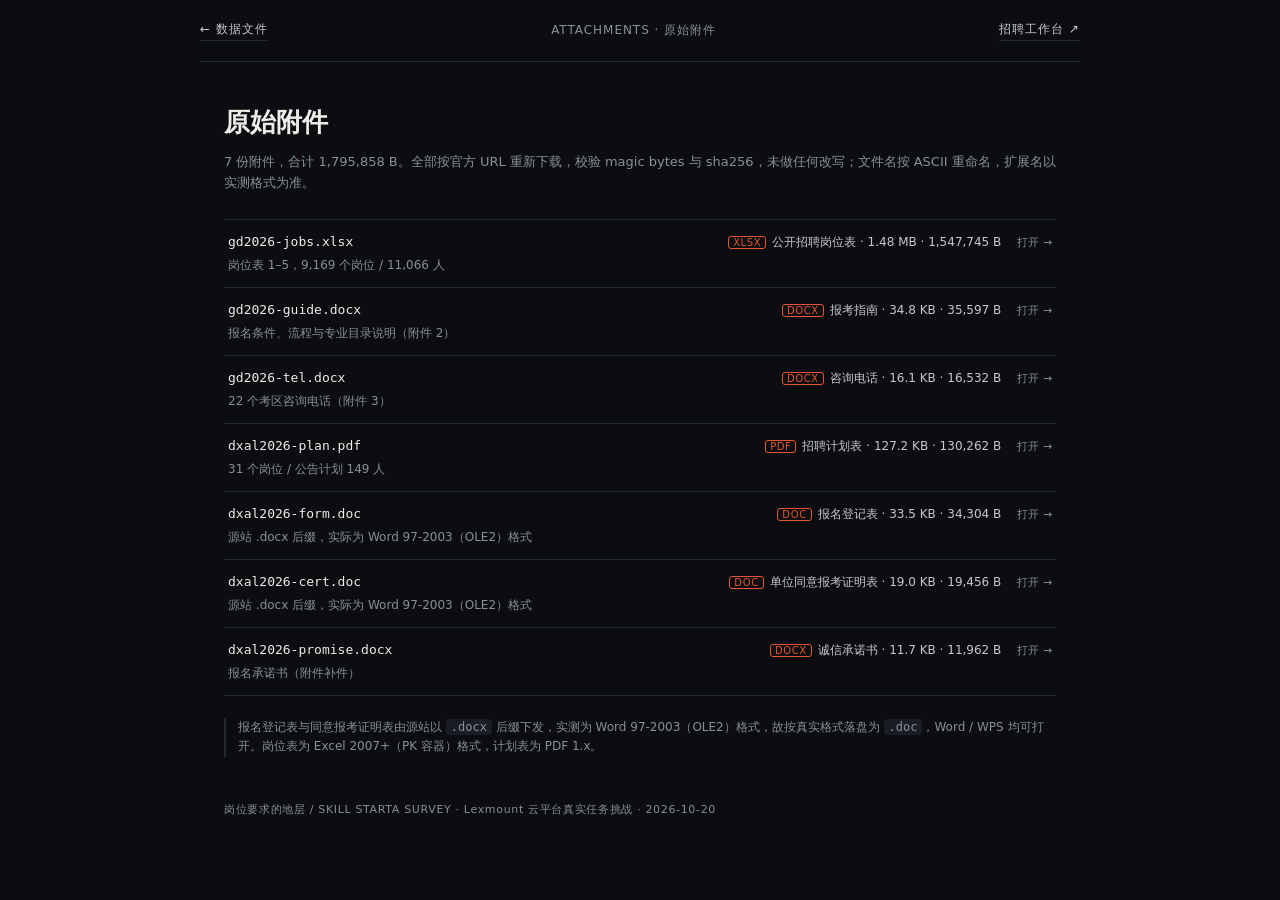
<file: data/attachments/index.html>
<!doctype html>
<html lang="zh-CN">
<head>
<meta charset="utf-8">
<meta name="viewport" content="width=device-width, initial-scale=1">
<title>原始附件 · 岗位要求的地层</title>
<style>
:root{--bg:#0B0D10;--panel:#12151A;--ink:#EDECE7;--ink2:#C6C8CE;--dim:#8A8F98;--line:#252A31;--accent:#E4572E}
*{box-sizing:border-box}
body{margin:0;background:var(--bg);color:var(--ink);font:14px/1.6 "PingFang SC","Microsoft YaHei",system-ui,sans-serif}
header,main,footer{max-width:880px;margin:0 auto;padding:0 24px}
header{display:flex;justify-content:space-between;align-items:center;gap:16px;padding:20px 0;border-bottom:1px solid var(--line);font-size:12px;letter-spacing:.08em;color:var(--dim)}
header a{color:var(--ink2);text-decoration:none;border-bottom:1px solid var(--line);padding-bottom:1px}
header a:hover{color:var(--accent);border-color:var(--accent)}
h1{font-size:26px;margin:40px 0 8px;font-family:Georgia,"Songti SC",serif;font-weight:600}
p.lede{color:var(--dim);font-size:13px;margin:0}
ul.list{list-style:none;padding:0;margin:26px 0 0;border-top:1px solid var(--line)}
ul.list li{border-bottom:1px solid var(--line);padding:12px 4px}
ul.list li>a{display:flex;justify-content:space-between;align-items:baseline;gap:16px;color:var(--ink);text-decoration:none}
ul.list li>a:hover{color:var(--accent)}
ul.list .nm{font-family:ui-monospace,Consolas,monospace;font-size:13px}
ul.list .meta{color:var(--ink2);font-size:12px;flex:1;text-align:right}
ul.list .meta em{font-style:normal;color:var(--accent);border:1px solid var(--accent);border-radius:3px;padding:0 4px;font-size:10px;margin-right:6px;letter-spacing:.06em}
ul.list .src{color:var(--dim);font-size:11px;white-space:nowrap}
.desc{color:var(--dim);font-size:12px;margin-top:3px;padding-right:80px}
.note{color:var(--dim);font-size:12px;margin:22px 0 0;border-left:2px solid var(--line);padding-left:12px}
footer{padding:44px 24px 60px;color:var(--dim);font-size:11px;letter-spacing:.06em}
code{background:#1A1E24;padding:1px 5px;border-radius:4px;font-size:12px}
@media(max-width:640px){ul.list li>a{flex-wrap:wrap}.desc{padding-right:0}}
</style>
</head>
<body>
<header>
  <a href="../">← 数据文件</a>
  <span>ATTACHMENTS · 原始附件</span>
  <a href="../../app/">招聘工作台 ↗</a>
</header>
<main>
  <h1>原始附件</h1>
  <p class="lede">7 份附件，合计 1,795,858 B。全部按官方 URL 重新下载，校验 magic bytes 与 sha256，未做任何改写；文件名按 ASCII 重命名，扩展名以实测格式为准。</p>
  <ul class="list">
<li><a href="gd2026-jobs.xlsx"><span class="nm">gd2026-jobs.xlsx</span><span class="meta"><em>XLSX</em>公开招聘岗位表 · 1.48 MB · 1,547,745 B</span><span class="src">打开 →</span></a><div class="desc">岗位表 1–5，9,169 个岗位 / 11,066 人</div></li>
<li><a href="gd2026-guide.docx"><span class="nm">gd2026-guide.docx</span><span class="meta"><em>DOCX</em>报考指南 · 34.8 KB · 35,597 B</span><span class="src">打开 →</span></a><div class="desc">报名条件、流程与专业目录说明（附件 2）</div></li>
<li><a href="gd2026-tel.docx"><span class="nm">gd2026-tel.docx</span><span class="meta"><em>DOCX</em>咨询电话 · 16.1 KB · 16,532 B</span><span class="src">打开 →</span></a><div class="desc">22 个考区咨询电话（附件 3）</div></li>
<li><a href="dxal2026-plan.pdf"><span class="nm">dxal2026-plan.pdf</span><span class="meta"><em>PDF</em>招聘计划表 · 127.2 KB · 130,262 B</span><span class="src">打开 →</span></a><div class="desc">31 个岗位 / 公告计划 149 人</div></li>
<li><a href="dxal2026-form.doc"><span class="nm">dxal2026-form.doc</span><span class="meta"><em>DOC</em>报名登记表 · 33.5 KB · 34,304 B</span><span class="src">打开 →</span></a><div class="desc">源站 .docx 后缀，实际为 Word 97-2003（OLE2）格式</div></li>
<li><a href="dxal2026-cert.doc"><span class="nm">dxal2026-cert.doc</span><span class="meta"><em>DOC</em>单位同意报考证明表 · 19.0 KB · 19,456 B</span><span class="src">打开 →</span></a><div class="desc">源站 .docx 后缀，实际为 Word 97-2003（OLE2）格式</div></li>
<li><a href="dxal2026-promise.docx"><span class="nm">dxal2026-promise.docx</span><span class="meta"><em>DOCX</em>诚信承诺书 · 11.7 KB · 11,962 B</span><span class="src">打开 →</span></a><div class="desc">报名承诺书（附件补件）</div></li>
  </ul>
  <p class="note">报名登记表与同意报考证明表由源站以 <code>.docx</code> 后缀下发，实测为 Word 97-2003（OLE2）格式，故按真实格式落盘为 <code>.doc</code>，Word / WPS 均可打开。岗位表为 Excel 2007+（PK 容器）格式，计划表为 PDF 1.x。</p>
</main>
<footer>岗位要求的地层 / SKILL STARTA SURVEY · Lexmount 云平台真实任务挑战 · 2026-10-20</footer>
</body>
</html>
</file>
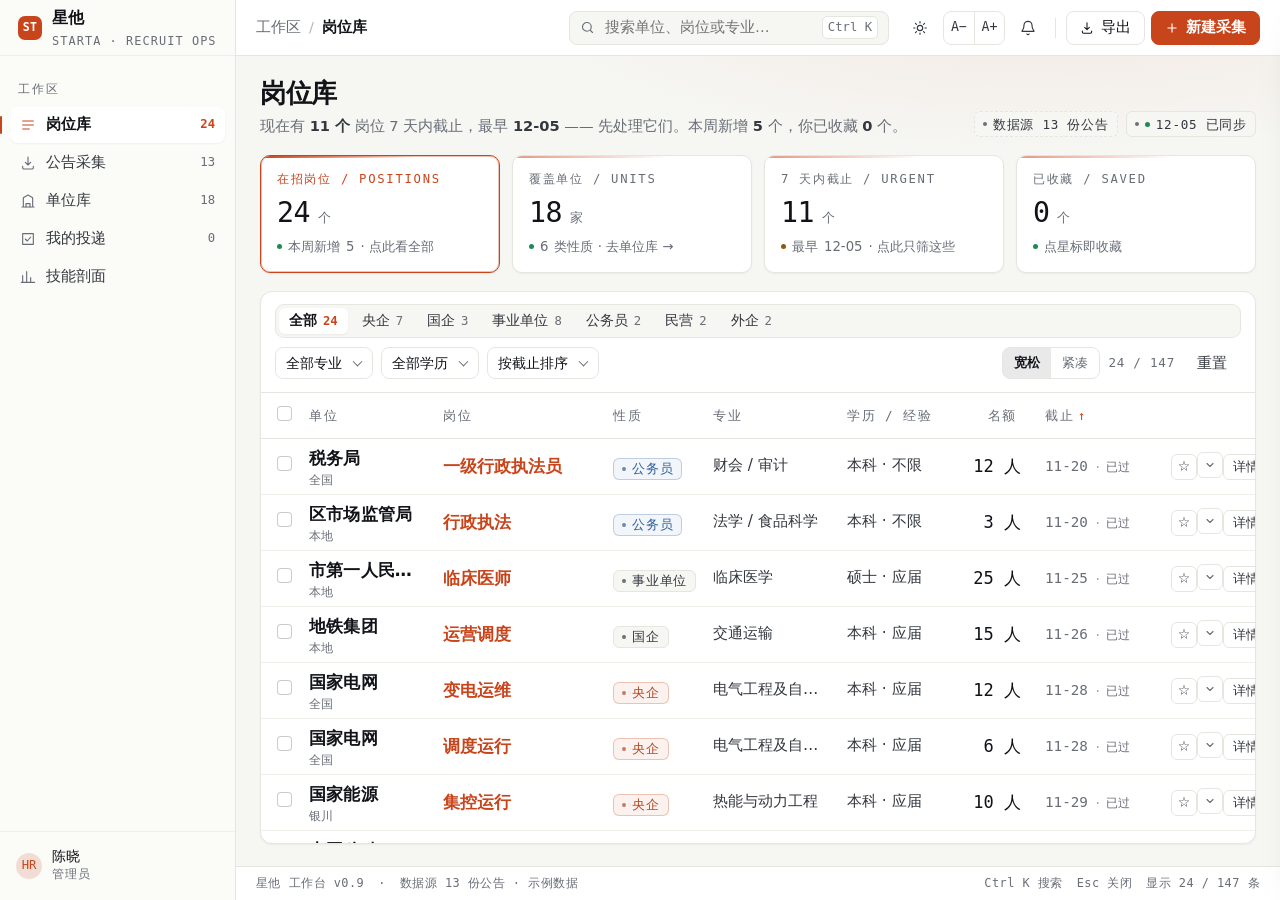
<file: starta-workbench.html>
<!doctype html>
<html lang="zh-CN" data-theme="light">
<head>
<meta charset="utf-8">
<meta name="viewport" content="width=device-width, initial-scale=1">
<title>星他 · 招聘工作台</title>
<style>
  :root{
    --fs:16px;
    --bg:#F6F6F3; --panel:#FFFFFF; --rail:#FBFBF8; --ink:#111318; --ink2:#33373E;
    /* 对 #FFF 5.2:1、对 --bg 4.8:1，满足 AA ≥4.5:1 */
    --muted:#686D76; --line:#E6E6E0; --line2:#EFEFEA;
    --accent:#C8451C; --accent-soft:rgba(200,69,28,.08); --accent-line:rgba(200,69,28,.32);
    --ok:#1F8A57; --warn:#8A5A0F;   /* warn 对 #FFF 5.9:1、对 --bg 5.5:1，小字也达标 */
    --mono:"IBM Plex Mono","JetBrains Mono",Consolas,"SF Mono",monospace;
    --sans:"Inter","PingFang SC","Microsoft YaHei",system-ui,sans-serif;
    --sh1:0 1px 2px rgba(17,19,24,.05);
    --sh2:0 18px 40px -22px rgba(17,19,24,.34);
    --r:10px;
    color-scheme:light;
  }
  html[data-theme="dark"]{
    --bg:#0B0D10; --panel:#12151A; --rail:#0E1114; --ink:#EDECE7; --ink2:#C6C8CE;
    --muted:#8A9099; --line:#23272E; --line2:#1B1F25;
    --accent:#F0653B; --accent-soft:rgba(240,101,59,.10); --accent-line:rgba(240,101,59,.34);
    --ok:#4FBE8C; --warn:#E0A34F;
    --sh1:0 1px 2px rgba(0,0,0,.5);
    --sh2:0 24px 50px -24px rgba(0,0,0,.8);
    color-scheme:dark;
  }
  *,*::before,*::after{box-sizing:border-box}
  html{font-size:var(--fs);-webkit-text-size-adjust:100%}
  body{
    margin:0;background:var(--bg);color:var(--ink);
    font-family:var(--sans);font-size:1rem;line-height:1.55;
    -webkit-font-smoothing:antialiased;
  }
  h1,h2,h3,h4,p{margin:0}
  button,input,select{font:inherit;color:inherit}
  button{background:none;border:0;cursor:pointer}
  a{color:inherit;text-decoration:none}
  ul{margin:0;padding:0;list-style:none}
  /* 键盘焦点：全局统一可见，不允许只写 outline:none */
  :focus-visible{outline:2px solid var(--accent);outline-offset:2px;border-radius:6px}
  button:focus-visible,a:focus-visible,select:focus-visible,
  .btn:focus-visible,.icobtn:focus-visible,.chip:focus-visible,.dbtn:focus-visible,
  .go:focus-visible,.expbtn:focus-visible,.citem:focus-visible,.ucard:focus-visible,
  .navi a:focus-visible,.mrel button:focus-visible,.fold:focus-visible{
    outline:2px solid var(--accent);outline-offset:2px;
  }
  /* 行：焦点环画在内侧，避免被容器 overflow 裁掉 */
  tbody tr:focus-visible,.table .row:focus-visible{outline:2px solid var(--accent);outline-offset:-2px;border-radius:8px}
  /* 输入框：搜索框在 label 内，给自身也留一圈可见焦点 */
  .search input:focus-visible,.urlin:focus-visible{outline:2px solid var(--accent);outline-offset:1px;border-radius:6px}
  input[type="checkbox"]:focus-visible{outline:2px solid var(--accent);outline-offset:2px}
  ::selection{background:var(--accent);color:#fff}
  .num{font-family:var(--mono);font-variant-numeric:tabular-nums}

  /* ---------------- app frame ---------------- */
  .app{
    display:grid;grid-template-columns:236px minmax(0,1fr);
    grid-template-rows:56px minmax(0,1fr) 34px;height:100vh;
  }
  .app > .rail{grid-row:1 / span 3;grid-column:1}
  .app > .topbar{grid-row:1;grid-column:2}
  .app > .main{grid-row:2;grid-column:2}
  .app > .statusbar{grid-row:3;grid-column:2}

  /* ---------------- rail ---------------- */
  .rail{
    background:var(--rail);border-right:1px solid var(--line);
    display:flex;flex-direction:column;min-height:0;
  }
  .logo{display:flex;align-items:center;gap:10px;height:56px;padding:0 18px;border-bottom:1px solid var(--line2);flex:none}
  .logo .mark{
    width:24px;height:24px;border-radius:7px;background:var(--accent);color:#fff;
    display:grid;place-items:center;font-family:var(--mono);font-size:.68rem;font-weight:700;letter-spacing:.02em;flex:none;
  }
  .logo b{font-size:.94rem;letter-spacing:.02em}
  .logo small{display:block;font-family:var(--mono);font-size:.7rem;letter-spacing:.09em;white-space:nowrap;color:var(--muted);margin-top:1px}
  .rail-scroll{overflow:auto;padding:14px 10px;flex:1;min-height:0}
  .rail-sec{font-family:var(--mono);font-size:.66rem;letter-spacing:.16em;color:var(--muted);padding:10px 8px 8px}
  .navi{display:flex;flex-direction:column;gap:2px}
  .navi a{
    display:flex;align-items:center;gap:10px;height:36px;padding:0 10px;border-radius:8px;
    color:var(--ink2);font-size:.9rem;transition:background .15s,color .15s;position:relative;
  }
  .navi a svg{flex:none;color:var(--muted);transition:color .15s}
  .navi a:hover{background:color-mix(in srgb,var(--ink) 4%,transparent)}
  .navi a[aria-current="page"]{background:var(--panel);color:var(--ink);box-shadow:var(--sh1);font-weight:600}
  .navi a[aria-current="page"] svg{color:var(--accent)}
  .navi a[aria-current="page"]::before{
    content:"";position:absolute;left:-10px;top:9px;bottom:9px;width:2px;border-radius:2px;background:var(--accent);
  }
  .navi .ct{margin-left:auto;font-family:var(--mono);font-size:.72rem;color:var(--muted)}
  .navi a[aria-current="page"] .ct{color:var(--accent)}
  .rail-foot{border-top:1px solid var(--line2);padding:10px;flex:none}
  .user{display:flex;align-items:center;gap:10px;padding:6px;border-radius:8px}
  .user .av{width:26px;height:26px;border-radius:50%;background:color-mix(in srgb,var(--accent) 16%,transparent);color:var(--accent);display:grid;place-items:center;font-family:var(--mono);font-size:.72rem;flex:none}
  .user .nm{font-size:.85rem;line-height:1.2}
  .user .rl{font-family:var(--mono);font-size:.72rem;color:var(--muted);letter-spacing:.1em}

  /* ---------------- topbar ---------------- */
  .topbar{
    display:flex;align-items:center;gap:14px;padding:0 20px;
    background:var(--panel);border-bottom:1px solid var(--line);position:relative;z-index:20;
  }
  .crumb{display:flex;align-items:center;gap:8px;font-size:.86rem;color:var(--muted);white-space:nowrap}
  .crumb b{color:var(--ink);font-weight:600}
  .crumb i{font-style:normal;opacity:.5}
  .search{
    margin-left:auto;display:flex;align-items:center;gap:8px;height:34px;padding:0 10px;
    border:1px solid var(--line);border-radius:8px;background:var(--bg);min-width:240px;max-width:340px;flex:0 1 320px;
    transition:border-color .15s,box-shadow .15s,background .15s;
  }
  .search:focus-within{background:var(--panel);border-color:var(--accent-line);box-shadow:0 0 0 3px var(--accent-soft)}
  .search svg{color:var(--muted);flex:none}
  .search input{flex:1;min-width:0;border:0;background:none;outline:none;font-size:.86rem}
  /* 键盘焦点由 :focus-visible 单独给环，鼠标点击靠 .search:focus-within 的描边提示 */
  .search kbd{
    font-family:var(--mono);font-size:.66rem;color:var(--muted);border:1px solid var(--line);
    border-radius:5px;padding:1px 5px;background:var(--panel);
  }
  .actions{display:flex;align-items:center;gap:6px;flex:none}
  .icobtn{
    width:34px;height:34px;display:grid;place-items:center;border-radius:8px;color:var(--ink2);
    border:1px solid transparent;transition:background .15s,border-color .15s;
  }
  .icobtn:hover{background:color-mix(in srgb,var(--ink) 5%,transparent);border-color:var(--line)}
  .icobtn[aria-pressed="true"]{color:var(--accent);background:var(--accent-soft);border-color:var(--accent-line)}
  /* 字号两档按钮：贴成一个组，等宽、字号小，避免抢视觉 */
  .fsgrp{display:flex;align-items:center;gap:0;border:1px solid var(--line);border-radius:8px;overflow:hidden}
  .fsgrp .icobtn{width:30px;height:32px;border:0;border-radius:0;font-family:var(--mono);
    font-size:.78rem;letter-spacing:0;color:var(--ink2)}
  .fsgrp .icobtn + .icobtn{border-left:1px solid var(--line)}
  .fsgrp .icobtn:disabled{opacity:.38;cursor:not-allowed}
  .fsgrp .icobtn:disabled:hover{background:transparent;border-color:transparent}
  .divider{width:1px;height:20px;background:var(--line);margin:0 4px}
  .btn{
    display:inline-flex;align-items:center;gap:7px;height:34px;padding:0 13px;border-radius:8px;
    border:1px solid var(--line);background:var(--panel);font-size:.86rem;transition:background .15s,border-color .15s,transform .1s;
  }
  .btn:hover{background:color-mix(in srgb,var(--ink) 4%,transparent);border-color:color-mix(in srgb,var(--ink) 16%,var(--line))}
  .btn:active{transform:translateY(1px)}
  .btn.primary{background:var(--accent);border-color:var(--accent);color:#fff;font-weight:600}
  .btn.primary:hover{background:color-mix(in srgb,var(--accent) 88%,#000)}
  /* 深色主题的 accent 更亮：白字只有 3.17:1，改用深墨字保证 ≥4.5:1
     #F0653B 上的 #241008 ≈5.7:1，hover 压深后仍有 ≈4.5:1 */
  html[data-theme="dark"] .btn.primary,
  html[data-theme="dark"] .btn.primary:hover{color:#241008}
  .btn.ghost{border-color:transparent;background:none;color:var(--ink2)}
  .btn.ghost:hover{background:color-mix(in srgb,var(--ink) 5%,transparent)}
  .btn[disabled]{opacity:.45;pointer-events:none}

  /* ---------------- main ---------------- */
  .main{overflow:auto;padding:22px 24px 22px;position:relative;min-height:0;display:flex;flex-direction:column}
  .main::before{
    content:"";position:absolute;inset:0;pointer-events:none;z-index:0;
    background:
      radial-gradient(760px 220px at 78% -60px, var(--accent-soft), transparent 70%);
  }
  .main > *{position:relative;z-index:1}
  .page{width:100%;max-width:1600px;margin:0 auto;display:flex;flex-direction:column;flex:1;min-height:0}
  .page[hidden]{display:none!important}

  .page-head{display:flex;align-items:flex-end;gap:16px;flex-wrap:wrap;margin-bottom:18px}
  .page-head h1{font-size:1.5rem;letter-spacing:-.01em;line-height:1.2}
  .page-head .sub{font-size:.86rem;color:var(--muted);margin-top:6px}
  .page-head .sub b{color:var(--ink2);font-weight:600}
  .page-head .right{margin-left:auto;display:flex;align-items:center;gap:8px}

  .kpis{display:grid;grid-template-columns:repeat(4,minmax(0,1fr));gap:12px;margin-bottom:18px}
  .kpi{
    background:var(--panel);border:1px solid var(--line);border-radius:var(--r);
    padding:14px 16px 15px;box-shadow:var(--sh1);position:relative;overflow:hidden;
  }
  .kpi::after{content:"";position:absolute;left:0;right:0;top:0;height:2px;background:linear-gradient(90deg,var(--accent),transparent 65%);opacity:.55}
  .kpi[role="button"]{cursor:pointer;transition:border-color .15s,box-shadow .15s}
  .kpi[role="button"]:hover{border-color:var(--accent-line)}
  .kpi[role="button"][aria-pressed="true"]{border-color:var(--accent);box-shadow:inset 0 0 0 1px var(--accent-line),var(--sh1)}
  .kpi[role="button"][aria-pressed="true"] .lb{color:var(--accent)}
  .kpi[role="button"][aria-pressed="true"]::after{opacity:1}
  .kpi .lb{font-family:var(--mono);font-size:.66rem;letter-spacing:.14em;color:var(--muted)}
  .kpi .v{font-family:var(--mono);font-size:1.66rem;line-height:1.15;margin-top:8px;letter-spacing:-.02em;display:flex;align-items:baseline;gap:8px}
  .kpi .v i{font-style:normal;font-size:.72rem;color:var(--muted);letter-spacing:.04em}
  .kpi .ft{font-size:.78rem;color:var(--muted);margin-top:7px;display:flex;align-items:center;gap:6px;white-space:nowrap;overflow:hidden;text-overflow:ellipsis}
  .dot{width:5px;height:5px;border-radius:50%;background:var(--ok);flex:none}
  .dot.warn{background:var(--warn)}

  .panel{
    background:var(--panel);border:1px solid var(--line);border-radius:12px;box-shadow:var(--sh1);
    overflow:hidden;display:flex;flex-direction:column;min-height:300px;flex:1;
  }
  .toolbar,.bulkbar{flex:none}
  .toolbar{display:flex;align-items:center;gap:8px;flex-wrap:wrap;padding:12px 14px;border-bottom:1px solid var(--line)}
  .chips{display:flex;gap:4px;padding:3px;border-radius:9px;background:var(--bg);border:1px solid var(--line);flex-wrap:wrap}
  .chip{
    height:26px;padding:0 10px;border-radius:6px;font-size:.82rem;color:var(--ink2);
    display:inline-flex;align-items:center;gap:6px;transition:background .15s,color .15s;
  }
  .chip:hover{background:color-mix(in srgb,var(--ink) 5%,transparent)}
  .chip[aria-pressed="true"]{background:var(--panel);color:var(--ink);font-weight:600;box-shadow:var(--sh1)}
  .chip .ct{font-family:var(--mono);font-size:.72rem;color:var(--muted)}
  .chip[aria-pressed="true"] .ct{color:var(--accent)}
  .sel{position:relative}
  .sel select{
    appearance:none;-webkit-appearance:none;height:32px;padding:0 30px 0 10px;border:1px solid var(--line);
    border-radius:8px;background:var(--panel);font-size:.84rem;cursor:pointer;
  }
  .sel::after{content:"";position:absolute;right:12px;top:50%;width:7px;height:7px;border-right:1.4px solid var(--muted);border-bottom:1.4px solid var(--muted);transform:translateY(-70%) rotate(45deg);pointer-events:none}
  .toolbar .sp{margin-left:auto}
  .toolbar .meta{font-family:var(--mono);font-size:.7rem;color:var(--muted);letter-spacing:.06em}

  .bulkbar{
    display:none;align-items:center;gap:10px;padding:10px 14px;border-bottom:1px solid var(--accent-line);
    background:var(--accent-soft);font-size:.84rem;
  }
  .bulkbar.on{display:flex}
  .bulkbar b{font-family:var(--mono);color:var(--accent);font-weight:600}

  .tablewrap{overflow:auto;min-height:0;flex:1}
  .page-head,.kpis{flex:none}
  table{width:100%;border-collapse:separate;border-spacing:0;min-width:1020px;table-layout:fixed}
  thead th{
    position:sticky;top:0;z-index:2;background:var(--panel);
    font-family:var(--mono);font-size:.74rem;font-weight:400;letter-spacing:.12em;color:var(--muted);
    text-align:left;padding:10px 12px;border-bottom:1px solid var(--line);white-space:nowrap;
  }
  thead th.sortable{cursor:pointer;user-select:none}
  thead th.sortable:hover{color:var(--ink2)}
  thead th .srt{color:var(--accent);margin-left:4px}
  tbody td{padding:0 12px;border-bottom:1px solid var(--line2);height:46px;vertical-align:middle}
  tbody tr{transition:background .12s}
  tbody tr:hover{background:color-mix(in srgb,var(--ink) 3%,transparent)}
  tbody tr.selected{background:var(--accent-soft)}
  tbody tr.selected td:first-child{box-shadow:inset 2px 0 0 var(--accent)}
  td.c-unit{font-weight:600;letter-spacing:.01em;white-space:nowrap;overflow:hidden;text-overflow:ellipsis}
  td.c-unit small{display:block;font-weight:400;font-size:.72rem;color:var(--muted);margin-top:1px}
  td.c-city{color:var(--muted);font-size:.86rem;white-space:nowrap}
  td.c-edu{font-size:.88rem;white-space:nowrap}
  td.c-role{color:var(--accent);font-weight:600;white-space:nowrap}
  td.c-major{color:var(--ink2);font-size:.9rem;max-width:230px;overflow:hidden;text-overflow:ellipsis;white-space:nowrap}
  td.c-dim{font-size:.9rem;color:var(--ink2);white-space:nowrap}
  td.c-num{font-family:var(--mono);text-align:right;font-variant-numeric:tabular-nums;white-space:nowrap}
  td.c-due{font-family:var(--mono);font-size:.84rem;color:var(--ink2);white-space:nowrap}
  td.c-due.soon{color:var(--warn)}
  td.c-due small,.c-due small{font-family:var(--mono);font-size:.72rem;color:var(--muted);margin-left:6px;letter-spacing:0}
  td.c-due small::before,.c-due small::before{content:"·";margin-right:5px;opacity:.6}
  td.c-due.soon small{color:var(--warn);font-weight:600}
  td.c-due.expired{color:var(--muted)}
  td.c-due.expired small{color:var(--muted);text-decoration:none}
  td.c-op{text-align:right;white-space:nowrap}
  .tag{
    display:inline-flex;align-items:center;gap:6px;height:22px;padding:0 8px;border-radius:6px;
    font-family:var(--mono);font-size:.68rem;letter-spacing:.06em;white-space:nowrap;
    border:1px solid var(--line);color:var(--ink2);background:var(--bg);
  }
  .tag::before{content:"";width:4px;height:4px;border-radius:50%;background:currentColor;opacity:.7}
  .tag[data-t="央企"]{color:#B4441F;border-color:rgba(200,69,28,.28);background:rgba(200,69,28,.07)}
  html[data-theme="dark"] .tag[data-t="央企"]{color:#F0805A;border-color:rgba(240,101,59,.3);background:rgba(240,101,59,.1)}
  .tag[data-t="公务员"]{color:#2C5D9E;border-color:rgba(44,93,158,.26);background:rgba(44,93,158,.06)}
  html[data-theme="dark"] .tag[data-t="公务员"]{color:#88AEE0;border-color:rgba(136,174,224,.28);background:rgba(136,174,224,.1)}
  .tag[data-t="外企"]{color:#5A4C8C;border-color:rgba(90,76,140,.24);background:rgba(90,76,140,.06)}
  html[data-theme="dark"] .tag[data-t="外企"]{color:#AFA0DD;border-color:rgba(175,160,221,.26);background:rgba(175,160,221,.1)}
  .go{
    display:inline-flex;align-items:center;gap:5px;height:26px;padding:0 9px;border-radius:6px;
    font-size:.78rem;color:var(--ink2);border:1px solid var(--line);
  }
  .go:hover{border-color:var(--accent-line);color:var(--accent);background:var(--accent-soft)}
  .go.star{width:26px;padding:0;justify-content:center;font-size:.82rem;line-height:1}
  .go.star[aria-pressed="true"]{color:var(--accent);border-color:var(--accent-line);background:var(--accent-soft)}
  td.c-op .go + .go{margin-left:5px}

  /* 标注字号统一（16px 基准，最小约 12px） */
  .kpi .lb,.rail-sec,.search kbd,.chip .ct{font-size:.72rem}
  thead th,.tag,.statusbar,.c-unit small,.sect h3,.kv dt,.meter-lb,.toolbar .meta,.kpi .v i{font-size:.74rem}
  .empty{padding:52px 20px;text-align:center;color:var(--muted)}
  .empty b{display:block;color:var(--ink2);font-size:.95rem;margin-bottom:6px}

  input[type="checkbox"]{
    appearance:none;-webkit-appearance:none;width:15px;height:15px;border-radius:4px;
    border:1px solid color-mix(in srgb,var(--ink) 22%,transparent);background:var(--panel);
    display:inline-grid;place-items:center;cursor:pointer;transition:background .12s,border-color .12s;vertical-align:-2px;
  }
  input[type="checkbox"]:hover{border-color:var(--accent)}
  input[type="checkbox"]:checked{background:var(--accent);border-color:var(--accent)}
  input[type="checkbox"]:checked::after{content:"";width:8px;height:4px;border-left:2px solid #fff;border-bottom:2px solid #fff;transform:translateY(-1px) rotate(-45deg)}

  /* ---------------- statusbar ---------------- */
  .statusbar{
    display:flex;align-items:center;gap:14px;padding:0 20px;
    background:var(--panel);border-top:1px solid var(--line);
    font-family:var(--mono);font-size:.7rem;letter-spacing:.04em;color:var(--muted);white-space:nowrap;overflow:hidden;
  }
  .statusbar .sp{margin-left:auto}
  .statusbar kbd{border:1px solid var(--line);border-radius:4px;padding:0 4px;font-family:inherit;font-size:.66rem;color:var(--ink2)}

  /* ---------------- drawer ---------------- */
  .scrim{
    position:fixed;inset:0;background:rgba(12,14,18,.28);opacity:0;pointer-events:none;
    transition:opacity .22s;z-index:40;backdrop-filter:blur(1.5px);
  }
  .scrim.on{opacity:1;pointer-events:auto}
  .drawer{
    position:fixed;top:0;right:0;bottom:0;width:440px;max-width:92vw;background:var(--panel);
    border-left:1px solid var(--line);box-shadow:var(--sh2);z-index:41;
    transform:translateX(102%);transition:transform .26s cubic-bezier(.22,.61,.36,1);
    display:flex;flex-direction:column;
  }
  .drawer.on{transform:none}
  .drawer-hd{padding:18px 20px 14px;border-bottom:1px solid var(--line);display:flex;gap:12px;align-items:flex-start}
  .drawer-hd h2{font-size:1.12rem;letter-spacing:-.01em}
  .drawer-hd .sub{font-size:.84rem;color:var(--muted);margin-top:4px;display:flex;align-items:center;gap:8px;flex-wrap:wrap}
  .drawer-hd .x{margin-left:auto;flex:none}
  .drawer-bd{overflow:auto;padding:16px 20px 24px;flex:1;min-height:0}
  .drawer-ft{border-top:1px solid var(--line);padding:12px 20px;display:flex;gap:8px}
  .drawer-ft .btn{flex:1;justify-content:center}
  .kv{display:grid;grid-template-columns:88px minmax(0,1fr);gap:10px 14px;font-size:.87rem;padding:14px;border:1px solid var(--line);border-radius:10px;background:var(--bg)}
  .kv dt{font-family:var(--mono);font-size:.68rem;letter-spacing:.1em;color:var(--muted);padding-top:3px}
  .kv dd{color:var(--ink2)}
  .sect{margin-top:20px}
  .sect h3{font-family:var(--mono);font-size:.68rem;letter-spacing:.14em;color:var(--muted);margin-bottom:10px}
  .sect p{font-size:.9rem;line-height:1.85;color:var(--ink2)}
  .sect p + p{margin-top:8px}
  .meter{height:6px;border-radius:6px;background:var(--line2);overflow:hidden;margin-top:8px}
  .meter i{display:block;height:100%;background:var(--accent);border-radius:6px}
  .meter-lb{display:flex;justify-content:space-between;font-family:var(--mono);font-size:.7rem;color:var(--muted);margin-top:8px}

  /* ---------------- toast ---------------- */
  .toast{
    position:fixed;left:50%;bottom:52px;transform:translate(-50%,16px);z-index:60;
    background:var(--ink);color:var(--bg);padding:9px 16px;border-radius:9px;font-size:.85rem;
    opacity:0;pointer-events:none;transition:opacity .2s,transform .2s;box-shadow:var(--sh2);
  }
  .toast.on{opacity:1;transform:translate(-50%,0)}

  /* ---------------- 密度 ---------------- */
  .density{display:inline-flex;border:1px solid var(--line);border-radius:8px;overflow:hidden}
  .dbtn{border:0;background:transparent;font:inherit;font-size:.78rem;color:var(--muted);
        padding:0 11px;height:30px;cursor:pointer;transition:background .15s,color .15s}
  .dbtn:hover{color:var(--ink)}
  .dbtn[aria-pressed="true"]{background:color-mix(in srgb,var(--ink) 9%,transparent);color:var(--ink);font-weight:600}
  html[data-density="loose"] tbody td{height:56px}
  /* 紧凑密度正文下限：.94rem ≈ 15.04px，不再掉到 14px 以下 */
  html[data-density="tight"] tbody td{height:36px;font-size:.94rem}
  html[data-density="tight"] .table .row{height:38px;font-size:.94rem}
  html[data-density="tight"] .table .row .c-city,
  html[data-density="tight"] .table .row .c-major,
  html[data-density="tight"] .table .row .c-dim,
  html[data-density="tight"] .table .row .c-due,
  html[data-density="tight"] .table .row .c-role{font-size:.92rem}
  html[data-density="tight"] thead th{padding:7px 12px}
  html[data-density="tight"] .kpi{padding:12px 14px}
  html[data-density="tight"] .kpi .v{font-size:24px}
  html[data-density="tight"] .exp-in{padding:10px 18px 12px 58px}

  /* ---------------- 行内展开 ---------------- */
  tr.exp > td{padding:0;background:color-mix(in srgb,var(--accent) 4%,transparent)}
  .exp-in{display:grid;grid-template-columns:minmax(0,1fr) 300px;gap:28px;padding:15px 18px 17px 58px}
  .exp-desc{font-size:.9rem;line-height:1.75;color:var(--ink2)}
  .exp-actions{display:flex;gap:8px;margin-top:12px;flex-wrap:wrap}
  .exp-side{display:flex;flex-direction:column;gap:10px;font-size:.84rem;color:var(--ink2)}
  .exp-side .k{font-family:var(--mono);font-size:.72rem;letter-spacing:.12em;color:var(--muted);margin-bottom:3px}
  .exp-side b{font-weight:600;color:var(--ink)}
  .expbtn{display:inline-grid;place-items:center;width:26px;height:26px;border-radius:6px;border:1px solid var(--line);
          background:transparent;color:var(--muted);cursor:pointer;transition:.15s}
  .expbtn:hover{color:var(--ink);background:color-mix(in srgb,var(--ink) 5%,transparent)}
  .expbtn svg{transition:transform .18s}
  .expbtn[aria-expanded="true"]{color:var(--accent);border-color:color-mix(in srgb,var(--accent) 35%,transparent)}
  .expbtn[aria-expanded="true"] svg{transform:rotate(180deg)}

  /* ---------------- 采集双栏 ---------------- */
  .collect{display:grid;grid-template-columns:390px minmax(0,1fr);gap:16px;flex:1;min-height:0}
  .collect .panel{min-height:0}
  .clist{display:flex;flex-direction:column}
  .crawlbar{padding:10px 12px;gap:8px;border-bottom:1px solid var(--line2)}
  .findbar{padding:8px 12px;gap:10px;border-bottom:1px solid var(--line2)}
  .urlin{flex:1;min-width:0;height:32px;padding:0 10px;border:1px solid var(--line);border-radius:7px;
         background:transparent;color:inherit;font-family:var(--mono);font-size:.76rem}
  .urlin::placeholder{color:var(--muted)}
  .urlin:focus{border-color:color-mix(in srgb,var(--accent) 45%,transparent)}
  .urlin:focus:not(:focus-visible){outline:none}
  .citems{overflow:auto;flex:1;min-height:0}
  .citem{display:block;width:100%;text-align:left;background:none;border:0;
         border-bottom:1px solid var(--line2);border-left:2px solid transparent;
         padding:12px 14px;cursor:pointer;font-family:inherit;color:inherit}
  .citem:hover{background:color-mix(in srgb,var(--ink) 3.5%,transparent)}
  .citem[aria-current="true"]{background:var(--panel);border-left-color:var(--accent)}
  .citem .t{font-size:.9rem;font-weight:600;line-height:1.45}
  .citem .m{display:flex;gap:10px;align-items:center;margin-top:6px;
            font-family:var(--mono);font-size:.72rem;color:var(--muted)}
  .cinfo{padding:18px 22px 20px;overflow:auto;flex:1;min-width:0;min-height:0;display:flex;flex-direction:column}
  .cinfo h2{font-size:1.08rem;line-height:1.5;letter-spacing:.01em;padding-right:40px}
  .cinfo .src{font-family:var(--mono);font-size:.74rem;color:var(--muted);margin-top:8px;word-break:break-all}
  .cinfo .sec{margin-top:22px}
  .cinfo .sec>h3{font-family:var(--mono);font-size:.72rem;letter-spacing:.14em;color:var(--muted);margin-bottom:10px}
  .dl{display:grid;grid-template-columns:repeat(3,minmax(0,1fr));gap:12px}
  .dl div{border:1px solid var(--line2);border-radius:9px;padding:10px 12px}
  .dl .k{font-family:var(--mono);font-size:.7rem;color:var(--muted);letter-spacing:.1em}
  .dl .v{font-size:.92rem;font-weight:600;margin-top:5px}
  .files{display:flex;flex-wrap:wrap;gap:8px}
  .file{display:inline-flex;align-items:center;gap:7px;border:1px solid var(--line);border-radius:8px;
        padding:7px 11px;font-family:var(--mono);font-size:.74rem;
        background:color-mix(in srgb,var(--ink) 3%,transparent)}
  .file svg{color:var(--muted);flex:none}
  .mini{width:100%;min-width:0;table-layout:fixed;border-collapse:separate;border-spacing:0}
  .mini th{font-family:var(--mono);font-size:.72rem;color:var(--muted);text-align:left;font-weight:500;
           letter-spacing:.08em;padding:8px 10px;border-bottom:1px solid var(--line)}
  .mini td{padding:9px 10px;border-bottom:1px solid var(--line2);font-size:.86rem}
  .mini th,.mini td{white-space:normal;overflow-wrap:anywhere}
  .mini th:nth-child(1),.mini td:nth-child(1){width:32%}
  .mini th:nth-child(2),.mini td:nth-child(2){width:23%}
  .mini th:nth-child(3),.mini td:nth-child(3){width:21%}
  .mini th:nth-child(4),.mini td:nth-child(4){width:11%}
  .mini th:nth-child(5),.mini td:nth-child(5){width:13%}
  .mini tbody tr{cursor:pointer}
  .mini tbody tr:hover td{background:color-mix(in srgb,var(--ink) 3%,transparent)}
  .mini tr:last-child td{border-bottom:0}
  .cbar{display:flex;align-items:center;gap:10px;margin-top:auto;padding-top:16px;border-top:1px solid var(--line2)}
  .cbar .sp{flex:1}
  .cempty{padding:48px 20px;text-align:center;color:var(--muted);font-size:.9rem}
  .mini thead th{background:color-mix(in srgb,var(--ink) 3.5%,transparent)}
  .tl{list-style:none;margin:0;padding:2px 0 0 17px;position:relative}
  .tl:before{content:"";position:absolute;left:4px;top:8px;bottom:10px;width:1px;background:var(--line)}
  .tl li{position:relative;padding:0 0 13px;font-size:.85rem;line-height:1.55;color:var(--ink2)}
  .tl li:before{content:"";position:absolute;left:-17px;top:6px;width:7px;height:7px;border-radius:50%;background:var(--panel);border:1.5px solid var(--line2);box-sizing:border-box}
  .tl li.ok:before{background:var(--accent);border-color:var(--accent)}
  .tl li.wait{color:var(--muted)}
  .tl li span{font-family:var(--mono);font-size:.72rem;color:var(--muted);margin-right:9px}
  .duo{display:grid;grid-template-columns:minmax(0,1.45fr) minmax(0,1fr);gap:30px;margin-top:24px}
  .duo h3{font-family:var(--mono);font-size:.72rem;letter-spacing:.14em;color:var(--muted);margin:0 0 10px}
  .ex{margin:0;padding:0 0 0 14px;border-left:2px solid color-mix(in srgb,var(--accent) 55%,transparent);
      font-size:.88rem;line-height:1.85;color:var(--ink2)}
  .ex-empty{margin:0;font-size:.84rem;line-height:1.7;color:var(--muted)}
  .mrel{display:flex;flex-direction:column}
  .mrel button{display:flex;align-items:baseline;gap:12px;justify-content:space-between;width:100%;
    text-align:left;background:none;border:0;border-bottom:1px dashed var(--line2);font:inherit;cursor:pointer;
    padding:8px 0;font-size:.85rem;color:var(--ink2);line-height:1.5}
  .mrel button:first-child{padding-top:0}
  .mrel button:hover{color:var(--accent)}
  .mrel button i{font-style:normal;font-family:var(--mono);font-size:.72rem;color:var(--muted);flex:none}
  .fold{display:inline-flex;align-items:center;gap:8px;background:none;border:0;padding:0;cursor:pointer;
    font-family:var(--mono);font-size:.72rem;letter-spacing:.14em;color:var(--muted);margin-bottom:10px;font-weight:400}
  .fold:hover{color:var(--ink)}
  .fold svg{transition:transform .18s;margin-top:1px}
  .fold[aria-expanded="true"]{color:var(--ink2)}
  .fold[aria-expanded="true"] svg{transform:rotate(180deg)}
  .ugrid{display:grid;grid-template-columns:repeat(auto-fit,minmax(240px,1fr));gap:10px}
  .ucard{text-align:left;background:color-mix(in srgb,var(--panel) 70%,transparent);border:1px solid var(--line2);
    border-radius:10px;padding:11px 13px 12px;font:inherit;cursor:pointer;transition:border-color .16s,background .16s}
  .ucard:hover{border-color:color-mix(in srgb,var(--accent) 45%,transparent);background:color-mix(in srgb,var(--accent) 4%,var(--panel))}
  .ucard .ut{font-size:.92rem;font-weight:600;letter-spacing:.01em}
  .ucard .um{font-size:.78rem;color:var(--muted);margin-top:5px;font-family:var(--mono)}
  .ucard .ud{font-size:.74rem;color:var(--muted);margin-top:4px;font-family:var(--mono)}
  .ucard .ud span{opacity:.5}
  .st{display:inline-flex;align-items:center;gap:5px;font-family:var(--mono);font-size:.72rem;color:var(--muted)}
  .st i{width:6px;height:6px;border-radius:50%;background:currentColor;display:block}
  .st.ok{color:var(--ok)}
  .st.wait{color:var(--warn)}

  /* ---------------- 新视图页头补充（单位库 / 我的投递 / 技能剖面） ---------------- */
  .lede{font-size:.88rem;line-height:1.7;color:var(--muted);margin-top:6px;max-width:80ch}
  .grow{flex:1 1 auto}
  .tnums{font-family:var(--mono);font-size:.76rem;color:var(--muted);letter-spacing:.04em;white-space:nowrap}
  .tnums b{font-family:var(--mono);font-size:1rem;color:var(--ink);margin-right:2px}
  .head-side{margin-left:auto;display:flex;align-items:center;gap:8px;flex-wrap:wrap}

  /* ---------------- div 数据表（单位库 / 我的投递） ----------------
     与岗位库 <table> 视觉对齐：粘性表头 + 46px 行 + 同色分隔线 */
  .table{display:flex;flex-direction:column;width:100%;min-width:0}
  .table .thead{
    display:grid;align-items:center;flex:none;
    position:sticky;top:0;z-index:2;background:var(--panel);
    height:38px;padding:0 14px;border-bottom:1px solid var(--line);
    font-family:var(--mono);font-size:.74rem;font-weight:400;letter-spacing:.12em;color:var(--muted);
  }
  .table .thead > *{min-width:0;white-space:nowrap;overflow:hidden;text-overflow:ellipsis}
  .table .rows{display:flex;flex-direction:column;min-width:0}
  .table .row{
    display:grid;align-items:center;height:46px;padding:0 14px;
    border-bottom:1px solid var(--line2);transition:background .12s;
  }
  .table .row:hover{background:color-mix(in srgb,var(--ink) 3%,transparent)}
  .table .row.selected{background:var(--accent-soft);box-shadow:inset 2px 0 0 var(--accent)}
  .table .row > *{min-width:0;overflow:hidden;text-overflow:ellipsis;white-space:nowrap}
  .table .row > .c-unit{font-weight:600;letter-spacing:.01em}
  .table .row > .c-role{color:var(--accent);font-weight:600}
  .table .row > .c-city{color:var(--muted);font-size:.86rem}
  /* 单位库首列里的城市小字：弱化、等宽、小一号、不换行（HTML 自带 " · " 分隔） */
  .u-city{font-family:var(--mono);font-size:.72rem;font-weight:400;letter-spacing:.02em;color:var(--muted);white-space:nowrap;margin-left:.15em}
  .table .row > .c-major{color:var(--ink2);font-size:.9rem}
  .table .row > .c-dim,.table .row > .c-edu{color:var(--ink2);font-size:.9rem}
  .table .row > .c-num,.table .row > .c-cnt{font-family:var(--mono);text-align:right;font-variant-numeric:tabular-nums}
  /* 单位库：岗位数居中，避免与「最近截止」的数字挨在一起看成一组 */
  #view-units .table.u .row > .c-cnt{text-align:center;color:var(--ink2)}
  /* 技能剖面底部一句话读法 */
  .sk-note{margin-top:18px;padding-top:14px;border-top:1px solid var(--line2);
    font-size:.86rem;line-height:1.9;color:var(--muted);max-width:62em}
  .sk-note b{color:var(--ink2);font-weight:600}
  .table .row > .c-due{font-family:var(--mono);font-size:.84rem;color:var(--ink2)}
  .table .row > .c-due.soon{color:var(--warn)}
  .table .row > .c-op{display:flex;align-items:center;justify-content:flex-end;gap:6px;overflow:visible}
  .table .row > .c-check{display:flex;align-items:center;overflow:visible}

  /* 单位库 6 列：单位（城市并入首列）/ 性质 / 岗位数 / 最近截止 / 在招岗位 / 操作
     首列与在招岗位列给 minmax，1081–1180 这段也不会撑出横向滚动 */
  #view-units .table.u .thead,
  #view-units .table.u .row{
    grid-template-columns:minmax(150px,220px) 76px 84px 104px minmax(120px,.9fr) 116px;
    gap:12px;
  }
  /* 我的投递沿用岗位库 10 列 */
  #view-mine .table.m .thead,
  #view-mine .table.m .row{
    grid-template-columns:36px minmax(120px,1.35fr) minmax(150px,168px) 84px 88px minmax(110px,1.15fr) 124px 74px 104px 120px;
    gap:12px;
  }
  /* 10 列在桌面放不下时由 .tablewrap 统一横滚，行宽保持一致 */
  @media (min-width:1081px){
    #view-mine .table.m{min-width:1146px}
  }
  html[data-density="loose"] .table .row{height:56px}
  /* 空态：div 表里也保留上下留白，不贴边 */
  .table .rows > .empty{padding:52px 20px;border-bottom:0}

  /* ---------------- 技能剖面 ---------------- */
  #view-skill .panel{flex:0 0 auto}
  #view-skill .skillwrap{padding:20px 22px 26px;overflow:auto;min-height:0;flex:0 0 auto}
  #skillBars{display:flex;flex-direction:column;gap:16px;max-width:960px;width:100%}
  /* 按单位性质切一刀的小 chip 条，跟岗位库 typebar 同款 */
  #skillTypes{margin:0 0 18px;padding-bottom:16px;border-bottom:1px solid var(--line2);max-width:960px}
  /* 技能剖面的分组小标题（div.sk-h），等宽小字 + 宽字距 */
  .sk-h{font-family:var(--mono);font-size:.72rem;font-weight:400;letter-spacing:.14em;color:var(--muted);margin:8px 0 2px}
  #skillBars > .sk-h:first-child{margin-top:0}
  .bar-row{
    display:grid;grid-template-columns:minmax(104px,180px) minmax(0,1fr) 66px;
    align-items:center;gap:14px;position:relative;
  }
  .bar-label{font-size:.94rem;line-height:1.4;color:var(--ink2);overflow-wrap:anywhere}
  .bar-val{font-family:var(--mono);font-size:.86rem;text-align:right;color:var(--accent);font-variant-numeric:tabular-nums}
  /* 轨道：伪元素占中间列，填充条叠在上面，不需要额外 DOM */
  .bar-row::before{
    content:"";grid-column:2;grid-row:1;height:10px;border-radius:6px;
    background:var(--line2);border:1px solid var(--line);
  }
  .bar-fill{
    grid-column:2;grid-row:1;position:relative;z-index:1;display:block;
    height:10px;min-width:3px;border-radius:6px;
    background:linear-gradient(90deg,var(--accent),color-mix(in srgb,var(--accent) 74%,#000));
    transition:width .45s cubic-bezier(.22,.61,.36,1);
  }
  html[data-theme="dark"] .bar-row::before{background:color-mix(in srgb,var(--ink) 12%,var(--panel))}
  /* 兼容 app 若额外包一层 .bar 轨道 */
  .bar{position:relative;height:10px;border-radius:6px;background:var(--line2);border:1px solid var(--line);overflow:hidden}
  .bar .bar-fill{display:block;height:100%;border-radius:5px}
  .bar-row .bar{grid-column:2;grid-row:1;z-index:1}

  /* ---------------- 响应式 ----------------
     1180 KPI 两列；1080 表格卡片化；960 侧栏图标态；900 采集单栏；
     760 抽屉全宽；680 顶栏搜索整行 + 卡片三列 */
  @media (max-width:1500px){
    /* 中等宽度：工具栏分两行——第一行分类 chips，第二行筛选/密度/计数/重置，
       避免「重置」被挤到第三行单独成行 */
    .toolbar{row-gap:8px}
    .toolbar .chips{flex:1 1 100%}
    .toolbar .sp{margin-left:auto}
  }

  @media (max-width:1180px){ .kpis{grid-template-columns:repeat(2,minmax(0,1fr))} }

  @media (max-width:1080px){
    /* 不靠横向滚动兜底：岗位库 table 变卡片；别波及 .mini 等内嵌小表 */
    .tablewrap{overflow-x:hidden;overflow-y:auto;-webkit-overflow-scrolling:touch}
    .tablewrap > table{display:block;min-width:0;width:100%;table-layout:auto}
    .tablewrap > table thead{display:none}
    .tablewrap > table tbody{display:block}

    /* 岗位库：按 勾选/单位(含地区·阶段)/岗位/性质/专业/学历·经验/名额/截止/操作 重排 */
    tbody tr[data-i]{
      display:grid;margin:0 12px 10px;padding:12px 12px 12px 10px;height:auto;
      border:1px solid var(--line);border-radius:10px;
      background:color-mix(in srgb,var(--panel) 52%,var(--bg));
      gap:6px 12px;
      grid-template-columns:22px minmax(0,1.3fr) minmax(0,1fr) 96px;
      grid-template-areas:
        "chk unit role op"
        "chk type major op"
        "chk dim  due  op"
        "chk num  num  op";
    }
    tbody tr[data-i]:first-child{margin-top:12px}
    tbody tr[data-i] > td{height:auto;padding:0;border:0;white-space:normal;overflow-wrap:anywhere}
    /* 空态行（无 data-i 的 tr）也铺满一行，不做匿名表格缩排 */
    .tablewrap > table tbody tr:not([data-i]):not(.exp){display:block}
    .tablewrap > table tbody tr:not([data-i]):not(.exp) > td{display:block;width:100%;padding:0;border:0}
    tbody tr[data-i] > td:nth-child(1){grid-area:chk;display:flex;align-items:flex-start;padding-top:4px}
    tbody tr[data-i] > td:nth-child(2){grid-area:unit}
    tbody tr[data-i] > td:nth-child(3){grid-area:role}
    tbody tr[data-i] > td:nth-child(4){grid-area:type}
    tbody tr[data-i] > td:nth-child(5){grid-area:major}
    tbody tr[data-i] > td:nth-child(6){grid-area:dim}
    tbody tr[data-i] > td:nth-child(7){grid-area:num}
    tbody tr[data-i] > td:nth-child(8){grid-area:due}
    tbody tr[data-i] > td:nth-child(9){grid-area:op}
    tbody tr[data-i] .c-unit{font-size:.98rem;white-space:normal}
    tbody tr[data-i] .c-role{font-size:.92rem;white-space:normal}
    tbody tr[data-i] .c-major{max-width:none;white-space:normal}
    tbody tr[data-i] .c-city{white-space:normal}
    tbody tr[data-i] .c-op{display:flex;flex-direction:column;align-items:flex-end;justify-content:center;gap:6px}
    tbody tr[data-i].selected{background:var(--accent-soft);border-color:var(--accent-line);box-shadow:0 0 0 1px var(--accent-line)}
    tbody tr[data-i].selected > td:first-child{box-shadow:none}

    /* 行内展开跟着卡片走 */
    tbody tr.exp{display:block;margin:-10px 12px 10px;border:1px solid var(--line);border-top:0;
      border-radius:0 0 10px 10px;background:var(--panel);overflow:hidden}
    tbody tr.exp > td{display:block;padding:0;border:0}
    .exp-in{grid-template-columns:minmax(0,1fr);gap:12px;padding:14px}
    html[data-density="tight"] .exp-in{padding:14px}

    /* div 表（单位库 / 我的投递）：同样的卡片语义 */
    .table .thead{display:none}
    .table .row{
      display:grid;height:auto;margin:0 12px 10px;padding:12px;
      border:1px solid var(--line);border-radius:10px;
      background:color-mix(in srgb,var(--panel) 52%,var(--bg));
      gap:6px 12px;
      grid-template-columns:22px minmax(0,1.3fr) minmax(0,1fr) 96px;
      grid-template-areas:
        "chk unit role op"
        "chk type major op"
        "chk dim  due  op"
        "chk city num  op";
    }
    .table .row:first-child{margin-top:12px}
    /* 卡片高度由内容决定，覆盖密度档的固定行高 */
    tbody tr[data-i]{height:auto}
    html[data-density="loose"] .table .row,
    html[data-density="tight"] .table .row{height:auto}
    .table .row > *{white-space:normal;overflow-wrap:anywhere;overflow:visible;text-overflow:clip}
    /* 单位库无勾选列：单位(含城市) / 性质 / 岗位数 / 最近截止 / 在招岗位 / 操作 */
    #view-units .table.u .row{
      grid-template-columns:minmax(0,1fr) auto;
      grid-template-areas:
        "unit  op"
        "type  cnt"
        "due   due"
        "major major";
    }
    #view-units .table.u .row > .c-num,
    #view-units .table.u .row > .c-cnt{grid-area:cnt}
    #view-units .table.u .row > .c-major{grid-area:major}
    #view-units .table.u .row > .c-due{grid-area:due}
    #view-units .table.u .row > .c-op{grid-area:op}
    /* 我的投递沿用 10 列语义，按 cell 类名落位 */
    .table .row > .c-check,.table .row > input[type="checkbox"]{grid-area:chk;align-self:start;margin-top:4px}
    .table .row > .c-unit{grid-area:unit}
    .table .row > .c-role{grid-area:role}
    .table .row > .c-city{grid-area:city}
    .table .row > .c-type,.table .row > .tag{grid-area:type}
    .table .row > .c-major{grid-area:major}
    .table .row > .c-dim,.table .row > .c-edu{grid-area:dim}
    .table .row > .c-num,.table .row > .c-cnt{grid-area:num}
    .table .row > .c-due{grid-area:due}
    .table .row > .c-op{grid-area:op;display:flex;flex-direction:column;align-items:flex-end;justify-content:center;gap:6px}

    /* 卡片模式下给次要字段补小标签（仅窄屏出现） */
    tbody tr[data-i] td.c-major::before,
    tbody tr[data-i] td.c-dim::before,
    tbody tr[data-i] td.c-num::before,
    tbody tr[data-i] td.c-due::before,
    tbody tr[data-i] td.c-city::before,
    .table .row > .c-major::before,
    .table .row > .c-dim::before,
    .table .row > .c-num::before,
    .table .row > .c-due::before,
    .table .row > .c-city::before{
      display:block;font-family:var(--mono);font-size:.62rem;letter-spacing:.12em;color:var(--muted);
      margin-bottom:2px;
    }
    tbody tr[data-i] td.c-major::before,.table .row > .c-major::before{content:"专业"}
    tbody tr[data-i] td.c-dim::before,.table .row > .c-dim::before{content:"学历 / 经验"}
    tbody tr[data-i] td.c-num::before,.table .row > .c-num::before{content:"名额"}
    tbody tr[data-i] td.c-due::before,.table .row > .c-due::before{content:"截止"}
    tbody tr[data-i] td.c-city::before,.table .row > .c-city::before{content:"地区"}
    /* 单位库的标签与岗位库语义不同，按 6 列覆盖 */
    #view-units .table.u .row > .c-cnt::before,
    #view-units .table.u .row > .c-major::before,
    #view-units .table.u .row > .c-due::before{
      display:block;font-family:var(--mono);font-size:.62rem;letter-spacing:.12em;color:var(--muted);margin-bottom:2px;
    }
    #view-units .table.u .row > .c-cnt::before{content:"岗位数"}
    #view-units .table.u .row > .c-major::before{content:"在招岗位"}
    #view-units .table.u .row > .c-due::before{content:"最近截止"}
  }

  @media (max-width:960px){
    .app{grid-template-columns:64px minmax(0,1fr)}
    .rail{position:relative;z-index:31;transition:width .18s ease}
    .logo{justify-content:center;padding:0}
    .logo b,.logo small{display:none}
    .rail-scroll{padding:12px 8px}
    .navi a{justify-content:center;padding:0;height:40px}
    .navi a span,.navi .ct,.rail-sec,.user .nm,.user .rl{display:none}
    .navi a[aria-current="page"]::before{display:none}
    /* 图标态仍可用：悬停或键盘聚焦时侧栏横向展开，露出文字 */
    .rail:hover,.rail:focus-within{width:236px;box-shadow:var(--sh2)}
    .rail:hover .logo,.rail:focus-within .logo{justify-content:flex-start;padding:0 18px}
    .rail:hover .logo b,.rail:focus-within .logo b,
    .rail:hover .logo small,.rail:focus-within .logo small{display:block}
    .rail:hover .rail-scroll,.rail:focus-within .rail-scroll{padding:14px 10px}
    .rail:hover .navi a,.rail:focus-within .navi a{justify-content:flex-start;padding:0 10px}
    .rail:hover .navi a span,.rail:focus-within .navi a span,
    .rail:hover .navi .ct,.rail:focus-within .navi .ct{display:inline}
    .rail:hover .user .nm,.rail:focus-within .user .nm,
    .rail:hover .user .rl,.rail:focus-within .user .rl{display:block}
    .search{min-width:0;flex:1 1 auto}
    .search kbd{display:none}
    .crumb{display:none}
  }

  /* 采集双栏在平板上先纵向堆叠，避免左栏被挤扁 */
  @media (max-width:900px){
    .collect{grid-template-columns:minmax(0,1fr);grid-template-rows:auto auto}
    .clist .citems{max-height:38vh}
    .cinfo{min-height:360px;overflow:visible}
  }

  @media (max-width:760px){
    /* 抽屉全宽、内部可滚、关闭按钮 ≥40px */
    .drawer{width:100%;max-width:none;border-left:0}
    .drawer-hd{padding:16px 16px 12px;gap:10px}
    .drawer-hd .x{width:40px;height:40px;min-width:40px;margin:-4px -4px 0 auto;
      border:1px solid var(--line);border-radius:10px;display:grid;place-items:center}
    .drawer-bd{padding:14px 16px 22px;overscroll-behavior:contain}
    .drawer-ft{padding:10px 16px calc(10px + env(safe-area-inset-bottom,0px));gap:10px}
    .drawer-ft .btn{height:42px}
    .kv{grid-template-columns:72px minmax(0,1fr);font-size:.88rem}
    .cinfo{padding:16px 16px 18px}
    /* 采集在 492px 实测必须单栏：列表/详情各自满宽，详情不再被挤成细条 */
    .collect{grid-template-columns:minmax(0,1fr);grid-template-rows:auto auto}
    .collect > *{min-width:0}
    .collect .cinfo{min-width:0;width:100%}
    /* 采集详情内的小表不再继承岗位表的 1100px 最小宽 */
    .duo{grid-template-columns:minmax(0,1fr);gap:18px}
    .mini{min-width:0;table-layout:fixed}
    .mini th,.mini td{white-space:normal;overflow-wrap:anywhere;padding:7px 6px}
    .mini th:nth-child(1),.mini td:nth-child(1){width:32%}
    .mini th:nth-child(2),.mini td:nth-child(2){width:23%}
    .mini th:nth-child(3),.mini td:nth-child(3){width:21%}
    .mini th:nth-child(4),.mini td:nth-child(4){width:11%}
    .mini th:nth-child(5),.mini td:nth-child(5){width:13%}
  }

  @media (max-width:680px){
    /* 顶栏两行：第一行操作，第二行搜索占满；只作用于 .topbar 内，
       公告采集的 .search/#cq 不受影响（样式表没有把 .search 整体隐藏的规则） */
    .app{grid-template-rows:auto minmax(0,1fr) 34px}
    .topbar{height:auto;min-height:56px;flex-wrap:wrap;padding:8px 12px;gap:8px 10px}
    .topbar .search{order:5;flex:1 1 100%;max-width:none;min-width:0;margin-left:0;height:38px}
    .topbar .search input{font-size:.95rem}
    .topbar .search kbd{display:none}
    .actions{margin-left:auto}
    .main{padding:16px 12px}
    .page-head{gap:10px;margin-bottom:14px}
    .page-head h1{font-size:1.24rem}
    .page-head .right,.head-side{margin-left:0;width:100%}
    .kpis{grid-template-columns:1fr 1fr;gap:8px}
    .statusbar .hideSm{display:none}
    .statusbar > span:first-child{display:none}
    .toolbar{padding:10px 12px;gap:6px}
    .chips{width:100%}
    .bulkbar{flex-wrap:wrap}

    /* 卡片改三列：单位/岗位/性质在左，截止/名额在右，操作贴右上 */
    tbody tr[data-i],.table .row{
      grid-template-columns:22px minmax(0,1fr) auto;
      grid-template-areas:
        "chk unit  op"
        "chk role  op"
        "chk type  due"
        "major major major"
        "dim   dim   num"
        "city  city  city";
    }
    #view-units .table.u .row{
      grid-template-columns:minmax(0,1fr) auto;
      grid-template-areas:
        "unit  op"
        "type  cnt"
        "due   due"
        "major major";
    }
    #view-units .table.u .row > .c-num,
    #view-units .table.u .row > .c-cnt{grid-area:cnt}
    tbody tr[data-i] .c-op,.table .row > .c-op{
      flex-direction:row;flex-wrap:wrap;justify-content:flex-end;align-self:start;
    }
    /* 技能条：标签与数值一行，轨道独占下一行 */
    #view-skill .skillwrap{padding:16px 14px 20px}
    .bar-row{grid-template-columns:minmax(0,1fr) 58px;gap:6px 10px}
    .bar-label{grid-column:1;grid-row:1}
    .bar-val{grid-column:2;grid-row:1}
    .bar-row::before{grid-column:1 / -1;grid-row:2}
    .bar-fill{grid-column:1 / -1;grid-row:2}
    .bar-row .bar{grid-column:1 / -1;grid-row:2}
  }

/* ================= 投递阶段（跟进清单） ================= */
/* 阶段 chips：岗位展开行与详情抽屉共用 */
.stchips{display:flex;flex-wrap:wrap;align-items:center;gap:6px;margin-top:10px}
.stchip{
  font-size:.76rem;line-height:1;padding:6px 10px;border-radius:999px;
  border:1px solid var(--line);background:var(--panel);color:var(--ink2);
  transition:border-color .15s,color .15s,background .15s;
}
.stchip:hover{border-color:var(--accent-line);color:var(--accent)}
.stchip[aria-pressed="true"]{border-color:var(--accent);background:var(--accent-soft);color:var(--accent);font-weight:600}
.st-at{font-size:.74rem;color:var(--muted);margin-left:auto}
.st-note{font-size:.74rem;color:var(--muted);margin:8px 0 0}

/* 我的投递：阶段胶囊，点一下推进一档 */
.stpill{
  font-size:.74rem;line-height:1;padding:5px 9px;border-radius:999px;
  border:1px solid var(--line);background:var(--panel);color:var(--ink2);
  display:inline-flex;align-items:center;gap:5px;
  transition:border-color .15s,color .15s;
}
.stpill::after{content:"›";font-size:.86em;color:var(--muted);margin-left:1px}
.stpill:hover{border-color:var(--accent-line);color:var(--accent)}
.stpill[data-st="saved"]{color:var(--muted)}
.stpill[data-st="applied"]{color:#2C5D9E;border-color:color-mix(in srgb,#2C5D9E 40%,transparent)}
.stpill[data-st="written"]{color:#6B4FA8;border-color:color-mix(in srgb,#6B4FA8 40%,transparent)}
.stpill[data-st="interview"]{color:var(--warn);border-color:color-mix(in srgb,var(--warn) 40%,transparent)}
.stpill[data-st="result"]{color:var(--ok);border-color:color-mix(in srgb,var(--ok) 40%,transparent)}
html[data-theme="dark"] .stpill[data-st="applied"]{color:#7FA8DC}
html[data-theme="dark"] .stpill[data-st="written"]{color:#A98CE6}

/* 我的投递：阶段漏斗 */
.funnel{display:grid;grid-template-columns:repeat(5,minmax(0,1fr));gap:10px;margin:0 0 14px}
.funnel[hidden]{display:none}
.fstage{
  position:relative;display:flex;flex-direction:column;gap:6px;text-align:left;
  padding:11px 13px 14px;border:1px solid var(--line);border-radius:12px;background:var(--panel);
  transition:border-color .15s,box-shadow .15s;
}
.fstage:hover{border-color:var(--accent-line)}
.fstage.on{border-color:var(--accent);box-shadow:inset 0 0 0 1px var(--accent-line)}
.fst-l{font-size:.74rem;color:var(--muted)}
.fstage.on .fst-l{color:var(--accent)}
.fst-n{font-family:var(--mono);font-size:1.16rem;font-weight:600;color:var(--ink);line-height:1}
.fst-bar{display:block;height:3px;border-radius:2px;background:var(--line2);overflow:hidden;margin-top:3px}
.fst-bar i{display:block;height:100%;background:var(--accent);border-radius:2px;transition:width .2s}
.fstage[data-mst="applied"] .fst-bar i{background:#2C5D9E}
.fstage[data-mst="written"] .fst-bar i{background:#6B4FA8}
.fstage[data-mst="interview"] .fst-bar i{background:var(--warn)}
.fstage[data-mst="result"] .fst-bar i{background:var(--ok)}

/* 我的投递：10 列换掉地区/性质，加阶段/停留 */
#view-mine .table.m .thead,
#view-mine .table.m .row{
  grid-template-columns:36px minmax(120px,1.3fr) minmax(140px,160px) 96px 76px 104px minmax(100px,1.05fr) 124px 74px 120px;
  gap:12px;
}
@media (min-width:1081px){ #view-mine .table.m{min-width:1120px} }
.c-stage,.c-age{white-space:nowrap}

@media (max-width:1080px){
  #view-mine .table.m .row{
    grid-template-columns:22px minmax(0,1.3fr) minmax(0,1fr) 92px;
    grid-template-areas:
      "chk unit role stage"
      "chk age  major op"
      "chk dim  due  op"
      "chk num  num  op";
  }
  #view-mine .table.m .row > .c-stage{grid-area:stage}
  #view-mine .table.m .row > .c-age{grid-area:age}
  #view-mine .table.m .row > .c-stage::before,
  #view-mine .table.m .row > .c-age::before{
    display:block;font-family:var(--mono);font-size:.62rem;letter-spacing:.12em;
    color:var(--muted);margin-bottom:2px;
  }
  #view-mine .table.m .row > .c-stage::before{content:"阶段"}
  #view-mine .table.m .row > .c-age::before{content:"停留"}
  .funnel{grid-template-columns:repeat(2,minmax(0,1fr));gap:8px}
  .fstage{flex-direction:row;align-items:center;gap:8px;padding:9px 11px 15px}
  .fst-bar{position:absolute;left:11px;right:11px;bottom:7px;margin:0}
  .st-at{margin-left:0;flex-basis:100%}
}

/* ---------------- 岗位库：单位副行（地区 · 投递阶段） ---------------- */
td.c-unit .u-name{display:block;overflow:hidden;text-overflow:ellipsis;white-space:nowrap}
td.c-unit small.u-meta{
  display:flex;align-items:center;gap:7px;
  font-weight:400;font-size:.72rem;color:var(--muted);
  margin-top:1px;line-height:1.2;overflow:hidden;white-space:nowrap;
}
td.c-unit .u-meta > span:first-child{overflow:hidden;text-overflow:ellipsis}
.c-unit .st{
  flex:none;display:inline-flex;align-items:center;gap:4px;
  font-size:.68rem;line-height:1;padding:2px 7px;border-radius:999px;
  border:1px solid var(--line);color:var(--muted);background:transparent;letter-spacing:0;
}
.c-unit .st i{width:5px;height:5px;border-radius:50%;background:currentColor;flex:none}
.c-unit .st[data-st="saved"]{color:var(--muted)}
.c-unit .st[data-st="applied"]{color:#2C5D9E;border-color:color-mix(in srgb,#2C5D9E 34%,transparent);background:color-mix(in srgb,#2C5D9E 7%,transparent)}
.c-unit .st[data-st="written"]{color:#6B4FA8;border-color:color-mix(in srgb,#6B4FA8 34%,transparent);background:color-mix(in srgb,#6B4FA8 7%,transparent)}
.c-unit .st[data-st="interview"]{color:var(--warn);border-color:color-mix(in srgb,var(--warn) 34%,transparent);background:color-mix(in srgb,var(--warn) 8%,transparent)}
.c-unit .st[data-st="result"]{color:var(--ok);border-color:color-mix(in srgb,var(--ok) 34%,transparent);background:color-mix(in srgb,var(--ok) 8%,transparent)}
html[data-theme="dark"] .c-unit .st[data-st="applied"]{color:#7FA8DC;border-color:color-mix(in srgb,#7FA8DC 40%,transparent)}
html[data-theme="dark"] .c-unit .st[data-st="written"]{color:#A98CE6;border-color:color-mix(in srgb,#A98CE6 40%,transparent)}
html[data-density="tight"] td.c-unit small.u-meta{font-size:.66rem;margin-top:0}
html[data-density="tight"] td.c-unit .u-name{font-size:.92rem}
@media (max-width:1080px){
  tbody tr[data-i] td.c-unit .u-name{display:inline}
  tbody tr[data-i] td.c-unit small.u-meta{margin-top:3px;font-size:.76rem}
}
</style>
</head>
<body>
<div class="app">

  <!-- ============ 侧边栏 ============ -->
  <aside class="rail">
    <div class="logo">
      <span class="mark">ST</span>
      <div><b>星他</b><small>STARTA · RECRUIT OPS</small></div>
    </div>
    <div class="rail-scroll">
      <div class="rail-sec">工作区</div>
      <nav class="navi" aria-label="主导航">
        <a href="#" data-view="lib" data-nav="岗位库" aria-label="岗位库" aria-current="page"><svg width="16" height="16" viewBox="0 0 24 24" fill="none" stroke="currentColor" stroke-width="1.7" stroke-linecap="round" stroke-linejoin="round"><path d="M4 6h16M4 12h16M4 18h10"/></svg><span>岗位库</span><span class="ct" id="ctJobs">24</span></a>
        <a href="#" data-view="collect" data-nav="公告采集" aria-label="公告采集"><svg width="16" height="16" viewBox="0 0 24 24" fill="none" stroke="currentColor" stroke-width="1.7" stroke-linecap="round" stroke-linejoin="round"><path d="M12 3v12m0 0 4-4m-4 4-4-4"/><path d="M4 17v2a2 2 0 0 0 2 2h12a2 2 0 0 0 2-2v-2"/></svg><span>公告采集</span><span class="ct" id="ctNotices">13</span></a>
        <a href="#" data-view="units" data-nav="单位库" aria-label="单位库"><svg width="16" height="16" viewBox="0 0 24 24" fill="none" stroke="currentColor" stroke-width="1.7" stroke-linecap="round" stroke-linejoin="round"><path d="M3 21h18M5 21V7l7-4 7 4v14"/><path d="M9 21v-5h6v5"/></svg><span>单位库</span><span class="ct" id="ctUnits">18</span></a>
        <a href="#" data-view="mine" data-nav="我的投递" aria-label="我的投递"><svg width="16" height="16" viewBox="0 0 24 24" fill="none" stroke="currentColor" stroke-width="1.7" stroke-linecap="round" stroke-linejoin="round"><path d="M4 4h16v16H4z"/><path d="m8 12 3 3 5-6"/></svg><span>我的投递</span><span class="ct" id="ctMine">0</span></a>
        <a href="#" data-view="skill" data-nav="技能剖面" aria-label="技能剖面"><svg width="16" height="16" viewBox="0 0 24 24" fill="none" stroke="currentColor" stroke-width="1.7" stroke-linecap="round" stroke-linejoin="round"><path d="M4 20V10M10 20V4M16 20v-7M22 20H2"/></svg><span>技能剖面</span></a>
      </nav>
          </div>
    <div class="rail-foot">
      <div class="user">
        <span class="av">HR</span>
        <div><div class="nm">陈晓</div><div class="rl">管理员</div></div>
      </div>
    </div>
  </aside>

  <!-- ============ 顶栏 ============ -->
  <header class="topbar">
    <div class="crumb"><span>工作区</span><i>/</i><b>岗位库</b></div>
    <label class="search">
      <svg width="15" height="15" viewBox="0 0 24 24" fill="none" stroke="currentColor" stroke-width="1.8" stroke-linecap="round"><circle cx="11" cy="11" r="7"/><path d="m20 20-3.6-3.6"/></svg>
      <input id="q" type="search" placeholder="搜索单位、岗位或专业…" aria-label="搜索单位、岗位或专业" autocomplete="off">
      <kbd>Ctrl K</kbd>
    </label>
    <div class="actions">
      <button class="icobtn" id="themeBtn" aria-pressed="false" title="切换明暗" aria-label="切换明暗">
        <svg class="i-sun" width="16" height="16" viewBox="0 0 24 24" fill="none" stroke="currentColor" stroke-width="1.7" stroke-linecap="round"><circle cx="12" cy="12" r="4"/><path d="M12 2.5v2M12 19.5v2M2.5 12h2M19.5 12h2M5.2 5.2l1.5 1.5M17.3 17.3l1.5 1.5M18.8 5.2l-1.5 1.5M6.7 17.3l-1.5 1.5"/></svg>
      </button>
      <span class="fsgrp" role="group" aria-label="字号">
        <button class="icobtn" id="fsMinus" title="缩小字号" aria-label="缩小字号">A−</button>
        <button class="icobtn" id="fsPlus" title="放大字号" aria-label="放大字号">A+</button>
      </span>
      <button class="icobtn" id="bellBtn" title="通知（示例）" aria-label="通知">
        <svg width="16" height="16" viewBox="0 0 24 24" fill="none" stroke="currentColor" stroke-width="1.7" stroke-linecap="round" stroke-linejoin="round"><path d="M18 8a6 6 0 1 0-12 0c0 7-3 7-3 9h18c0-2-3-2-3-9"/><path d="M10.3 21a2 2 0 0 0 3.4 0"/></svg>
      </button>
      <span class="divider"></span>
      <button class="btn" id="exportBtn"><svg width="14" height="14" viewBox="0 0 24 24" fill="none" stroke="currentColor" stroke-width="1.8" stroke-linecap="round" stroke-linejoin="round"><path d="M12 3v12m0 0 4-4m-4 4-4-4"/><path d="M4 17v2a2 2 0 0 0 2 2h12a2 2 0 0 0 2-2v-2"/></svg>导出</button>
      <button class="btn primary" id="newBtn"><svg width="14" height="14" viewBox="0 0 24 24" fill="none" stroke="currentColor" stroke-width="2" stroke-linecap="round"><path d="M12 5v14M5 12h14"/></svg>新建采集</button>
    </div>
  </header>

  <!-- ============ 主区 ============ -->
  <main class="main">
    <div class="page" id="view-lib">
      <div class="page-head">
        <div>
          <h1>岗位库</h1>
          <p class="sub">从 <b>13 份公告</b> 拆出的 <b>24 个在招岗位</b>，全库共 <b>147</b> 个，按单位性质、专业、学历分好类——找得到，才投得了。</p>
        </div>
        <div class="right">
          <span class="tag" style="height:26px;border-style:dashed">数据源 13 份公告</span>
          <span class="tag" style="height:26px"><span class="dot"></span>示例数据</span>
        </div>
      </div>

      <section class="kpis" aria-label="关键指标（可点，点了就筛）">
        <div class="kpi" role="button" tabindex="0" data-quick="all" aria-pressed="true" aria-label="全部在招岗位"><div class="lb">在招岗位 / POSITIONS</div><div class="v num"><span id="kpiOpen">24</span><i>个</i></div><div class="ft"><span class="dot"></span>本周新增 <span id="kpiWeekNew">5</span> · 点此看全部</div></div>
        <div class="kpi" role="button" tabindex="0" data-goview="units" aria-label="覆盖单位，跳转单位库"><div class="lb">覆盖单位 / UNITS</div><div class="v num"><span id="kpiUnits">18</span><i>家</i></div><div class="ft"><span class="dot"></span><span id="kpiTypes">6</span> 类性质 · 去单位库 →</div></div>
        <div class="kpi" role="button" tabindex="0" data-quick="urgent" aria-pressed="false" aria-label="只看 7 天内截止的岗位"><div class="lb">7 天内截止 / URGENT</div><div class="v num"><span id="kpiUrgent">3</span><i>个</i></div><div class="ft"><span class="dot warn"></span>最早 <span id="kpiEarliest">10-23</span> · 点此只筛这些</div></div>
        <div class="kpi" role="button" tabindex="0" data-quick="saved" aria-pressed="false" aria-label="只看已收藏的岗位"><div class="lb">已收藏 / SAVED</div><div class="v num"><span id="kpiSaved">0</span><i>个</i></div><div class="ft"><span class="dot"></span>点星标即收藏</div></div>
      </section>

      <section class="panel">
        <div class="toolbar">
          <div class="chips" id="typebar" role="group" aria-label="按单位性质筛选">
            <button class="chip" data-type="全部" aria-pressed="true">全部<span class="ct">24</span></button>
            <button class="chip" data-type="央企" aria-pressed="false">央企<span class="ct">7</span></button>
            <button class="chip" data-type="国企" aria-pressed="false">国企<span class="ct">3</span></button>
            <button class="chip" data-type="事业单位" aria-pressed="false">事业单位<span class="ct">8</span></button>
            <button class="chip" data-type="公务员" aria-pressed="false">公务员<span class="ct">2</span></button>
            <button class="chip" data-type="民营" aria-pressed="false">民营<span class="ct">2</span></button>
            <button class="chip" data-type="外企" aria-pressed="false">外企<span class="ct">2</span></button>
          </div>
          <span class="sel"><select id="major" aria-label="专业方向"></select></span>
          <span class="sel"><select id="edu" aria-label="学历"></select></span>
          <span class="sel"><select id="sort" aria-label="排序">
            <option value="due">按截止排序</option>
            <option value="n">按名额排序</option>
            <option value="unit">按单位排序</option>
          </select></span>
          <div class="sp"></div>
          <span class="density" role="group" aria-label="行密度">
            <button class="dbtn" data-den="loose" aria-pressed="true" title="宽松行高，读起来轻松">宽松</button>
            <button class="dbtn" data-den="tight" aria-pressed="false" title="一屏看更多">紧凑</button>
          </span>
          <span class="meta" id="count">24 / 147</span>
          <button class="btn ghost" id="resetBtn">重置</button>
        </div>

        <div class="bulkbar" id="bulkbar">
          <b id="bulkNum">0</b><span>条已选</span>
          <button class="btn ghost" id="saveSel">批量收藏</button>
          <button class="btn ghost" id="copySel">复制报名入口</button>
          <div class="sp"></div>
          <button class="btn ghost" id="clearSel">取消选择</button>
        </div>

        <div class="tablewrap">
          <table>
            <thead>
              <tr>
                <th style="width:36px"><input type="checkbox" id="checkAll" aria-label="全选"></th>
                <th>单位</th>
                <th style="width:170px">岗位</th>
                <th style="width:100px">性质</th>
                <th>专业</th>
                <th style="width:124px">学历 / 经验</th>
                <th style="width:74px;text-align:right" class="sortable" data-sort="n" tabindex="0" aria-label="按名额排序" aria-sort="none">名额<span class="srt" data-arrow="n"></span></th>
                <th style="width:116px" class="sortable" data-sort="due" tabindex="0" aria-label="按截止日期排序" aria-sort="ascending">截止<span class="srt" data-arrow="due"></span></th>
                <th style="width:132px"></th>
              </tr>
            </thead>
            <tbody id="rows"></tbody>
          </table>
        </div>
      </section>
    </div>

    <!-- ============ 视图二：公告采集 ============ -->
    <div class="page" id="view-collect" hidden>
      <div class="page-head">
        <div>
          <h1>公告采集</h1>
          <p class="sub">粘公告地址 → 抓附件 → 抽岗位表。<b>左选右看</b>，解析完的岗位直接进岗位库。</p>
        </div>
        <div class="right">
          <span class="tag" style="height:26px"><span class="dot"></span>抓取代理正常</span>
          <span class="tag" style="height:26px;border-style:dashed">13 来源 · 12 已解析</span>
        </div>
      </div>

      <div class="collect">
        <section class="panel clist" aria-label="公告来源">
          <div class="toolbar crawlbar">
            <input id="curl" class="urlin" placeholder="粘贴公告地址 https://…" aria-label="公告地址" autocomplete="off">
            <button class="btn primary" id="crawlBtn">采集</button>
          </div>
          <div class="toolbar findbar">
            <label class="search" style="flex:1">
              <svg width="15" height="15" viewBox="0 0 24 24" fill="none" stroke="currentColor" stroke-width="1.8" stroke-linecap="round"><circle cx="11" cy="11" r="7"/><path d="m20 20-3.6-3.6"/></svg>
              <input id="cq" type="search" placeholder="搜索标题或单位…" aria-label="搜索标题或单位" autocomplete="off">
            </label>
            <span class="meta" id="cCount" aria-live="polite">13</span>
          </div>
          <div class="citems" id="citems" role="listbox" aria-label="公告列表"></div>
        </section>

        <section class="panel cinfo" id="cinfo" aria-label="公告详情"></section>
      </div>
    </div>
    <div class="page" id="view-units" hidden>
      <div class="page-head">
        <div>
          <h1>单位库</h1>
          <p class="lede">按单位聚合：一家单位几条在招、什么性质、最新截止。点单位看它的全部岗位。</p>
        </div>
      </div>
      <div class="panel">
        <div class="toolbar">
          <div class="chips" id="unitchips" role="group" aria-label="按性质筛选单位"></div>
          <span class="grow"></span>
          <span class="tnums"><b id="uCount">0</b> 家</span>
        </div>
        <div class="tablewrap"><div class="table u"><div class="thead" id="uhead"></div><div class="rows" id="urows"></div></div></div>
      </div>
    </div>

    <div class="page" id="view-mine" hidden>
      <div class="page-head">
        <div>
          <h1>我的投递</h1>
          <p class="lede">不是收藏夹，是跟进清单——每条岗位标到「已投 / 笔试 / 面试 / 结果」，并记下最后一次改动是哪天。</p>
        </div>
        <div class="head-side">
          <button class="btn" id="mineExport">导出投递清单</button>
        </div>
      </div>
      <div class="funnel" id="mfunnel" role="group" aria-label="按投递阶段筛选" hidden></div>
      <div class="panel">
        <div class="tablewrap"><div class="table m"><div class="thead" id="mhead"></div><div class="rows" id="mrows"></div></div></div>
      </div>
    </div>

    <div class="page" id="view-skill" hidden>
      <div class="page-head">
        <div>
          <h1>技能剖面</h1>
          <p class="lede">当前库里的要求在哪儿扎堆、在哪儿断掉。数字由岗位表现算，改数据就会变。</p>
        </div>
      </div>
      <div class="panel">
        <div class="skillwrap"><div class="chips sk-types" id="skillTypes" role="group" aria-label="按单位性质切分技能口径"></div><div id="skillBars"></div></div>
      </div>
    </div>

  </main>

  <!-- ============ 状态栏 ============ -->
  <footer class="statusbar">
    <span>星他 工作台 v0.9</span>
    <span class="hideSm">·</span>
    <span id="statusMeta">数据源 13 份公告 · 示例数据</span>
    <span class="sp"></span>
    <span class="hideSm">Ctrl K 搜索</span>
    <span class="hideSm">Esc 关闭</span>
    <span id="statusCount" role="status" aria-live="polite" aria-atomic="true">显示 24 / 147 条</span>
  </footer>
</div>

<!-- ============ 详情抽屉 ============ -->

<div class="scrim" id="scrim"></div>
<aside class="drawer" id="drawer" aria-hidden="true" aria-label="岗位详情" inert>
  <div class="drawer-hd">
    <div>
      <h2 id="dwRole">岗位</h2>
      <div class="sub"><span id="dwUnit">单位</span><span class="tag" id="dwType">类型</span></div>
    </div>
    <button class="icobtn x" id="dwClose" aria-label="关闭">
      <svg width="16" height="16" viewBox="0 0 24 24" fill="none" stroke="currentColor" stroke-width="1.8" stroke-linecap="round"><path d="m6 6 12 12M18 6 6 18"/></svg>
    </button>
  </div>
  <div class="drawer-bd">
    <dl class="kv" id="dwKv"></dl>
    <div class="sect">
      <h3>要求摘要</h3>
      <p id="dwDesc"></p>
    </div>
    <div class="sect">
      <h3>投递进度</h3>
      <div class="stchips" id="dwStages" role="group" aria-label="设置投递进度"></div>
      <p class="st-note" id="dwStageNote"></p>
    </div>
    <div class="sect">
      <h3>报名窗口</h3>
      <div class="meter"><i id="dwMeter" style="width:0%"></i></div>
      <div class="meter-lb"><span id="dwAxis">距截止日</span><span id="dwPct">—</span></div>
    </div>
  </div>
  <div class="drawer-ft">
    <button class="btn" id="dwSave">收藏</button>
    <button class="btn primary" id="dwGo">前往报名</button>
  </div>
</aside>

<div class="toast" id="toast" role="status" aria-live="polite"></div>

<script>
/* =====================================================================
   数据层：示例数据 + 口径派生（由 assets/data.js 提供）
   ---------------------------------------------------------------------
   window.STARTA = {
     DATA, NOTICES, NOTICE_ROLES, TYPES, META,
     today(), daysLeft(str), kpis(), unitsOf(), majors(), edus(), skillStats()
   }

   口径说明：
   - META.totalJobs = 147 是「库里总量」；META.sample = 24 是页面展示的样本行数，
     也就是 DATA.length。kpis() 用 open(=DATA.length, 24) 与 total(=147) 两个字段
     把「样本 / 全库」这层差异表达出来，页面上应显示成「显示 24 / 147」。
   - META.snapshot 是示例库的快照标识，只作文案展示，**不参与**天数计算；
     所有「剩几天」一律相对 today()（真实当天 00:00）。
   - 紧迫截止行与 added 字段以加载当天为基准生成（仍输出 MM-DD），
     这样 urgent7 / weekNew 不会随着运行日期漂移失效。
   ===================================================================== */
window.STARTA = (function(){
  const META = { snapshot:"2026-11-02", totalJobs:147, sample:24 };

  /* ---------- 日期口径 ---------- */
  /* 真实当天 00:00（本地时区），不再写死 2026-11-02 */
  function today(){
    const n = new Date();
    return new Date(n.getFullYear(), n.getMonth(), n.getDate());
  }
  function pad2(n){ return String(n).padStart(2, "0"); }
  /* 以今天为基准偏移 offset 天，输出 MM-DD */
  function md(offset){
    const t = today();
    t.setDate(t.getDate() + offset);
    return pad2(t.getMonth() + 1) + "-" + pad2(t.getDate());
  }
  /* 把 MM-DD 落到「离今天最近的那一年」，跨年（12 月 ↔ 1 月）也不会算反 */
  function mdToDate(str){
    const m = /(\d{1,2})-(\d{1,2})/.exec(str ? String(str) : "");
    if (!m) return null;
    const base = today();
    const y = base.getFullYear();
    let d = new Date(y, Number(m[1]) - 1, Number(m[2]));
    const gap = Math.round((d - base) / 86400000);
    if (gap > 183) d = new Date(y - 1, Number(m[1]) - 1, Number(m[2]));
    else if (gap < -183) d = new Date(y + 1, Number(m[1]) - 1, Number(m[2]));
    return d;
  }
  /* 距 today 的天数；「长期」或无日期 → null */
  function daysLeft(str){
    const d = mdToDate(str);
    if (!d) return null;
    return Math.round((d - today()) / 86400000);
  }

  /* ---------- 岗位样本（24 条） ----------
     字段：t 性质 / u 单位 / r 岗位 / m 专业 / mf 专业大类 / e 学历 / x 经验 /
           n 名额 / d 截止 / w 报名入口 / city 城市 / desc 岗位要求 / added 入库日
     d 说明：普通行是示例库里的固定截止日；下面 3 条标了「紧迫截止」的行用
           md(+3/+5/+6) 生成，保证 urgent7 恒为 3（公务员岗位不动）。 */
  const DATA = [
  {t:"央企",u:"国家电网",r:"变电运维",m:"电气工程及自动化",mf:"电气",e:"本科",x:"应届",n:12,d:"11-28",w:"国聘网 · 校招",city:"全国",added:md(-20),desc:"负责 220kV 及以下变电站设备巡视、倒闸操作与缺陷记录；需懂继电保护基础，接受轮班与驻站。"},
  {t:"央企",u:"中国石油",r:"财务核算",m:"会计学 / 财务管理",mf:"财会",e:"本科",x:"1-3 年",n:4,d:md(3),w:"官网 · 社招",city:"北京",added:md(-6),desc:"集团合并报表与成本核算，需熟悉新收入准则；有事务所经验优先，要求 CPA 科目通过。"},
  {t:"央企",u:"中国移动",r:"数据分析",m:"统计学 / 计算机",mf:"计算机",e:"硕士",x:"应届",n:6,d:"11-30",w:"国聘网 · 校招",city:"杭州",added:md(-18),desc:"经营分析与用户增长建模，SQL 与 Python 为硬门槛，需能独立产出归因报告。"},
  {t:"央企",u:"中建三局",r:"土建工程师",m:"土木工程",mf:"土木",e:"本科",x:"3-5 年",n:5,d:"12-12",w:"官网 · 社招",city:"武汉",added:md(-26),desc:"房建项目现场技术管理，需有一级建造师或同岗经验，能接受项目地调动。"},
  {t:"央企",u:"国家能源",r:"集控运行",m:"热能与动力工程",mf:"能源",e:"本科",x:"应届",n:10,d:"11-29",w:"国聘网 · 校招",city:"银川",added:md(-30),desc:"火电机组集控巡检与运行调整，四班三倒；热动、自动化专业优先。"},
  {t:"事业单位",u:"市第一人民医院",r:"临床医师",m:"临床医学",mf:"医学",e:"硕士",x:"应届",n:25,d:"11-25",w:"市卫健委 · 统考",city:"本地",added:md(-22),desc:"住院医师规范化培训合格者优先；岗位表与专业限制写在公告 XLSX 附件里，需逐条核对。"},
  {t:"事业单位",u:"省属高校",r:"专职辅导员",m:"不限（中共党员）",mf:"不限",e:"硕士",x:"应届",n:8,d:"12-01",w:"人事考试网",city:"省会",added:md(-3),desc:"负责学生日常管理与思政工作，须为中共党员，需住校值班。"},
  {t:"事业单位",u:"市疾控中心",r:"检验技师",m:"医学检验技术",mf:"医学",e:"本科",x:"1-3 年",n:5,d:"12-09",w:"人事考试网",city:"本地",added:md(-19),desc:"理化与微生物检验，需持检验技师资格证；有 PCR 实验室经验优先。"},
  {t:"事业单位",u:"市图书馆",r:"读者服务",m:"图书馆学 / 汉语言",mf:"文科",e:"本科",x:"不限",n:3,d:md(5),w:"人事考试网",city:"本地",added:md(-28),desc:"借阅服务与阅读推广，需轮班含周末；有活动策划经验者优先。"},
  {t:"国企",u:"市城投集团",r:"投融资专员",m:"金融学 / 经济学",mf:"金融",e:"硕士",x:"3-5 年",n:2,d:"12-08",w:"市国资委官网",city:"本地",added:md(-24),desc:"负责债券发行与项目融资测算，需熟悉地方政府投融资平台监管口径。"},
  {t:"国企",u:"地铁集团",r:"运营调度",m:"交通运输",mf:"交通",e:"本科",x:"应届",n:15,d:"11-26",w:"官网 · 校招",city:"本地",added:md(-5),desc:"行车调度与应急指挥，需通过体检与心理测评，倒班制。"},
  {t:"国企",u:"交投集团",r:"法务岗",m:"法学（过法考）",mf:"法学",e:"本科",x:"1-3 年",n:1,d:"12-03",w:"官网 · 社招",city:"本地",added:md(-27),desc:"合同审核与诉讼管理，须通过法律职业资格考试；党员优先。"},
  {t:"民营",u:"新能源科技",r:"算法工程师",m:"计算机 / 自动化",mf:"计算机",e:"硕士",x:"1-3 年",n:5,d:"长期",w:"官网 · 招聘平台",city:"深圳",added:md(-1),desc:"储能 BMS 算法与数据建模，要求有落地项目；薪资区间写在 JD 正文，常年开放。"},
  {t:"民营",u:"智能制造",r:"供应链计划",m:"物流管理 / 工业工程",mf:"管理",e:"本科",x:"3-5 年",n:2,d:"长期",w:"官网",city:"苏州",added:md(-32),desc:"主生产计划与物料齐套，需熟练 ERP；制造业计划岗 3 年以上经验。"},
  {t:"公务员",u:"区市场监管局",r:"行政执法",m:"法学 / 食品科学",mf:"法学",e:"本科",x:"不限",n:3,d:"11-20",w:"国家公务员局",city:"本地",added:md(-14),desc:"基层执法岗位，需通过体能测试；专业限制写在职位表备注栏，报名窗口极短。"},
  {t:"公务员",u:"税务局",r:"一级行政执法员",m:"财会 / 审计",mf:"财会",e:"本科",x:"不限",n:12,d:"11-20",w:"国考专题页",city:"全国",added:md(-13),desc:"税收征管一线岗位，需参加国考笔试与面试；应届与在职均可，专业以职位表为准。"},
  {t:"外企",u:"汽车零部件",r:"质量工程师",m:"机械 / 材料",mf:"机械",e:"本科",x:"3-5 年",n:2,d:md(6),w:"LinkedIn",city:"上海",added:md(-2),desc:"IATF 16949 体系维护与客户质量投诉处理，英语可作为工作语言。"},
  {t:"外企",u:"医疗器械",r:"注册专员",m:"生物医学工程",mf:"医学",e:"本科",x:"1-3 年",n:1,d:"12-10",w:"官网",city:"北京",added:md(-21),desc:"NMPA 注册资料撰写与审评沟通，需熟悉二类器械注册流程，英语读写熟练。"},
  {t:"央企",u:"国家电网",r:"调度运行",m:"电气工程及自动化",mf:"电气",e:"本科",x:"应届",n:6,d:"11-28",w:"国聘网 · 校招",city:"全国",added:md(-11),desc:"省级调度中心值班岗，需掌握电网潮流计算与继电保护，四班三倒。"},
  {t:"央企",u:"国家电网",r:"信息通信",m:"通信工程 / 计算机",mf:"计算机",e:"本科",x:"应届",n:4,d:"12-05",w:"国聘网 · 校招",city:"全国",added:md(-9),desc:"电力通信网运维与网络安全，需熟悉 SDH 传输与调度数据网。"},
  {t:"事业单位",u:"市第一人民医院",r:"护理",m:"护理学",mf:"医学",e:"专科",x:"应届",n:30,d:"12-09",w:"市卫健委 · 统考",city:"本地",added:md(-17),desc:"临床护理岗，合同制不占编制，需已取得或当年通过护士执业资格。"},
  {t:"事业单位",u:"市第一人民医院",r:"医学检验",m:"医学检验技术",mf:"医学",e:"本科",x:"1-3 年",n:6,d:"12-10",w:"市卫健委 · 统考",city:"本地",added:md(-16),desc:"检验科常规与生化检验，需持检验技师资格证，能独立值班。"},
  {t:"事业单位",u:"省属高校",r:"专任教师（计算机）",m:"计算机科学与技术",mf:"计算机",e:"博士",x:"不限",n:5,d:"12-15",w:"人事考试网",city:"省会",added:md(-23),desc:"教学科研岗，博士学历可免笔试直接面试，需有 SCI 或 CCF 论文。"},
  {t:"事业单位",u:"省属高校",r:"实验技术",m:"材料 / 化学",mf:"理科",e:"硕士",x:"应届",n:3,d:"12-08",w:"人事考试网",city:"省会",added:md(-25),desc:"实验室仪器管理与实验课支撑，需熟悉 SEM、XRD 等设备操作。"}
  ];

  /* ---------- 公告（13 条）与岗位映射 ----------
     发布日期同样以 today() 为基准生成（最近一条 = 今天），避免出现「已同步日期早于公告发布日期」的穿越感；
     页面渲染时由 app.js 拼接当年年份，所以这里只输出 MM-DD。 */
  const NOTICES = [
  {id:"n1",u:"国家电网",title:"2026 年第二批高校毕业生招聘公告",src:"zhaopin.sgcc.com.cn/notice/2026-1102.html",date:md(0),st:"parsed",files:2,
    sum:"本次招聘面向 2026 届高校毕业生，开放变电运维、信息通信等专业方向共 16 个名额。统一网上报名，笔试为全国机考，面试由各省公司分别组织，录用后签订正式劳动合同。"},
  {id:"n2",u:"市第一人民医院",title:"2026 年公开招聘工作人员（编制）公告",src:"wjw.example.gov.cn/2026/1101.html",date:md(-1),st:"parsed",files:3,
    sum:"市卫健委统一组织，招聘临床医师、医技等岗位，纳入事业编制管理。报名后需参加公共科目笔试与专业技能测试，面试按 1:3 比例确定人选。"},
  {id:"n3",u:"省属高校",title:"专职辅导员公开招聘（第二批）",src:"hrd.example.gov.cn/2026/1031.html",date:md(-2),st:"parsed",files:1,
    sum:"面向硕士研究生招聘专职辅导员 8 名，要求中共党员（含预备党员）。考试分为笔试、面试与心理测评，录用后纳入事业单位人事管理。"},
  {id:"n4",u:"税务局",title:"2027 年度考试录用公务员职位表",src:"scs.gov.cn/2026/1029.html",date:md(-4),st:"parsed",files:1,
    sum:"国考职位表，本岗位属行政执法类，限财会、审计相关专业，本科及以上。报名期窗口固定，只有一次机会，错过只能等下一年度。"},
  {id:"n5",u:"中国移动",title:"2027 届秋季校园招聘启动",src:"job.10086.cn/2026/1028.html",date:md(-5),st:"parsed",files:1,
    sum:"秋招提前批，面向统计、计算机类专业招聘数据分析岗，硕士优先。流程为网申、线上笔试、两轮面试，offer 集中在 12 月发放。"},
  {id:"n6",u:"市城投集团",title:"2026 年社会化公开招聘简章",src:"gzw.example.gov.cn/2026/1027.html",date:md(-6),st:"parsed",files:2,
    sum:"市属国企平台公司招聘投融资相关岗位，要求 3–5 年相关经验。笔试考公共基础与专业知识，面试采用结构化形式。"},
  {id:"n7",u:"地铁集团",title:"运营分公司招聘（调度、站务）",src:"metro.example.cn/2026/1026.html",date:md(-7),st:"parsed",files:1,
    sum:"运营分公司补员招聘，调度岗需交通运输类专业。需通过体检与安全背景审查，录用后倒班作业。"},
  {id:"n8",u:"新能源科技",title:"储能算法与数据团队常年招聘",src:"careers.example.com/2026/1025.html",date:md(-8),st:"parsed",files:0,
    sum:"民营企业常年滚动招聘，算法工程师要求计算机、自动化相关专业，1–3 年经验。流程快，技术面两轮即可定薪，长期在线接收简历。"},
  {id:"n9",u:"市疾控中心",title:"2026 年检验技师招聘公告",src:"wsjkw.example.gov.cn/2026/1024.html",date:md(-9),st:"parsed",files:2,
    sum:"疾控中心招聘检验技师 5 名，医学检验技术专业本科及以上。考试含专业笔试与实操考核，需具备相应资格证书。"},
  {id:"n10",u:"中国石油",title:"财务共享中心社会招聘",src:"hr.cnpc.com.cn/2026/1023.html",date:md(-10),st:"pending",files:0,
    sum:""},
  {id:"n11",u:"国家电网",title:"2027 届校园招聘提前批（电工类）",src:"zhaopin.sgcc.com.cn/notice/2026-1021.html",date:md(-12),st:"parsed",files:2,
    sum:"提前批只面向电工类专业，名额比统招少但流程快。笔试提前到 12 月，签约后不再参加春季批次。"},
  {id:"n12",u:"市第一人民医院",title:"2026 年护理人员招聘（合同制）",src:"wjw.example.gov.cn/2026/1018.html",date:md(-15),st:"parsed",files:1,
    sum:"合同制护理岗位，招聘 30 人，专科及以上可报。只考专业实操与面试，录用后与医院直签，不占编制。"},
  {id:"n13",u:"省属高校",title:"2027 年教师岗位公开招聘预告",src:"hrd.example.gov.cn/2026/1015.html",date:md(-18),st:"parsed",files:1,
    sum:"预告性质，正式公告预计 12 月发布。博士学历可直接进入面试环节，硕士需先通过统一笔试。岗位与截止以正式公告为准。"}
  ];

  /* 公告 → 该公告点名的岗位（必须能在 DATA 里按「单位 + 岗位名」找到）。
     没列到的公告会兜底成该单位的全部岗位，所以这里只写公告明确提到的。 */
  const NOTICE_ROLES = {
  n1:["变电运维","信息通信"],
  n2:["临床医师","医学检验"],
  n3:["专职辅导员"],
  n4:["一级行政执法员"],
  n5:["数据分析"],
  n6:["投融资专员"],
  n7:["运营调度"],
  n8:["算法工程师"],
  n9:["检验技师"],
  n10:["财务核算"],
  n11:["调度运行"],
  n12:["护理"],
  n13:["专任教师（计算机）","实验技术"]
  };

  /* ---------- 维度 ---------- */
  /* 单位性质；首项「全部」供筛选条直接用 */
  const TYPES = ["全部","央企","国企","事业单位","公务员","民营","外企"];

  /* 学历排序权重，筛选下拉按这个顺序展示 */
  const EDU_ORDER = ["专科","本科","硕士","博士","不限"];

  /* ---------- 派生口径 ---------- */
  /* KPI：open 是「页面样本在招数」，total 是「库里总量」，两者差异必须在 UI 上体现 */
  function kpis(){
    const units = new Set(DATA.map(d => d.u)).size;
    const urgent7 = DATA.filter(d => {
      const left = daysLeft(d.d);
      return left !== null && left >= 0 && left <= 7;
    }).length;
    const weekNew = DATA.filter(d => {
      const age = daysLeft(d.added);
      return age !== null && age >= -7 && age <= 0;
    }).length;
    return { open:DATA.length, total:META.totalJobs, units, urgent7, weekNew };
  }

  /* 单位聚合，按岗位数降序；一家单位一条 */
  function unitsOf(){
    const map = new Map();
    DATA.forEach(d => {
      if (!map.has(d.u)) map.set(d.u, { u:d.u, t:d.t, city:d.city, n:0, roles:[] });
      const row = map.get(d.u);
      row.n += 1;
      row.roles.push(d.r);
    });
    return Array.from(map.values()).sort((a, b) => b.n - a.n || a.u.localeCompare(b.u, "zh"));
  }

  /* 专业大类去重，首项为「全部专业」哨兵，可直接灌进筛选下拉 */
  function majors(){
    const seen = [];
    DATA.forEach(d => { if (!seen.includes(d.mf)) seen.push(d.mf); });
    return ["全部专业"].concat(seen);
  }

  /* 学历去重，按 专科 → 本科 → 硕士 → 博士 排序，首项为「全部学历」哨兵 */
  function edus(){
    const seen = new Set(DATA.map(d => d.e));
    return ["全部学历"].concat(EDU_ORDER.filter(e => seen.has(e)));
  }

  /* 技能剖面口径：v = 24 条样本里命中该规则的岗位数（不是全库 147 的推算值）。
     改 DATA 会跟着变，页面上的占比由 app.js 用 v / META.sample 或 v / 最大值画条。 */
  const SKILL_RULES = [
  { k:"SQL / 数据分析", re:/sql|python|数据分析|统计|建模|归因|经营分析/i },
  { k:"电气 / 能源调度", re:/电气|电网|变电|继电|潮流|调度|通信|机组|集控|sdh/i },
  { k:"财务 / 投融资", re:/财务|会计|审计|核算|报表|税务|融资|cpa/i },
  { k:"临床 / 护理医技", re:/临床|护理|医师|检验|药学|药师|pcr|影像/i },
  { k:"法律 / 合规风控", re:/法学|法务|法律|诉讼|法考|合规/i },
  { k:"机械 / 材料质量", re:/机械|材料|质量|iatf|sem|xrd/i },
  { k:"硕士及以上", field:"e", re:/^(硕士|博士)$/ },
  { k:"党员要求", re:/党员/ },
  { k:"应届可投", field:"x", re:/^应届$/ }
  ];

  function skillStats(list){
    const src = Array.isArray(list) ? list : DATA;
    return SKILL_RULES.map(rule => ({
      k:rule.k,
      v:src.filter(d => {
        if (rule.field === "e") return rule.re.test(d.e);
        if (rule.field === "x") return rule.re.test(d.x);
        const hay = `${d.r} ${d.m} ${d.mf} ${d.desc} ${d.x}`;
        return rule.re.test(hay);
      }).length
    }));
  }

  return { DATA, NOTICES, NOTICE_ROLES, TYPES, META, today, daysLeft, kpis, unitsOf, majors, edus, skillStats };
})();
</script>
<script>
/* ======================================================================
   星他（STARTA）招聘工作台 · assets/app.js
   渲染与交互层：岗位库 / 公告采集 / 单位库 / 我的投递 / 技能剖面。
   数据全部来自 window.STARTA（assets/data.js）；字段缺失一律本地兜底。
   ====================================================================== */

/* ---------------- 数据层兼容层 ---------------- */
const S = window.STARTA || {};
const DATA = Array.isArray(S.DATA) ? S.DATA : [];
const NOTICES = Array.isArray(S.NOTICES) ? S.NOTICES : [];
const NOTICE_ROLES = S.NOTICE_ROLES && typeof S.NOTICE_ROLES === "object" ? S.NOTICE_ROLES : {};
const FALLBACK_TYPES = ["央企", "国企", "事业单位", "公务员", "民营", "外企"];
let TYPES = Array.isArray(S.TYPES) ? S.TYPES.filter(t => typeof t === "string" && t !== "全部") : [];
if (!TYPES.length) TYPES = FALLBACK_TYPES.slice();

/* ---------------- 小工具 ---------------- */
const $ = s => document.querySelector(s);
const $$ = (s, r) => Array.prototype.slice.call((r || document).querySelectorAll(s));
const on = (sel, ev, fn, opt) => {
  const el = typeof sel === "string" ? $(sel) : sel;
  if (el) el.addEventListener(ev, fn, opt);
  return el;
};
const esc = s => String(s == null ? "" : s).replace(/[&<>"']/g, c => ({ "&": "&amp;", "<": "&lt;", ">": "&gt;", '"': "&quot;", "'": "&#39;" }[c]));
const pad2 = n => (n < 10 ? "0" : "") + n;
const setText = (sel, v) => { const el = typeof sel === "string" ? $(sel) : sel; if (el) el.textContent = v; return el; };
const uniq = arr => Array.from(new Set(arr.filter(Boolean)));

const LS = {
  theme: "strata-wb-theme",
  density: "strata-wb-density",
  fs: "strata-wb-fs",
  saved: "strata-wb-saved",
  filters: "strata-wb-filters"
};
function lsGet(k, d) { try { const v = localStorage.getItem(k); return v == null ? d : v; } catch (e) { return d; } }
function lsSet(k, v) { try { localStorage.setItem(k, v); } catch (e) { /* 隐私模式忽略 */ } }

/* ---------------- 日期（一律来自 data.js 的真实当天，不写死快照日） ---------------- */
function todayDate() {
  if (typeof S.today === "function") {
    try {
      const t = S.today();
      if (t instanceof Date && !isNaN(t.getTime())) return new Date(t.getFullYear(), t.getMonth(), t.getDate());
    } catch (e) { /* 兜底 */ }
  }
  const n = new Date();
  return new Date(n.getFullYear(), n.getMonth(), n.getDate());
}
const TODAY_DATE = todayDate();
const TODAY = pad2(TODAY_DATE.getMonth() + 1) + "-" + pad2(TODAY_DATE.getDate());

function daysLeft(dstr) {
  if (typeof S.daysLeft === "function") {
    try { const v = S.daysLeft(dstr); if (typeof v === "number" && isFinite(v)) return v; } catch (e) { /* 走本地兜底 */ }
  }
  const m = /(\d{1,2})-(\d{1,2})/.exec(String(dstr || ""));
  if (!m) return null;
  // 用最近年份解析：跨年时自动落到去年 / 明年
  let t = new Date(TODAY_DATE.getFullYear(), +m[1] - 1, +m[2]);
  let diff = Math.round((t - TODAY_DATE) / 86400000);
  if (diff < -180) { t = new Date(TODAY_DATE.getFullYear() + 1, +m[1] - 1, +m[2]); diff = Math.round((t - TODAY_DATE) / 86400000); }
  else if (diff > 180) { t = new Date(TODAY_DATE.getFullYear() - 1, +m[1] - 1, +m[2]); diff = Math.round((t - TODAY_DATE) / 86400000); }
  return diff;
}
function addDaysDate(days) {
  const t = new Date(TODAY_DATE.getTime() + days * 86400000);
  return pad2(t.getMonth() + 1) + "-" + pad2(t.getDate());
}
function dueRank(s) {
  const m = /(\d{1,2})-(\d{1,2})/.exec(String(s || ""));
  if (!m) return 9999;
  return Number(m[1]) * 100 + Number(m[2]);
}
/* 排序键走 daysLeft：它已经处理跨年，长期开放（null）恒排最后，不随升/降序翻转 */
function dueCompare(a, b) {
  const la = daysLeft(a.d), lb = daysLeft(b.d);
  if (la === null || lb === null) {
    if (la === null && lb === null) return 0;
    return la === null ? 1 : -1;
  }
  return la - lb;
}
function isSoon(dstr) {
  const left = daysLeft(dstr);
  return left !== null && left >= 0 && left <= 7;
}

/* ---------------- 全局状态 ---------------- */
const state = {
  type: "全部",
  major: "全部专业",
  edu: "全部学历",
  q: "",
  sort: "due",
  dir: 1,
  sel: new Set(),
  saved: new Set(),
  exp: new Set(),
  uType: "全部",
  skillType: "全部",
  view: "lib",
  quick: null, /* null | "urgent" | "saved"：点 KPI 卡进来的快捷筛选 */
  prog: {}, /* i -> { st, at }：投递阶段 + 最后一次改动日期 */
  mineSt: null /* 我的投递页的阶段筛选 */
};

/* ---------------- 投递阶段 ----------------
   收藏 ≠ 投递。进了清单的岗位都带一个阶段，和「最后一次动它」的日期。 */
const STAGES = [
  { k: "saved",     lb: "待投", hint: "收进来了，还没投",   color: "muted" },
  { k: "applied",   lb: "已投", hint: "报名已交，等回音",   color: "#2C5D9E" },
  { k: "written",   lb: "笔试", hint: "笔试 / 测评阶段",    color: "#6B4FA8" },
  { k: "interview", lb: "面试", hint: "面谈环节",           color: "warn" },
  { k: "result",    lb: "结果", hint: "等结果 / 已出",       color: "ok" }
];
const STAGE_I = {};
STAGES.forEach((s, n) => { STAGE_I[s.k] = Object.assign({ n }, s); });
function stageOf(i) { return STAGE_I[(state.prog[i] || {}).st] || STAGE_I.saved; }
function stageChip(i) {
  const st = stageOf(i);
  return `<span class="st" data-st="${st.k}" title="${esc(st.hint)} · ${esc((state.prog[i] || {}).at || "")}"><i></i>${esc(st.lb)}</span>`;
}

/* ---------------- 持久化 ---------------- */
function persistSaved() {
  lsSet(LS.saved, JSON.stringify({
    list: Array.from(state.saved).sort((a, b) => a - b),
    prog: state.prog
  }));
}
function persistFilters() {
  lsSet(LS.filters, JSON.stringify({
    type: state.type, major: state.major, edu: state.edu, q: state.q,
    sort: state.sort, dir: state.dir, quick: state.quick
  }));
}
function restoreSaved() {
  try {
    const raw = JSON.parse(lsGet(LS.saved, "[]") || "[]");
    /* 兼容两种存储：旧格式 [3,7] / 新格式 { list:[3,7], prog:{3:{st,at}} } */
    const list = Array.isArray(raw) ? raw : (raw && Array.isArray(raw.list) ? raw.list : []);
    const prog = (raw && !Array.isArray(raw) && raw.prog) || {};
    list.forEach(v => {
      const i = Number(v);
      if (!Number.isFinite(i) || !DATA[i]) return;
      state.saved.add(i);
      const p = prog[i];
      state.prog[i] = (p && STAGE_I[p.st])
        ? { st: p.st, at: typeof p.at === "string" && p.at ? p.at : TODAY }
        : { st: "saved", at: TODAY };
    });
  } catch (e) { /* 坏数据直接忽略 */ }
}
function restoreFilters() {
  try {
    const f = JSON.parse(lsGet(LS.filters, "null") || "null");
    if (f && typeof f === "object") {
      if (typeof f.type === "string" && (f.type === "全部" || TYPES.indexOf(f.type) >= 0)) state.type = f.type;
      if (typeof f.major === "string") state.major = f.major;
      if (typeof f.edu === "string") state.edu = f.edu;
      if (typeof f.q === "string") state.q = f.q;
      if (typeof f.sort === "string" && ["due", "n", "unit", "role", "type"].indexOf(f.sort) >= 0) state.sort = f.sort;
      if (f.dir === 1 || f.dir === -1) state.dir = f.dir;
      if (f.quick === null || f.quick === "urgent" || f.quick === "saved") state.quick = f.quick;
    }
  } catch (e) { /* 坏数据直接忽略 */ }
}

/* ---------------- 索引与筛选选项 ---------------- */
let byId = new Map();

/* data.js 的 majors()/edus() 首项就是「全部…」哨兵，这里统一去掉，由 mountFilters 补 */
function majorOptions() {
  let list = [];
  if (typeof S.majors === "function") {
    try {
      const a = S.majors();
      if (Array.isArray(a)) list = a.map(x => typeof x === "string" ? x : (x && (x.mf || x.m || x.label || x.name)) || "").filter(Boolean);
    } catch (e) { /* 兜底 */ }
  }
  if (!list.length) list = DATA.map(d => d && d.mf);
  return uniq(list.filter(x => x && x !== "全部专业"));
}
function eduOptions() {
  let list = [];
  if (typeof S.edus === "function") {
    try {
      const a = S.edus();
      if (Array.isArray(a)) list = a.map(x => typeof x === "string" ? x : (x && (x.e || x.label || x.name)) || "").filter(Boolean);
    } catch (e) { /* 兜底 */ }
  }
  if (!list.length) list = DATA.map(d => d && d.e);
  return uniq(list.filter(x => x && x !== "全部学历"));
}
function mountFilters() {
  const majors = ["全部专业"].concat(majorOptions());
  const edus = ["全部学历"].concat(eduOptions());
  if (majors.indexOf(state.major) < 0) state.major = "全部专业";
  if (edus.indexOf(state.edu) < 0) state.edu = "全部学历";
  const mEl = $("#major"), eEl = $("#edu");
  if (mEl) { mEl.innerHTML = majors.map(m => `<option value="${esc(m)}">${esc(m)}</option>`).join(""); mEl.value = state.major; }
  if (eEl) { eEl.innerHTML = edus.map(m => `<option value="${esc(m)}">${esc(m)}</option>`).join(""); eEl.value = state.edu; }
}
function mountTypebar() {
  const box = $("#typebar");
  if (!box) return;
  box.innerHTML = ["全部"].concat(TYPES).map(t =>
    `<button class="chip" data-type="${esc(t)}" aria-pressed="${String(state.type === t)}">${esc(t)}<span class="ct">0</span></button>`
  ).join("");
}
function reindex() {
  byId = new Map(DATA.map((d, i) => [i, d]));
  mountFilters();
}

/* ---------------- KPI 口径 ---------------- */
/* 库容 = 公告声明的 totalJobs + 采集新增条数（DATA.length 超过样本 sample 的部分），
   保证采集后分子/分母口径一致（初始 24/147 → 采集 3 条后 27/150） */
function libTotal() {
  const meta = S.META || {};
  const declared = Number(meta.totalJobs) || 0;
  const sample = Number(meta.sample) || 0;
  return Math.max(declared, DATA.length) + Math.max(0, DATA.length - sample);
}
/* data.js 没到位时的兜底口径：与 data.js 的 kpis() 保持同一套算法 */
function fallbackKpis() {
  const units = new Set();
  let urgent7 = 0;
  let weekNew = 0;
  DATA.forEach(d => {
    if (!d) return;
    if (d.u) units.add(d.u);
    const left = daysLeft(d.d);
    if (left !== null && left >= 0 && left <= 7) urgent7++;
    const age = daysLeft(d.added);
    if (age !== null && age >= -7 && age <= 0) weekNew++;
  });
  return {
    open: DATA.length,
    /* 库容 = 公告声明的 147 + 采集新增条数（DATA.length 超过样本 24 的部分），
       避免出现分子 27 > 分母 26 的尴尬，也让采集后「27 / 150」口径正确 */
    total: libTotal(),
    units: units.size,
    urgent7,
    weekNew
  };
}
function KPIS() {
  const base = fallbackKpis();
  if (typeof S.kpis === "function") {
    try {
      const k = S.kpis();
      if (k && typeof k === "object") {
        const out = Object.assign({}, base);
        ["open", "total", "units", "urgent7", "weekNew"].forEach(key => {
          const v = Number(k[key]);
          if (isFinite(v)) out[key] = v;
        });
        out.total = libTotal();
        return out;
      }
    } catch (e) { /* 兜底 */ }
  }
  return base;
}

/* ---------------- 筛选 / 排序 ---------------- */
function filtered() {
  const q = state.q.toLowerCase();
  const list = [];
  DATA.forEach((d, i) => {
    if (!d) return;
    if (state.type !== "全部" && d.t !== state.type) return;
    if (state.quick === "urgent" && !isSoon(d.d)) return;
    if (state.quick === "saved" && !state.saved.has(i)) return;
    if (state.major !== "全部专业" && d.mf !== state.major) return;
    if (state.edu !== "全部学历" && d.e !== state.edu) return;
    if (q) {
      const hay = `${d.u || ""} ${d.r || ""} ${d.m || ""} ${d.t || ""} ${d.city || ""} ${d.w || ""}`.toLowerCase();
      if (hay.indexOf(q) < 0) return;
    }
    list.push(Object.assign({}, d, { i }));
  });
  const key = state.sort;
  const dir = state.dir < 0 ? -1 : 1;
  list.sort((a, b) => {
    if (key === "n") return ((Number(a.n) || 0) - (Number(b.n) || 0)) * dir;
    if (key === "unit") {
      const u = String(a.u || "").localeCompare(String(b.u || ""), "zh");
      return u ? u * dir : dueCompare(a, b);
    }
    const dv = dueCompare(a, b);
    return dv ? dv * dir : (Number(b.n) || 0) - (Number(a.n) || 0);
  });
  return list;
}

/* 勾选与筛选一致：不可见的选中项立即移出 */
function pruneSel(list) {
  const visible = new Set((list || filtered()).map(d => d.i));
  let dropped = 0;
  state.sel.forEach(i => { if (!visible.has(i)) { state.sel.delete(i); dropped++; } });
  return dropped;
}
function visibleSelected() {
  return filtered().filter(d => state.sel.has(d.i));
}
function setSort(key, dir) {
  if (state.sort === key) state.dir = dir != null ? dir : -state.dir;
  else { state.sort = key; state.dir = dir != null ? dir : 1; }
  if (state.dir !== 1 && state.dir !== -1) state.dir = 1;
  const sel = $("#sort");
  if (sel && sel.value !== key) sel.value = key;
  persistFilters();
  render();
}

/* ---------------- 表格渲染 ---------------- */
/* 截止列：日期后面跟相对天数，省掉「还有几天」的心算；过期项弱化但不隐藏 */
function dueCell(d) {
  const left = daysLeft(d.d);
  if (left === null) return `<td class="c-due" title="长期开放">${esc(d.d)}<small>长期</small></td>`;
  if (left < 0) return `<td class="c-due expired" title="已过截止日">${esc(d.d)}<small>已过</small></td>`;
  const soon = left <= 7;
  const label = left === 0 ? "今天" : left + " 天";
  const tip = left === 0 ? "今天截止，别拖" : left <= 7 ? `距截止 ${left} 天，先处理` : `距截止 ${left} 天`;
  return `<td class="c-due${soon ? " soon" : ""}" title="${tip}">${esc(d.d)}<small>${label}</small></td>`;
}
function rowHtml(d) {
  const open = state.exp.has(d.i);
  const saved = state.saved.has(d.i);
  const main = `<tr data-i="${d.i}" tabindex="-1" class="${state.sel.has(d.i) ? "selected" : ""}${open ? " opened" : ""}">
    <td><input type="checkbox" ${state.sel.has(d.i) ? "checked" : ""} aria-label="选择 ${esc(d.u)} ${esc(d.r)}"></td>
    <td class="c-unit" title="${esc(d.u)}${d.city ? " · " + esc(d.city) : ""}"><span class="u-name">${esc(d.u)}</span><small class="u-meta"><span>${esc(d.city || "—")}</span>${state.saved.has(d.i) ? stageChip(d.i) : ""}</small></td>
    <td class="c-role">${esc(d.r)}</td>
    <td><span class="tag" data-t="${esc(d.t)}">${esc(d.t)}</span></td>
    <td class="c-major">${esc(d.m)}</td>
    <td class="c-dim c-edu">${esc(d.e)} · ${esc(d.x)}</td>
    <td class="c-num">${d.n} 人</td>
    ${dueCell(d)}
    <td class="c-op"><button class="go star" data-save="${d.i}" data-name="${esc(d.r)}" aria-pressed="${saved}" aria-label="${saved ? "取消收藏" : "收藏"} ${esc(d.r)}">${saved ? "★" : "☆"}</button><button class="expbtn" data-exp="${d.i}" aria-expanded="${open}" aria-label="展开 ${esc(d.r)} 的要求" title="展开要求"><svg width="12" height="12" viewBox="0 0 24 24" fill="none" stroke="currentColor" stroke-width="2.2" stroke-linecap="round" stroke-linejoin="round"><path d="m6 9 6 6 6-6"/></svg></button><button class="go" data-open="${d.i}">详情</button></td>
  </tr>`;
  return open ? main + expandRow(d) : main;
}
function expandRow(d) {
  const left = daysLeft(d.d);
  const win = left === null ? "长期开放，随到随投" : left < 0 ? "已截止" : left === 0 ? "今天截止" : `剩 ${left} 天`;
  return `<tr class="exp"><td colspan="9"><div class="exp-in">
    <div>
      <div class="exp-desc">${esc(d.desc)}</div>
      <div class="exp-actions">
        <button class="btn ghost" data-save="${d.i}">${state.saved.has(d.i) ? "★ 已收藏" : "☆ 收藏"}</button>
        <button class="btn ghost" data-copy="${d.i}">复制报名入口</button>
        <button class="btn ghost" data-open="${d.i}">看完整详情</button>
      </div>
      <div class="stchips" role="group" aria-label="设置 ${esc(d.r)} 的投递进度">
        ${STAGES.map(s => `<button class="stchip" data-stage="${d.i}" data-st="${s.k}" aria-pressed="${stageOf(d.i).k === s.k}" title="${esc(s.hint)}">${esc(s.lb)}</button>`).join("")}
        <span class="st-at">${state.saved.has(d.i) ? "上次更新 " + esc((state.prog[d.i] || {}).at || "—") : "选一个阶段即加入投递清单"}</span>
      </div>
    </div>
    <div class="exp-side">
      <div><div class="k">报名入口</div><b>${esc(d.w)}</b></div>
      <div><div class="k">报名窗口</div><b>${win}</b><span style="color:var(--muted);font-size:.78rem"> · 截止 ${esc(d.d)}</span></div>
      <div><div class="k">门槛</div>${esc(d.e)} · ${esc(d.x)} · 招 ${d.n} 人</div>
    </div>
  </div></td></tr>`;
}
function emptyJobsHtml() {
  if (state.quick === "saved") return `<b>还没有收藏的岗位</b>在列表里点一下 ☆ 收几个进来；或者点「在招岗位」卡回到全量。`;
  if (state.quick === "urgent") return `<b>眼下没有 7 天内截止的岗位</b>点「在招岗位」卡回到全量，或者按截止日期慢慢挑。`;
  return `<b>没有匹配的岗位</b>换个单位性质、专业或学历，或清空关键词、点「重置」再试。`;
}
function paintRows(list) {
  const rows = $("#rows");
  if (!rows) return;
  rows.innerHTML = list.length
    ? list.map(rowHtml).join("")
    : `<tr><td colspan="9"><div class="empty">${emptyJobsHtml()}</div></td></tr>`;
}
function syncSortUI() {
  $$("th.sortable").forEach(th => {
    const k = th.dataset.sort;
    const active = state.sort === k;
    const srt = th.querySelector(".srt");
    if (srt) srt.textContent = active ? (state.dir > 0 ? "↑" : "↓") : "";
    th.setAttribute("aria-sort", active ? (state.dir > 0 ? "ascending" : "descending") : "none");
  });
  const sel = $("#sort");
  if (sel && sel.value !== state.sort && $$("#sort option").some(o => o.value === state.sort)) sel.value = state.sort;
}
function syncTypebarCounts() {
  const counts = new Map();
  DATA.forEach(d => { if (d && d.t) counts.set(d.t, (counts.get(d.t) || 0) + 1); });
  $$("#typebar .chip").forEach(c => {
    const ct = c.querySelector(".ct");
    if (!ct) return;
    const t = c.dataset.type;
    ct.textContent = t === "全部" ? DATA.length : (counts.get(t) || 0);
    c.setAttribute("aria-pressed", String(state.type === t));
  });
}
function syncFiltersUI() {
  const m = $("#major"); if (m && m.value !== state.major) m.value = state.major;
  const e = $("#edu"); if (e && e.value !== state.edu) e.value = state.edu;
}
function syncBulk(list) {
  const vis = list || filtered();
  const ids = vis.map(d => d.i);
  const nSel = ids.filter(i => state.sel.has(i)).length;
  const bar = $("#bulkbar");
  if (bar) bar.classList.toggle("on", nSel > 0);
  setText("#bulkNum", nSel);
  const all = $("#checkAll");
  if (all) {
    all.checked = ids.length > 0 && nSel === ids.length;
    all.indeterminate = nSel > 0 && nSel < ids.length;
  }
  $$("#rows tr[data-i]").forEach(tr => {
    const i = Number(tr.dataset.i);
    tr.classList.toggle("selected", state.sel.has(i));
    const cb = tr.querySelector("input[type=checkbox]");
    if (cb) cb.checked = state.sel.has(i);
  });
}
function syncCountText(list) {
  const total = KPIS().total;
  setText("#count", `${list.length} / ${total}`);
  /* 状态栏是「当前视图」的口径：岗位库才写「显示 N / M 条」，
     其余视图由 syncStatusText() 负责，免得 render() 一跑就把别的视图文案冲掉 */
  if (state.view === "lib") setText("#statusCount", `显示 ${list.length} / ${total} 条`);
}
/* 我的投递：跟进 N 条 · 已投出 M 条 */
function mineStatus() {
  let act = 0;
  state.saved.forEach(i => { if (stageOf(i).k !== "saved") act++; });
  return state.saved.size ? `跟进 ${state.saved.size} 条 · 已投出 ${act} 条` : "跟进 0 条";
}
/* 按当前视图刷新状态栏（视图切换、阶段推进、漏斗筛选后都调它） */
function syncStatusText() {
  const v = state.view;
  if (v === "lib") { const list = filtered(); setText("#statusCount", `显示 ${list.length} / ${KPIS().total} 条`); }
  else if (v === "collect") setText("#statusCount", `采集 ${NOTICES.length} 条公告`);
  else if (v === "units") setText("#statusCount", `聚合 ${typeof S.unitsOf === "function" ? (S.unitsOf() || []).length : new Set(DATA.map(d => d.u)).size} 家单位`);
  else if (v === "mine") setText("#statusCount", mineStatus());
  else if (v === "skill") {
    const sr = skillRows(state.skillType === "全部" ? DATA : DATA.filter(d => d && d.t === state.skillType));
    setText("#statusCount", `技能口径 ${sr.rows.length} 项 · 样本 ${sr.sample} 条`);
  }
}

/* ---------------- KPI / 徽标同步（只写 #kpiXxx 数字位，不重建卡片） ---------------- */
function earliestLabel() {
  const list = DATA.filter(Boolean)
    .map(d => ({ d: d.d, left: daysLeft(d.d) }))
    .filter(x => x.left !== null && x.left >= 0)
    .sort((a, b) => a.left - b.left);
  return list.length ? list[0].d : "—";
}
function syncNoticeTag() {
  const tags = $$("#view-collect .page-head .right .tag");
  const tag = tags[1];
  if (tag) tag.textContent = `${NOTICES.length} 来源 · ${NOTICES.filter(n => stOf(n) === "ok").length} 已解析`;
}
function syncKPI() {
  const k = KPIS();
  setText("#kpiOpen", k.open);
  setText("#kpiWeekNew", k.weekNew);
  setText("#kpiUnits", k.units);
  setText("#kpiTypes", uniq(DATA.map(d => d && d.t)).length);
  setText("#kpiUrgent", k.urgent7);
  setText("#kpiEarliest", earliestLabel());
  setText("#kpiSaved", state.saved.size);

  // 已收藏卡片的脚注跟随数量变化
  const savedNum = $("#kpiSaved");
  const savedCard = savedNum && savedNum.closest ? savedNum.closest(".kpi") : null;
  const savedFt = savedCard ? savedCard.querySelector(".ft") : null;
  if (savedFt) {
    const cnt = {};
    STAGES.forEach(s => { cnt[s.k] = 0; });
    state.saved.forEach(i => { cnt[stageOf(i).k]++; });
    const parts = STAGES.filter(s => s.k !== "saved" && cnt[s.k]).map(s => `${s.lb} ${cnt[s.k]}`);
    savedFt.innerHTML = `<span class="dot"></span>${state.saved.size
      ? (parts.length ? parts.join(" · ") : `待投 ${cnt.saved}`)
      : "点星标即收藏"}`;
    savedFt.title = state.saved.size ? "点此只看已收藏的岗位" : "";
  }

  /* 卡片高亮 = 当前正被它筛着，点一下就知道自己在看什么 */
  $$(".kpi[data-quick]").forEach(card => {
    const on = card.dataset.quick === "all" ? state.quick === null : card.dataset.quick === state.quick;
    card.setAttribute("aria-pressed", String(on));
  });

  setText("#ctJobs", String(k.open));
  setText("#ctNotices", String(NOTICES.length));
  setText("#ctUnits", String(k.units));
  setText("#ctMine", String(state.saved.size));

  const sub = $("#view-lib .page-head .sub");
  if (sub) {
    const soonN = k.urgent7, savedN = state.saved.size;
    sub.innerHTML = soonN
      ? `现在有 <b>${soonN} 个</b> 岗位 7 天内截止，最早 <b>${earliestLabel()}</b> —— 先处理它们。本周新增 <b>${k.weekNew}</b> 个，你已收藏 <b>${savedN}</b> 个。`
      : `眼下没有 7 天内截止的岗位，可以从本周新增的 <b>${k.weekNew} 个</b> 里慢慢挑。你已收藏 <b>${savedN}</b> 个，全库共 <b>${k.total}</b> 个。`;
  }
  const tags = $$("#view-lib .page-head .right .tag");
  if (tags[0]) tags[0].innerHTML = `数据源 ${NOTICES.length} 份公告`;
  if (tags[1]) tags[1].innerHTML = `<span class="dot"></span>${TODAY} 已同步`;
  setText("#statusMeta", `数据源 ${NOTICES.length} 份公告 · 示例数据`);
  syncNoticeTag();
}

/* ---------------- 收藏 / 投递进度 ---------------- */
function paintDwStages() {
  const box = $("#dwStages"), note = $("#dwStageNote");
  if (!box) return;
  if (dwIndex == null) { box.innerHTML = ""; if (note) note.textContent = ""; return; }
  const cur = stageOf(dwIndex);
  const saved = state.saved.has(dwIndex);
  box.innerHTML = STAGES.map(s => `<button class="stchip" data-stage="${dwIndex}" data-st="${s.k}" aria-pressed="${cur.k === s.k}" title="${esc(s.hint)}">${esc(s.lb)}</button>`).join("");
  if (note) note.textContent = saved
    ? `当前：${cur.lb} · 上次更新 ${(state.prog[dwIndex] || {}).at || "—"}`
    : "还没进清单，点任意阶段即加入。";
}
function paintDwSave() {
  const b = $("#dwSave");
  if (!b) return;
  const saved = dwIndex != null && state.saved.has(dwIndex);
  b.setAttribute("aria-pressed", String(saved));
  b.textContent = saved ? "★ 已收藏" : "☆ 收藏";
  paintDwStages();
}
function syncSaveUI() {
  $$("[data-save]").forEach(b => {
    const i = Number(b.dataset.save);
    const saved = state.saved.has(i);
    b.setAttribute("aria-pressed", String(saved));
    const nm = b.dataset.name || "";
    if (b.classList.contains("star")) {
      b.textContent = saved ? "★" : "☆";
      b.setAttribute("aria-label", (saved ? "取消收藏" : "收藏") + (nm ? " " + nm : ""));
    } else {
      b.textContent = saved ? "★ 已收藏" : "☆ 收藏";
    }
  });
  paintDwSave();
}
function setSaved(i, on) {
  if (i == null || !byId.has(i)) return false;
  const next = on == null ? !state.saved.has(i) : !!on;
  if (next === state.saved.has(i)) { syncSaveUI(); return next; }
  if (next) {
    state.saved.add(i);
    if (!state.prog[i]) state.prog[i] = { st: "saved", at: TODAY };
  } else {
    state.saved.delete(i);
    delete state.prog[i];
  }
  persistSaved();
  syncSaveUI();
  syncKPI();
  if (state.view === "mine") renderMine();
  return next;
}
/* 推进 / 回退阶段。没在清单里的岗位，点阶段等于「收进来 + 定阶段」。 */
function setStage(i, st) {
  if (i == null || !byId.has(i) || !STAGE_I[st]) return false;
  const had = state.saved.has(i);
  const cur = state.prog[i];
  if (had && cur && cur.st === st) return false;
  state.saved.add(i);
  state.prog[i] = { st, at: TODAY };
  persistSaved();
  syncSaveUI();
  syncKPI();
  render();
  if (state.view === "mine") { renderMine(); syncStatusText(); }
  const d = byId.get(i);
  toast(`${d ? d.r : "岗位"} → ${STAGE_I[st].lb}${had ? "" : "（已加入投递清单）"}`);
  return true;
}
function setSavedMany(list, on) {
  if (!list.length) return 0;
  list.forEach(d => {
    if (on) {
      state.saved.add(d.i);
      if (!state.prog[d.i]) state.prog[d.i] = { st: "saved", at: TODAY };
    } else {
      state.saved.delete(d.i);
      delete state.prog[d.i];
    }
  });
  persistSaved();
  syncSaveUI();
  syncKPI();
  if (state.view === "mine") renderMine();
  return list.length;
}

/* ---------------- toast ---------------- */
function toast(msg) {
  const el = $("#toast");
  if (!el) return;
  el.textContent = msg;
  el.classList.add("on");
  clearTimeout(toast._t);
  toast._t = setTimeout(() => el.classList.remove("on"), 2200);
}

/* ---------------- 剪贴板 ---------------- */
function legacyCopy(text) {
  let ok = false;
  const ta = document.createElement("textarea");
  ta.value = text;
  ta.setAttribute("readonly", "");
  ta.style.position = "fixed";
  ta.style.left = "-9999px";
  ta.style.top = "0";
  document.body.appendChild(ta);
  try { ta.select(); ta.setSelectionRange(0, ta.value.length); ok = document.execCommand("copy"); }
  catch (e) { ok = false; }
  document.body.removeChild(ta);
  return ok;
}
async function writeClipboard(text) {
  const t = String(text == null ? "" : text);
  if (!t) return false;
  if (navigator.clipboard && navigator.clipboard.writeText) {
    try { await navigator.clipboard.writeText(t); return true; } catch (e) { /* 回退 */ }
  }
  return legacyCopy(t);
}
async function copyAndToast(text, okMsg, failMsg) {
  const ok = await writeClipboard(text);
  toast(ok ? (okMsg || "已复制") : (failMsg || "复制失败：浏览器拒绝了剪贴板权限，请手动选中复制"));
  return ok;
}
function withScheme(s) {
  const v = String(s == null ? "" : s).trim();
  if (!v) return "";
  if (/^https?:\/\//i.test(v)) return v;
  if (/^[\w.-]+\.[a-z]{2,}([/:?#]|$)/i.test(v)) return "https://" + v.replace(/^\/+/, "");
  return "";
}
function noticeUrl(n) {
  if (!n) return "";
  return withScheme(n.url) || withScheme(n.src);
}
function directJobUrl(d) {
  if (!d) return "";
  if (d.url) return withScheme(d.url);
  if (d.w && /^https?:\/\//i.test(d.w)) return withScheme(d.w);
  return "";
}
function jobUrl(d) {
  if (!d) return "";
  if (d.url) { const u = withScheme(d.url); if (u) return u; }
  if (d.w && /^https?:\/\//i.test(d.w)) return d.w;
  const n = NOTICES.filter(x => x.u === d.u).map(x => noticeUrl(x)).filter(Boolean)[0];
  return n || "";
}
function copyTarget(d) {
  return jobUrl(d) || d.w || `${d.u || ""} ${d.r || ""}`.trim();
}

/* ---------------- CSV ---------------- */
function csvDownload(head, rows, filename) {
  const body = rows.map(r => r.map(v => `"${String(v == null ? "" : v).replace(/"/g, '""')}"`).join(","));
  const blob = new Blob(["\ufeff" + [head.join(",")].concat(body).join("\r\n")], { type: "text/csv;charset=utf-8" });
  const a = document.createElement("a");
  const url = URL.createObjectURL(blob);
  a.href = url;
  a.download = filename;
  document.body.appendChild(a);
  a.click();
  a.remove();
  setTimeout(() => URL.revokeObjectURL(url), 5000);
  return rows.length;
}
function exportCsv() {
  const list = filtered();
  if (!list.length) { toast("当前筛选下没有岗位可导出"); return; }
  const n = csvDownload(
    ["单位", "岗位", "性质", "专业", "学历", "经验", "名额", "截止", "报名入口", "城市"],
    list.map(d => [d.u, d.r, d.t, d.m, d.e, d.x, d.n, d.d, d.w, d.city]),
    `starta-岗位库-${list.length}条.csv`
  );
  toast(`已导出 ${n} 条岗位 CSV`);
}

/* ---------------- 抽屉 ---------------- */
let dwIndex = null;
let dwReturn = null;

function openDrawer(i, trigger) {
  const d = byId.get(i);
  if (!d) return;
  dwIndex = i;
  dwReturn = trigger && trigger.focus ? trigger : document.activeElement;
  setText("#dwRole", d.r);
  setText("#dwUnit", `${d.u} · ${d.city}`);
  setText("#dwType", d.t);
  const tag = $("#dwType");
  if (tag) tag.dataset.t = d.t || "";
  const kv = $("#dwKv");
  if (kv) kv.innerHTML = [
    ["专业", d.m], ["学历", d.e], ["经验", d.x], ["名额", `${d.n} 人`],
    ["截止", d.d], ["报名入口", d.w]
  ].map(([k, v]) => `<dt>${esc(k)}</dt><dd>${esc(v)}</dd>`).join("");
  setText("#dwDesc", d.desc);
  const left = daysLeft(d.d);
  const meter = $("#dwMeter");
  if (meter) {
    if (left === null) {
      meter.style.width = "100%"; meter.style.opacity = ".3";
      setText("#dwAxis", "长期开放，随到随投"); setText("#dwPct", "开放");
    } else if (left <= 0) {
      meter.style.width = "100%"; meter.style.opacity = ".3";
      setText("#dwAxis", "报名窗口已关闭"); setText("#dwPct", "已截止");
    } else {
      meter.style.opacity = "1";
      meter.style.width = Math.max(6, Math.min(100, Math.round(left / 30 * 100))) + "%";
      setText("#dwAxis", "距截止日"); setText("#dwPct", `剩 ${left} 天`);
    }
  }
  paintDwSave();
  const go = $("#dwGo");
  if (go) go.textContent = directJobUrl(d) ? "前往报名" : "查看公告原文";
  const drawer = $("#drawer");
  if (drawer) { drawer.inert = false; drawer.classList.add("on"); drawer.setAttribute("aria-hidden", "false"); }
  const scrim = $("#scrim");
  if (scrim) scrim.classList.add("on");
  const close = $("#dwClose");
  if (close) close.focus({ preventScroll: true });
}
function closeDrawer() {
  const drawer = $("#drawer");
  if (!drawer || !drawer.classList.contains("on")) return;
  drawer.classList.remove("on");
  drawer.setAttribute("aria-hidden", "true");
  drawer.inert = true;
  const scrim = $("#scrim");
  if (scrim) scrim.classList.remove("on");
  dwIndex = null;
  const back = dwReturn;
  dwReturn = null;
  if (back) {
    requestAnimationFrame(() => {
      if (back.isConnected) { try { back.focus({ preventScroll: true }); } catch (e) { /* 忽略 */ } }
    });
  }
}
function openJobUrl(d) {
  const u = jobUrl(d);
  if (!u) { toast("这条岗位没有可打开的公告或报名地址"); return; }
  window.open(u, "_blank", "noopener");
}

/* ---------------- 视图切换 ---------------- */
const VIEW_LABEL = { lib: "岗位库", collect: "公告采集", units: "单位库", mine: "我的投递", skill: "技能剖面" };
function setView(v, opts) {
  if (!VIEW_LABEL[v]) v = "lib";
  state.view = v;
  $$(".main .page").forEach(el => { el.hidden = el.id !== "view-" + v; });
  $$(".navi a").forEach(a => {
    if (a.dataset.view === v) a.setAttribute("aria-current", "page");
    else if (a.dataset.view) a.removeAttribute("aria-current");
  });
  setText(".topbar .crumb b", VIEW_LABEL[v]);
  /* 状态栏跟着当前视图走，别让技能剖面底下还留着「显示 7 / 147 条」 */
  if (v === "lib") syncCountText(filtered());
  else if (v === "collect") setText("#statusCount", `采集 ${NOTICES.length} 条公告`);
  else if (v === "units") setText("#statusCount", `聚合 ${typeof S.unitsOf === "function" ? (S.unitsOf() || []).length : new Set(DATA.map(d => d.u)).size} 家单位`);
  else if (v === "mine") setText("#statusCount", mineStatus());
  else if (v === "skill") {
    const sr = skillRows(state.skillType === "全部" ? DATA : DATA.filter(d => d && d.t === state.skillType));
    setText("#statusCount", `技能口径 ${sr.rows.length} 项 · 样本 ${sr.sample} 条`);
  }
  if (v === "collect") { renderCitems(); renderCinfo(); }
  else if (v === "units") renderUnits();
  else if (v === "mine") renderMine();
  else if (v === "skill") renderSkill();
  if (!(opts && opts.silent)) {
    try {
      const u = new URL(location.href);
      u.searchParams.set("view", v);
      history.replaceState(null, "", u.href);
    } catch (e) { /* file:// 或权限受限时忽略 */ }
  }
}
function viewFromUrl() {
  try {
    const v = new URLSearchParams(location.search).get("view");
    return VIEW_LABEL[v] ? v : "lib";
  } catch (e) { return "lib"; }
}

/* ---------------- 单位库 ---------------- */
function unitDue(u) {
  const ds = DATA.filter(d => d && d.u === u && dueRank(d.d) < 9999)
    .map(d => d.d).sort((a, b) => dueRank(a) - dueRank(b));
  return ds[0] || "";
}
function normUnit(x) {
  const u = x.u || x.unit || x.name || "";
  const roles = Array.isArray(x.roles)
    ? x.roles.map(r => typeof r === "string" ? r : (r && (r.r || r.name)) || "").filter(Boolean)
    : [];
  const nRaw = Number(x.n);
  return {
    u,
    t: x.t || x.type || "",
    city: x.city || "",
    n: isFinite(nRaw) ? nRaw : (roles.length || DATA.filter(d => d && d.u === u).length),
    roles,
    due: x.due || x.d || unitDue(u)
  };
}
function unitGroups() {
  let arr = [];
  if (typeof S.unitsOf === "function") {
    try {
      const u = S.unitsOf();
      if (Array.isArray(u) && u.length) arr = u.map(normUnit);
    } catch (e) { /* 兜底 */ }
  }
  if (!arr.length) {
    const map = new Map();
    DATA.forEach(d => {
      if (!d || !d.u) return;
      if (!map.has(d.u)) map.set(d.u, { u: d.u, t: d.t || "", city: d.city || "", n: 0, roles: [], due: "" });
      const g = map.get(d.u);
      g.n++;
      if (d.r) g.roles.push(d.r);
      if (dueRank(d.d) < dueRank(g.due)) g.due = d.d;
    });
    arr = Array.from(map.values());
  }
  arr.forEach(g => { if (!g.due) g.due = unitDue(g.u); });
  return arr;
}
function renderUnits() {
  const head = $("#uhead"), box = $("#urows");
  if (!head || !box) return;
  const groups = unitGroups();
  const typeCount = new Map();
  groups.forEach(g => typeCount.set(g.t, (typeCount.get(g.t) || 0) + 1));
  const chipBox = $("#unitchips");
  if (chipBox) {
    chipBox.innerHTML = ["全部"].concat(TYPES).map(t => {
      const n = t === "全部" ? groups.length : (typeCount.get(t) || 0);
      return `<button class="chip" data-utype="${esc(t)}" aria-pressed="${String(state.uType === t)}">${esc(t)}<span class="ct">${n}</span></button>`;
    }).join("");
  }
  const list = groups
    .filter(g => state.uType === "全部" || g.t === state.uType)
    .sort((a, b) => b.n - a.n || String(a.u).localeCompare(String(b.u), "zh"));
  setText("#uCount", list.length);
  // 6 列：单位（含城市）/ 性质 / 岗位数 / 最近截止 / 在招岗位 / 操作
  // 顺序按 styles.css 里 #view-units 的列宽模板（200/110/96/88/1fr/116）排，
  // 让「截止」拿窄列、「岗位」拿 1fr，避免岗位名被压成 88px 截断。
  head.innerHTML = [
    ["c-unit", "单位 / 城市"],
    ["c-type", "性质"],
    ["c-cnt", "岗位数"],
    ["c-due", "最近截止"],
    ["c-major", "在招岗位"],
    ["c-op", "操作"]
  ].map(h => `<span class="${h[0]}">${esc(h[1])}</span>`).join("");
  box.innerHTML = list.length ? list.map(g => {
    const roles = g.roles || [];
    const roleText = roles.length ? roles.slice(0, 3).join("、") + (roles.length > 3 ? ` 等 ${roles.length} 个` : "") : "—";
    return `<div class="row" data-unit="${esc(g.u)}">
      <span class="c c-unit" title="${esc(g.u)}${g.city ? " · " + esc(g.city) : ""}">${esc(g.u)}<small class="u-city"> · ${esc(g.city || "—")}</small></span>
      <span class="c c-type">${g.t ? `<span class="tag" data-t="${esc(g.t)}">${esc(g.t)}</span>` : "—"}</span>
      <span class="c c-cnt">${g.n}</span>
      <span class="c c-due ${isSoon(g.due) ? "soon" : ""}">${esc(g.due || "—")}</span>
      <span class="c c-major" title="${esc(roleText)}">${esc(roleText)}</span>
      <span class="c c-op"><button class="go" data-unit-go="${esc(g.u)}">看岗位</button></span>
    </div>`;
  }).join("")
    : `<div class="empty"><b>这个性质下还没有单位</b>换一个筛选试试。</div>`;
}
function gotoUnit(u) {
  state.type = "全部";
  state.major = "全部专业";
  state.edu = "全部学历";
  state.q = u || "";
  const q = $("#q"); if (q) q.value = state.q;
  mountFilters();
  persistFilters();
  setView("lib");
  render();
  toast(`已筛选「${u}」的全部岗位`);
}

/* ---------------- 我的投递 ---------------- */
function savedJobs() {
  const list = [];
  DATA.forEach((d, i) => { if (d && state.saved.has(i)) list.push(Object.assign({}, d, { i })); });
  if (list.length !== state.saved.size) {
    const valid = new Set(list.map(d => d.i));
    state.saved.forEach(i => { if (!valid.has(i)) state.saved.delete(i); });
    persistSaved();
    syncKPI();
  }
  return list;
}
/* 距离「上次更新」过了几天；at 与 TODAY 同为 MM-DD */
function ageOf(i) {
  const at = (state.prog[i] || {}).at;
  if (!at) return null;
  const l = daysLeft(at);
  return l == null ? null : Math.max(0, -l);
}
function renderMine() {
  const head = $("#mhead"), box = $("#mrows"), fun = $("#mfunnel");
  if (!head || !box) return;
  // 跟进清单：勾选 / 单位 / 岗位 / 阶段 / 停留 / 截止 / 专业 / 学历·经验 / 名额 / 操作
  head.innerHTML = [
    ["c-check", ""],
    ["c-unit", "单位"],
    ["c-role", "岗位"],
    ["c-stage", "阶段"],
    ["c-age", "停留"],
    ["c-due", "截止"],
    ["c-major", "专业"],
    ["c-dim c-edu", "学历 / 经验"],
    ["c-num", "名额"],
    ["c-op", "操作"]
  ].map(h => `<span class="${h[0]}">${esc(h[1])}</span>`).join("");

  const list = savedJobs();

  /* 漏斗：五档各多少条，点一次筛，再点取消 */
  if (fun) {
    fun.hidden = !list.length;
    if (!list.length) { fun.innerHTML = ""; }
    else {
      const n = {};
      STAGES.forEach(s => { n[s.k] = 0; });
      list.forEach(d => { n[stageOf(d.i).k]++; });
      fun.innerHTML = STAGES.map(s => {
        const on = state.mineSt === s.k;
        const w = Math.round(n[s.k] / list.length * 100);
        return `<button class="fstage${on ? " on" : ""}" data-mst="${s.k}" aria-pressed="${on}" title="${esc(s.hint)}">
          <span class="fst-l">${esc(s.lb)}</span>
          <span class="fst-n">${n[s.k]}</span>
          <span class="fst-bar"><i style="width:${w}%"></i></span>
        </button>`;
      }).join("");
    }
  }

  const shown = state.mineSt ? list.filter(d => stageOf(d.i).k === state.mineSt) : list;
  box.innerHTML = shown.length ? shown.map(d => {
    const st = stageOf(d.i), age = ageOf(d.i), left = daysLeft(d.d);
    const ageTxt = age == null ? "—" : age === 0 ? "今天" : age + " 天前";
    const dueCls = left == null ? "" : left < 0 ? " expired" : left <= 7 ? " soon" : "";
    const dueTxt = left == null ? `${esc(d.d)}<small>长期</small>`
      : left < 0 ? `${esc(d.d)}<small>已过</small>`
        : left === 0 ? `${esc(d.d)}<small>今天</small>`
          : `${esc(d.d)}<small>${left} 天</small>`;
    return `<div class="row" data-i="${d.i}">
      <span class="c c-check"><input type="checkbox" data-check="${d.i}" ${state.sel.has(d.i) ? "checked" : ""} aria-label="选择 ${esc(d.u)} ${esc(d.r)}"></span>
      <span class="c c-unit" title="${esc(d.u)}">${esc(d.u)}</span>
      <span class="c c-role">${esc(d.r)}</span>
      <span class="c c-stage"><button class="stpill" data-adv="${d.i}" data-st="${st.k}" title="${esc(st.hint)} · 点一下推进到下一档">${esc(st.lb)}</button></span>
      <span class="c c-age" title="上次更新 ${esc((state.prog[d.i] || {}).at || "—")}">${ageTxt}</span>
      <span class="c c-due${dueCls}">${dueTxt}</span>
      <span class="c c-major">${esc(d.m)}</span>
      <span class="c c-dim c-edu">${esc(d.e)} · ${esc(d.x)}</span>
      <span class="c c-num">${d.n} 人</span>
      <span class="c c-op"><button class="go" data-open="${d.i}">详情</button><button class="go star" data-save="${d.i}" data-name="${esc(d.r)}" aria-pressed="true" aria-label="取消收藏 ${esc(d.r)}">★</button></span>
    </div>`;
  }).join("")
    : (state.mineSt
      ? `<div class="empty"><b>「${esc(STAGE_I[state.mineSt].lb)}」这一档还没有岗位</b>点上面亮着的阶段卡回到全部，或者去岗位库把新岗位收进来。</div>`
      : `<div class="empty"><b>还没有收藏的岗位</b>去岗位库点一下 ☆，或者在任意岗位的展开行里点一个投递阶段，收进来的岗位会存在本地，刷新也不丢。</div>`);
}
function exportMine() {
  const list = savedJobs();
  if (!list.length) { toast("还没有收藏的岗位，先去岗位库点个星"); return; }
  const n = csvDownload(
    ["单位", "岗位", "投递阶段", "上次更新", "停留天数", "性质", "专业", "学历", "经验", "名额", "截止", "报名入口", "城市"],
    list.map(d => {
      const age = ageOf(d.i);
      return [d.u, d.r, stageOf(d.i).lb, (state.prog[d.i] || {}).at || "", age == null ? "" : age,
        d.t, d.m, d.e, d.x, d.n, d.d, d.w, d.city];
    }),
    `starta-我的投递-${list.length}条.csv`
  );
  toast(`已导出投递清单 ${n} 条`);
}

/* ---------------- 技能剖面 ---------------- */
function countBy(getKey) {
  const m = new Map();
  DATA.forEach(d => {
    if (!d) return;
    const k = getKey(d);
    if (!k) return;
    m.set(k, (m.get(k) || 0) + 1);
  });
  return Array.from(m, ([label, n]) => ({ label, n })).sort((a, b) => b.n - a.n);
}
/* skillStats() 兼容数组 [{k,v}] / 对象 {k:v} / 二元组数组；宽度按样本总量算百分比 */
function skillRows(list) {
  const src = Array.isArray(list) ? list : DATA;
  const toRow = x => {
    if (Array.isArray(x)) return { label: String(x[0] == null ? "" : x[0]), n: Number(x[1]) || 0 };
    if (x && typeof x === "object") {
      const label = x.label || x.name || x.k || x.mf || x.key || "";
      const n = x.n != null ? x.n : x.count != null ? x.count : x.value != null ? x.value : x.v;
      return { label: String(label), n: Number(n) || 0 };
    }
    return null;
  };
  let rows = [];
  if (typeof S.skillStats === "function") {
    try {
      const ss = S.skillStats(src);
      if (Array.isArray(ss)) rows = ss.map(toRow).filter(r => r && r.label);
      else if (ss && typeof ss === "object") rows = Object.keys(ss).map(k => ({ label: k, n: Number(ss[k]) || 0 })).filter(r => r.label);
    } catch (e) { /* 兜底 */ }
  }
  if (!rows.length) {
    const m = new Map();
    src.forEach(d => { if (d && d.mf) m.set(d.mf, (m.get(d.mf) || 0) + 1); });
    rows = Array.from(m, ([label, n]) => ({ label, n }));
  }
  rows = rows.filter(r => r.n > 0);
  rows.sort((a, b) => b.n - a.n);
  const sample = src.length || (S.META && Number(S.META.sample)) || rows.reduce((m, r) => Math.max(m, r.n), 1);
  return {
    sample,
    rows: rows.map(r => Object.assign({}, r, {
      pct: Math.max(r.n > 0 ? 3 : 0, Math.round(r.n / Math.max(sample, 1) * 100))
    }))
  };
}
/* 技能剖面：按单位性质切一刀，看同一份要求在不同体制里的密度 */
function skillTypeList() { return ["全部"].concat(TYPES); }
function renderSkill() {
  const box = $("#skillBars");
  if (!box) return;
  const types = skillTypeList();
  const cur = types.indexOf(state.skillType) >= 0 ? state.skillType : "全部";
  state.skillType = cur;
  const base = cur === "全部" ? DATA : DATA.filter(d => d && d.t === cur);
  const data = skillRows(base);
  const tb = $("#skillTypes");
  if (tb) {
    tb.innerHTML = types.map(t => {
      const n = t === "全部" ? DATA.length : DATA.filter(d => d && d.t === t).length;
      return `<button class="chip" data-stype="${esc(t)}" aria-pressed="${t === cur}">${esc(t)}<span class="ct">${n}</span></button>`;
    }).join("");
  }
  const top = data.rows.slice(0, 3);
  const tight = data.rows[data.rows.length - 1];
  let note = "";
  if (data.rows.length >= 3) {
    note = `<p class="sk-note">看两条边：<b>${esc(top.map(r => r.label).join("、"))}</b> 是最硬的几条门槛（各命中 ${top.map(r => r.n).join("、")} 条）；<b>${esc(tight.label)}</b> 只有 ${tight.n} 条，属于加分项而非门槛。${cur === "全部" ? "" : `这是 ${esc(cur)} 的口径，换一类会发现扎堆的地方不一样。`}</p>`;
  } else if (data.rows.length) {
    note = `<p class="sk-note">${esc(cur)} 样本只有 ${data.sample} 条，最常出现的是 <b>${esc(top[0].label)}</b>（${top[0].n} 条），样本小，别当结论用。</p>`;
  }
  box.innerHTML = `<div class="sk-h">技能命中分布 · ${cur === "全部" ? "全部性质" : esc(cur)} · 样本 ${data.sample} 条</div>` + (data.rows.length
    ? data.rows.map(r => `<div class="bar-row" title="${esc(r.label)}：命中 ${r.n} / ${data.sample}（${r.pct}%）">
      <span class="bar-label">${esc(r.label)}</span><i class="bar-fill" style="width:${r.pct}%"></i><span class="bar-val">${r.n}</span>
    </div>`).join("") + note
    : `<div class="empty"><b>这一类还没有样本</b>换一类，或者先去岗位库补几条再看。</div>`);
}

/* ---------------- 总渲染 ---------------- */
function render() {
  const list = filtered();
  pruneSel(list);
  paintRows(list);
  syncCountText(list);
  syncTypebarCounts();
  syncSortUI();
  syncFiltersUI();
  syncBulk(list);
  syncKPI();
  if (state.view === "units") renderUnits();
  else if (state.view === "mine") renderMine();
  else if (state.view === "skill") renderSkill();
}

/* ======================================================================
   公告采集状态机
   st: pending → parsing(约 1.2s，列表项显示进度) → ok / error(原因 + 重试)
   ====================================================================== */
let curNotice = NOTICES.length ? (NOTICES[0] && NOTICES[0].id) : null;
let cq = "";
let exOpen = false;
let noticeSeq = 100;
const crawlTimers = new Map();

function stOf(n) {
  const s = n && n.st;
  if (s === "parsed") return "ok";
  if (s === "ok" || s === "parsing" || s === "pending" || s === "error") return s;
  return "pending";
}
function statusInfo(n) {
  const st = stOf(n);
  if (st === "ok") return { cls: "ok", text: "已解析" };
  if (st === "parsing") return { cls: "wait", text: `解析中 ${n.prog || 0}%` };
  if (st === "error") return { cls: "wait", text: "解析失败" };
  return { cls: "wait", text: "排队中" };
}
function currentNotice() {
  let n = NOTICES.filter(x => x.id === curNotice)[0];
  if (!n) { n = NOTICES[0]; if (n) curNotice = n.id; }
  return n || null;
}
function unitRoles(n) {
  if (!n) return [];
  return DATA.map((d, i) => Object.assign({}, d, { i })).filter(d => d.u === n.u);
}
function rolesOfNotice(n) {
  const all = DATA.map((d, i) => Object.assign({}, d, { i }));
  const want = NOTICE_ROLES[n.id];
  const mine = all.filter(d => d._n === n.id);
  if (Array.isArray(want)) {
    // 公告映射的岗位 + 后来真正解析并入的岗位取并集，避免重新解析后导出漏行
    const mapped = all.filter(d => d.u === n.u && want.indexOf(d.r) >= 0);
    const seen = new Set(mapped.map(d => d.i));
    return mapped.concat(mine.filter(d => !seen.has(d.i)));
  }
  if (mine.length) return mine;
  return all.filter(d => d.u === n.u);
}
function filesHtml(n) {
  const names = [`${n.u}-岗位表.xlsx`, `${n.u}-报名登记表.docx`, `${n.u}-公告原文.html`].slice(0, Math.max(0, Number(n.files) || 0));
  if (!names.length) return "";
  return names.map(x => `<span class="file"><svg width="13" height="13" viewBox="0 0 24 24" fill="none" stroke="currentColor" stroke-width="1.7" stroke-linecap="round" stroke-linejoin="round"><path d="M14 3H7a2 2 0 0 0-2 2v14a2 2 0 0 0 2 2h10a2 2 0 0 0 2-2V8z"/><path d="M14 3v5h5"/></svg>${esc(x)}</span>`).join("");
}
function citemInner(n) {
  const info = statusInfo(n);
  const st = stOf(n);
  const prog = st === "parsing" || st === "pending"
    ? `<div class="meter" style="margin-top:7px"><i style="width:${st === "parsing" ? (n.prog || 0) : 4}%"></i></div>`
    : "";
  const err = st === "error"
    ? `<div style="margin-top:6px;font-size:.76rem;line-height:1.5;color:var(--accent)">${esc(n.reason || "未知原因")}</div>`
    : "";
  return `<div class="t">${esc(n.title)}</div>
    <div class="m"><span>${esc(n.u)}</span><span>${esc(n.date)}</span>
      <span class="st ${info.cls}"${st === "error" ? ' style="color:var(--accent)"' : ""}><i></i>${esc(info.text)}</span></div>${prog}${err}`;
}
function renderCitems() {
  const box = $("#citems");
  if (!box) return;
  const kw = cq.toLowerCase();
  const items = NOTICES.filter(n => !kw || `${n.u || ""} ${n.title || ""}`.toLowerCase().indexOf(kw) >= 0);
  box.innerHTML = items.length
    ? items.map(n => `<button class="citem" data-n="${esc(n.id)}" data-st="${stOf(n)}" aria-current="${n.id === curNotice ? "true" : "false"}" aria-selected="${n.id === curNotice ? "true" : "false"}" role="option">${citemInner(n)}</button>`).join("")
    : `<div class="cempty">没有匹配的公告</div>`;
  setText("#cCount", `${items.length} / ${NOTICES.length}`);
  syncNoticeTag();
  // 公告数量变化时，侧栏徽标与 KPI 一起刷新（采集状态机 ok / 失败都会走这里）
  syncKPI();
}
function paintNotice(n) {
  const b = document.querySelector(`#citems .citem[data-n="${n.id}"]`);
  if (!b) { renderCitems(); return; }
  b.setAttribute("data-st", stOf(n));
  b.innerHTML = citemInner(n);
}
function noticeLogs(n, roles) {
  const st = stOf(n);
  if (st === "ok") return `<ol class="tl">
    <li class="ok"><span>${esc(n.date)}</span>抓取公告页 · 200 OK</li>
    <li class="ok"><span>${esc(n.date)}</span>下载附件 ${Number(n.files) || 0} 个 → ${Number(n.files) ? esc(`${n.u}-岗位表.xlsx`) : "无附件"}</li>
    <li class="ok"><span>${esc(n.date)}</span>解析岗位表 · 提取 ${roles.length} 条岗位 · 去重 0 条</li>
    <li class="ok"><span>${esc(n.date)}</span>写入岗位库 · 已可在「岗位库」检索</li>
  </ol>`;
  if (st === "error") return `<ol class="tl">
    <li class="wait"><span>—</span>抓取任务已终止</li>
    <li class="wait" style="color:var(--accent)"><span>!</span>${esc(n.reason || "未知原因")}</li>
    <li class="wait"><span>—</span>修正地址后可点「重试」重新走一遍</li>
  </ol>`;
  if (st === "parsing") return `<ol class="tl">
    <li class="ok"><span>—</span>抓取公告页 · 进行中</li>
    <li class="ok"><span>—</span>解析岗位表 · 进度 ${n.prog || 0}%</li>
    <li class="wait"><span>—</span>解析完成后自动写入岗位库</li>
  </ol>`;
  return `<ol class="tl">
    <li class="ok"><span>—</span>已加入采集队列 · 排队第 1 位</li>
    <li class="wait"><span>—</span>等待抓取线程领取任务</li>
    <li class="wait"><span>—</span>解析完成后自动写入岗位库</li>
  </ol>`;
}
function renderCinfo() {
  const box = $("#cinfo");
  if (!box) return;
  const n = currentNotice();
  if (!n) {
    box.innerHTML = `<div class="cempty">还没有公告。粘一条地址，点「采集」开始。</div>`;
    return;
  }
  const st = stOf(n);
  const busy = st === "parsing" || st === "pending";
  const roles = st === "ok" ? rolesOfNotice(n) : [];
  const rel = NOTICES.filter(x => x.u === n.u && x.id !== n.id);
  const others = st === "ok" ? unitRoles(n).filter(o => !roles.some(r => r.i === o.i)) : [];
  const url = noticeUrl(n);
  const info = statusInfo(n);

  const rolesBlock = st === "ok"
    ? (roles.length
      ? `<table class="mini"><thead><tr><th>岗位</th><th>专业</th><th>学历 / 经验</th><th>名额</th><th>截止</th></tr></thead><tbody>
          ${roles.map(r => `<tr data-open="${r.i}"><td>${esc(r.r)}</td><td>${esc(r.m)}</td><td>${esc(r.e)} · ${esc(r.x)}</td><td>${r.n} 人</td><td>${esc(r.d)}</td></tr>`).join("")}
        </tbody></table>`
      : `<div class="cempty">解析完成，但没提取到岗位。检查一下原文的岗位表是不是扫描件。</div>`)
    : st === "error"
      ? `<div class="cempty" style="color:var(--accent);padding:36px 20px">${esc(n.reason || "未知原因")}</div>`
      : `<div class="cempty" style="padding:30px 20px">
          <div>正在抓取与解析，进度 <b class="num cprog-lb" style="color:var(--accent);font-weight:600">${n.prog || 0}%</b></div>
          <div class="meter cprogress" style="margin:12px auto 0;max-width:320px"><i style="width:${n.prog || 0}%"></i></div>
        </div>`;

  box.innerHTML = `
    <h2>${esc(n.title)}</h2>
    <div class="src">${esc(n.src || url)}</div>
    <div class="sec"><div class="dl">
      <div><div class="k">来源单位</div><div class="v">${esc(n.u)}</div></div>
      <div><div class="k">发布日期</div><div class="v">${TODAY_DATE.getFullYear()}-${esc(n.date)}</div></div>
      <div><div class="k">提取岗位</div><div class="v">${st === "ok" ? `${roles.length} 个` : "—"}</div></div>
      <div><div class="k">采集状态</div><div class="v"><span class="st ${info.cls}"${st === "error" ? ' style="color:var(--accent)"' : ""}><i></i>${esc(info.text)}</span></div></div>
    </div></div>
    <div class="sec"><h3>附件 / FILES · ${Number(n.files) || 0} 个</h3>
      <div class="files">${Number(n.files) ? filesHtml(n) : `<span class="st wait"><i></i>${st === "ok" ? "这条公告没有附件" : "尚未下载附件，等待解析"}</span>`}</div>
    </div>
    <div class="sec"><h3>提取出的岗位 / ROLES</h3>${rolesBlock}</div>
    <div class="sec"><h3>采集日志 / LOG</h3>${noticeLogs(n, roles)}</div>
    <div class="duo">
      <div>
        <button class="fold" data-fold type="button" aria-expanded="${exOpen}">
          <span>原文摘要 / EXCERPT</span>
          <svg width="11" height="11" viewBox="0 0 24 24" fill="none" stroke="currentColor" stroke-width="2.4" stroke-linecap="round" stroke-linejoin="round"><path d="m6 9 6 6 6-6"/></svg>
        </button>
        <div class="exwrap" ${exOpen ? "" : "hidden"}>
          ${n.sum ? `<blockquote class="ex">${esc(n.sum)}</blockquote>` : `<p class="ex-empty">${st === "ok" ? "这条公告没有摘要。" : "待解析，摘要生成后会显示在这里。"}</p>`}
        </div>
      </div>
      <div>
        <h3>同单位其他公告 / MORE</h3>
        ${rel.length ? `<div class="mrel">${rel.slice(0, 4).map(r => `<button data-n="${esc(r.id)}" type="button"><span>${esc(r.title)}</span><i>${esc(r.date)}</i></button>`).join("")}</div>`
          : `<p class="ex-empty">该单位只有这一条公告。采集到新的会自动出现在这里。</p>`}
      </div>
    </div>
    ${others.length ? `<div class="sec">
      <h3>该单位其他岗位 / UNIT ROLES · ${others.length}</h3>
      <div class="ugrid">
        ${others.slice(0, 6).map(o => `<button class="ucard" data-open="${o.i}" type="button">
          <div class="ut">${esc(o.r)}</div>
          <div class="um">${esc(o.e)} · ${esc(o.x)} · 招 ${o.n} 人</div>
          <div class="ud">截止 ${esc(o.d)} <span>·</span> ${esc(o.w)}</div>
        </button>`).join("")}
      </div>
    </div>` : ""}
    <div class="cbar">
      <button class="btn" id="reparse"${busy ? " disabled" : ""}>${st === "error" ? "重试" : busy ? "解析中…" : "重新解析"}</button>
      <button class="btn ghost" id="expNotice"${st === "ok" ? "" : " disabled"}>导出岗位</button>
      <span class="sp"></span>
      <button class="btn primary" id="openSrc"${url ? "" : " disabled"}>打开原文</button>
    </div>`;
}

/* ---- 采集：创建 / 状态机 ---- */
function hashStr(s) {
  let h = 0;
  const str = String(s || "");
  for (let i = 0; i < str.length; i++) h = (h * 31 + str.charCodeAt(i)) | 0;
  return Math.abs(h);
}
function createNotice(url) {
  const title = (() => {
    try {
      const u = new URL(url);
      const seg = u.pathname.split("/").filter(Boolean).pop() || "";
      const tail = seg ? decodeURIComponent(seg).replace(/\.html?$/i, "") : "";
      return `${u.hostname}${tail ? " / " + tail : ""} 公告`;
    } catch (e) {
      return "新采集任务 · " + url.slice(0, 40);
    }
  })();
  const n = {
    id: "x" + (++noticeSeq),
    u: "待识别单位",
    title,
    src: url,
    url,
    date: TODAY,
    st: "pending",
    files: 0,
    prog: 0,
    reason: "",
    sum: ""
  };
  NOTICES.unshift(n);
  return n;
}
function clearCrawlTimers(id) {
  const timers = crawlTimers.get(id) || [];
  timers.forEach(t => { clearTimeout(t); clearInterval(t); });
  crawlTimers.delete(id);
}
function runParse(n) {
  clearCrawlTimers(n.id);
  // 地址仍不合法时不做无意义的「假装解析」，直接停在失败态等用户换地址
  if (!withScheme(n.url || n.src)) {
    n.st = "error";
    n.prog = 0;
    n.reason = "地址无效：必须以 http:// 或 https:// 开头，请重新粘一条公告地址。";
    paintNotice(n);
    if (n.id === curNotice) renderCinfo();
    toast("这条公告的地址仍然无效，请重新采集");
    return;
  }
  n.st = "pending";
  n.prog = 0;
  n.reason = "";
  paintNotice(n);
  if (n.id === curNotice) renderCinfo();
  const timers = [];
  timers.push(setTimeout(() => {
    if (stOf(n) !== "pending") return;
    n.st = "parsing";
    n.prog = 8;
    paintNotice(n);
    if (n.id === curNotice) renderCinfo();
    const tick = setInterval(() => {
      if (stOf(n) !== "parsing") { clearInterval(tick); return; }
      n.prog = Math.min(96, n.prog + 9);
      paintNotice(n);
      if (n.id === curNotice) {
        const lb = document.querySelector("#cinfo .cprog-lb");
        if (lb) lb.textContent = (n.prog || 0) + "%";
        const bar = document.querySelector("#cinfo .cprogress i");
        if (bar) bar.style.width = (n.prog || 0) + "%";
        /* 徽标也要跟着走，别停在进入 parsing 时的 8% */
        const st = document.querySelector("#cinfo .st");
        if (st) st.textContent = "解析中 " + (n.prog || 0) + "%";
      }
    }, 110);
    timers.push(tick);
    timers.push(setTimeout(() => {
      clearInterval(tick);
      n.prog = 100;
      finishParse(n);
    }, 1200));
  }, 240));
  crawlTimers.set(n.id, timers);
}
function guessUnit(n) {
  if (n.u && n.u !== "待识别单位") return n.u;
  const raw = String(n.url || n.src || "");
  const map = [
    [/sgcc|state-?grid/i, "国家电网"],
    [/10086|chinamobile/i, "中国移动"],
    [/cnpc|petrochina/i, "中国石油"],
    [/sinopec/i, "中国石化"],
    [/metro|subway|rail/i, "地铁集团"],
    [/hospital|wjw|wsjkw|health/i, "市卫生健康系统"],
    [/edu\.cn|university|college/i, "省属高校"],
    [/gzw|sasac/i, "市属国企"],
    [/bank/i, "市属银行"],
    [/power|energy/i, "能源集团"],
    [/gov\.cn/i, "市属事业单位"]
  ];
  for (let k = 0; k < map.length; k++) if (map[k][0].test(raw)) return map[k][1];
  try { return new URL(withScheme(raw)).hostname.replace(/^www\./, ""); } catch (e) { return "新采集单位"; }
}
const CRAWL_ROLES = [
  { r: "综合管理岗", m: "不限专业", mf: "不限", e: "本科", x: "不限", n: 2, city: "本地", desc: "负责综合事务、材料撰写与对外协调，专业不限，需通过统一笔试与面试。" },
  { r: "信息化技术岗", m: "计算机 / 软件工程", mf: "计算机", e: "本科", x: "1-3 年", n: 3, city: "本地", desc: "负责业务系统运维与数据接口开发，熟悉 SQL 与至少一门后端语言。" },
  { r: "财务审计岗", m: "会计学 / 财务管理", mf: "财会", e: "本科", x: "应届", n: 1, city: "本地", desc: "负责账务处理与内部审计配合，需熟悉企业会计准则，CPA 科目通过者优先。" },
  { r: "专业技术岗", m: "电气 / 自动化", mf: "电气", e: "本科", x: "应届", n: 4, city: "全国", desc: "一线技术岗位，接受轮班与项目地派驻，需通过体检与安全背景审查。" }
];
function pickRoles(n, unit) {
  const h = hashStr(n.url || n.src || n.id);
  const count = 2 + (h % 2);
  const start = h % CRAWL_ROLES.length;
  // 已有单位沿用它的性质，避免采集进来的岗位全变成「事业单位」
  const known = DATA.filter(x => x && x.u === unit)[0];
  const type = (known && known.t) || "事业单位";
  const out = [];
  for (let k = 0; k < count; k++) {
    const base = CRAWL_ROLES[(start + k) % CRAWL_ROLES.length];
    out.push(Object.assign({}, base, {
      t: type,
      u: unit,
      d: addDaysDate(30 + (h % 40) + k * 5),
      w: "公告原文 · 在线报名",
      n: base.n + (h % 3)
    }));
  }
  return out;
}
function mergeRoles(n) {
  const unit = guessUnit(n);
  n.u = unit;
  const roles = pickRoles(n, unit);
  // 这条公告上次解析出来的行 / 库里已有的「单位 + 岗位」都算重复，避免重复叠加
  const prev = [];
  const exists = new Map();
  DATA.forEach((d, i) => {
    if (!d) return;
    if (d._n === n.id) prev.push(i);
    if (d.u && d.r && !exists.has(d.u + "\u0000" + d.r)) exists.set(d.u + "\u0000" + d.r, i);
  });
  let added = 0;
  roles.forEach((r, k) => {
    const key = unit + "\u0000" + r.r;
    if (prev[k] != null) {
      Object.assign(DATA[prev[k]], r, { u: unit, _n: n.id });
    } else if (exists.has(key)) {
      // 该岗位已在库里，只标记归属，不新增行
      DATA[exists.get(key)]._n = DATA[exists.get(key)]._n || n.id;
    } else {
      const i = DATA.push(Object.assign({}, r, { _n: n.id })) - 1;
      exists.set(key, i);
      prev.push(i);
      added++;
    }
  });
  reindex();
  return { unit, added, total: roles.length };
}
function finishParse(n) {
  clearCrawlTimers(n.id); /* 解析收尾：定时器一并销账，别让 crawlTimers 只增不减 */
  n.st = "ok";
  n.prog = 100;
  n.reason = "";
  n.files = Math.max(1, hashStr(n.url || n.id) % 3);
  const merged = mergeRoles(n);
  n.sum = n.sum || `${merged.unit} 于 ${n.date} 发布的招聘公告，已抓取原文并抽取 ${merged.total} 条岗位；岗位要求与报名入口以公告原文为准。`;
  if (n.id === curNotice) renderCinfo();
  renderCitems();
  render();
  syncKPI();
  syncStatusText();
  toast(merged.added ? `解析完成：并入 ${merged.added} 个新岗位` : `解析完成：${merged.total} 个岗位均已在库中，已刷新要求`);
}
function startCrawl(raw) {
  const url = String(raw == null ? "" : raw).trim();
  if (!url) {
    toast("先粘一个公告地址，再点采集");
    const inp = $("#curl");
    if (inp) inp.focus();
    return null;
  }
  const n = createNotice(url);
  curNotice = n.id;
  const valid = /^https?:\/\/[^\s]+$/i.test(url);
  if (!valid) {
    n.st = "error";
    n.reason = /^https?:\/\//i.test(url) ? "地址里有空格或非法字符，请检查后重试" : "地址必须以 http:// 或 https:// 开头";
    renderCitems();
    renderCinfo();
    toast("采集失败：" + n.reason);
    const inp = $("#curl");
    if (inp) { inp.focus(); inp.select(); }
    return n;
  }
  const inp = $("#curl");
  if (inp) inp.value = "";
  renderCitems();
  runParse(n);
  toast("已受理，正在抓取公告…");
  return n;
}
function exportNoticeCsv(n) {
  if (!n) return;
  if (stOf(n) !== "ok") { toast("先解析成功，再导出岗位"); return; }
  const roles = rolesOfNotice(n);
  if (!roles.length) { toast("这条公告没有解析出岗位"); return; }
  const num = csvDownload(
    ["岗位", "专业", "学历", "经验", "名额", "截止", "城市", "报名入口"],
    roles.map(r => [r.r, r.m, r.e, r.x, r.n, r.d, r.city, noticeUrl(n)]),
    `starta-${n.u || "公告"}-岗位-${roles.length}条.csv`
  );
  toast(`已导出 ${num} 条岗位 CSV`);
}

/* ---------------- 事件绑定 ---------------- */
function bindEvents() {
  /* 岗位库筛选 */
  on("#typebar", "click", e => {
    const b = e.target.closest(".chip");
    if (!b) return;
    state.type = b.dataset.type;
    persistFilters();
    render();
  });
  on("#skillTypes", "click", e => {
    const b = e.target.closest(".chip");
    if (!b) return;
    state.skillType = b.dataset.stype;
    renderSkill();
    const sr = skillRows(state.skillType === "全部" ? DATA : DATA.filter(d => d && d.t === state.skillType));
    setText("#statusCount", `技能口径 ${sr.rows.length} 项 · 样本 ${sr.sample} 条`);
  });
  on("#major", "change", e => { state.major = e.target.value; persistFilters(); render(); });
  on("#edu", "change", e => { state.edu = e.target.value; persistFilters(); render(); });
  on("#q", "input", e => { state.q = e.target.value.trim(); persistFilters(); render(); });
  on("#sort", "change", e => setSort(e.target.value));
  on("#resetBtn", "click", () => {
    state.type = "全部";
    state.major = "全部专业";
    state.edu = "全部学历";
    state.q = "";
    state.quick = null;
    state.sel.clear();
    state.exp.clear();
    state.sort = "due";
    state.dir = 1;
    const q = $("#q"); if (q) q.value = "";
    persistFilters();
    mountFilters();
    render();
    toast("筛选、排序与展开已重置");
  });

  /* KPI 卡就是入口：紧急卡只筛 7 天内截止，收藏卡只筛已收藏，单位卡跳单位库 */
  function hitKPI(e) {
    const card = e.target.closest ? e.target.closest(".kpi[role='button']") : null;
    if (!card) return;
    if (card.dataset.goview) { setView(card.dataset.goview); toast("已跳到单位库，按单位看岗位"); return; }
    const q = card.dataset.quick;
    state.quick = (q === "all" || q === state.quick) ? null : q;
    state.sel.clear();
    persistFilters();
    render();
    const k = KPIS();
    toast(state.quick === "urgent" ? `只显示 7 天内截止的 ${k.urgent7} 个岗位`
      : state.quick === "saved" ? `只显示你收藏的 ${state.saved.size} 个岗位`
      : "已回到全部在招岗位");
  }
  on(".kpis", "click", hitKPI);
  on(".kpis", "keydown", e => {
    if (e.key !== "Enter" && e.key !== " ") return;
    if (!e.target.closest || !e.target.closest(".kpi[role='button']")) return;
    e.preventDefault();
    hitKPI(e);
  });
  $$("th.sortable").forEach(th => {
    on(th, "click", () => setSort(th.dataset.sort));
    on(th, "keydown", e => {
      if (e.key === "Enter" || e.key === " ") { e.preventDefault(); setSort(th.dataset.sort); }
    });
  });

  /* 表格交互 */
  on("#rows", "click", e => {
    const ex = e.target.closest("[data-exp]");
    if (ex) {
      const i = Number(ex.dataset.exp);
      if (state.exp.has(i)) state.exp.delete(i); else state.exp.add(i);
      render();
      return;
    }
    const stg = e.target.closest("[data-stage]");
    if (stg) { setStage(Number(stg.dataset.stage), stg.dataset.st); return; }
    const cp = e.target.closest("[data-copy]");
    if (cp) {
      const d = byId.get(Number(cp.dataset.copy));
      if (!d) return;
      copyAndToast(copyTarget(d), "已复制报名入口", "复制失败：请手动选中「报名入口」再复制");
      return;
    }
    const star = e.target.closest("[data-save]");
    if (star) {
      const i = Number(star.dataset.save);
      const next = setSaved(i, !state.saved.has(i));
      toast(next ? "已加入投递清单" : "已取消收藏");
      return;
    }
    const open = e.target.closest("[data-open]");
    if (open) { openDrawer(Number(open.dataset.open), open); return; }
    const cb = e.target.closest("input[type=checkbox]");
    if (cb) {
      const i = Number(cb.closest("tr").dataset.i);
      cb.checked ? state.sel.add(i) : state.sel.delete(i);
      syncBulk();
      return;
    }
    const sel = window.getSelection();
    if (sel && !sel.isCollapsed && String(sel).trim()) return;
    const tr = e.target.closest("tr[data-i]");
    if (tr) openDrawer(Number(tr.dataset.i), tr);
  });
  on("#checkAll", "change", e => {
    const list = filtered();
    if (e.target.checked) list.forEach(d => state.sel.add(d.i));
    else list.forEach(d => state.sel.delete(d.i));
    e.target.indeterminate = false;
    paintRows(list);
    syncBulk(list);
  });
  on("#clearSel", "click", () => { state.sel.clear(); paintRows(filtered()); syncBulk(); });
  on("#saveSel", "click", () => {
    const list = visibleSelected();
    if (!list.length) { toast("先勾选要收藏的岗位"); return; }
    setSavedMany(list, true);
    state.sel.clear();
    paintRows(filtered());
    syncBulk();
    toast(`已收藏 ${list.length} 条岗位`);
  });
  on("#copySel", "click", () => {
    const list = visibleSelected();
    if (!list.length) { toast("先勾选要复制的岗位"); return; }
    const text = list.map(d => `${d.u || ""} ${d.r || ""}\t${copyTarget(d)}`).join("\n");
    copyAndToast(text, `已复制 ${list.length} 条报名入口`, "复制失败：请检查浏览器剪贴板权限");
  });
  on("#exportBtn", "click", exportCsv);

  /* 视图导航 */
  $$(".navi a").forEach(a => on(a, "click", e => {
    e.preventDefault();
    if (a.dataset.view) setView(a.dataset.view);
  }));
  on("#newBtn", "click", () => {
    setView("collect");
    const inp = $("#curl");
    if (inp) setTimeout(() => { inp.focus(); inp.select(); }, 0);
  });
  on("#themeBtn", "click", () => {
    const dark = document.documentElement.dataset.theme === "dark";
    const next = dark ? "light" : "dark";
    document.documentElement.dataset.theme = next;
    const b = $("#themeBtn");
    if (b) b.setAttribute("aria-pressed", String(next === "dark"));
    lsSet(LS.theme, next);
  });
  on(".density", "click", e => {
    const b = e.target.closest(".dbtn");
    if (b) setDensity(b.dataset.den);
  });
  on("#fsMinus", "click", () => {
    const i = FS_STEPS.indexOf(nearestFs());
    applyFs(FS_STEPS[Math.max(0, i - 1)]);
  });
  on("#fsPlus", "click", () => {
    const i = FS_STEPS.indexOf(nearestFs());
    applyFs(FS_STEPS[Math.min(FS_STEPS.length - 1, i + 1)]);
  });

  on("#bellBtn", "click", () => toast("示例数据：暂无新通知"));

  /* 单位库 / 我的投递 */
  on("#unitchips", "click", e => {
    const b = e.target.closest(".chip");
    if (!b) return;
    state.uType = b.dataset.utype;
    renderUnits();
  });
  on("#urows", "click", e => {
    const row = e.target.closest("[data-unit]");
    if (row) gotoUnit(row.dataset.unit);
  });
  on("#mrows", "click", e => {
    const adv = e.target.closest("[data-adv]");
    if (adv) {
      const i = Number(adv.dataset.adv);
      const cur = stageOf(i).n;
      setStage(i, STAGES[(cur + 1) % STAGES.length].k);
      return;
    }
    const star = e.target.closest("[data-save]");
    if (star) {
      const i = Number(star.dataset.save);
      // setSaved 内部已同步 KPI 并在 mine 视图重绘，这里不再重复 render
      const next = setSaved(i, !state.saved.has(i));
      toast(next ? "已加入投递清单" : "已从投递清单移除");
      return;
    }
    const cb = e.target.closest("[data-check]");
    if (cb) {
      const i = Number(cb.dataset.check);
      if (cb.checked) state.sel.add(i); else state.sel.delete(i);
      const row = cb.closest(".row");
      if (row) row.classList.toggle("selected", cb.checked);
      return;
    }
    const open = e.target.closest("[data-open]");
    if (open) { openDrawer(Number(open.dataset.open), open); return; }
    const row = e.target.closest(".row[data-i]");
    if (row) openDrawer(Number(row.dataset.i), row);
  });
  on("#mineExport", "click", exportMine);
  /* 漏斗：点一次筛这一档，再点一次取消 */
  on("#mfunnel", "click", e => {
    const b = e.target.closest("[data-mst]");
    if (!b) return;
    const k = b.dataset.mst;
    state.mineSt = (state.mineSt === k) ? null : k;
    renderMine();
    syncStatusText();
    const n = state.mineSt ? savedJobs().filter(d => stageOf(d.i).k === state.mineSt).length : savedJobs().length;
    toast(state.mineSt ? `只看「${STAGE_I[k].lb}」：${n} 条` : "已回到全部");
  });

  /* 抽屉 */
  on("#dwClose", "click", closeDrawer);
  on("#scrim", "click", closeDrawer);
  on("#dwStages", "click", e => {
    const b = e.target.closest("[data-stage]");
    if (b) setStage(Number(b.dataset.stage), b.dataset.st);
  });
  on("#dwSave", "click", () => {
    if (dwIndex == null) return;
    const next = setSaved(dwIndex, !state.saved.has(dwIndex));
    toast(next ? "已加入投递清单" : "已取消收藏");
  });
  on("#dwGo", "click", () => { if (dwIndex != null) openJobUrl(byId.get(dwIndex)); });

  /* 公告采集 */
  on("#crawlBtn", "click", () => { const inp = $("#curl"); startCrawl(inp ? inp.value : ""); });
  on("#curl", "keydown", e => {
    if (e.key === "Enter") { e.preventDefault(); startCrawl(e.target.value); }
  });
  on("#cq", "input", e => { cq = e.target.value.trim(); renderCitems(); });

  /* ---- 公告列表 type-ahead：聚焦列表里直接敲字，跳到最近的标题/单位 ---- */
  let taBuf = "", taTimer = 0;
  function taFocus() {
    const items = $$("#citems .citem");
    if (!items.length) return null;
    let best = null, bestIdx = -1;
    const seq = taBuf.toLowerCase();
    items.forEach((b, i) => {
      const n = NOTICES.filter(x => String(x.id) === b.dataset.n)[0];
      if (!n) return;
      const hay = `${n.u || ""} ${n.title || ""}`.toLowerCase();
      if (hay.indexOf(seq) >= 0 && bestIdx < 0) { best = n; bestIdx = i; }
    });
    if (!best) return null;
    curNotice = best.id;
    renderCitems();
    renderCinfo();
    syncCountText(filtered());
    const sel = document.querySelector(`#citems .citem[data-n="${best.id}"]`);
    if (sel && sel.focus) sel.focus({ preventScroll: false });
    /* 状态栏闪一下「跳到：标题」，比在列表里塞提示条干净 */
    setText("#statusCount", "跳到：" + (best.title || ""));
    clearTimeout(window.__taStatusT);
    window.__taStatusT = setTimeout(() => {
      const sr = skillRows(state.skillType === "全部" ? DATA : DATA.filter(d => d && d.t === state.skillType));
      if (state.view === "collect") setText("#statusCount", `采集 ${NOTICES.length} 条公告`);
      else if (state.view === "skill") setText("#statusCount", `技能口径 ${sr.rows.length} 项 · 样本 ${sr.sample} 条`);
      else syncCountText(filtered());
    }, 1500);
    return best;
  }
  on("#citems", "keydown", e => {
    const printable = e.key && e.key.length === 1 && !e.ctrlKey && !e.metaKey && !e.altKey && !e.isComposing;
    if (printable) {
      taBuf += e.key;
      clearTimeout(taTimer);
      taTimer = setTimeout(() => { taBuf = ""; }, 800);
      const hit = taFocus();
      if (hit) { e.preventDefault(); return; }
      if (taBuf.length > 1) { e.preventDefault(); return; }
    }
    if (e.key === "Escape") { taBuf = ""; return; }
  });

  on("#citems", "click", e => {
    const b = e.target.closest(".citem");
    if (!b) return;
    curNotice = b.dataset.n;
    renderCitems();
    renderCinfo();
    const sel = document.querySelector(`#citems .citem[data-n="${curNotice}"]`);
    if (sel) sel.focus({ preventScroll: true });
  });
  on("#citems", "keydown", e => {
    const items = $$("#citems .citem");
    if (!items.length) return;
    const active = document.activeElement.closest && document.activeElement.closest(".citem");
    const i = items.indexOf(active);
    let next = null;
    if (e.key === "ArrowDown") next = items[Math.min(i + 1, items.length - 1)];
    else if (e.key === "ArrowUp") next = items[Math.max(i - 1, 0)];
    else if (e.key === "Home") next = items[0];
    else if (e.key === "End") next = items[items.length - 1];
    if (next) { e.preventDefault(); next.focus(); }
  });
  on("#cinfo", "click", e => {
    const jum = e.target.closest("[data-n]");
    if (jum) { curNotice = jum.dataset.n; renderCitems(); renderCinfo(); return; }
    const fold = e.target.closest("[data-fold]");
    if (fold) {
      exOpen = !exOpen;
      const wrap = document.querySelector("#cinfo .exwrap");
      if (wrap) wrap.hidden = !exOpen;
      fold.setAttribute("aria-expanded", String(exOpen));
      return;
    }
    const open = e.target.closest("[data-open]");
    if (open) { openDrawer(Number(open.dataset.open), open); return; }
    const n = currentNotice();
    if (!n) return;
    if (e.target.closest("#reparse")) {
      if (stOf(n) === "parsing" || stOf(n) === "pending") return;
      runParse(n);
      toast(stOf(n) === "ok" ? "重新解析中…" : "重试中…");
    } else if (e.target.closest("#expNotice")) {
      exportNoticeCsv(n);
    } else if (e.target.closest("#openSrc")) {
      const url = noticeUrl(n);
      if (!url) { toast("这条公告还没有可打开的原文地址"); return; }
      window.open(url, "_blank", "noopener");
    }
  });

  /* 快捷键 */
  document.addEventListener("keydown", e => {
    if ((e.metaKey || e.ctrlKey) && e.key.toLowerCase() === "k") {
      e.preventDefault();
      const q = $("#q");
      if (q) { q.focus(); q.select(); }
    }
    if (e.key === "Tab") {
      const drawer = $("#drawer");
      if (drawer && drawer.classList.contains("on")) {
        const focusables = [...drawer.querySelectorAll('button:not([disabled]),a[href],input:not([disabled]),select:not([disabled]),textarea:not([disabled]),[tabindex]:not([tabindex="-1"])')]
          .filter(el => el.getClientRects().length > 0);
        if (focusables.length) {
          const first = focusables[0], last = focusables[focusables.length - 1];
          if (!drawer.contains(document.activeElement)) { e.preventDefault(); first.focus(); return; }
          if (e.shiftKey && document.activeElement === first) { e.preventDefault(); last.focus(); }
          else if (!e.shiftKey && document.activeElement === last) { e.preventDefault(); first.focus(); }
          return;
        }
      }
    }
    if (e.key === "Escape") closeDrawer();
  });
}

/* ---------------- 密度 / 主题 ---------------- */
function setDensity(v) {
  const val = v === "tight" ? "tight" : "loose";
  document.documentElement.dataset.density = val;
  $$(".dbtn").forEach(b => b.setAttribute("aria-pressed", String(b.dataset.den === val)));
  lsSet(LS.density, val);
}
function applyTheme() {
  const param = /[?&]theme=dark/.test(location.search) ? "dark" : "";
  const saved = lsGet(LS.theme, "");
  const theme = param || (saved === "dark" ? "dark" : "light");
  document.documentElement.dataset.theme = theme;
  const b = $("#themeBtn");
  if (b) b.setAttribute("aria-pressed", String(theme === "dark"));
}

/* ---------------- 字号（15 / 17 / 19 / 21 px） ---------------- */
const FS_STEPS = [15, 17, 19, 21];
function nearestFs() {
  const raw = parseFloat(getComputedStyle(document.documentElement).getPropertyValue("--fs"));
  const v = Number.isFinite(raw) && raw > 0 ? raw : 17;
  return FS_STEPS.reduce((best, s) => Math.abs(s - v) < Math.abs(best - v) ? s : best, FS_STEPS[1]);
}
function applyFs(v, quiet) {
  const px = FS_STEPS.indexOf(v) >= 0 ? v : FS_STEPS[1];
  document.documentElement.style.setProperty("--fs", px + "px");
  lsSet(LS.fs, px + "px");
  const m = $("#fsMinus"), p = $("#fsPlus");
  if (m) m.disabled = px <= FS_STEPS[0];
  if (p) p.disabled = px >= FS_STEPS[FS_STEPS.length - 1];
  if (!quiet) toast("字号 " + px + "px");
}
function initA11y() {
  const el = $("#toast");
  if (el) { el.setAttribute("role", "status"); el.setAttribute("aria-live", "polite"); el.setAttribute("aria-atomic", "true"); }
  const drawer = $("#drawer");
  if (drawer) {
    drawer.setAttribute("role", "dialog");
    drawer.setAttribute("aria-modal", "true");
    drawer.setAttribute("aria-labelledby", "dwRole");
    if (drawer.getAttribute("aria-hidden") === "true") drawer.inert = true;
  }
  const save = $("#dwSave");
  if (save) save.setAttribute("aria-pressed", "false");
  // 单位库 / 我的投递的 div 表格已由 HTML 带 .u / .m 修饰类，列宽交给 ui，这里不再叠类
}

/* ---------------- 启动 ---------------- */
(function init() {
  applyTheme();
  setDensity(lsGet(LS.density, "loose"));
  const savedFs = parseFloat(lsGet(LS.fs, ""));
  applyFs(Number.isFinite(savedFs) ? FS_STEPS.reduce((b, s) => Math.abs(s - savedFs) < Math.abs(b - savedFs) ? s : b, FS_STEPS[1]) : 17, true);

  restoreSaved();
  restoreFilters();
  mountTypebar();
  reindex();
  syncFiltersUI();
  const q = $("#q");
  if (q) q.value = state.q;
  initA11y();

  render();
  renderCitems();
  renderCinfo();
  setView(viewFromUrl(), { silent: true });
  bindEvents();
})();
</script>
</body>
</html>
</file>
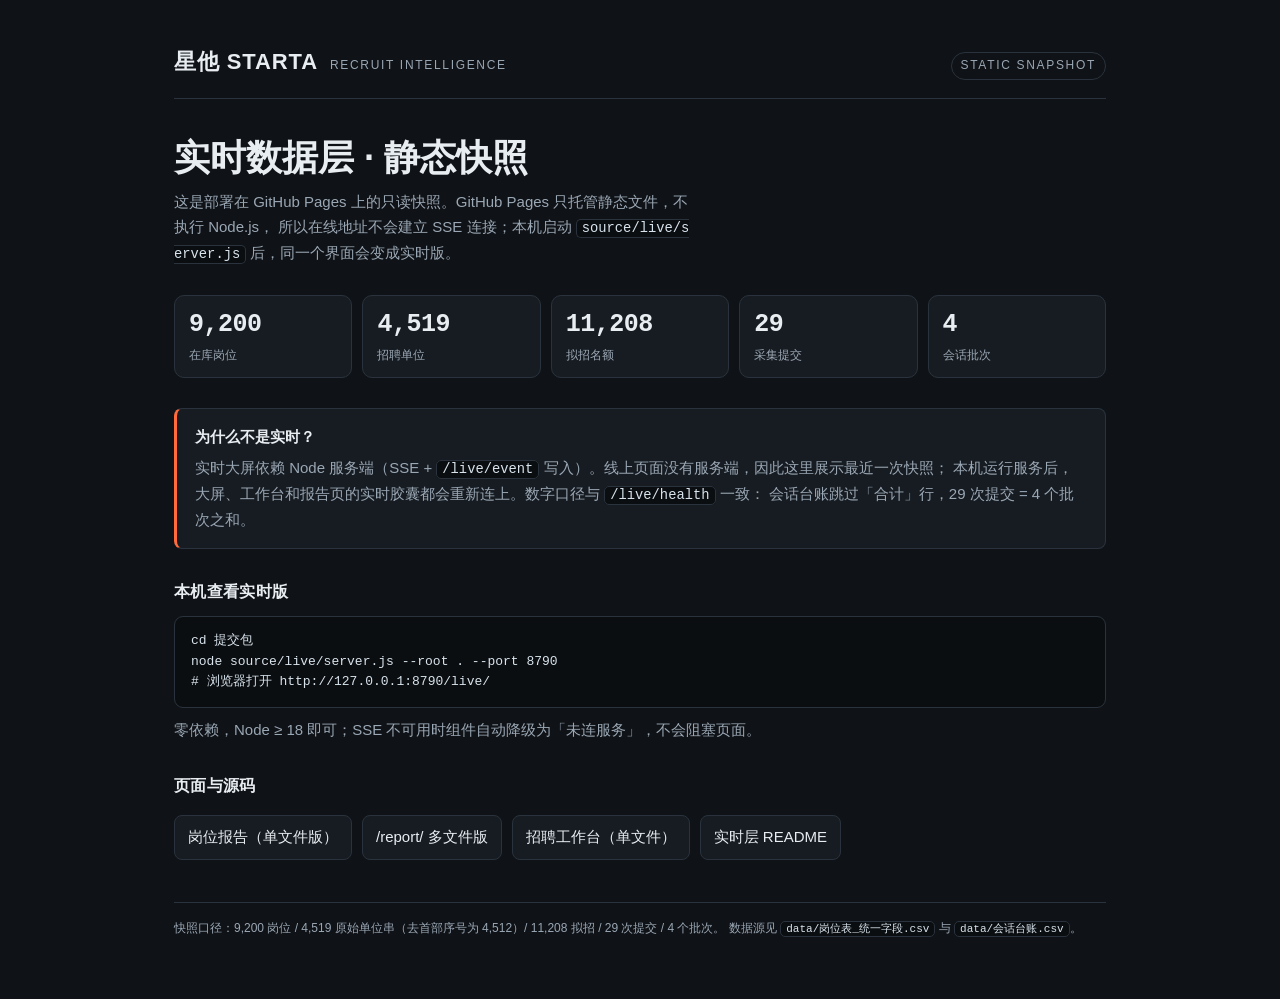
<file: live/dashboard.html>
<!doctype html>
<html lang="zh-CN">
<head>
<meta charset="utf-8">
<meta name="viewport" content="width=device-width,initial-scale=1">
<meta http-equiv="refresh" content="0;url=./">
<title>实时大屏 · 静态快照 | 星他 STARTA</title>
<style>
  html,body{margin:0;min-height:100%;background:#0f1216;color:#e8edf2;
    font:15px/1.6 -apple-system,BlinkMacSystemFont,"Segoe UI","Noto Sans CJK SC","Microsoft YaHei",sans-serif}
  main{max-width:560px;margin:18vh auto;padding:0 24px;text-align:center}
  h1{font-size:22px;margin:0 0 10px}
  p{color:#9aa7b4;margin:0 0 18px}
  a{display:inline-block;color:#ff6b3d;border:1px solid #2a333d;border-radius:8px;
    padding:9px 16px;text-decoration:none}
  a:hover{border-color:#ff6b3d}
</style>
</head>
<body>
<main>
  <h1>实时大屏需要本机 Node 服务</h1>
  <p>线上只部署了静态文件，正在跳到数据快照页。要连 SSE，请在本机运行 <code>source/live/server.js</code>。</p>
  <a href="./">打开静态快照</a>
</main>
</body>
</html>
</file>
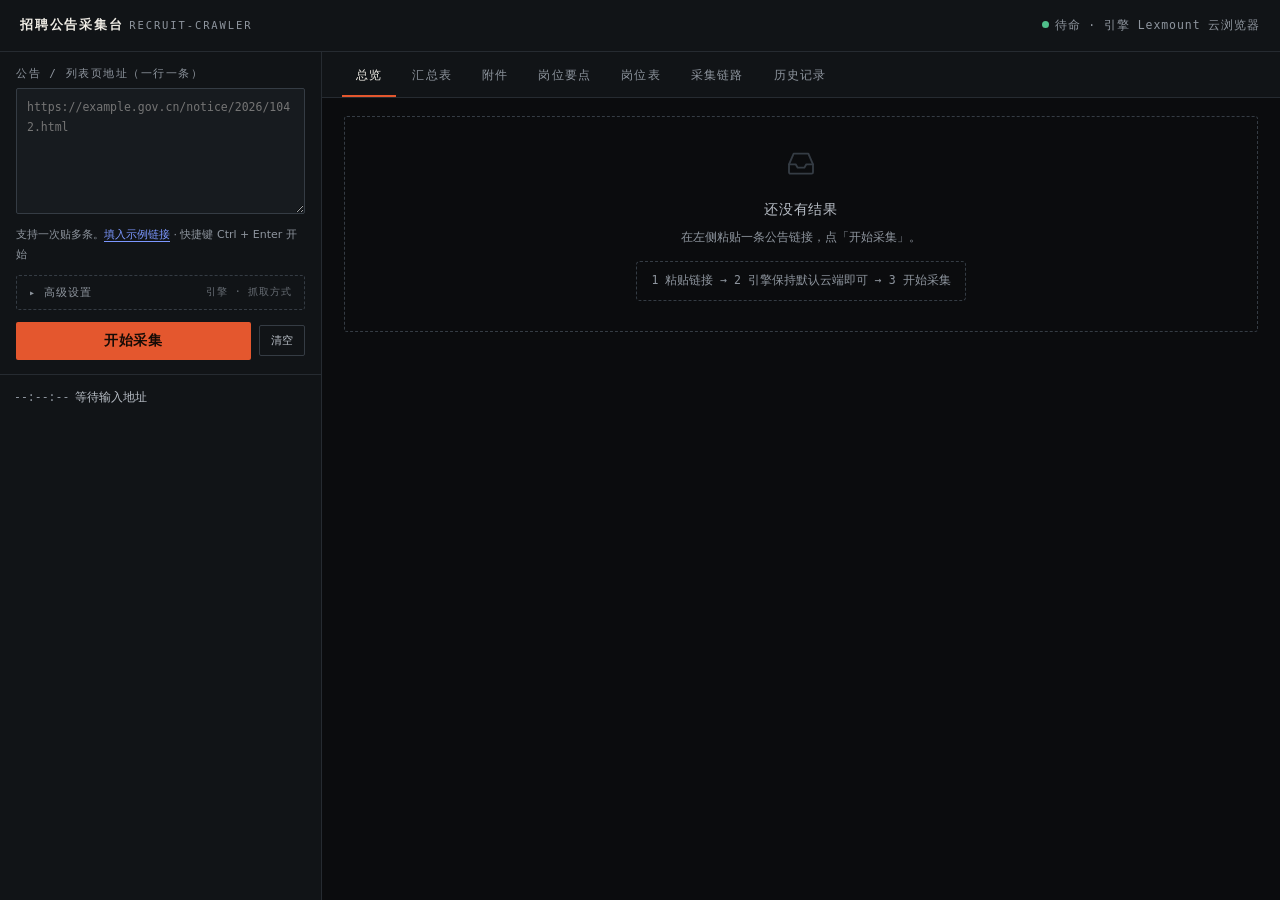
<file: source/采集台界面.html>
<!doctype html>
<html lang="zh-CN">
<head>
<meta charset="utf-8">
<meta name="viewport" content="width=device-width,initial-scale=1">
<title>招聘公告采集台 · HR 工作台</title>
<style>
:root{
  --bg:#0B0C0E; --panel:#111417; --panel2:#171B1F; --line:#262B31; --line2:#353C44;
  --ink:#F0EDE6; --dim:#B9BFC7; --dim2:#8E959E;
  --orange:#E4572E; --blue:#7C97FF; --ok:#4FBF8B; --red:#E0655A; --warn:#D9A648;
  --mono:ui-monospace,"SFMono-Regular",Menlo,Consolas,"Cascadia Mono",monospace;
  --sans:"Inter","PingFang SC","Microsoft YaHei",system-ui,sans-serif;
}
*{box-sizing:border-box;margin:0;padding:0}
html,body{height:100%}
body{background:var(--bg);color:var(--ink);font-family:var(--sans);font-size:14px;
  -webkit-font-smoothing:antialiased;display:flex;flex-direction:column;overflow:hidden}
button{font:inherit;color:inherit;background:none;border:0;cursor:pointer}
a{color:var(--blue);text-decoration:none}
a:hover{text-decoration:underline}
::-webkit-scrollbar{width:10px;height:10px}
::-webkit-scrollbar-thumb{background:#2A3037;border-radius:5px;border:2px solid var(--bg)}
::-webkit-scrollbar-track{background:transparent}

header{display:flex;align-items:center;gap:16px;padding:0 20px;height:52px;
  border-bottom:1px solid var(--line);background:var(--panel);flex:0 0 auto;position:relative}
.brand{font-family:var(--mono);font-size:12.5px;letter-spacing:.14em;color:var(--dim);white-space:nowrap}
.brand b{color:var(--ink);font-weight:600}
.brand .sub{color:var(--dim2);font-size:10.5px;letter-spacing:.18em;margin-left:6px}
.spacer{flex:1}
.state{font-family:var(--mono);font-size:11.5px;letter-spacing:.08em;color:var(--dim2);white-space:nowrap}
.dot{display:inline-block;width:7px;height:7px;border-radius:50%;background:var(--ok);margin-right:6px;vertical-align:1px}
.dot.busy{animation:pulse 1.2s ease-in-out infinite}
@keyframes pulse{0%,100%{opacity:1}50%{opacity:.25}}
#prog{position:absolute;left:0;bottom:-1px;height:2px;width:0;background:var(--orange);
  transition:width .35s ease,opacity .4s;z-index:60;pointer-events:none}
.hint{font-size:11px;color:var(--dim2);line-height:1.8;margin-top:8px}
.linklike{color:var(--blue);font-size:11px;padding:0;text-decoration:underline;text-underline-offset:3px}
.linklike:hover{color:var(--ink)}
::-webkit-scrollbar{width:10px;height:10px}
::-webkit-scrollbar-thumb{background:#2A3037;border-radius:5px;border:2px solid transparent;background-clip:content-box}
::-webkit-scrollbar-track{background:transparent}

main{flex:1;display:flex;min-height:0}
.side{width:322px;flex:0 0 auto;border-right:1px solid var(--line);background:var(--panel);
  display:flex;flex-direction:column;min-height:0}
.side .box{padding:14px 16px;border-bottom:1px solid var(--line)}
.side label{display:block;font-family:var(--mono);font-size:11px;letter-spacing:.14em;
  color:var(--dim2);margin-bottom:7px}
textarea{width:100%;height:126px;resize:vertical;background:var(--panel2);color:var(--ink);
  border:1px solid var(--line2);border-radius:2px;padding:9px 10px;font-family:var(--mono);
  font-size:11.5px;line-height:1.7;outline:none}
textarea:focus{border-color:var(--dim2)}
.row{display:flex;gap:8px;align-items:center}
.row+.row{margin-top:10px}
select{flex:1;background:var(--panel2);color:var(--ink);border:1px solid var(--line2);
  border-radius:2px;padding:7px 8px;font-size:12px;font-family:var(--mono);outline:none}
button.go{flex:1;background:var(--orange);color:#160B06;font-weight:700;padding:10px 14px;border-radius:2px;
  font-size:13.5px;letter-spacing:.05em;transition:filter .15s}
button.go:hover{filter:brightness(1.08)}
button.go:disabled{filter:grayscale(.7) brightness(.7);cursor:progress}
button.ghost{border:1px solid var(--line2);color:var(--dim);padding:7px 11px;border-radius:2px;
  font-family:var(--mono);font-size:11px;transition:.15s}
button.ghost:hover{color:var(--ink);border-color:var(--dim2)}
.chk{display:flex;align-items:center;gap:7px;font-family:var(--mono);font-size:11px;color:var(--dim)}
/* 高级设置折叠区：默认对普通用户隐藏 */
details.adv{margin-top:10px;border:1px dashed var(--line2);border-radius:3px}
details.adv summary{cursor:pointer;padding:9px 12px;font-family:var(--mono);font-size:11px;
  letter-spacing:.08em;color:var(--dim2);display:flex;align-items:center;gap:8px;user-select:none}
details.adv summary::-webkit-details-marker{display:none}
details.adv summary::before{content:'▸';font-size:10px;transition:transform .15s}
details.adv[open] summary::before{transform:rotate(90deg)}
details.adv summary .advtag{margin-left:auto;font-size:10px;color:var(--dim2);opacity:.7}
details.adv[open] summary{border-bottom:1px dashed var(--line2)}
details.adv .row{margin:10px 12px}
.chk input{accent-color:var(--orange)}
.logs{flex:1;overflow:auto;padding:12px 14px;font-family:var(--mono);font-size:11.5px;line-height:1.85;min-height:170px}
.logs div{color:var(--dim);word-break:break-all}
.logs .t{color:var(--dim2);margin-right:6px}
.logs .e{color:var(--red)}
.logs .ok{color:var(--ok)}

.panes{flex:1;display:flex;flex-direction:column;min-width:0;min-height:0}
nav{display:flex;gap:2px;padding:0 20px;border-bottom:1px solid var(--line);
  background:var(--panel);flex:0 0 auto;height:46px;align-items:flex-end;overflow-x:auto;scrollbar-width:thin}
nav button{font-family:var(--mono);font-size:12px;letter-spacing:.1em;color:var(--dim2);
  padding:0 14px 11px;border-bottom:2px solid transparent;transition:.15s;white-space:nowrap;flex:0 0 auto}
nav button.on{color:var(--ink);border-bottom-color:var(--orange)}
nav button:hover{color:var(--ink)}
.cnt{display:inline-block;min-width:17px;padding:0 5px;margin-left:7px;border-radius:9px;
  background:var(--line2);color:var(--ink);font-size:10px;line-height:17px;text-align:center;vertical-align:1px}
.cnt:empty{display:none}
.pane{flex:1;overflow:auto;padding:18px 22px 60px;display:none}
.pane.on{display:block}

h3{font-family:var(--mono);font-size:11.5px;letter-spacing:.14em;color:var(--dim2);
  font-weight:400;margin:0 0 12px;text-transform:uppercase}
.empty{color:var(--dim2);font-family:var(--mono);font-size:12.5px;line-height:1.9;
  border:1px dashed var(--line2);padding:30px 22px;border-radius:3px;text-align:center}
.empty svg{width:32px;height:32px;stroke:var(--line2);margin-bottom:10px}
.empty .et{font-size:13.5px;color:var(--dim);letter-spacing:.05em}
.empty .ed{font-size:12px;max-width:460px;margin:4px auto 0}
.empty .steps{display:inline-block;margin-top:12px;font-size:11.5px;color:var(--dim2);
  border:1px dashed var(--line2);border-radius:4px;padding:8px 14px}
.meta{display:grid;grid-template-columns:repeat(auto-fit,minmax(150px,1fr));border:1px solid var(--line);
  background:var(--panel);border-radius:2px;overflow:hidden}
.meta div{padding:14px 16px;border-right:1px solid var(--line)}
.meta div:last-child{border-right:0}
.meta .wide{grid-column:span 2}
.meta .k{font-family:var(--mono);font-size:10.5px;letter-spacing:.12em;color:var(--dim2);margin-bottom:8px}
.meta .v{font-size:13.5px;color:var(--ink);line-height:1.5;word-break:break-all}
.meta .v b{font-size:15px}
.meta .v.ttl{font-size:14px;line-height:1.5;white-space:nowrap;overflow:hidden;text-overflow:ellipsis}
@media (max-width:640px){.meta .wide{grid-column:span 1}}
.sess{margin-top:14px;border:1px solid var(--line);background:var(--panel);border-radius:2px;
  display:grid;grid-template-columns:1.4fr .7fr .7fr 1fr}
.sess div{padding:12px 14px;border-right:1px solid var(--line)}
.sess div:last-child{border-right:0}
.sess .k{font-family:var(--mono);font-size:10.5px;letter-spacing:.12em;color:var(--dim2);margin-bottom:7px}
.sess .v{font-family:var(--mono);font-size:11.5px;color:var(--ink);word-break:break-all}
.sess .v.one{white-space:nowrap;overflow:hidden;text-overflow:ellipsis}
details.tech{margin-top:14px;border:1px dashed var(--line2);border-radius:3px}
details.tech summary{cursor:pointer;padding:9px 12px;font-family:var(--mono);font-size:10.5px;
  letter-spacing:.1em;color:var(--dim2);display:flex;align-items:center;gap:8px;user-select:none}
details.tech summary::-webkit-details-marker{display:none}
details.tech summary::before{content:'▸';font-size:10px;transition:transform .15s}
details.tech[open] summary::before{transform:rotate(90deg)}
details.tech[open] summary{border-bottom:1px dashed var(--line2)}
details.tech .sess{margin-top:0;border:0;border-radius:0}
.shot{margin-top:14px;border:1px solid var(--line);background:var(--panel);border-radius:2px;overflow:hidden}
.shot img{display:block;width:100%;max-height:300px;object-fit:cover;object-position:top}
/* 截图不可用兜底 */
.shot.bad img{display:none}
.shot.bad::before{content:'整页截图不可用';display:block;padding:34px 14px;text-align:center;
  font-family:var(--mono);font-size:11.5px;letter-spacing:.08em;color:var(--dim2)}
.shot.bad .cap{border-top:0}
.shot.none{border-style:dashed}
.shot.none::before{content:'本页没有留痕截图';display:block;padding:26px 14px;text-align:center;
  font-family:var(--mono);font-size:11.5px;letter-spacing:.08em;color:var(--dim2)}
.cap{padding:8px 12px;font-family:var(--mono);font-size:11px;letter-spacing:.08em;color:var(--dim2);
  border-top:1px solid var(--line);display:flex;justify-content:space-between;gap:10px}

ul.files{list-style:none}
ul.files li{display:flex;justify-content:space-between;gap:12px;padding:9px 2px;
  border-bottom:1px solid var(--line);font-size:12.5px;line-height:1.6}
ul.files .n{word-break:break-all}
ul.files .ext{font-family:var(--mono);font-size:10px;color:var(--dim2);letter-spacing:.1em;flex:0 0 auto}
.badge{font-family:var(--mono);font-size:10px;letter-spacing:.08em;color:var(--warn);
  border:1px solid var(--warn);padding:1px 6px;margin-left:8px}

.tblwrap{overflow:auto;max-height:calc(100vh - 210px);border:1px solid var(--line);border-radius:2px}
table{width:100%;min-width:max-content;border-collapse:collapse;font-family:var(--mono);font-size:12px}
th,td{text-align:left;padding:8px 10px;border-bottom:1px solid var(--line);vertical-align:top;
  max-width:230px;min-width:70px}
th{color:var(--dim2);font-weight:400;font-size:11px;letter-spacing:.1em;white-space:nowrap;
  position:sticky;top:0;background:var(--panel);z-index:2}
td{white-space:normal;word-break:break-word;line-height:1.65}
td.src{max-width:230px;white-space:nowrap;overflow:hidden;text-overflow:ellipsis;color:var(--dim2);font-size:11px}
td.dup{color:var(--warn);white-space:nowrap}

.batchbar{display:flex;flex-wrap:wrap;gap:26px;padding:12px 0 14px;border-bottom:1px solid var(--line);
  margin-bottom:14px;font-family:var(--mono);font-size:12px;letter-spacing:.04em;color:var(--dim2)}
.batchbar b{color:var(--ink);font-weight:400;font-size:16px;margin-right:4px}
.fails{border:1px dashed #6B3530;padding:0;margin-top:14px;border-radius:2px}
.fails .h{padding:10px 14px;border-bottom:1px dashed #6B3530;font-family:var(--mono);
  font-size:11px;color:var(--red);letter-spacing:.1em}
.fails li{padding:8px 14px;border-bottom:1px solid var(--line);font-size:12px;color:var(--dim);
  list-style:none;word-break:break-all}

/* 响应式 */
@media (max-width:860px){
  main{flex-direction:column}
  .side{width:100%;flex:0 0 auto;border-right:0;border-bottom:1px solid var(--line)}
  .logs{min-height:110px;max-height:30vh}
  textarea{height:96px}
  .sess{grid-template-columns:1fr 1fr}
  .sess div{border-bottom:1px solid var(--line)}
  .brand .sub{display:none}
  .panes .pane{padding:16px 14px 50px}
}
@media (max-width:640px){
  header{padding:0 14px;gap:10px}
  .brand{font-size:11.5px}
  #state{font-size:10.5px}
}
</style>
</head>
<body>
<header>
  <div class="brand"><b>招聘公告采集台</b><span class="sub">RECRUIT-CRAWLER</span></div>
  <div class="spacer"></div>
  <div class="state" id="state"><span class="dot"></span>待命 · 引擎 Lexmount 云浏览器</div>
  <div id="prog"></div>
</header>

<main>
  <div class="side">
    <div class="box">
      <label>公告 / 列表页地址（一行一条）</label>
      <textarea id="urls" spellcheck="false" placeholder="https://example.gov.cn/notice/2026/1042.html"></textarea>
      <div class="hint">支持一次贴多条。<button class="linklike" id="filldemo">填入示例链接</button> · 快捷键 Ctrl + Enter 开始</div>
      <details class="adv">
        <summary>高级设置<span class="advtag">引擎 · 抓取方式</span></summary>
        <div class="row" style="margin-top:10px">
          <select id="engine">
            <option value="lexmount">Lexmount 云浏览器（留痕）</option>
            <option value="local">本机 Chrome（快，无留痕）</option>
          </select>
        </div>
        <div class="row" style="margin-top:10px">
          <label class="chk" title="公告是列表页时，自动跟进前 5 条详情页逐条抓取"><input type="checkbox" id="expand" checked>列表页展开详情（自动跟进前 5 条）</label>
        </div>
      </details>
      <div class="row" style="margin-top:12px">
        <button class="go" id="run">开始采集</button>
        <button class="ghost" id="clear">清空</button>
      </div>
    </div>
    <div class="logs" id="logs"><div><span class="t">--:--:--</span>等待输入地址</div></div>
  </div>

  <div class="panes">
    <nav>
      <button data-p="p1" class="on">总览</button>
      <button data-p="p6">汇总表<span class="cnt" id="c-p6"></span></button>
      <button data-p="p2">附件<span class="cnt" id="c-p2"></span></button>
      <button data-p="p7">岗位要点<span class="cnt" id="c-p7"></span></button>
      <button data-p="p3">岗位表<span class="cnt" id="c-p3"></span></button>
      <button data-p="p4">采集链路</button>
      <button data-p="p5">历史记录</button>
    </nav>
    <div class="pane on" id="p1"></div>
    <div class="pane" id="p2"></div>
    <div class="pane" id="p3"></div>
    <div class="pane" id="p4"></div>
    <div class="pane" id="p6"></div>
    <div class="pane" id="p5"></div>
    <div class="pane" id="p7"></div>
  </div>
</main>

<script>
const $ = (s) => document.querySelector(s);
const esc = (s) => String(s == null ? '' : s).replace(/[&<>"]/g, (c) => ({ '&': '&amp;', '<': '&lt;', '>': '&gt;', '"': '&quot;' }[c]));
const now = () => new Date().toTimeString().slice(0, 8);

/* ---------- 空状态 / 计数 / 进度 ---------- */
const svg = (p) => `<svg viewBox="0 0 24 24" fill="none" stroke-width="1.4" stroke-linecap="round" stroke-linejoin="round">${p}</svg>`;
const ICONS = {
  page: svg('<path d="M3 13l3.5-8h11L21 13v6a1 1 0 0 1-1 1H4a1 1 0 0 1-1-1v-6z"/><path d="M3 13h5l1.5 2.5h5L16 13h5"/>'),
  grid: svg('<rect x="3" y="4" width="18" height="16" rx="2"/><path d="M3 9.5h18M9 9.5V20M3 15h18"/>'),
  file: svg('<path d="M14 3H7a2 2 0 0 0-2 2v14a2 2 0 0 0 2 2h10a2 2 0 0 0 2-2V8z"/><path d="M14 3v5h5"/><path d="M8.5 13h7M8.5 17h4"/>'),
  list: svg('<path d="M9 6h11M9 12h11M9 18h11"/><path d="M4 6h.01M4 12h.01M4 18h.01"/>'),
  table: svg('<rect x="3" y="5" width="18" height="14" rx="2"/><path d="M3 10h18M9 10v9M15 10v9"/>'),
  chain: svg('<path d="M10 13a5 5 0 0 0 7.07 0l2.83-2.83a5 5 0 0 0-7.07-7.07L11.4 4.5"/><path d="M14 11a5 5 0 0 0-7.07 0L4.1 13.83a5 5 0 0 0 7.07 7.07l1.4-1.4"/>'),
  clock: svg('<circle cx="12" cy="12" r="9"/><path d="M12 7.5V12l3 2"/>'),
};
const emptyHTML = (t, d, steps, icon) => `<div class="empty">${icon || ICONS.page}<div class="et">${t}</div><div class="ed">${d}</div>${steps ? `<div class="steps">${steps}</div>` : ''}</div>`;
const EMPTY = {
  p1: () => emptyHTML('还没有结果', '在左侧粘贴一条公告链接，点「开始采集」。', '1 粘贴链接 → 2 引擎保持默认云端即可 → 3 开始采集', ICONS.page),
  p6: () => emptyHTML('还没有汇总数据', '采集完成后，这里会把本批所有公告里的岗位表合并成一张大表，并自动去重。', '', ICONS.grid),
  p2: () => emptyHTML('还没有附件', '采集后列出公告里的 PDF / Word / Excel 附件，点击即可打开原件。', '', ICONS.file),
  p7: () => emptyHTML('还没有岗位要点', '自动摘出含「岗位 / 学历 / 专业 / 任职要求」等关键词的行，快速看门槛和待遇。', '', ICONS.list),
  p3: () => emptyHTML('还没有岗位表', '附件或网页里解析出的结构化表格会显示在这里，可导出 CSV 用 Excel 打开。', '', ICONS.table),
  p4: () => emptyHTML('还没有采集链路', '采集后展示主页面与列表详情页的抓取链路，以及失败明细。', '', ICONS.chain),
  p5: () => emptyHTML('读取历史批次…', '每次采集都会自动留档，切换到本页即读取最近记录。', '', ICONS.clock),
};
function resetPanes() {
  ['p1','p6','p2','p7','p3','p4','p5'].forEach((id) => { const el = document.getElementById(id); if (el) el.innerHTML = EMPTY[id](); });
  setCnt({ p6: '', p2: '', p7: '', p3: '' });
}
function setCnt(m) { Object.keys(m).forEach((id) => { const el = document.getElementById('c-' + id); if (el) el.textContent = m[id] || ''; }); }
function setProg(p) {
  const el = $('#prog');
  el.style.opacity = p > 0 ? 1 : 0;
  el.style.width = p + '%';
}
const engLabel = (v) => v === 'local' ? '本机 Chrome' : 'Lexmount 云浏览器';
$('#engine').addEventListener('change', (e) => {
  if (!$('#run').disabled) $('#state').innerHTML = '<span class="dot"></span>待命 · 引擎 ' + engLabel(e.target.value);
});
$('#filldemo').onclick = () => {
  const ta = $('#urls');
  const demo = ta.placeholder.trim();
  ta.value = ta.value.trim() ? ta.value.replace(/\s+$/, '') + '\n' + demo : demo;
  ta.focus();
};
$('#urls').addEventListener('keydown', (e) => {
  if ((e.metaKey || e.ctrlKey) && e.key === 'Enter') { e.preventDefault(); $('#run').click(); }
});
resetPanes();

function addLog(t, m, cls) {
  const el = $('#logs');
  const d = document.createElement('div');
  if (cls) d.className = cls;
  d.innerHTML = '<span class="t">' + t + '</span>' + esc(m);
  el.appendChild(d);
  el.scrollTop = el.scrollHeight;
}
function switchTab(id) {
  document.querySelectorAll('nav button').forEach((b) => b.classList.toggle('on', b.dataset.p === id));
  document.querySelectorAll('.pane').forEach((p) => p.classList.toggle('on', p.id === id));
}
document.querySelectorAll('nav button').forEach((b) => { b.onclick = () => switchTab(b.dataset.p); });
/* 采集完成后智能跳转：解析出表格就看汇总表，否则留在总览 */
function finishTab() {
  const n = (window.__rows && window.__rows.length > 1) ? window.__rows.length - 1 : 0;
  if (n > 0) {
    switchTab('p6');
    addLog(now(), `已跳到汇总表（${n} 行，可导出 CSV）`, 'ok');
    return 'p6';
  }
  switchTab('p1');
  addLog(now(), '本批没有解析出岗位表，留在总览；可看「附件」是否有扫描件', 'e');
  return 'p1';
}

/* ---------- 渲染单次结果 ---------- */
let CUR = null;
function render(d) {
  CUR = d;
  const shot = d.shot
    ? `<div class="shot" id="shotbox"><img src="${esc(d.shot)}" alt="整页快照" onerror="document.getElementById('shotbox').classList.add('bad')">
      <div class="cap"><span>${esc(d.shot)} · 整页截图</span><span>${esc((d.pubDate || '—') + ' 发布')}</span></div></div>`
    : `<div class="shot none"><div class="cap"><span>未留痕</span><span>${esc((d.pubDate || '—') + ' 发布')}</span></div></div>`;
  const title = d.title || d.h1 || d.url;
  $('#p1').innerHTML = `
    <h3>本次采集</h3>
    <div class="meta">
      <div class="wide"><div class="k">标题</div><div class="v ttl" title="${esc(title)}">${esc(title.slice(0, 120))}</div></div>
      <div><div class="k">正文字数</div><div class="v"><b>${d.charCount || 0}</b></div></div>
      <div><div class="k">附件</div><div class="v"><b>${(d.files || []).length}</b></div></div>
      <div><div class="k">解析出的表</div><div class="v"><b>${(d.tables || []).length + (d.sheets || []).length + (d.pdfs || []).length}</b></div></div>
      <div><div class="k">用时</div><div class="v"><b>${((d.ms || 0) / 1000).toFixed(1)}</b>s</div></div>
    </div>
    <details class="tech">
      <summary>技术详情 · SESSION / 回放</summary>
      <div class="sess">
        <div><div class="k">SESSION ID</div><div class="v one" title="${esc((d.session && d.session.id) || '—')}">${esc((d.session && d.session.id) || '—')}</div></div>
        <div><div class="k">区域</div><div class="v one" title="${esc((d.session && d.session.region) || '—')}">${esc((d.session && d.session.region) || '—')}</div></div>
        <div><div class="k">引擎</div><div class="v">${d.engine === 'local' ? '本机 Chrome' : 'Lexmount 云'}</div></div>
        <div><div class="k">来源</div><div class="v"><a href="${esc(d.url)}" target="_blank" rel="noopener">打开原页</a>
          ${d.session && d.session.replay ? ` · <a href="${esc(d.session.replay)}" target="_blank" rel="noopener">回放</a>` : ''}</div></div>
      </div>
    </details>${shot}`;

  const files = d.files || [];
  const docs = d.docs || [];
  $('#p2').innerHTML = (files.length ? `<h3>检出的附件（${files.length}）</h3><ul class="files">${files.map((f) => `
      <li><span class="n"><a href="${esc(f.href)}" target="_blank" rel="noopener">${esc(f.name || f.href)}</a></span>
      <span class="ext">${esc((f.href.split('.').pop() || '').slice(0, 4).toUpperCase())}</span></li>`).join('')}</ul>`
      : emptyHTML('这一页没有附件链接', '没有检出 .pdf / .docx / .xlsx。常见原因：附件挂在列表页的二级详情里，勾选「列表页展开详情」再试。', '', ICONS.file))
    + (docs.length ? `<h3 style="margin-top:22px">已解析的文档（${docs.length}）</h3><ul class="files">${docs.map((x) => `
      <li><span class="n">${esc(x.file)}${x.unsupported ? '<span class="badge">未解析</span>' : ''}
        <div class="cap" style="border:0;padding:4px 0 0">${x.unsupported ? esc(x.unsupported)
          : `${x.chars} 字 / ${(x.tables || []).length} 表 / ${(x.paras || []).length} 段${x.via ? ' · ' + esc(x.via) : ''}`}</div></span>
      <span class="ext">${esc((x.kind || '').toUpperCase())}</span></li>`).join('')}</ul>` : '');

  /* 岗位要点（关键词命中行） */
  const hits = d.hits || [];
  $('#p7').innerHTML = hits.length
    ? `<h3>岗位要点（命中「岗位 / 学历 / 专业 / 任职要求」等词的行）</h3>
       <ul class="files">${hits.map((h) => `<li><span class="n">${esc(h)}</span></li>`).join('')}</ul>`
    : emptyHTML('没有命中岗位关键词', '可能这页只有导航，正文在 iframe 或需要点击展开。', '', ICONS.list);
  setCnt({ 'p2': (files.length + docs.length) || '', 'p7': hits.length || '' });

  /* 表格页 */
  let html = '';
  (d.sheets || []).forEach((s) => s.sheets.forEach((sh) => {
    html += `<h3>${esc(s.file)} · ${esc(sh.name)} · ${sh.rows.length} 行</h3>`
      + tbl(sh.header && sh.header.length ? sh.header : null, sh.rows);
  }));
  (d.pdfs || []).forEach((p) => {
    const badge = p.scanned ? '疑似扫描件·需 OCR' : (p.conf === 'low' ? '置信度低：' + (p.why || '') : 'ok');
    html += `<h3>${esc(p.file)} · ${p.cols} 列 / ${(p.rows || []).length} 行 · ${esc(badge)}</h3>`
      + tbl(p.header && p.header.length ? p.header : null, p.rows || []);
  });
  if ((d.tables || []).length) {
    html += `<h3>页面内表格 · ${d.tables.length} 张</h3>`;
    d.tables.forEach((t, i) => { html += `<div class="cap" style="border:0;padding:6px 0">表 ${i + 1} · ${t.length} 行</div>` + tbl(null, t); });
  }
  $('#p3').innerHTML = html || emptyHTML('没有解析出结构化表格', '岗位表通常在附件里——若附件是 PDF 扫描件，需要 OCR 才能拿表。', '', ICONS.table);
  let rowsN = 0;
  (d.sheets || []).forEach((s) => s.sheets.forEach((sh) => { rowsN += sh.rows.length; }));
  (d.pdfs || []).forEach((p) => { rowsN += (p.rows || []).length; });
  (d.tables || []).forEach((t) => { rowsN += t.length; });
  setCnt({ 'p3': rowsN || '' });

  /* 链路 */
  const kids = d.children || [];
  $('#p4').innerHTML = `<h3>采集链路</h3>
    <ul class="files">
      <li><span class="n">主页面 · ${esc((d.title || d.url).slice(0, 60))}<div class="cap" style="border:0;padding:4px 0 0">${esc(d.url)}</div></span>
        <span class="ext">${(d.files || []).length} 附件</span></li>
      ${kids.map((c) => `<li><span class="n">子页面 · ${esc((c.title || c.listTitle || c.url).slice(0, 60))}
        <div class="cap" style="border:0;padding:4px 0 0">${esc(c.url)} · ${((c.ms || 0) / 1000).toFixed(1)}s</div></span>
        <span class="ext">${(c.files || []).length} 附件</span></li>`).join('')}
    </ul>
    ${(d.failures || []).length ? `<div class="fails"><div class="h">失败 ${d.failures.length} 条（原始 URL 与原因）</div>
      <ul>${d.failures.map((f) => `<li>${esc(f.url)} — ${esc(f.error || '')}</li>`).join('')}</ul></div>` : ''}`;
}
function tbl(header, rows) {
  if (!rows || !rows.length) return '<div class="empty">空表</div>';
  const w = Math.max(header ? header.length : 0, ...rows.map((r) => r.length));
  const head = header && header.length ? Array.from({ length: w }, (_, i) => header[i] || '列' + (i + 1)) : null;
  return `<div class="tblwrap"><table>${head ? `<thead><tr>${head.map((c) => `<th>${esc(c)}</th>`).join('')}</tr></thead>` : ''}
    <tbody>${rows.slice(0, 300).map((r) => `<tr>${Array.from({ length: w }, (_, i) => `<td>${esc(r[i])}</td>`).join('')}</tr>`).join('')}</tbody></table></div>`;
}

/* ---------- 跨公告统一字段（不同公告的表头写法不一样，先归一） ---------- */
const CANON = [
  { k: '地区', syns: ['考区', '地区', '工作地点', '所在地', '招聘地区', '工作区域'] },
  { k: '单位', syns: ['招聘单位', '单位名称', '用人单位', '招录机关', '单位'], not: /代码|编码|编号/ },
  { k: '岗位', syns: ['岗位名称', '招聘岗位', '职位名称', '岗位', '职位'], not: /职责|任务|描述|要求|等级|类别|代码|编码/ },
  { k: '岗位代码', syns: ['岗位代码', '职位代码', '岗位编码', '岗位编号', '职位编码'] },
  { k: '学历', syns: ['学历要求', '最低学历', '学历'] },
  { k: '学位', syns: ['学位要求', '学位'] },
  { k: '专业', syns: ['专业要求', '专业'], multi: true, not: /代码/ },
  { k: '人数', syns: ['聘用人数', '招聘人数', '招录人数', '计划人数', '人数', '计划数'] },
  { k: '部门', syns: ['工作部门', '部门', '内设机构'], not: /代码|编码/ },
  { k: '职责', syns: ['岗位职责任务', '岗位职责', '职位描述', '工作内容'] },
  { k: '等级', syns: ['岗位等级', '岗位类别', '职级'] },
];
function pickCols(header, syns, opts) {
  opts = opts || {};
  if (!header || !header.length) return [];
  const norm = (s) => String(s || '').replace(/[\s　]/g, '').replace(/[（）]/g, '');
  const out = [];
  const ok = (h) => !(opts.not && opts.not.test(String(h || '')));
  const push = (i) => { if (i >= 0 && !out.includes(i)) out.push(i); };
  const wantCode = syns.some((s) => /代码|编码|编号/.test(s));
  const isCode = (h) => /代码|编码|编号/.test(String(h || ''));
  for (const syn of syns) {
    header.forEach((h, i) => { if (norm(h) === norm(syn) && ok(h) && (wantCode || !isCode(h))) push(i); });
    if (out.length && !opts.multi) return out;
  }
  for (const syn of syns) {
    header.forEach((h, i) => { if (norm(h).startsWith(norm(syn)) && ok(h) && (wantCode || !isCode(h))) push(i); });
    if (out.length && !opts.multi) return out;
  }
  /* 第三轮：表头里「含有」同义词（如「序号 / 单位」「职位名称及代码」），仍然受 not 正则约束 */
  for (const syn of syns) {
    const n = norm(syn);
    if (n.length < 2) continue;
    header.forEach((h, i) => { if (norm(h).includes(n) && ok(h) && (wantCode || !isCode(h))) push(i); });
    if (out.length && !opts.multi) return out;
  }
  return out;
}
function canonOf(tab) {
  const cols = [];
  let hit = 0;
  CANON.forEach((f, ki) => {
    const got = pickCols(tab.header, f.syns, { multi: f.multi, not: f.not });
    cols[ki] = got;
    if (got.length) hit++;
  });
  if (hit < 3) return null;
  return { cols, hit };
}
function canonAll(tabs) {
  const fields = CANON.map((f) => f.k);
  const rows = [];
  const fill = new Array(fields.length).fill(0);
  let used = 0, skipped = 0;
  const sources = new Set();
  const skippedList = [];
  tabs.forEach((t) => {
    const c = canonOf(t);
    if (!c) { const n = (t.rows || []).length; skipped += n; skippedList.push({ source: String(t.source || '').slice(0, 60), rows: n, header: (t.header || []).slice(0, 4) }); return; }
    used++;
    const src = String(t.source || '').split(' / ')[0].slice(0, 46);
    sources.add(src);
    t.rows.forEach((r) => {
      const o = c.cols.map((idx) => idx.map((i) => (r[i] != null ? String(r[i]).replace(/\s+/g, ' ').trim() : '')).filter(Boolean).join(' / '));
      if (!o.some((x) => x)) return;
      o.forEach((v, k) => { if (v) fill[k]++; });
      rows.push([src, ...o]);
    });
  });
  return { fields, rows, fill, used, skipped, skippedList, sources: [...sources] };
}
function renderCanon(tabs, note) {
  const c = canonAll(tabs);
  const el = $('#p6');
  const head = ['来源公告', ...c.fields];
  const seen = new Map(); const out = [];
  for (const r of c.rows) {
    const key = [r[2], r[3], r[4], r[6], r[7]].join('|').replace(/\|/g, '');
    if (!key) { out.push(r); continue; }
    if (seen.has(key)) continue;
    seen.set(key, 1); out.push(r);
  }
  const pack = [['来源公告', ...c.fields], ...out];
  window.__canon = pack;
  setCnt({ 'p6': out.length });
  el.innerHTML = `
    <h3>跨公告统一表 · ${c.sources.length} 个来源 / ${c.used} 张表 / ${c.rows.length} 行</h3>
    <div class="batchbar">
      <span><b>${c.sources.length}</b> 个公告来源</span>
      <span><b>${c.used}</b> 张表归一成功${c.skipped ? ` · <b>${c.skipped}</b> 行认不出表头，已跳过` : ''}</span>
      <span><b>${c.rows.length}</b> 行 → 去重后 <b>${out.length}</b> 行</span>
      ${note ? `<span class="state">${esc(note)}</span>` : ''}
    </div>
    <div class="row" style="margin:0 0 12px">
      <button class="ghost" id="tcsv">导出统一表 CSV（${out.length} 行）</button>
      <button class="ghost" id="tback">返回按形状看</button>
      <span class="state">字段命中：${c.fields.map((f, i) => `${f} ${c.fill[i]}`).join(' · ')}</span>
    </div>
    <div class="tblwrap"><table><thead><tr>${head.map((h) => `<th>${esc(h)}</th>`).join('')}</tr></thead>
      <tbody>${out.slice(0, 400).map((r) => `<tr><td class="src" title="${esc(r[0])}">${esc(r[0])}</td>${r.slice(1).map((v) => `<td>${esc(v)}</td>`).join('')}</tr>`).join('')}</tbody></table></div>
    ${(() => {
      const empt = c.fields.map((f, i) => [f, out.filter((r) => !r[i + 1]).length]).filter(([, n]) => n > 0).sort((a, b) => b[1] - a[1]).slice(0, 3);
      const line = empt.length
        ? `<b>空格是真情况，不补：</b>${empt.map(([f, n]) => `${f} 空 ${n.toLocaleString()} 行`).join('、')}——多为该公告没给这一列（如广东那份只有岗位代码与职责，没有岗位名称）。`
        : '所有字段都填满，没有空格。';
      const sk = (c.skippedList || []);
      const skHtml = sk.length
        ? `<details style="margin-top:8px"><summary style="cursor:pointer;color:var(--dim2)">看跳过的 ${sk.length} 张表 / ${c.skipped} 行</summary><ul style="margin:8px 0 0 18px;color:var(--dim2);font-size:11.5px">${sk.slice(0, 8).map((s) => `<li>${esc(s.source)} — ${s.rows} 行，表头 ${esc((s.header || []).join(' | ') || '空')}</li>`).join('')}</ul><div style="color:var(--dim2);font-size:11px;margin-top:6px">这些是页面正文里的表单/导航表，不是岗位表，所以跳过。</div></details>`
        : '';
      return `<div class="cap" style="border:0;padding:8px 0">${line}${skHtml}</div>`;
    })()}
    <div class="cap" style="border:0;padding:0 0 8px">显示前 400 行；导出含全部 ${out.length} 行。</div>`;
  $('#tcsv').onclick = () => downloadCsv('跨公告统一表.csv', pack);
  $('#tback').onclick = () => { $('#p6').innerHTML = window.__batchHTML || ''; if (window.__bindBatch) window.__bindBatch(); };
  finishTab();
}

/* ---------- 批次总表 ---------- */
function collectTables(all) {
  const tabs = [];
  const push = (source, header, rows) => { if (rows && rows.length) tabs.push({ source, header, rows }); };
  all.forEach((d) => {
    const src = (d.title || d.url || '').slice(0, 60);
    (d.tables || []).forEach((t, i) => push(src + ` / 表${i + 1}`, null, t));
    (d.sheets || []).forEach((s) => s.sheets.forEach((sh) => push(src + ' / ' + s.file, sh.header, sh.rows)));
    (d.pdfs || []).forEach((p) => push(src + ' / ' + p.file, p.header, p.rows));
    (d.docs || []).forEach((x) => (x.tables || []).forEach((t, i) => push(src + ' / ' + x.file, null, t)));
    (d.children || []).forEach((c) => {
      const cs = (c.title || c.listTitle || c.url || '').slice(0, 40);
      (c.tables || []).forEach((t, i) => push(cs + ` / 表${i + 1}`, null, t));
      (c.sheets || []).forEach((s) => s.sheets.forEach((sh) => push(cs + ' / ' + s.file, sh.header, sh.rows)));
      (c.pdfs || []).forEach((p) => push(cs + ' / ' + p.file, p.header, p.rows));
      (c.docs || []).forEach((x) => (x.tables || []).forEach((t) => push(cs + ' / ' + x.file, null, t)));
    });
  });
  return tabs;
}
function shapeOf(t) {
  if (t.header && t.header.length >= 2) return t.header.length;
  const freq = new Map();
  t.rows.forEach((r) => freq.set(r.length, (freq.get(r.length) || 0) + 1));
  let best = 0, bestN = -1;
  freq.forEach((n, w) => { if (n > bestN || (n === bestN && w > best)) { best = w; bestN = n; } });
  return best || 1;
}
function renderBatch(all, fails) {
  const tabs = collectTables(all);
  const el = $('#p6');
  if (!tabs.length) {
    window.__rows = null;
    el.innerHTML = emptyHTML('本批没有解析出结构化表', `本批 ${all.length} 条页面都没有可解析的表。看看「附件」页是不是扫描件，或换一个带岗位表的公告。`, '', ICONS.grid);
    setCnt({ 'p6': '' });
    return;
  }
  const groups = new Map();
  tabs.forEach((t) => { const w = shapeOf(t); if (!groups.has(w)) groups.set(w, { w, tabs: [] }); groups.get(w).tabs.push(t); });
  const gRows = (g) => g.tabs.reduce((n, t) => n + t.rows.length, 0);
  const gHead = (g) => (g.tabs.some((t) => t.header && t.header.length >= 2) ? 1 : 0);
  /* 主表优先选「有真表头」的形状：列名是从 PDF 里认出来的，比行数更值钱。
     同为有表头/无表头时，再比行数。 */
  const sg = [...groups.values()].sort((a, b) => gHead(b) - gHead(a) || gRows(b) - gRows(a));
  const main = sg[0], foreign = sg.slice(1);
  const foreignRows = foreign.reduce((n, g) => n + gRows(g), 0);
  const width = main.w;
  const hd = main.tabs.filter((t) => t.header && t.header.length >= 2).sort((a, b) => b.rows.length - a.rows.length)[0];
  const head = Array.from({ length: width }, (_, i) => (hd && hd.header[i]) || '列' + (i + 1));
  const merged = main.tabs.flatMap((t) => t.rows.map((r) => [t.source, ...Array.from({ length: width }, (_, i) => r[i] == null ? '' : String(r[i]))]));
  const seen = new Map(); const dedup = [];
  for (const r of merged) {
    const key = r.slice(1).map((c) => String(c).replace(/\s+/g, '').trim()).join('|');
    if (!key.replace(/\|/g, '')) { dedup.push(r); continue; }
    if (seen.has(key)) { seen.get(key).dupCount++; continue; }
    const it = r.slice(); it.dupCount = 0; seen.set(key, it); dedup.push(it);
  }
  const dupN = merged.length - dedup.length;
  const totalFiles = all.reduce((n, d) => n + (d.files || []).length, 0);
  const totalMs = all.reduce((n, d) => n + (d.ms || 0), 0);
  window.__rows = [['来源', ...head, '重复'], ...dedup];
  setCnt({ 'p6': dedup.length });
  el.innerHTML = `
    <h3>本批汇总表 · ${all.length} 条页面 / ${tabs.length} 张表 / ${merged.length + foreignRows} 行</h3>
    <div class="batchbar">
      <span><b>${all.length}</b> 页面成功${fails && fails.length ? ` · <b style="color:var(--red)">${fails.length}</b> 失败` : ''}</span>
      <span><b>${totalFiles}</b> 个附件</span>
      <span><b>${merged.length}</b> 行原始 + <b>${foreignRows}</b> 其它形状</span>
      <span>合计 <b>${merged.length + foreignRows}</b> 行</span>
      <span><b>${dedup.length}</b> 行去重后${dupN ? `（合并 ${dupN}）` : ''}</span>
      <span><b>${(totalMs / 1000).toFixed(0)}</b>s 总用时</span>
    </div>
    <div class="row" style="margin:0 0 12px">
      <button class="ghost" id="bcsv">导出汇总表 CSV（${dedup.length} 行）</button>
      <button class="ghost" id="bjson">导出 JSON</button>
      <button class="ghost" id="bcanon">统一成一张表（跨公告）</button>
      ${foreignRows ? `<button class="ghost" id="bcsv2">其它形状（${foreignRows} 行 / ${foreign.length} 种）</button>` : ''}
      <span class="state">去重只比内容不比来源；末列是「这条在几处出现过」${foreignRows ? `；另有 ${foreignRows} 行列数不同，没混进来` : ''}</span>
    </div>
    <div class="tblwrap"><table><thead><tr>${['来源', ...head, '重复'].map((c) => `<th>${esc(c)}</th>`).join('')}</tr></thead>
      <tbody>${dedup.slice(0, 400).map((r) => `<tr><td class="src" title="${esc(r[0])}">${esc(r[0])}</td>
        ${r.slice(1).map((c) => `<td>${esc(c)}</td>`).join('')}<td class="dup">${r.dupCount ? '×' + (r.dupCount + 1) : ''}</td></tr>`).join('')}</tbody></table></div>
    <div class="cap" style="border:0;padding:8px 0">显示前 400 行；导出含全部 ${dedup.length} 行</div>`;
  $('#bcsv').onclick = () => downloadCsv('批次汇总表.csv', [['来源', ...head, '重复'], ...dedup]);
  $('#bjson').onclick = () => downloadJson('批次原始数据.json', all);
  window.__batchHTML = el.innerHTML;
  window.__bindBatch = () => {
    $('#bcsv').onclick = () => downloadCsv('批次汇总表.csv', [['来源', ...head, '重复'], ...dedup]);
    $('#bjson').onclick = () => downloadJson('批次原始数据.json', all);
    $('#bcanon').onclick = () => renderCanon(tabs, '同一批里把不同公告的表头归一到 11 个字段');
    if (foreignRows) $('#bcsv2').onclick = () => {
      const rows = [];
      foreign.forEach((g) => {
        rows.push([`— 列数 ${g.w}（${g.tabs.length} 张表 / ${gRows(g)} 行）`]);
        g.tabs.forEach((t) => { if (t.header && t.header.length) rows.push(t.header.map((c) => c == null ? '' : String(c))); t.rows.forEach((r) => rows.push(r.map((c) => c == null ? '' : String(c)))); });
      });
      downloadCsv('其它形状的表.csv', rows);
    };
  };
  window.__bindBatch();
};
function downloadCsv(name, rows) {
  const csv = rows.map((r) => r.map((c) => { const s = c == null ? '' : String(c); return /[",\n]/.test(s) ? '"' + s.replace(/"/g, '""') + '"' : s; }).join(',')).join('\r\n');
  const a = document.createElement('a');
  a.href = URL.createObjectURL(new Blob(['\ufeff' + csv], { type: 'text/csv;charset=utf-8' }));
  a.download = name; a.click();
}
function downloadJson(name, obj) {
  const a = document.createElement('a');
  a.href = URL.createObjectURL(new Blob([JSON.stringify(obj, null, 2)], { type: 'application/json' }));
  a.download = name; a.click();
}

/* ---------- 历史 ---------- */
async function renderHistory() {
  const el = $('#p5');
  el.innerHTML = emptyHTML('读取历史…', '正在从 runs/ 目录读取最近批次。', '', ICONS.clock);
  try {
    const j = await (await fetch('/api/runs')).json();
    const items = j.items || [];
    if (!items.length) { el.innerHTML = emptyHTML('还没有历史批次', '每跑一次采集都会自动留档，之后可以在这里回看。', '', ICONS.clock); return; }
    el.innerHTML = `<h3>历史批次（${items.length}，最近 40 条）</h3>
      <div class="cap" style="border:0;padding:0 0 10px">每次采集都会在 runs/ 落一份 JSON。可以单份「载入」回看，也可以勾几份「合并选中」——不同公告的表头会被归一到同一套字段。</div>
      <div class="row" style="margin:0 0 10px">
        <button class="ghost" id="mmerge">合并选中批次（统一字段）</button>
        <span class="state" id="mhint">已选 0 份</span>
      </div>
      <div class="tblwrap"><table><thead><tr><th></th><th>时间</th><th>标题</th><th>引擎</th><th>附件</th><th>行数</th><th>用时</th><th></th></tr></thead>
      <tbody>${items.map((it) => `<tr><td><input type="checkbox" class="rsel" data-f="${esc(it.file)}"></td><td>${esc(it.at)}</td><td>${esc((it.title || it.url || '').slice(0, 52))}</td>
        <td>${esc(it.engine || '')}</td><td>${it.files || 0}</td><td>${it.rows || 0}</td><td>${((it.ms || 0) / 1000).toFixed(1)}s</td>
        <td><button class="ghost" data-run="${esc(it.file)}">载入</button></td></tr>`).join('')}</tbody></table></div>`;
    el.querySelectorAll('[data-run]').forEach((b) => { b.onclick = () => loadRun(b.dataset.run); });
    const sel = new Set();
    const hint = el.querySelector('#mhint');
    el.querySelectorAll('.rsel').forEach((cb) => {
      cb.onchange = () => {
        if (cb.checked) sel.add(cb.dataset.f); else sel.delete(cb.dataset.f);
        hint.textContent = `已选 ${sel.size} 份`;
      };
    });
    el.querySelector('#mmerge').onclick = async () => {
      if (sel.size < 2) { hint.textContent = '至少勾 2 份再合并'; return; }
      hint.textContent = '合并中…';
      const all = [];
      for (const f of sel) {
        try {
          const j = await (await fetch('/api/runfile?f=' + encodeURIComponent(f))).json();
          const arr = Array.isArray(j.data) ? j.data : (j.data ? [j.data] : []);
          arr.forEach((d) => { d.__run = f; all.push(d); });
        } catch (e) { /* 跳过坏档 */ }
      }
      if (!all.length) { hint.textContent = '这几份都读不出来'; return; }
      switchTab('p6');
      renderCanon(collectTables(all), `来自 ${sel.size} 个历史批次`);
    };
  } catch (e) { el.innerHTML = emptyHTML('读取历史失败', esc(e.message), '', ICONS.clock); }
}
async function loadRun(file) {
  try {
    const j = await (await fetch('/api/runfile?f=' + encodeURIComponent(file))).json();
    if (Array.isArray(j.data)) {
      renderBatch(j.data, j.fails || []);
      if (j.data.length) render(j.data[0]);
      finishTab();
      return;
    }
    if (!j.data) throw new Error('这份记录没有 data');
    render(j.data); renderBatch([j.data], j.data.failures || []); finishTab();
  } catch (e) { addLog(now(), '载入历史失败：' + e.message, 'e'); }
}

/* ---------- 跑批 ---------- */
function runOne(url) {
  return fetch('/api/run', { method: 'POST', headers: { 'content-type': 'application/json' },
    body: JSON.stringify({ url, engine: $('#engine').value, expand: $('#expand').checked }) })
    .then((r) => r.json());
}
$('#clear').onclick = () => {
  const hasInput = $('#urls').value.trim().length > 0;
  if ((hasInput || CUR || window.__rows) && !confirm('将清空输入框与当前所有结果，确定吗？')) return;
  $('#urls').value = '';
  CUR = null; window.__rows = null;
  resetPanes();
  addLog(now(), '已清空');
};
$('#run').onclick = async () => {
  const urls = $('#urls').value.split(/\n+/).map((s) => s.trim()).filter(Boolean);
  if (!urls.length) { addLog(now(), '先填地址', 'e'); return; }
  $('#run').disabled = true;
  setProg(2);
  const t0 = Date.now();
  const tick = setInterval(() => {
    if ($('#run').disabled) $('#state').innerHTML = '<span class="dot busy"></span>采集中 · ' + urls.length + ' 条 · ' + ((Date.now() - t0) / 1000).toFixed(0) + 's';
  }, 500);
  $('#state').innerHTML = '<span class="dot busy"></span>采集中 · ' + urls.length + ' 条';
  const all = [], fails = [];
  for (let i = 0; i < urls.length; i++) {
    addLog(now(), `[${i + 1}/${urls.length}] ${urls[i]}`);
    try {
      const j = await runOne(urls[i]);
      if (j && j.ok && j.data) {
        (j.logs || []).forEach((l) => addLog(l.t || now(), (l.m || '')));
        all.push(j.data);
        if (i === 0) render(j.data);
      } else {
        fails.push({ url: urls[i], error: (j && (j.error || (j.data && j.data.error))) || '未知错误' });
        addLog(now(), '失败：' + fails[fails.length - 1].error, 'e');
      }
    } catch (e) { fails.push({ url: urls[i], error: e.message }); addLog(now(), '失败：' + e.message, 'e'); }
    setProg(((i + 1) / urls.length) * 100);
  }
  clearInterval(tick);
  addLog(now(), `全部完成：${all.length} 成功 / ${fails.length} 失败`, fails.length ? 'e' : 'ok');
  renderBatch(all, fails);
  $('#state').innerHTML = '<span class="dot"></span>待命 · 上次 ' + all.length + '/' + urls.length + ' 成功 · ' + ((Date.now() - t0) / 1000).toFixed(0) + 's';
  $('#run').disabled = false;
  setTimeout(() => setProg(0), 700);
  finishTab();
};

/* 首屏：顺带把历史列表拉一下，切到「历史」就渲染 */
document.querySelector('nav button[data-p="p5"]').addEventListener('click', renderHistory);
</script>
</body>
</html>
</file>
<file: app/assets/styles.css>
:root{
    --fs:16px;
    --bg:#F6F6F3; --panel:#FFFFFF; --rail:#FBFBF8; --ink:#111318; --ink2:#33373E;
    /* 对 #FFF 5.2:1、对 --bg 4.8:1，满足 AA ≥4.5:1 */
    --muted:#686D76; --line:#E6E6E0; --line2:#EFEFEA;
    --accent:#C8451C; --accent-soft:rgba(200,69,28,.08); --accent-line:rgba(200,69,28,.32);
    --ok:#1F8A57; --warn:#8A5A0F;   /* warn 对 #FFF 5.9:1、对 --bg 5.5:1，小字也达标 */
    --mono:"IBM Plex Mono","JetBrains Mono",Consolas,"SF Mono",monospace;
    --sans:"Inter","PingFang SC","Microsoft YaHei",system-ui,sans-serif;
    --sh1:0 1px 2px rgba(17,19,24,.05);
    --sh2:0 18px 40px -22px rgba(17,19,24,.34);
    --r:10px;
    color-scheme:light;
  }
  html[data-theme="dark"]{
    --bg:#0B0D10; --panel:#12151A; --rail:#0E1114; --ink:#EDECE7; --ink2:#C6C8CE;
    --muted:#8A9099; --line:#23272E; --line2:#1B1F25;
    --accent:#F0653B; --accent-soft:rgba(240,101,59,.10); --accent-line:rgba(240,101,59,.34);
    --ok:#4FBE8C; --warn:#E0A34F;
    --sh1:0 1px 2px rgba(0,0,0,.5);
    --sh2:0 24px 50px -24px rgba(0,0,0,.8);
    color-scheme:dark;
  }
  *,*::before,*::after{box-sizing:border-box}
  html{font-size:var(--fs);-webkit-text-size-adjust:100%}
  body{
    margin:0;background:var(--bg);color:var(--ink);
    font-family:var(--sans);font-size:1rem;line-height:1.55;
    -webkit-font-smoothing:antialiased;
  }
  h1,h2,h3,h4,p{margin:0}
  button,input,select{font:inherit;color:inherit}
  button{background:none;border:0;cursor:pointer}
  a{color:inherit;text-decoration:none}
  ul{margin:0;padding:0;list-style:none}
  /* 键盘焦点：全局统一可见，不允许只写 outline:none */
  :focus-visible{outline:2px solid var(--accent);outline-offset:2px;border-radius:6px}
  button:focus-visible,a:focus-visible,select:focus-visible,
  .btn:focus-visible,.icobtn:focus-visible,.chip:focus-visible,.dbtn:focus-visible,
  .go:focus-visible,.expbtn:focus-visible,.citem:focus-visible,.ucard:focus-visible,
  .navi a:focus-visible,.mrel button:focus-visible,.fold:focus-visible{
    outline:2px solid var(--accent);outline-offset:2px;
  }
  /* 行：焦点环画在内侧，避免被容器 overflow 裁掉 */
  tbody tr:focus-visible,.table .row:focus-visible{outline:2px solid var(--accent);outline-offset:-2px;border-radius:8px}
  /* 输入框：搜索框在 label 内，给自身也留一圈可见焦点 */
  .search input:focus-visible,.urlin:focus-visible{outline:2px solid var(--accent);outline-offset:1px;border-radius:6px}
  input[type="checkbox"]:focus-visible{outline:2px solid var(--accent);outline-offset:2px}
  ::selection{background:var(--accent);color:#fff}
  .num{font-family:var(--mono);font-variant-numeric:tabular-nums}

  /* ---------------- app frame ---------------- */
  .app{
    display:grid;grid-template-columns:236px minmax(0,1fr);
    grid-template-rows:56px minmax(0,1fr) 34px;height:100vh;
  }
  .app > .rail{grid-row:1 / span 3;grid-column:1}
  .app > .topbar{grid-row:1;grid-column:2}
  .app > .main{grid-row:2;grid-column:2}
  .app > .statusbar{grid-row:3;grid-column:2}

  /* ---------------- rail ---------------- */
  .rail{
    background:var(--rail);border-right:1px solid var(--line);
    display:flex;flex-direction:column;min-height:0;
  }
  .logo{display:flex;align-items:center;gap:10px;height:56px;padding:0 18px;border-bottom:1px solid var(--line2);flex:none}
  .logo .mark{
    width:24px;height:24px;border-radius:7px;background:var(--accent);color:#fff;
    display:grid;place-items:center;font-family:var(--mono);font-size:.68rem;font-weight:700;letter-spacing:.02em;flex:none;
  }
  .logo b{font-size:.94rem;letter-spacing:.02em}
  .logo small{display:block;font-family:var(--mono);font-size:.7rem;letter-spacing:.09em;white-space:nowrap;color:var(--muted);margin-top:1px}
  .rail-scroll{overflow:auto;padding:14px 10px;flex:1;min-height:0}
  .rail-sec{font-family:var(--mono);font-size:.66rem;letter-spacing:.16em;color:var(--muted);padding:10px 8px 8px}
  .navi{display:flex;flex-direction:column;gap:2px}
  .navi a{
    display:flex;align-items:center;gap:10px;height:36px;padding:0 10px;border-radius:8px;
    color:var(--ink2);font-size:.9rem;transition:background .15s,color .15s;position:relative;
  }
  .navi a svg{flex:none;color:var(--muted);transition:color .15s}
  .navi a:hover{background:color-mix(in srgb,var(--ink) 4%,transparent)}
  .navi a[aria-current="page"]{background:var(--panel);color:var(--ink);box-shadow:var(--sh1);font-weight:600}
  .navi a[aria-current="page"] svg{color:var(--accent)}
  .navi a[aria-current="page"]::before{
    content:"";position:absolute;left:-10px;top:9px;bottom:9px;width:2px;border-radius:2px;background:var(--accent);
  }
  .navi .ct{margin-left:auto;font-family:var(--mono);font-size:.72rem;color:var(--muted)}
  .navi a[aria-current="page"] .ct{color:var(--accent)}
  .rail-foot{border-top:1px solid var(--line2);padding:10px;flex:none}
  .user{display:flex;align-items:center;gap:10px;padding:6px;border-radius:8px}
  .user .av{width:26px;height:26px;border-radius:50%;background:color-mix(in srgb,var(--accent) 16%,transparent);color:var(--accent);display:grid;place-items:center;font-family:var(--mono);font-size:.72rem;flex:none}
  .user .nm{font-size:.85rem;line-height:1.2}
  .user .rl{font-family:var(--mono);font-size:.72rem;color:var(--muted);letter-spacing:.1em}

  /* ---------------- topbar ---------------- */
  .topbar{
    display:flex;align-items:center;gap:14px;padding:0 20px;
    background:var(--panel);border-bottom:1px solid var(--line);position:relative;z-index:20;
  }
  .crumb{display:flex;align-items:center;gap:8px;font-size:.86rem;color:var(--muted);white-space:nowrap}
  .crumb b{color:var(--ink);font-weight:600}
  .crumb i{font-style:normal;opacity:.5}
  .search{
    margin-left:auto;display:flex;align-items:center;gap:8px;height:34px;padding:0 10px;
    border:1px solid var(--line);border-radius:8px;background:var(--bg);min-width:240px;max-width:340px;flex:0 1 320px;
    transition:border-color .15s,box-shadow .15s,background .15s;
  }
  .search:focus-within{background:var(--panel);border-color:var(--accent-line);box-shadow:0 0 0 3px var(--accent-soft)}
  .search svg{color:var(--muted);flex:none}
  .search input{flex:1;min-width:0;border:0;background:none;outline:none;font-size:.86rem}
  /* 键盘焦点由 :focus-visible 单独给环，鼠标点击靠 .search:focus-within 的描边提示 */
  .search kbd{
    font-family:var(--mono);font-size:.66rem;color:var(--muted);border:1px solid var(--line);
    border-radius:5px;padding:1px 5px;background:var(--panel);
  }
  .actions{display:flex;align-items:center;gap:6px;flex:none}
  .icobtn{
    width:34px;height:34px;display:grid;place-items:center;border-radius:8px;color:var(--ink2);
    border:1px solid transparent;transition:background .15s,border-color .15s;
  }
  .icobtn:hover{background:color-mix(in srgb,var(--ink) 5%,transparent);border-color:var(--line)}
  .icobtn[aria-pressed="true"]{color:var(--accent);background:var(--accent-soft);border-color:var(--accent-line)}
  /* 字号两档按钮：贴成一个组，等宽、字号小，避免抢视觉 */
  .fsgrp{display:flex;align-items:center;gap:0;border:1px solid var(--line);border-radius:8px;overflow:hidden}
  .fsgrp .icobtn{width:30px;height:32px;border:0;border-radius:0;font-family:var(--mono);
    font-size:.78rem;letter-spacing:0;color:var(--ink2)}
  .fsgrp .icobtn + .icobtn{border-left:1px solid var(--line)}
  .fsgrp .icobtn:disabled{opacity:.38;cursor:not-allowed}
  .fsgrp .icobtn:disabled:hover{background:transparent;border-color:transparent}
  .divider{width:1px;height:20px;background:var(--line);margin:0 4px}
  .btn{
    display:inline-flex;align-items:center;gap:7px;height:34px;padding:0 13px;border-radius:8px;
    border:1px solid var(--line);background:var(--panel);font-size:.86rem;transition:background .15s,border-color .15s,transform .1s;
  }
  .btn:hover{background:color-mix(in srgb,var(--ink) 4%,transparent);border-color:color-mix(in srgb,var(--ink) 16%,var(--line))}
  .btn:active{transform:translateY(1px)}
  .btn.primary{background:var(--accent);border-color:var(--accent);color:#fff;font-weight:600}
  .btn.primary:hover{background:color-mix(in srgb,var(--accent) 88%,#000)}
  /* 深色主题的 accent 更亮：白字只有 3.17:1，改用深墨字保证 ≥4.5:1
     #F0653B 上的 #241008 ≈5.7:1，hover 压深后仍有 ≈4.5:1 */
  html[data-theme="dark"] .btn.primary,
  html[data-theme="dark"] .btn.primary:hover{color:#241008}
  .btn.ghost{border-color:transparent;background:none;color:var(--ink2)}
  .btn.ghost:hover{background:color-mix(in srgb,var(--ink) 5%,transparent)}
  .btn[disabled]{opacity:.45;pointer-events:none}

  /* 作品互链：桌面放顶栏，窄屏收进状态栏 */
  .report-link{text-decoration:none}
  .report-link .rl-full{white-space:nowrap}
  .report-link-sm{display:none;color:var(--ink2);font-size:.72rem;border-bottom:1px solid var(--line);padding-bottom:1px;white-space:nowrap}
  .report-link-sm:hover{color:var(--accent);border-color:var(--accent-line)}
  @media (max-width:680px){
    .report-link{display:none}
    .report-link-sm{display:inline}
  }

  /* ---------------- main ---------------- */
  .main{overflow:auto;padding:22px 24px 22px;position:relative;min-height:0;display:flex;flex-direction:column}
  .main::before{
    content:"";position:absolute;inset:0;pointer-events:none;z-index:0;
    background:
      radial-gradient(760px 220px at 78% -60px, var(--accent-soft), transparent 70%);
  }
  .main > *{position:relative;z-index:1}
  .page{width:100%;max-width:1600px;margin:0 auto;display:flex;flex-direction:column;flex:1;min-height:0}
  .page[hidden]{display:none!important}

  .page-head{display:flex;align-items:flex-end;gap:16px;flex-wrap:wrap;margin-bottom:18px}
  .page-head h1{font-size:1.5rem;letter-spacing:-.01em;line-height:1.2}
  .page-head .sub{font-size:.86rem;color:var(--muted);margin-top:6px}
  .page-head .sub b{color:var(--ink2);font-weight:600}
  .page-head .right{margin-left:auto;display:flex;align-items:center;gap:8px}

  .kpis{display:grid;grid-template-columns:repeat(4,minmax(0,1fr));gap:12px;margin-bottom:18px}
  .kpi{
    background:var(--panel);border:1px solid var(--line);border-radius:var(--r);
    padding:14px 16px 15px;box-shadow:var(--sh1);position:relative;overflow:hidden;
  }
  .kpi::after{content:"";position:absolute;left:0;right:0;top:0;height:2px;background:linear-gradient(90deg,var(--accent),transparent 65%);opacity:.55}
  .kpi[role="button"]{cursor:pointer;transition:border-color .15s,box-shadow .15s}
  .kpi[role="button"]:hover{border-color:var(--accent-line)}
  .kpi[role="button"][aria-pressed="true"]{border-color:var(--accent);box-shadow:inset 0 0 0 1px var(--accent-line),var(--sh1)}
  .kpi[role="button"][aria-pressed="true"] .lb{color:var(--accent)}
  .kpi[role="button"][aria-pressed="true"]::after{opacity:1}
  .kpi .lb{font-family:var(--mono);font-size:.66rem;letter-spacing:.14em;color:var(--muted)}
  .kpi .v{font-family:var(--mono);font-size:1.66rem;line-height:1.15;margin-top:8px;letter-spacing:-.02em;display:flex;align-items:baseline;gap:8px}
  .kpi .v i{font-style:normal;font-size:.72rem;color:var(--muted);letter-spacing:.04em}
  .kpi .ft{font-size:.78rem;color:var(--muted);margin-top:7px;display:flex;align-items:center;gap:6px;white-space:nowrap;overflow:hidden;text-overflow:ellipsis}
  .dot{width:5px;height:5px;border-radius:50%;background:var(--ok);flex:none}
  .dot.warn{background:var(--warn)}

  .panel{
    background:var(--panel);border:1px solid var(--line);border-radius:12px;box-shadow:var(--sh1);
    overflow:hidden;display:flex;flex-direction:column;min-height:300px;flex:1;
  }
  .toolbar,.bulkbar{flex:none}
  .toolbar{display:flex;align-items:center;gap:8px;flex-wrap:wrap;padding:12px 14px;border-bottom:1px solid var(--line)}
  .chips{display:flex;gap:4px;padding:3px;border-radius:9px;background:var(--bg);border:1px solid var(--line);flex-wrap:wrap}
  .chip{
    height:26px;padding:0 10px;border-radius:6px;font-size:.82rem;color:var(--ink2);
    display:inline-flex;align-items:center;gap:6px;transition:background .15s,color .15s;
  }
  .chip:hover{background:color-mix(in srgb,var(--ink) 5%,transparent)}
  .chip[aria-pressed="true"]{background:var(--panel);color:var(--ink);font-weight:600;box-shadow:var(--sh1)}
  .chip .ct{font-family:var(--mono);font-size:.72rem;color:var(--muted)}
  .chip[aria-pressed="true"] .ct{color:var(--accent)}
  .sel{position:relative}
  .sel select{
    appearance:none;-webkit-appearance:none;height:32px;padding:0 30px 0 10px;border:1px solid var(--line);
    border-radius:8px;background:var(--panel);font-size:.84rem;cursor:pointer;
  }
  .sel::after{content:"";position:absolute;right:12px;top:50%;width:7px;height:7px;border-right:1.4px solid var(--muted);border-bottom:1.4px solid var(--muted);transform:translateY(-70%) rotate(45deg);pointer-events:none}
  .toolbar .sp{margin-left:auto}
  .toolbar .meta{font-family:var(--mono);font-size:.7rem;color:var(--muted);letter-spacing:.06em}

  .bulkbar{
    display:none;align-items:center;gap:10px;padding:10px 14px;border-bottom:1px solid var(--accent-line);
    background:var(--accent-soft);font-size:.84rem;
  }
  .bulkbar.on{display:flex}
  .bulkbar b{font-family:var(--mono);color:var(--accent);font-weight:600}

  .tablewrap{overflow:auto;min-height:0;flex:1}
  .page-head,.kpis{flex:none}
  table{width:100%;border-collapse:separate;border-spacing:0;min-width:1020px;table-layout:fixed}
  thead th{
    position:sticky;top:0;z-index:2;background:var(--panel);
    font-family:var(--mono);font-size:.74rem;font-weight:400;letter-spacing:.12em;color:var(--muted);
    text-align:left;padding:10px 12px;border-bottom:1px solid var(--line);white-space:nowrap;
  }
  thead th.sortable{cursor:pointer;user-select:none}
  thead th.sortable:hover{color:var(--ink2)}
  thead th .srt{color:var(--accent);margin-left:4px}
  tbody td{padding:0 12px;border-bottom:1px solid var(--line2);height:46px;vertical-align:middle}
  tbody tr{transition:background .12s}
  tbody tr:hover{background:color-mix(in srgb,var(--ink) 3%,transparent)}
  tbody tr.selected{background:var(--accent-soft)}
  tbody tr.selected td:first-child{box-shadow:inset 2px 0 0 var(--accent)}
  td.c-unit{font-weight:600;letter-spacing:.01em;white-space:nowrap;overflow:hidden;text-overflow:ellipsis}
  td.c-unit small{display:block;font-weight:400;font-size:.72rem;color:var(--muted);margin-top:1px}
  td.c-city{color:var(--muted);font-size:.86rem;white-space:nowrap}
  td.c-edu{font-size:.88rem;white-space:nowrap}
  td.c-role{color:var(--accent);font-weight:600;white-space:nowrap;overflow:hidden;text-overflow:ellipsis}
  td.c-major{color:var(--ink2);font-size:.9rem;max-width:230px;overflow:hidden;text-overflow:ellipsis;white-space:nowrap}
  td.c-dim{font-size:.9rem;color:var(--ink2);white-space:nowrap}
  td.c-num{font-family:var(--mono);text-align:right;font-variant-numeric:tabular-nums;white-space:nowrap}
  td.c-due{font-family:var(--mono);font-size:.84rem;color:var(--ink2);white-space:nowrap}
  td.c-due.soon{color:var(--warn)}
  td.c-due small,.c-due small{font-family:var(--mono);font-size:.72rem;color:var(--muted);margin-left:6px;letter-spacing:0}
  td.c-due small::before,.c-due small::before{content:"·";margin-right:5px;opacity:.6}
  td.c-due.soon small{color:var(--warn);font-weight:600}
  td.c-due.expired{color:var(--muted)}
  td.c-due.expired small{color:var(--muted);text-decoration:none}
  td.c-op{text-align:right;white-space:nowrap}
  .tag{
    display:inline-flex;align-items:center;gap:6px;height:22px;padding:0 8px;border-radius:6px;
    font-family:var(--mono);font-size:.68rem;letter-spacing:.06em;white-space:nowrap;
    border:1px solid var(--line);color:var(--ink2);background:var(--bg);
  }
  .tag::before{content:"";width:4px;height:4px;border-radius:50%;background:currentColor;opacity:.7}
  .tag[data-t="央企"]{color:#B4441F;border-color:rgba(200,69,28,.28);background:rgba(200,69,28,.07)}
  html[data-theme="dark"] .tag[data-t="央企"]{color:#F0805A;border-color:rgba(240,101,59,.3);background:rgba(240,101,59,.1)}
  .tag[data-t="公务员"]{color:#2C5D9E;border-color:rgba(44,93,158,.26);background:rgba(44,93,158,.06)}
  html[data-theme="dark"] .tag[data-t="公务员"]{color:#88AEE0;border-color:rgba(136,174,224,.28);background:rgba(136,174,224,.1)}
  .tag[data-t="外企"]{color:#5A4C8C;border-color:rgba(90,76,140,.24);background:rgba(90,76,140,.06)}
  html[data-theme="dark"] .tag[data-t="外企"]{color:#AFA0DD;border-color:rgba(175,160,221,.26);background:rgba(175,160,221,.1)}
  .go{
    display:inline-flex;align-items:center;gap:5px;height:26px;padding:0 9px;border-radius:6px;
    font-size:.78rem;color:var(--ink2);border:1px solid var(--line);
  }
  .go:hover{border-color:var(--accent-line);color:var(--accent);background:var(--accent-soft)}
  .go.star{width:26px;padding:0;justify-content:center;font-size:.82rem;line-height:1}
  .go.star[aria-pressed="true"]{color:var(--accent);border-color:var(--accent-line);background:var(--accent-soft)}
  td.c-op .go + .go{margin-left:5px}

  /* 标注字号统一（16px 基准，最小约 12px） */
  .kpi .lb,.rail-sec,.search kbd,.chip .ct{font-size:.72rem}
  thead th,.tag,.statusbar,.c-unit small,.sect h3,.kv dt,.meter-lb,.toolbar .meta,.kpi .v i{font-size:.74rem}
  .empty{padding:52px 20px;text-align:center;color:var(--muted)}
  .empty b{display:block;color:var(--ink2);font-size:.95rem;margin-bottom:6px}

  input[type="checkbox"]{
    appearance:none;-webkit-appearance:none;width:15px;height:15px;border-radius:4px;
    border:1px solid color-mix(in srgb,var(--ink) 22%,transparent);background:var(--panel);
    display:inline-grid;place-items:center;cursor:pointer;transition:background .12s,border-color .12s;vertical-align:-2px;
  }
  input[type="checkbox"]:hover{border-color:var(--accent)}
  input[type="checkbox"]:checked{background:var(--accent);border-color:var(--accent)}
  input[type="checkbox"]:checked::after{content:"";width:8px;height:4px;border-left:2px solid #fff;border-bottom:2px solid #fff;transform:translateY(-1px) rotate(-45deg)}

  /* ---------------- statusbar ---------------- */
  .statusbar{
    display:flex;align-items:center;gap:14px;padding:0 20px;
    background:var(--panel);border-top:1px solid var(--line);
    font-family:var(--mono);font-size:.7rem;letter-spacing:.04em;color:var(--muted);white-space:nowrap;overflow:hidden;
  }
  .statusbar .sp{margin-left:auto}
  .statusbar kbd{border:1px solid var(--line);border-radius:4px;padding:0 4px;font-family:inherit;font-size:.66rem;color:var(--ink2)}

  /* ---------------- drawer ---------------- */
  .scrim{
    position:fixed;inset:0;background:rgba(12,14,18,.28);opacity:0;pointer-events:none;
    transition:opacity .22s;z-index:40;-webkit-backdrop-filter:blur(1.5px);backdrop-filter:blur(1.5px);
  }
  .scrim.on{opacity:1;pointer-events:auto}
  .drawer{
    position:fixed;top:0;right:0;bottom:0;width:440px;max-width:92vw;background:var(--panel);
    border-left:1px solid var(--line);box-shadow:var(--sh2);z-index:41;
    transform:translateX(102%);transition:transform .26s cubic-bezier(.22,.61,.36,1);
    display:flex;flex-direction:column;
  }
  .drawer.on{transform:none}
  .drawer-hd{padding:18px 20px 14px;border-bottom:1px solid var(--line);display:flex;gap:12px;align-items:flex-start}
  .drawer-hd h2{font-size:1.12rem;letter-spacing:-.01em}
  .drawer-hd .sub{font-size:.84rem;color:var(--muted);margin-top:4px;display:flex;align-items:center;gap:8px;flex-wrap:wrap}
  .drawer-hd .x{margin-left:auto;flex:none}
  .drawer-bd{overflow:auto;padding:16px 20px 96px;flex:1;min-height:0}
  .drawer-ft{border-top:1px solid var(--line);padding:12px 20px;display:flex;gap:8px}
  .drawer-ft .btn{flex:1;justify-content:center}
  .kv{display:grid;grid-template-columns:88px minmax(0,1fr);gap:10px 14px;font-size:.87rem;padding:14px;border:1px solid var(--line);border-radius:10px;background:var(--bg)}
  .kv dt{font-family:var(--mono);font-size:.68rem;letter-spacing:.1em;color:var(--muted);padding-top:3px}
  .kv dd{color:var(--ink2)}
  .sect{margin-top:20px}
  .sect h3{font-family:var(--mono);font-size:.68rem;letter-spacing:.14em;color:var(--muted);margin-bottom:10px}
  .sect p{font-size:.9rem;line-height:1.85;color:var(--ink2)}
  .sect p + p{margin-top:8px}
  .meter{height:6px;border-radius:6px;background:var(--line2);overflow:hidden;margin-top:8px}
  .meter i{display:block;height:100%;background:var(--accent);border-radius:6px}
  .meter-lb{display:flex;justify-content:space-between;font-family:var(--mono);font-size:.7rem;color:var(--muted);margin-top:8px}

  /* ---------------- toast ---------------- */
  .toast{
    position:fixed;left:50%;bottom:52px;transform:translate(-50%,16px);z-index:60;
    background:var(--ink);color:var(--bg);padding:9px 16px;border-radius:9px;font-size:.85rem;
    opacity:0;pointer-events:none;transition:opacity .2s,transform .2s;box-shadow:var(--sh2);
  }
  .toast.on{opacity:1;transform:translate(-50%,0)}

  /* ---------------- 密度 ---------------- */
  .density{display:inline-flex;border:1px solid var(--line);border-radius:8px;overflow:hidden}
  .dbtn{border:0;background:transparent;font:inherit;font-size:.78rem;color:var(--muted);
        padding:0 11px;height:30px;cursor:pointer;transition:background .15s,color .15s}
  .dbtn:hover{color:var(--ink)}
  .dbtn[aria-pressed="true"]{background:color-mix(in srgb,var(--ink) 9%,transparent);color:var(--ink);font-weight:600}
  html[data-density="loose"] tbody td{height:56px}
  /* 紧凑密度正文下限：.94rem ≈ 15.04px，不再掉到 14px 以下 */
  html[data-density="tight"] tbody td{height:36px;font-size:.94rem}
  html[data-density="tight"] .table .row{height:38px;font-size:.94rem}
  html[data-density="tight"] .table .row .c-city,
  html[data-density="tight"] .table .row .c-major,
  html[data-density="tight"] .table .row .c-dim,
  html[data-density="tight"] .table .row .c-due,
  html[data-density="tight"] .table .row .c-role{font-size:.92rem}
  html[data-density="tight"] thead th{padding:7px 12px}
  html[data-density="tight"] .kpi{padding:12px 14px}
  html[data-density="tight"] .kpi .v{font-size:24px}
  html[data-density="tight"] .exp-in{padding:10px 18px 12px 58px}

  /* ---------------- 行内展开 ---------------- */
  tr.exp > td{padding:0;background:color-mix(in srgb,var(--accent) 4%,transparent)}
  .exp-in{display:grid;grid-template-columns:minmax(0,1fr) 300px;gap:28px;padding:15px 18px 17px 58px}
  .exp-desc{font-size:.9rem;line-height:1.75;color:var(--ink2)}
  .exp-actions{display:flex;gap:8px;margin-top:12px;flex-wrap:wrap}
  .exp-side{display:flex;flex-direction:column;gap:10px;font-size:.84rem;color:var(--ink2)}
  .exp-side .k{font-family:var(--mono);font-size:.72rem;letter-spacing:.12em;color:var(--muted);margin-bottom:3px}
  .exp-side b{font-weight:600;color:var(--ink)}
  .expbtn{display:inline-grid;place-items:center;width:26px;height:26px;border-radius:6px;border:1px solid var(--line);
          background:transparent;color:var(--muted);cursor:pointer;transition:.15s}
  .expbtn:hover{color:var(--ink);background:color-mix(in srgb,var(--ink) 5%,transparent)}
  .expbtn svg{transition:transform .18s}
  .expbtn[aria-expanded="true"]{color:var(--accent);border-color:color-mix(in srgb,var(--accent) 35%,transparent)}
  .expbtn[aria-expanded="true"] svg{transform:rotate(180deg)}

  /* ---------------- 采集双栏 ---------------- */
  .collect{display:grid;grid-template-columns:390px minmax(0,1fr);gap:16px;flex:1;min-height:0}
  .collect .panel{min-height:0}
  .clist{display:flex;flex-direction:column}
  .crawlbar{padding:10px 12px;gap:8px;border-bottom:1px solid var(--line2)}
  .findbar{padding:8px 12px;gap:10px;border-bottom:1px solid var(--line2)}
  .urlin{flex:1;min-width:0;height:32px;padding:0 10px;border:1px solid var(--line);border-radius:7px;
         background:transparent;color:inherit;font-family:var(--mono);font-size:.76rem}
  .urlin::placeholder{color:var(--muted)}
  .urlin:focus{border-color:color-mix(in srgb,var(--accent) 45%,transparent)}
  .urlin:focus:not(:focus-visible){outline:none}
  .citems{overflow:auto;flex:1;min-height:0}
  .citem{display:block;width:100%;text-align:left;background:none;border:0;
         border-bottom:1px solid var(--line2);border-left:2px solid transparent;
         padding:12px 14px;cursor:pointer;font-family:inherit;color:inherit}
  .citem:hover{background:color-mix(in srgb,var(--ink) 3.5%,transparent)}
  .citem[aria-current="true"]{background:var(--panel);border-left-color:var(--accent)}
  .citem .t{font-size:.9rem;font-weight:600;line-height:1.45}
  .citem .m{display:flex;gap:10px;align-items:center;margin-top:6px;
            font-family:var(--mono);font-size:.72rem;color:var(--muted)}
  .cinfo{padding:18px 22px 20px;overflow:auto;flex:1;min-width:0;min-height:0;display:flex;flex-direction:column}
  .cinfo h2{font-size:1.08rem;line-height:1.5;letter-spacing:.01em;padding-right:40px}
  .cinfo .src{font-family:var(--mono);font-size:.74rem;color:var(--muted);margin-top:8px;word-break:break-all}
  .cinfo .sec{margin-top:22px}
  .cinfo .sec>h3{font-family:var(--mono);font-size:.72rem;letter-spacing:.14em;color:var(--muted);margin-bottom:10px}
  .dl{display:grid;grid-template-columns:repeat(3,minmax(0,1fr));gap:12px}
  .dl div{border:1px solid var(--line2);border-radius:9px;padding:10px 12px}
  .dl .k{font-family:var(--mono);font-size:.7rem;color:var(--muted);letter-spacing:.1em}
  .dl .v{font-size:.92rem;font-weight:600;margin-top:5px}
  .files{display:flex;flex-wrap:wrap;gap:8px}
  .file{display:inline-flex;align-items:center;gap:7px;border:1px solid var(--line);border-radius:8px;
        padding:7px 11px;font-family:var(--mono);font-size:.74rem;
        background:color-mix(in srgb,var(--ink) 3%,transparent)}
  .file svg{color:var(--muted);flex:none}
  .mini{width:100%;min-width:0;table-layout:fixed;border-collapse:separate;border-spacing:0}
  .mini th{font-family:var(--mono);font-size:.72rem;color:var(--muted);text-align:left;font-weight:500;
           letter-spacing:.08em;padding:8px 10px;border-bottom:1px solid var(--line)}
  .mini td{padding:9px 10px;border-bottom:1px solid var(--line2);font-size:.86rem}
  .mini th,.mini td{white-space:normal;overflow-wrap:anywhere}
  .mini th:nth-child(1),.mini td:nth-child(1){width:32%}
  .mini th:nth-child(2),.mini td:nth-child(2){width:23%}
  .mini th:nth-child(3),.mini td:nth-child(3){width:21%}
  .mini th:nth-child(4),.mini td:nth-child(4){width:11%}
  .mini th:nth-child(5),.mini td:nth-child(5){width:13%}
  .mini tbody tr{cursor:pointer}
  .mini tbody tr:hover td{background:color-mix(in srgb,var(--ink) 3%,transparent)}
  .mini tr:last-child td{border-bottom:0}
  .cbar{display:flex;align-items:center;gap:10px;margin-top:auto;padding-top:16px;border-top:1px solid var(--line2)}
  .cbar .sp{flex:1}
  .cempty{padding:48px 20px;text-align:center;color:var(--muted);font-size:.9rem}
  .mini thead th{background:color-mix(in srgb,var(--ink) 3.5%,transparent)}
  .tl{list-style:none;margin:0;padding:2px 0 0 17px;position:relative}
  .tl:before{content:"";position:absolute;left:4px;top:8px;bottom:10px;width:1px;background:var(--line)}
  .tl li{position:relative;padding:0 0 13px;font-size:.85rem;line-height:1.55;color:var(--ink2)}
  .tl li:before{content:"";position:absolute;left:-17px;top:6px;width:7px;height:7px;border-radius:50%;background:var(--panel);border:1.5px solid var(--line2);box-sizing:border-box}
  .tl li.ok:before{background:var(--accent);border-color:var(--accent)}
  .tl li.wait{color:var(--muted)}
  .tl li span{font-family:var(--mono);font-size:.72rem;color:var(--muted);margin-right:9px}
  .duo{display:grid;grid-template-columns:minmax(0,1.45fr) minmax(0,1fr);gap:30px;margin-top:24px}
  .duo h3{font-family:var(--mono);font-size:.72rem;letter-spacing:.14em;color:var(--muted);margin:0 0 10px}
  .ex{margin:0;padding:0 0 0 14px;border-left:2px solid color-mix(in srgb,var(--accent) 55%,transparent);
      font-size:.88rem;line-height:1.85;color:var(--ink2)}
  .ex-empty{margin:0;font-size:.84rem;line-height:1.7;color:var(--muted)}
  .mrel{display:flex;flex-direction:column}
  .mrel button{display:flex;align-items:baseline;gap:12px;justify-content:space-between;width:100%;
    text-align:left;background:none;border:0;border-bottom:1px dashed var(--line2);font:inherit;cursor:pointer;
    padding:8px 0;font-size:.85rem;color:var(--ink2);line-height:1.5}
  .mrel button:first-child{padding-top:0}
  .mrel button:hover{color:var(--accent)}
  .mrel button i{font-style:normal;font-family:var(--mono);font-size:.72rem;color:var(--muted);flex:none}
  .fold{display:inline-flex;align-items:center;gap:8px;background:none;border:0;padding:0;cursor:pointer;
    font-family:var(--mono);font-size:.72rem;letter-spacing:.14em;color:var(--muted);margin-bottom:10px;font-weight:400}
  .fold:hover{color:var(--ink)}
  .fold svg{transition:transform .18s;margin-top:1px}
  .fold[aria-expanded="true"]{color:var(--ink2)}
  .fold[aria-expanded="true"] svg{transform:rotate(180deg)}
  .ugrid{display:grid;grid-template-columns:repeat(auto-fit,minmax(240px,1fr));gap:10px}
  .ucard{text-align:left;background:color-mix(in srgb,var(--panel) 70%,transparent);border:1px solid var(--line2);
    border-radius:10px;padding:11px 13px 12px;font:inherit;cursor:pointer;transition:border-color .16s,background .16s}
  .ucard:hover{border-color:color-mix(in srgb,var(--accent) 45%,transparent);background:color-mix(in srgb,var(--accent) 4%,var(--panel))}
  .ucard .ut{font-size:.92rem;font-weight:600;letter-spacing:.01em}
  .ucard .um{font-size:.78rem;color:var(--muted);margin-top:5px;font-family:var(--mono)}
  .ucard .ud{font-size:.74rem;color:var(--muted);margin-top:4px;font-family:var(--mono)}
  .ucard .ud span{opacity:.5}
  .st{display:inline-flex;align-items:center;gap:5px;font-family:var(--mono);font-size:.72rem;color:var(--muted)}
  .st i{width:6px;height:6px;border-radius:50%;background:currentColor;display:block}
  .st.ok{color:var(--ok)}
  .st.wait{color:var(--warn)}

  /* ---------------- 新视图页头补充（单位库 / 我的投递 / 技能剖面） ---------------- */
  .lede{font-size:.88rem;line-height:1.7;color:var(--muted);margin-top:6px;max-width:80ch}
  .grow{flex:1 1 auto}
  .tnums{font-family:var(--mono);font-size:.76rem;color:var(--muted);letter-spacing:.04em;white-space:nowrap}
  .tnums b{font-family:var(--mono);font-size:1rem;color:var(--ink);margin-right:2px}
  .head-side{margin-left:auto;display:flex;align-items:center;gap:8px;flex-wrap:wrap}

  /* ---------------- div 数据表（单位库 / 我的投递） ----------------
     与岗位库 <table> 视觉对齐：粘性表头 + 46px 行 + 同色分隔线 */
  .table{display:flex;flex-direction:column;width:100%;min-width:0}
  .table .thead{
    display:grid;align-items:center;flex:none;
    position:sticky;top:0;z-index:2;background:var(--panel);
    height:38px;padding:0 14px;border-bottom:1px solid var(--line);
    font-family:var(--mono);font-size:.74rem;font-weight:400;letter-spacing:.12em;color:var(--muted);
  }
  .table .thead > *{min-width:0;white-space:nowrap;overflow:hidden;text-overflow:ellipsis}
  .table .rows{display:flex;flex-direction:column;min-width:0}
  .table .row{
    display:grid;align-items:center;height:46px;padding:0 14px;
    border-bottom:1px solid var(--line2);transition:background .12s;
  }
  .table .row:hover{background:color-mix(in srgb,var(--ink) 3%,transparent)}
  .table .row.selected{background:var(--accent-soft);box-shadow:inset 2px 0 0 var(--accent)}
  .table .row > *{min-width:0;overflow:hidden;text-overflow:ellipsis;white-space:nowrap}
  .table .row > .c-unit{font-weight:600;letter-spacing:.01em}
  .table .row > .c-role{color:var(--accent);font-weight:600}
  .table .row > .c-city{color:var(--muted);font-size:.86rem}
  /* 单位库首列里的城市小字：弱化、等宽、小一号、不换行（HTML 自带 " · " 分隔） */
  .u-city{font-family:var(--mono);font-size:.72rem;font-weight:400;letter-spacing:.02em;color:var(--muted);white-space:nowrap;margin-left:.15em}
  .table .row > .c-major{color:var(--ink2);font-size:.9rem}
  .table .row > .c-dim,.table .row > .c-edu{color:var(--ink2);font-size:.9rem}
  .table .row > .c-num,.table .row > .c-cnt{font-family:var(--mono);text-align:right;font-variant-numeric:tabular-nums}
  /* 单位库：岗位数居中，避免与「最近截止」的数字挨在一起看成一组 */
  #view-units .table.u .row > .c-cnt{text-align:center;color:var(--ink2)}
  /* 技能剖面底部一句话读法 */
  .sk-note{margin-top:18px;padding-top:14px;border-top:1px solid var(--line2);
    font-size:.86rem;line-height:1.9;color:var(--muted);max-width:62em}
  .sk-note b{color:var(--ink2);font-weight:600}
  .table .row > .c-due{font-family:var(--mono);font-size:.84rem;color:var(--ink2)}
  .table .row > .c-due.soon{color:var(--warn)}
  .table .row > .c-op{display:flex;align-items:center;justify-content:flex-end;gap:6px;overflow:visible}
  .table .row > .c-check{display:flex;align-items:center;overflow:visible}

  /* 单位库 6 列：单位（城市并入首列）/ 性质 / 岗位数 / 最近截止 / 在招岗位 / 操作
     首列与在招岗位列给 minmax，1081–1180 这段也不会撑出横向滚动 */
  #view-units .table.u .thead,
  #view-units .table.u .row{
    grid-template-columns:minmax(180px,268px) 76px 78px 96px minmax(120px,.9fr) 108px;
    gap:12px;
  }
  /* 我的投递沿用岗位库 10 列 */
  #view-mine .table.m .thead,
  #view-mine .table.m .row{
    grid-template-columns:36px minmax(120px,1.35fr) minmax(150px,168px) 84px 88px minmax(110px,1.15fr) 124px 74px 104px 120px;
    gap:12px;
  }
  /* 10 列在桌面放不下时由 .tablewrap 统一横滚，行宽保持一致 */
  @media (min-width:1081px){
    #view-mine .table.m{min-width:1146px}
  }
  html[data-density="loose"] .table .row{height:56px}
  /* 空态：div 表里也保留上下留白，不贴边 */
  .table .rows > .empty{padding:52px 20px;border-bottom:0}

  /* ---------------- 技能剖面 ---------------- */
  #view-skill .panel{flex:0 0 auto}
  #view-skill .skillwrap{padding:20px 22px 26px;overflow:auto;min-height:0;flex:0 0 auto}
  #skillBars{display:flex;flex-direction:column;gap:16px;max-width:960px;width:100%}
  /* 按单位性质切一刀的小 chip 条，跟岗位库 typebar 同款 */
  #skillTypes{margin:0 0 18px;padding-bottom:16px;border-bottom:1px solid var(--line2);max-width:960px}
  /* 技能剖面的分组小标题（div.sk-h），等宽小字 + 宽字距 */
  .sk-h{font-family:var(--mono);font-size:.72rem;font-weight:400;letter-spacing:.14em;color:var(--muted);margin:8px 0 2px}
  #skillBars > .sk-h:first-child{margin-top:0}
  .bar-row{
    display:grid;grid-template-columns:minmax(104px,180px) minmax(0,1fr) 66px;
    align-items:center;gap:14px;position:relative;
  }
  .bar-label{font-size:.94rem;line-height:1.4;color:var(--ink2);overflow-wrap:anywhere}
  .bar-val{font-family:var(--mono);font-size:.86rem;text-align:right;color:var(--accent);font-variant-numeric:tabular-nums}
  /* 轨道：伪元素占中间列，填充条叠在上面，不需要额外 DOM */
  .bar-row::before{
    content:"";grid-column:2;grid-row:1;height:10px;border-radius:6px;
    background:var(--line2);border:1px solid var(--line);
  }
  .bar-fill{
    grid-column:2;grid-row:1;position:relative;z-index:1;display:block;
    height:10px;min-width:3px;border-radius:6px;
    background:linear-gradient(90deg,var(--accent),color-mix(in srgb,var(--accent) 74%,#000));
    transition:width .45s cubic-bezier(.22,.61,.36,1);
  }
  html[data-theme="dark"] .bar-row::before{background:color-mix(in srgb,var(--ink) 12%,var(--panel))}
  /* 兼容 app 若额外包一层 .bar 轨道 */
  .bar{position:relative;height:10px;border-radius:6px;background:var(--line2);border:1px solid var(--line);overflow:hidden}
  .bar .bar-fill{display:block;height:100%;border-radius:5px}
  .bar-row .bar{grid-column:2;grid-row:1;z-index:1}

  /* ---------------- 响应式 ----------------
     1180 KPI 两列；1080 表格卡片化；960 侧栏图标态；900 采集单栏；
     760 抽屉全宽；680 顶栏搜索整行 + 卡片三列 */
  @media (max-width:1500px){
    /* 中等宽度：工具栏分两行——第一行分类 chips，第二行筛选/密度/计数/重置，
       避免「重置」被挤到第三行单独成行 */
    .toolbar{row-gap:8px}
    .toolbar .chips{flex:1 1 100%}
    .toolbar .sp{margin-left:auto}
  }

  @media (max-width:1180px){ .kpis{grid-template-columns:repeat(2,minmax(0,1fr))} }

  @media (max-width:1080px){
    /* 不靠横向滚动兜底：岗位库 table 变卡片；别波及 .mini 等内嵌小表 */
    .tablewrap{overflow-x:hidden;overflow-y:auto;-webkit-overflow-scrolling:touch}
    .tablewrap > table{display:block;min-width:0;width:100%;table-layout:auto}
    .tablewrap > table thead{display:none}
    .tablewrap > table tbody{display:block}

    /* 岗位库：按 勾选/单位(含地区·阶段)/岗位/性质/专业/学历·经验/名额/截止/操作 重排 */
    tbody tr[data-i]{
      display:grid;margin:0 12px 10px;padding:12px 12px 12px 10px;height:auto;
      border:1px solid var(--line);border-radius:10px;
      background:color-mix(in srgb,var(--panel) 52%,var(--bg));
      gap:6px 12px;
      grid-template-columns:22px minmax(0,1.3fr) minmax(0,1fr) 96px;
      grid-template-areas:
        "chk unit role op"
        "chk type major op"
        "chk dim  due  op"
        "chk num  num  op";
    }
    tbody tr[data-i]:first-child{margin-top:12px}
    tbody tr[data-i] > td{height:auto;padding:0;border:0;white-space:normal;overflow-wrap:anywhere}
    /* 空态行（无 data-i 的 tr）也铺满一行，不做匿名表格缩排 */
    .tablewrap > table tbody tr:not([data-i]):not(.exp){display:block}
    .tablewrap > table tbody tr:not([data-i]):not(.exp) > td{display:block;width:100%;padding:0;border:0}
    tbody tr[data-i] > td:nth-child(1){grid-area:chk;display:flex;align-items:flex-start;padding-top:4px}
    tbody tr[data-i] > td:nth-child(2){grid-area:unit}
    tbody tr[data-i] > td:nth-child(3){grid-area:role}
    tbody tr[data-i] > td:nth-child(4){grid-area:type}
    tbody tr[data-i] > td:nth-child(5){grid-area:major}
    tbody tr[data-i] > td:nth-child(6){grid-area:dim}
    tbody tr[data-i] > td:nth-child(7){grid-area:num}
    tbody tr[data-i] > td:nth-child(8){grid-area:due}
    tbody tr[data-i] > td:nth-child(9){grid-area:op}
    tbody tr[data-i] .c-unit{font-size:.98rem;white-space:normal}
    tbody tr[data-i] .c-role{font-size:.92rem;white-space:normal}
    tbody tr[data-i] .c-major{max-width:none;white-space:normal}
    tbody tr[data-i] .c-city{white-space:normal}
    tbody tr[data-i] .c-op{display:flex;flex-direction:column;align-items:flex-end;justify-content:center;gap:6px}
    tbody tr[data-i].selected{background:var(--accent-soft);border-color:var(--accent-line);box-shadow:0 0 0 1px var(--accent-line)}
    tbody tr[data-i].selected > td:first-child{box-shadow:none}

    /* 行内展开跟着卡片走 */
    tbody tr.exp{display:block;margin:-10px 12px 10px;border:1px solid var(--line);border-top:0;
      border-radius:0 0 10px 10px;background:var(--panel);overflow:hidden}
    tbody tr.exp > td{display:block;padding:0;border:0}
    .exp-in{grid-template-columns:minmax(0,1fr);gap:12px;padding:14px}
    html[data-density="tight"] .exp-in{padding:14px}

    /* div 表（单位库 / 我的投递）：同样的卡片语义 */
    .table .thead{display:none}
    .table .row{
      display:grid;height:auto;margin:0 12px 10px;padding:12px;
      border:1px solid var(--line);border-radius:10px;
      background:color-mix(in srgb,var(--panel) 52%,var(--bg));
      gap:6px 12px;
      grid-template-columns:22px minmax(0,1.3fr) minmax(0,1fr) 96px;
      grid-template-areas:
        "chk unit role op"
        "chk type major op"
        "chk dim  due  op"
        "chk city num  op";
    }
    .table .row:first-child{margin-top:12px}
    /* 卡片高度由内容决定，覆盖密度档的固定行高 */
    tbody tr[data-i]{height:auto}
    html[data-density="loose"] .table .row,
    html[data-density="tight"] .table .row{height:auto}
    .table .row > *{white-space:normal;overflow-wrap:anywhere;overflow:visible;text-overflow:clip}
    /* 单位库无勾选列：单位(含城市) / 性质 / 岗位数 / 最近截止 / 在招岗位 / 操作 */
    #view-units .table.u .row{
      grid-template-columns:minmax(0,1fr) auto;
      grid-template-areas:
        "unit  op"
        "type  cnt"
        "due   due"
        "major major";
    }
    #view-units .table.u .row > .c-num,
    #view-units .table.u .row > .c-cnt{grid-area:cnt}
    #view-units .table.u .row > .c-major{grid-area:major}
    #view-units .table.u .row > .c-due{grid-area:due}
    #view-units .table.u .row > .c-op{grid-area:op}
    /* 我的投递沿用 10 列语义，按 cell 类名落位 */
    .table .row > .c-check,.table .row > input[type="checkbox"]{grid-area:chk;align-self:start;margin-top:4px}
    .table .row > .c-unit{grid-area:unit}
    .table .row > .c-role{grid-area:role}
    .table .row > .c-city{grid-area:city}
    .table .row > .c-type,.table .row > .tag{grid-area:type}
    .table .row > .c-major{grid-area:major}
    .table .row > .c-dim,.table .row > .c-edu{grid-area:dim}
    .table .row > .c-num,.table .row > .c-cnt{grid-area:num}
    .table .row > .c-due{grid-area:due}
    .table .row > .c-op{grid-area:op;display:flex;flex-direction:column;align-items:flex-end;justify-content:center;gap:6px}

    /* 卡片模式下给次要字段补小标签（仅窄屏出现） */
    tbody tr[data-i] td.c-major::before,
    tbody tr[data-i] td.c-dim::before,
    tbody tr[data-i] td.c-num::before,
    tbody tr[data-i] td.c-due::before,
    tbody tr[data-i] td.c-city::before,
    .table .row > .c-major::before,
    .table .row > .c-dim::before,
    .table .row > .c-num::before,
    .table .row > .c-due::before,
    .table .row > .c-city::before{
      display:block;font-family:var(--mono);font-size:.62rem;letter-spacing:.12em;color:var(--muted);
      margin-bottom:2px;
    }
    tbody tr[data-i] td.c-major::before,.table .row > .c-major::before{content:"专业"}
    tbody tr[data-i] td.c-dim::before,.table .row > .c-dim::before{content:"学历 / 经验"}
    tbody tr[data-i] td.c-num::before,.table .row > .c-num::before{content:"名额"}
    tbody tr[data-i] td.c-due::before,.table .row > .c-due::before{content:"截止"}
    tbody tr[data-i] td.c-city::before,.table .row > .c-city::before{content:"地区"}
    /* 单位库的标签与岗位库语义不同，按 6 列覆盖 */
    #view-units .table.u .row > .c-cnt::before,
    #view-units .table.u .row > .c-major::before,
    #view-units .table.u .row > .c-due::before{
      display:block;font-family:var(--mono);font-size:.62rem;letter-spacing:.12em;color:var(--muted);margin-bottom:2px;
    }
    #view-units .table.u .row > .c-cnt::before{content:"岗位数"}
    #view-units .table.u .row > .c-major::before{content:"在招岗位"}
    #view-units .table.u .row > .c-due::before{content:"最近截止"}
  }

  @media (max-width:960px){
    .app{grid-template-columns:64px minmax(0,1fr)}
    .rail{position:relative;z-index:31;transition:width .18s ease}
    .logo{justify-content:center;padding:0}
    .logo b,.logo small{display:none}
    .rail-scroll{padding:12px 8px}
    .navi a{justify-content:center;padding:0;height:40px}
    .navi a span,.navi .ct,.rail-sec,.user .nm,.user .rl{display:none}
    .navi a[aria-current="page"]::before{display:none}
    /* 图标态仍可用：悬停或键盘聚焦时侧栏横向展开，露出文字 */
    .rail:hover,.rail:focus-within{width:236px;box-shadow:var(--sh2)}
    .rail:hover .logo,.rail:focus-within .logo{justify-content:flex-start;padding:0 18px}
    .rail:hover .logo b,.rail:focus-within .logo b,
    .rail:hover .logo small,.rail:focus-within .logo small{display:block}
    .rail:hover .rail-scroll,.rail:focus-within .rail-scroll{padding:14px 10px}
    .rail:hover .navi a,.rail:focus-within .navi a{justify-content:flex-start;padding:0 10px}
    .rail:hover .navi a span,.rail:focus-within .navi a span,
    .rail:hover .navi .ct,.rail:focus-within .navi .ct{display:inline}
    .rail:hover .user .nm,.rail:focus-within .user .nm,
    .rail:hover .user .rl,.rail:focus-within .user .rl{display:block}
    .search{min-width:0;flex:1 1 auto}
    .search kbd{display:none}
    .crumb{display:none}
  }

  /* 采集双栏在平板上先纵向堆叠，避免左栏被挤扁 */
  @media (max-width:900px){
    .collect{grid-template-columns:minmax(0,1fr);grid-template-rows:auto auto}
    .clist .citems{max-height:38vh}
    .cinfo{min-height:360px;overflow:visible}
  }

  @media (max-width:760px){
    /* 抽屉全宽、内部可滚、关闭按钮 ≥40px */
    .drawer{width:100%;max-width:none;border-left:0}
    .drawer-hd{padding:16px 16px 12px;gap:10px}
    .drawer-hd .x{width:40px;height:40px;min-width:40px;margin:-4px -4px 0 auto;
      border:1px solid var(--line);border-radius:10px;display:grid;place-items:center}
    .drawer-bd{padding:14px 16px 22px;overscroll-behavior:contain}
    .drawer-ft{padding:10px 16px calc(10px + env(safe-area-inset-bottom,0px));gap:10px}
    .drawer-ft .btn{height:42px}
    .kv{grid-template-columns:72px minmax(0,1fr);font-size:.88rem}
    .cinfo{padding:16px 16px 18px}
    /* 采集在 492px 实测必须单栏：列表/详情各自满宽，详情不再被挤成细条 */
    .collect{grid-template-columns:minmax(0,1fr);grid-template-rows:auto auto}
    .collect > *{min-width:0}
    .collect .cinfo{min-width:0;width:100%}
    /* 采集详情内的小表不再继承岗位表的 1100px 最小宽 */
    .duo{grid-template-columns:minmax(0,1fr);gap:18px}
    .mini{min-width:0;table-layout:fixed}
    .mini th,.mini td{white-space:normal;overflow-wrap:anywhere;padding:7px 6px}
    .mini th:nth-child(1),.mini td:nth-child(1){width:32%}
    .mini th:nth-child(2),.mini td:nth-child(2){width:23%}
    .mini th:nth-child(3),.mini td:nth-child(3){width:21%}
    .mini th:nth-child(4),.mini td:nth-child(4){width:11%}
    .mini th:nth-child(5),.mini td:nth-child(5){width:13%}
  }

  @media (max-width:680px){
    /* 顶栏两行：第一行操作，第二行搜索占满；只作用于 .topbar 内，
       公告采集的 .search/#cq 不受影响（样式表没有把 .search 整体隐藏的规则） */
    .app{grid-template-rows:auto minmax(0,1fr) 34px}
    .topbar{height:auto;min-height:56px;flex-wrap:wrap;padding:8px 12px;gap:8px 10px}
    .topbar .search{order:5;flex:1 1 100%;max-width:none;min-width:0;margin-left:0;height:38px}
    .topbar .search input{font-size:.95rem}
    .topbar .search kbd{display:none}
    .actions{margin-left:auto}
    .main{padding:16px 12px}
    .page-head{gap:10px;margin-bottom:14px}
    .page-head h1{font-size:1.24rem}
    .page-head .right,.head-side{margin-left:0;width:100%}
    .kpis{grid-template-columns:1fr 1fr;gap:8px}
    .statusbar .hideSm{display:none}
    .statusbar > span:first-child{display:none}
    .toolbar{padding:10px 12px;gap:6px}
    .chips{width:100%}
    .bulkbar{flex-wrap:wrap}

    /* 卡片改三列：单位/岗位/性质在左，截止/名额在右，操作贴右上 */
    tbody tr[data-i],.table .row{
      grid-template-columns:22px minmax(0,1fr) auto;
      grid-template-areas:
        "chk unit  op"
        "chk role  op"
        "chk type  due"
        "major major major"
        "dim   dim   num"
        "city  city  city";
    }
    #view-units .table.u .row{
      grid-template-columns:minmax(0,1fr) auto;
      grid-template-areas:
        "unit  op"
        "type  cnt"
        "due   due"
        "major major";
    }
    #view-units .table.u .row > .c-num,
    #view-units .table.u .row > .c-cnt{grid-area:cnt}
    tbody tr[data-i] .c-op,.table .row > .c-op{
      flex-direction:row;flex-wrap:wrap;justify-content:flex-end;align-self:start;
    }
    /* 技能条：标签与数值一行，轨道独占下一行 */
    #view-skill .skillwrap{padding:16px 14px 20px}
    .bar-row{grid-template-columns:minmax(0,1fr) 58px;gap:6px 10px}
    .bar-label{grid-column:1;grid-row:1}
    .bar-val{grid-column:2;grid-row:1}
    .bar-row::before{grid-column:1 / -1;grid-row:2}
    .bar-fill{grid-column:1 / -1;grid-row:2}
    .bar-row .bar{grid-column:1 / -1;grid-row:2}
  }

/* ================= 投递阶段（跟进清单） ================= */
/* 阶段 chips：岗位展开行与详情抽屉共用 */
.stchips{display:flex;flex-wrap:wrap;align-items:center;gap:6px;margin-top:10px}
.stchip{
  font-size:.76rem;line-height:1;padding:6px 10px;border-radius:999px;
  border:1px solid var(--line);background:var(--panel);color:var(--ink2);
  transition:border-color .15s,color .15s,background .15s;
}
.stchip:hover{border-color:var(--accent-line);color:var(--accent)}
.stchip[aria-pressed="true"]{border-color:var(--accent);background:var(--accent-soft);color:var(--accent);font-weight:600}
.st-at{font-size:.74rem;color:var(--muted);margin-left:auto}
.st-note{font-size:.74rem;color:var(--muted);margin:8px 0 0}

/* 我的投递：阶段胶囊，点一下推进一档 */
.stpill{
  font-size:.74rem;line-height:1;padding:5px 9px;border-radius:999px;
  border:1px solid var(--line);background:var(--panel);color:var(--ink2);
  display:inline-flex;align-items:center;gap:5px;
  transition:border-color .15s,color .15s;
}
.stpill::after{content:"›";font-size:.86em;color:var(--muted);margin-left:1px}
.stpill:hover{border-color:var(--accent-line);color:var(--accent)}
.stpill[data-st="saved"]{color:var(--muted)}
.stpill[data-st="applied"]{color:#2C5D9E;border-color:color-mix(in srgb,#2C5D9E 40%,transparent)}
.stpill[data-st="written"]{color:#6B4FA8;border-color:color-mix(in srgb,#6B4FA8 40%,transparent)}
.stpill[data-st="interview"]{color:var(--warn);border-color:color-mix(in srgb,var(--warn) 40%,transparent)}
.stpill[data-st="result"]{color:var(--ok);border-color:color-mix(in srgb,var(--ok) 40%,transparent)}
html[data-theme="dark"] .stpill[data-st="applied"]{color:#7FA8DC}
html[data-theme="dark"] .stpill[data-st="written"]{color:#A98CE6}

/* 我的投递：阶段漏斗 */
.funnel{display:grid;grid-template-columns:repeat(5,minmax(0,1fr));gap:10px;margin:0 0 14px}
/* ---------------- 对标清单：口径汇总条 ---------------- */
.brief{margin:0 0 14px;padding:12px 16px 13px;border:1px solid var(--line);border-radius:12px;background:var(--panel)}
.brief[hidden]{display:none}
.bf-h{font-family:var(--mono);font-size:.68rem;letter-spacing:.16em;color:var(--muted);margin-bottom:9px}
.bf-grid{display:grid;grid-template-columns:repeat(5,minmax(0,1fr));gap:14px}
.bf-grid > div{min-width:0}
.bf-grid .k{font-size:.72rem;color:var(--muted);margin-bottom:3px;white-space:nowrap}
.bf-grid .v{font-size:.9rem;color:var(--ink2);line-height:1.25;overflow:hidden;text-overflow:ellipsis;white-space:nowrap}
.bf-grid .v b{font-family:var(--mono);font-size:1rem;color:var(--ink);font-weight:600}
.bf-grid .v span{color:var(--muted)}
@media (max-width:1080px){ .bf-grid{grid-template-columns:repeat(2,minmax(0,1fr));gap:10px} }

.funnel[hidden]{display:none}
.fstage{
  position:relative;display:flex;flex-direction:column;gap:6px;text-align:left;
  padding:11px 13px 14px;border:1px solid var(--line);border-radius:12px;background:var(--panel);
  transition:border-color .15s,box-shadow .15s;
}
.fstage:hover{border-color:var(--accent-line)}
.fstage.on{border-color:var(--accent);box-shadow:inset 0 0 0 1px var(--accent-line)}
.fst-l{font-size:.74rem;color:var(--muted)}
.fstage.on .fst-l{color:var(--accent)}
.fst-n{font-family:var(--mono);font-size:1.16rem;font-weight:600;color:var(--ink);line-height:1}
.fst-bar{display:block;height:3px;border-radius:2px;background:var(--line2);overflow:hidden;margin-top:3px}
.fst-bar i{display:block;height:100%;background:var(--accent);border-radius:2px;transition:width .2s}
.fstage[data-mst="applied"] .fst-bar i{background:#2C5D9E}
.fstage[data-mst="written"] .fst-bar i{background:#6B4FA8}
.fstage[data-mst="interview"] .fst-bar i{background:var(--warn)}
.fstage[data-mst="result"] .fst-bar i{background:var(--ok)}

/* 我的投递：10 列换掉地区/性质，加阶段/停留 */
#view-mine .table.m .thead,
#view-mine .table.m .row{
  grid-template-columns:36px minmax(120px,1.3fr) minmax(140px,160px) 96px 76px 104px minmax(100px,1.05fr) 124px 74px 120px;
  gap:12px;
}
@media (min-width:1081px){ #view-mine .table.m{min-width:1120px} }
.c-stage,.c-age{white-space:nowrap}

@media (max-width:1080px){
  #view-mine .table.m .row{
    grid-template-columns:22px minmax(0,1.3fr) minmax(0,1fr) 92px;
    grid-template-areas:
      "chk unit role stage"
      "chk age  major op"
      "chk dim  due  op"
      "chk num  num  op";
  }
  #view-mine .table.m .row > .c-stage{grid-area:stage}
  #view-mine .table.m .row > .c-age{grid-area:age}
  #view-mine .table.m .row > .c-stage::before,
  #view-mine .table.m .row > .c-age::before{
    display:block;font-family:var(--mono);font-size:.62rem;letter-spacing:.12em;
    color:var(--muted);margin-bottom:2px;
  }
  #view-mine .table.m .row > .c-stage::before{content:"阶段"}
  #view-mine .table.m .row > .c-age::before{content:"停留"}
  .funnel{grid-template-columns:repeat(2,minmax(0,1fr));gap:8px}
  .fstage{flex-direction:row;align-items:center;gap:8px;padding:9px 11px 15px}
  .fst-bar{position:absolute;left:11px;right:11px;bottom:7px;margin:0}
  .st-at{margin-left:0;flex-basis:100%}
}

/* ---------------- 岗位库：单位副行（地区 · 投递阶段） ---------------- */
td.c-unit .u-name{display:block;overflow:hidden;text-overflow:ellipsis;white-space:nowrap}
td.c-unit small.u-meta{
  display:flex;align-items:center;gap:7px;
  font-weight:400;font-size:.72rem;color:var(--muted);
  margin-top:1px;line-height:1.2;overflow:hidden;white-space:nowrap;
}
td.c-unit .u-meta > span:first-child{overflow:hidden;text-overflow:ellipsis}
.c-unit .st{
  flex:none;display:inline-flex;align-items:center;gap:4px;
  font-size:.68rem;line-height:1;padding:2px 7px;border-radius:999px;
  border:1px solid var(--line);color:var(--muted);background:transparent;letter-spacing:0;
}
.c-unit .st i{width:5px;height:5px;border-radius:50%;background:currentColor;flex:none}
.c-unit .st[data-st="saved"]{color:var(--muted)}
.c-unit .st[data-st="applied"]{color:#2C5D9E;border-color:color-mix(in srgb,#2C5D9E 34%,transparent);background:color-mix(in srgb,#2C5D9E 7%,transparent)}
.c-unit .st[data-st="written"]{color:#6B4FA8;border-color:color-mix(in srgb,#6B4FA8 34%,transparent);background:color-mix(in srgb,#6B4FA8 7%,transparent)}
.c-unit .st[data-st="interview"]{color:var(--warn);border-color:color-mix(in srgb,var(--warn) 34%,transparent);background:color-mix(in srgb,var(--warn) 8%,transparent)}
.c-unit .st[data-st="result"]{color:var(--ok);border-color:color-mix(in srgb,var(--ok) 34%,transparent);background:color-mix(in srgb,var(--ok) 8%,transparent)}
html[data-theme="dark"] .c-unit .st[data-st="applied"]{color:#7FA8DC;border-color:color-mix(in srgb,#7FA8DC 40%,transparent)}
html[data-theme="dark"] .c-unit .st[data-st="written"]{color:#A98CE6;border-color:color-mix(in srgb,#A98CE6 40%,transparent)}
html[data-density="tight"] td.c-unit small.u-meta{font-size:.66rem;margin-top:0}
html[data-density="tight"] td.c-unit .u-name{font-size:.92rem}
@media (max-width:1080px){
  tbody tr[data-i] td.c-unit .u-name{display:inline}
  tbody tr[data-i] td.c-unit small.u-meta{margin-top:3px;font-size:.76rem}
}

  /* =====================================================================
     v1.0 增量：真实数据 / 分页 / 个人中心 / 公告原文
     追加在样式表末尾，避免动到上面已经调好的版式
     ===================================================================== */

  /* ---------------- 通用小件 ---------------- */
  .lnk{color:var(--accent);text-decoration:none;border-bottom:1px solid var(--accent-line);transition:border-color .15s}
  .lnk:hover{border-bottom-color:var(--accent)}
  .muted{color:var(--muted)}
  .mono{font-family:var(--mono);font-size:.78rem;font-variant-numeric:tabular-nums}

  /* ---------------- 顶部提示条（新公告 / 数据口径） ---------------- */
  .banner{
    display:flex;align-items:center;gap:10px;
    margin:0 0 14px;padding:10px 14px;border-radius:var(--r);
    background:var(--accent-soft);border:1px solid var(--accent-line);
    font-size:.82rem;color:var(--ink2);
  }
  .banner[hidden]{display:none}
  .banner .bdot{width:6px;height:6px;border-radius:50%;background:var(--accent);flex:none}
  .banner .btxt{flex:1;min-width:0}
  .banner .btxt b{color:var(--ink)}
  .banner .bclose{flex:none;padding:2px 8px;font-size:.76rem}

  /* ---------------- 分页器（市场岗位库 / 竞争雇主） ---------------- */
  .pager{
    display:flex;align-items:center;gap:12px;flex-wrap:wrap;
    padding:10px 14px;border-top:1px solid var(--line2);
    font-size:.78rem;color:var(--muted);
  }
  .pager:empty{display:none}
  .pg-meta{white-space:nowrap;font-variant-numeric:tabular-nums}
  .pg-nums{display:flex;align-items:center;gap:2px;margin:0 auto;flex-wrap:wrap}
  .pg-btn{
    min-width:30px;height:28px;padding:0 8px;border-radius:7px;
    border:1px solid transparent;background:none;color:var(--ink2);
    font-family:var(--mono);font-size:.76rem;font-variant-numeric:tabular-nums;
  }
  .pg-btn:hover:not([disabled]){background:color-mix(in srgb,var(--ink) 5%,transparent);border-color:var(--line)}
  .pg-btn[aria-current="page"]{background:var(--accent);border-color:var(--accent);color:#fff;font-weight:600}
  html[data-theme="dark"] .pg-btn[aria-current="page"]{color:#241008}
  .pg-btn[disabled]{opacity:.35;pointer-events:none}
  .pg-gap{color:var(--muted);padding:0 2px;font-family:var(--mono)}

  /* ---------------- 岗位行里的代码 / 报名中标记 / 投递按钮 ---------------- */
  .role-code{display:block;font-family:var(--mono);font-size:.68rem;color:var(--muted);font-weight:400;letter-spacing:.01em;margin-top:1px}
  .role-open{display:inline-block;margin-top:2px;padding:0 5px;border-radius:4px;font-size:.66rem;font-weight:600;
    color:var(--ok);background:color-mix(in srgb,var(--ok) 12%,transparent)}
  .applybtn{font-size:.72rem;padding:2px 7px;border-radius:6px;border:1px solid var(--accent-line);color:var(--accent)}
  .applybtn:hover{background:var(--accent-soft)}
  #dwApply.done{color:var(--ok);border-color:color-mix(in srgb,var(--ok) 40%,transparent);background:color-mix(in srgb,var(--ok) 10%,transparent)}

  /* ---------------- 情报采集：公告列表（新结构） ---------------- */
  .citem{display:flex;align-items:flex-start;gap:10px;padding:12px 14px;border-left:3px solid transparent}
  .citem[aria-selected="true"]{background:var(--panel);border-left-color:var(--accent)}
  .ci-dot{width:7px;height:7px;border-radius:50%;margin-top:7px;flex:none;background:var(--muted);opacity:.5}
  .ci-dot.ok{background:var(--ok);opacity:1}
  .ci-dot.wait{background:var(--warn);opacity:1}
  .ci-main{flex:1;min-width:0}
  .ci-title{display:block;font-size:.88rem;font-weight:600;line-height:1.45;color:var(--ink)}
  .ci-meta{display:block;margin-top:4px;font-size:.72rem;color:var(--muted);line-height:1.5}
  .ci-badge{flex:none;padding:1px 7px;border-radius:999px;font-size:.7rem;font-weight:600;white-space:nowrap;
    border:1px solid var(--line);color:var(--muted);background:var(--bg)}
  .ci-badge.open{color:var(--ok);border-color:color-mix(in srgb,var(--ok) 34%,transparent);background:color-mix(in srgb,var(--ok) 9%,transparent)}
  .ci-badge.big{font-size:.76rem;padding:3px 10px}

  /* ---------------- 情报采集：公告详情 ---------------- */
  .cinfo{gap:0}
  .cinfo-hd{display:flex;align-items:flex-start;gap:16px;flex-wrap:wrap}
  .cinfo-tt{flex:1;min-width:0}
  .cinfo-kicker{font-family:var(--mono);font-size:.68rem;letter-spacing:.14em;color:var(--accent);text-transform:uppercase;margin-bottom:6px}
  .cinfo-hd h2{font-size:1.16rem;line-height:1.45;padding:0;letter-spacing:0}
  .cinfo-meta{margin-top:6px;font-size:.76rem;color:var(--muted);line-height:1.6}
  .cinfo-acts{display:flex;align-items:center;gap:8px;flex-wrap:wrap;flex:none}
  .cinfo-facts{
    display:grid;grid-template-columns:repeat(auto-fit,minmax(150px,1fr));gap:1px;
    margin:16px 0 14px;background:var(--line2);border:1px solid var(--line);border-radius:var(--r);overflow:hidden;
  }
  .cinfo-facts > div{background:var(--panel);padding:11px 14px}
  .cinfo-facts .k{font-size:.7rem;color:var(--muted);letter-spacing:.02em}
  .cinfo-facts .v{margin-top:3px;font-size:.92rem;font-weight:600;color:var(--ink);font-variant-numeric:tabular-nums}
  .callout{
    padding:10px 14px;border-radius:var(--r);font-size:.8rem;line-height:1.6;
    background:var(--bg);border:1px solid var(--line);color:var(--ink2);margin-bottom:16px;
  }
  .callout b{margin-right:8px;color:var(--ink)}
  .callout.ok{background:color-mix(in srgb,var(--ok) 7%,transparent);border-color:color-mix(in srgb,var(--ok) 28%,transparent)}
  .callout.ok b{color:var(--ok)}
  .cinfo-grid{display:grid;grid-template-columns:repeat(auto-fit,minmax(280px,1fr));gap:16px;margin-bottom:18px}
  .ci-sec + .ci-sec{margin-top:16px}
  .ci-sec h3{display:flex;align-items:center;gap:8px;font-size:.8rem;letter-spacing:.02em;color:var(--ink2);margin-bottom:9px}
  .ci-sec h3 .n{font-family:var(--mono);font-size:.7rem;color:var(--muted);font-weight:400}
  .ci-sum{font-size:.84rem;line-height:1.75;color:var(--ink2)}
  .ci-acts{display:flex;gap:8px;flex-wrap:wrap;margin-top:12px}
  .ci-table{border:1px solid var(--line);border-radius:8px;overflow:auto;max-height:420px}
  .ci-table table{width:100%;border-collapse:collapse;font-size:.78rem;table-layout:auto}
  .ci-table th,.ci-table td{padding:7px 10px;text-align:left;border-bottom:1px solid var(--line2);white-space:nowrap;overflow:hidden;text-overflow:ellipsis;max-width:280px}
  .ci-table th{position:sticky;top:0;background:var(--abg,var(--bg));font-weight:600;color:var(--muted);font-size:.72rem;z-index:1}
  .ci-table tbody tr:hover{background:color-mix(in srgb,var(--ink) 3%,transparent)}
  .ci-table td.c-major,.ci-table td.c-unit{max-width:260px}
  .ci-table td.mono{font-family:var(--mono);font-size:.72rem;color:var(--muted)}
  .stored{font-family:var(--mono);font-size:.68rem;padding:1px 6px;border-radius:4px;background:var(--accent-soft);color:var(--accent)}
  .att-row{display:flex;align-items:center;gap:10px;padding:6px 0;border-bottom:1px dashed var(--line2)}
  .att-row:last-child{border-bottom:0}
  .att{display:inline-flex;align-items:center;gap:8px;min-width:0;padding:5px 10px;border-radius:8px;
    border:1px solid var(--line);background:var(--bg);font-size:.78rem;color:var(--ink2);transition:border-color .15s,background .15s}
  .att:hover{border-color:var(--accent-line);background:var(--accent-soft)}
  .att-fmt{font-family:var(--mono);font-size:.66rem;text-transform:uppercase;letter-spacing:.06em;color:var(--accent);flex:none}
  .att-name{overflow:hidden;text-overflow:ellipsis;white-space:nowrap;max-width:320px}
  .att-size{font-family:var(--mono);font-size:.68rem;color:var(--muted);flex:none}
  .att-go{font-size:.7rem;color:var(--muted);flex:none}
  .att-src{font-size:.72rem;color:var(--muted);white-space:nowrap}
  .att-src:hover{color:var(--accent)}
  .tl{margin:0;padding-left:0;list-style:none}
  .tl li{display:grid;grid-template-columns:92px minmax(0,1fr);gap:10px;padding:6px 0 6px 14px;position:relative;font-size:.78rem;line-height:1.55}
  .tl li::before{content:"";position:absolute;left:0;top:13px;width:5px;height:5px;border-radius:50%;background:var(--accent-line)}
  .tl li:not(:last-child)::after{content:"";position:absolute;left:2px;top:20px;bottom:-6px;width:1px;background:var(--line2)}
  .tl-t{font-family:var(--mono);font-size:.72rem;color:var(--accent);font-variant-numeric:tabular-nums}
  .tl-e{color:var(--ink2)}

  /* ---------------- 抽屉：来源与附件 ---------------- */
  .src-line{font-size:.78rem;line-height:1.7;color:var(--ink2)}
  .src-line .muted{display:block;font-size:.72rem;margin-top:2px}
  .attlist{display:flex;flex-direction:column;gap:6px;margin-top:8px}

  /* ---------------- 门槛剖面（多组分布） ---------------- */
  .sk-group{margin-top:18px}
  .sk-group:first-of-type{margin-top:10px}
  .sk-gh{display:flex;align-items:baseline;gap:10px;margin-bottom:8px;flex-wrap:wrap}
  .sk-gh b{font-size:.82rem;color:var(--ink)}
  .sk-sub{font-size:.72rem;color:var(--muted)}
  .sk-more{margin-top:6px;font-size:.72rem;color:var(--muted)}
  #skillBars .bar-label{max-width:210px;overflow:hidden;text-overflow:ellipsis;white-space:nowrap}

  /* ---------------- 个人中心 ---------------- */
  .me-grid{display:grid;grid-template-columns:minmax(0,1.25fr) minmax(0,1fr);gap:16px;align-items:start}
  @media (max-width:1080px){.me-grid{grid-template-columns:minmax(0,1fr)}}
  .me-card,.me-apps{padding:0;overflow:hidden}
  .panel-hd{display:flex;align-items:center;justify-content:space-between;gap:12px;
    padding:13px 16px;border-bottom:1px solid var(--line2)}
  .panel-hd h2{font-size:.92rem;letter-spacing:.01em}
  .panel-hd .meta{font-size:.74rem;color:var(--muted)}
  .score{font-family:var(--mono);font-size:.74rem;color:var(--warn);padding:2px 9px;border-radius:999px;
    border:1px solid color-mix(in srgb,var(--warn) 30%,transparent);background:color-mix(in srgb,var(--warn) 8%,transparent)}
  .score.ok{color:var(--ok);border-color:color-mix(in srgb,var(--ok) 34%,transparent);background:color-mix(in srgb,var(--ok) 9%,transparent)}
  .score b{font-weight:600}
  .me-form{display:grid;grid-template-columns:repeat(auto-fit,minmax(190px,1fr));gap:10px 14px;padding:16px}
  .fld{display:flex;flex-direction:column;gap:4px;min-width:0}
  .fld > span{font-size:.72rem;color:var(--muted);letter-spacing:.02em}
  .fld.wide{grid-column:1 / -1}
  .fld input,.fld select,.fld textarea{
    width:100%;padding:7px 10px;border-radius:8px;border:1px solid var(--line);
    background:var(--panel);font-size:.84rem;color:var(--ink);min-width:0;
  }
  .fld textarea{resize:vertical;min-height:44px}
  .fld input:focus,.fld select:focus,.fld textarea:focus{border-color:var(--accent-line);outline:none}
  .filewrap{display:flex;align-items:center;gap:10px;padding:6px 10px;border:1px dashed var(--line);border-radius:8px;background:var(--bg)}
  .filewrap input[type=file]{flex:1;min-width:0;font-size:.76rem;border:0;background:none;padding:0}
  .filewrap b{font-size:.74rem;color:var(--muted);font-weight:400;white-space:nowrap;overflow:hidden;text-overflow:ellipsis;max-width:180px}
  .me-actions{display:flex;align-items:center;gap:10px;padding:12px 16px;border-top:1px solid var(--line2);background:var(--bg)}
  .me-actions .meta{margin-left:auto;font-size:.72rem;color:var(--muted)}
  .me-tip{padding:14px 16px;font-size:.8rem;line-height:1.7;color:var(--muted)}
  .me-tip[hidden]{display:none}
  .me-tip a{color:var(--accent);border-bottom:1px solid var(--accent-line)}
  .me-applist{display:flex;flex-direction:column}
  .me-app{display:flex;align-items:flex-start;gap:10px;padding:11px 16px;border-top:1px solid var(--line2);flex-wrap:wrap}
  .me-app:first-child{border-top:0}
  .me-app:hover{background:color-mix(in srgb,var(--ink) 2.5%,transparent)}
  .ma-main{flex:1;min-width:0}
  .ma-title{font-size:.86rem;font-weight:600;line-height:1.45;overflow:hidden;text-overflow:ellipsis;white-space:nowrap}
  .ma-role{margin-left:8px;font-weight:400;font-size:.78rem;color:var(--accent)}
  .ma-meta{margin-top:3px;font-size:.72rem;color:var(--muted)}
  .ma-time{margin-top:3px;font-size:.7rem;color:var(--muted)}
  .ma-status{flex:none}
  .ma-sel{padding:4px 8px;border-radius:7px;border:1px solid var(--line);background:var(--panel);font-size:.74rem}
  .ma-op{display:flex;gap:6px;flex:none;align-items:center}

  /* ---------------- 打印：报名信息表 ---------------- */
  .print-only{display:none}
  @media print{
    body.printing .app,
    body.printing .drawer,
    body.printing .scrim,
    body.printing .toast{display:none !important}
    body.printing .print-only{display:block;color:#000;font-family:"PingFang SC","Microsoft YaHei",serif;padding:0 8mm}
    body.printing{background:#fff}
    .ps-hd h1{font-size:20pt;margin:0 0 4px}
    .ps-hd p{font-size:9pt;color:#555;margin:0 0 16px}
    .print-only h2{font-size:12pt;margin:18px 0 8px;border-bottom:1px solid #999;padding-bottom:4px}
    .print-only table{width:100%;border-collapse:collapse;font-size:9.5pt}
    .ps-kv th,.ps-kv td,.ps-apps th,.ps-apps td{border:1px solid #bbb;padding:5px 8px;text-align:left}
    .ps-kv th{width:26%;background:#f4f4f4;font-weight:600}
    .ps-apps th{background:#f4f4f4;font-weight:600}
    .ps-ft{margin-top:14px;font-size:8.5pt;color:#666}
    @page{margin:14mm}
  }
  .applybtn.done{color:var(--ok);border-color:color-mix(in srgb,var(--ok) 40%,transparent);background:color-mix(in srgb,var(--ok) 9%,transparent);cursor:default}

/* ---------- v1 收尾：占位文案别太抢眼 ---------- */
.fld input::placeholder,.fld textarea::placeholder{color:var(--muted);opacity:.55}
.pager .pg-btn[disabled]{opacity:.35;cursor:default}

/* ---------- v1 收尾：窄屏顶栏不横溢出 ---------- */
@media (max-width:680px){
  html,body{overflow-x:hidden}
  .topbar .actions{flex-wrap:wrap;row-gap:4px;justify-content:flex-end}
  .topbar .report-link{display:none}
  .topbar .fsgrp{display:none}
  .topbar .divider{display:none}
  .topbar .actions{gap:4px;flex-wrap:wrap;justify-content:flex-end}
  .topbar #exportBtn,.topbar #newBtn{padding:0 10px;font-size:.82rem}
  .topbar #exportBtn svg,.topbar #newBtn svg{width:12px;height:12px}
  .crumb{max-width:44vw;overflow:hidden;white-space:nowrap;text-overflow:ellipsis}
  .statusbar{overflow:hidden;white-space:nowrap;gap:8px;padding:0 12px}
  .statusbar .hideSm{display:none}
  .statusbar #statusMeta{flex:1 1 0;min-width:0;overflow:hidden;text-overflow:ellipsis}
  .statusbar .report-link-sm,.statusbar #dualLinkSm{flex:0 0 auto}
  .me-grid{grid-template-columns:minmax(0,1fr)}
  .me-form{grid-template-columns:minmax(0,1fr)}
  .me-form .fld.wide{grid-column:1 / -1}
  .page-head .head-side{display:flex;gap:8px;width:100%}
  .page-head .right{flex-wrap:wrap;gap:6px;margin-left:0}
  .page-head .right .tag{white-space:normal;height:auto;line-height:1.55;padding:4px 8px}
  .page-head .sub{min-width:0;overflow-wrap:anywhere}
  .cinfo-facts{grid-template-columns:repeat(2,minmax(0,1fr))}
  .collect{grid-template-columns:minmax(0,1fr)}
}

/* ===================================================================
   v1.1 · 流畅交互层（增量覆写，不改上方既有版式）
   转场 / 滚动容器 / 坏链 / 微交互 / 粗指针触控 / 动效降级
   =================================================================== */

/* ---------- 1. 视图转场：display:none→flex 会重放 CSS 动画，零 JS ---------- */
@keyframes page-in{
  from{opacity:0;transform:translateY(4px)}
  to{opacity:1;transform:none}
}
.page:not([hidden]){animation:page-in .15s cubic-bezier(.22,.61,.36,1) both}
/* 视图切换时若把焦点程序化交给 .page，不画整页外圈 */
.page:focus,.page:focus-visible{outline:0}

/* ---------- 2. 滚动容器：切视图不抖 + 回顶平滑 ---------- */
.main{scrollbar-gutter:stable}
@media (prefers-reduced-motion:no-preference){
  .main{scroll-behavior:smooth}
}

/* ---------- 3. 坏链弱化：保持可点，仅去强调 ---------- */
a.lnk.is-dead{color:var(--muted);border-bottom-style:dashed;border-bottom-color:var(--line2);cursor:pointer}
a.lnk.is-dead:hover{color:var(--ink2);border-bottom-color:var(--muted)}
.dead-tag{
  display:inline-block;margin-left:5px;padding:1px 5px;border-radius:999px;
  border:1px solid var(--line);background:var(--line2);color:var(--muted);
  font-family:var(--mono);font-size:.64rem;font-weight:500;line-height:1.5;
  letter-spacing:.02em;white-space:nowrap;vertical-align:1px;pointer-events:none;
}

/* ---------- 4. 微交互：只动小件，不给大容器加 transform ---------- */
.kpi[role="button"]{transition:border-color .15s,box-shadow .15s,transform .15s}
.kpi[role="button"]:hover{transform:translateY(-1px);box-shadow:var(--sh2);border-color:var(--accent-line)}
.icobtn,.chip{transition:background .15s,color .15s,border-color .15s,transform .1s}
.btn:active,.icobtn:active,.chip:active{transform:translateY(1px) scale(.98)}
.pg-btn{transition:background .12s,border-color .12s,color .12s}
.pg-btn:active:not([disabled]){transform:translateY(1px)}
.meter i{transition:width .4s cubic-bezier(.22,.61,.36,1),opacity .2s}
/* 抽屉只在打开期间占用合成层，关闭后立即释放 */
#drawer.on{will-change:transform}

/* ---------- 5.5 color-mix 回退：Safari < 16.2 / 旧 Chromium ----------
   旧引擎不支持 color-mix 会把整条声明丢弃（背景/边框变透明）。
   这里用实色变量兜底关键表面；纯装饰差异，不影响任何功能。 */
@supports not (color: color-mix(in srgb, red, blue)){
  .navi a:hover{background:var(--line2)}
  .icobtn:hover,.btn:hover,.btn.ghost:hover,.chip:hover,.citem:hover,.me-app:hover,
  .dbtn[aria-pressed="true"],.pg-btn:hover:not([disabled]){background:var(--line2)}
  tbody tr:hover,.table .row:hover,.mini tbody tr:hover td,.mini thead th,
  .ci-table tbody tr:hover,.expbtn:hover{background:var(--line2)}
  tr.exp > td{background:var(--accent-soft)}
  .user .av{background:var(--accent-soft)}
  .btn:hover,.expbtn[aria-expanded="true"],.urlin:focus{border-color:var(--line)}
  .btn.primary:hover{background:var(--accent)}
  .ucard{background:var(--panel);border-color:var(--line)}
  .ucard:hover{background:var(--panel);border-color:var(--accent-line)}
  .bar-fill{background:var(--accent)}
  .ex{border-left-color:var(--accent-line)}
  .stpill[data-st],.c-unit .st[data-st]{border-color:var(--line)}
  .dwbtn.done,#dwApply.done,.ci-badge.open,.callout.ok,.score.ok,.applybtn.done{border-color:var(--line);background:var(--line2)}
  .score.low,.hotline{border-color:var(--line);background:var(--line2)}
  .molist,.density .dbtn{border-color:var(--line)}
  /* 关键表面显式兜底：侧栏/顶栏/面板/KPI 卡片/表格 hover 与选中态 */
  .rail,.topbar,.statusbar,.panel,.kpis .kpi,.tablewrap{background:var(--panel);border-color:var(--line)}
  input[type="checkbox"]{border-color:var(--line2)}
  .file{background:var(--line2)}
  .role-open{background:var(--accent-soft)}
  .score{border-color:var(--line);background:var(--line2)}
  .c-unit .st[data-st]{background:var(--line2)}
  .table .row.selected,tbody tr.selected,tbody tr[data-i].selected{background:var(--accent-soft);border-color:var(--accent-line)}
  .kpi[role="button"]:hover,.kpi[role="button"][aria-pressed="true"]{border-color:var(--accent-line)}
  html[data-theme="dark"] .bar-row::before{background:var(--line2)}
  @media (max-width:680px){
    tbody tr[data-i],.table .row{background:var(--panel)}
  }
}

/* ---------- 5. 粗指针（触控）目标 ≥36px，不撑破 rail ---------- */
@media (pointer:coarse){
  .chip{height:36px;padding:0 12px}
  .btn{min-height:38px}
  .pg-btn{min-width:36px;height:36px}
  .icobtn{width:38px;height:38px}
  .fsgrp .icobtn{width:36px;height:38px}
  .navi a{min-height:40px}
}

/* ---------- 6. 打印与「减弱动效」全局降级 ---------- */
@media print{
  .page:not([hidden]){animation:none!important}
  /* 普通 Ctrl+P：侧栏/顶栏/状态栏/提示条/浮层都不打印，只留正文 */
  .rail,.topbar,.statusbar,.banner,.live-pill,#livePill,.toast,#toast,#drawer,#scrim,
  .hbell,.hrmodal-scrim,.hrmodal,.hr-usermenu,.hr-footlink{display:none!important}
  .app{display:block;height:auto}
  .app > .rail,.app > .topbar,.app > .statusbar{display:none!important}
  .app > .main{display:block;height:auto;overflow:visible}
  .main .page[hidden]{display:none!important}
  body{background:#fff}
}
@media (prefers-reduced-motion:reduce){
  *,*::before,*::after{
    animation-duration:.001ms!important;
    animation-iteration-count:1!important;
    transition-duration:.001ms!important;
    transition-delay:0s!important;
    scroll-behavior:auto!important;
  }
  .page:not([hidden]){animation:none!important}
  #drawer{will-change:auto}
}
</file>
<file: app/assets/hr.css>
/* =====================================================================
   星他 STARTA · 招聘执行层样式（v1.1）
   ---------------------------------------------------------------------
   只新增 .hr* 与 .bf* 组件，复用 styles.css 的变量与基础组件
   （.btn / .chip / .panel / .kpi / .fld / .page-head / .callout / .empty）。
   加载顺序：styles.css → hr.css，保证不覆盖既有组件。
   ===================================================================== */

/* ---------- 通用小件 ---------- */
.hrmuted { color: var(--muted, #686D76); }
.hrmeta { margin-left: auto; color: var(--muted, #686D76); font: 11px/1.4 var(--mono, ui-monospace, Consolas, monospace); }
.hlink {
  border: 0; background: none; padding: 0; cursor: pointer;
  color: var(--accent, #C8451C); font: inherit; text-decoration: none;
  border-bottom: 1px solid transparent;
}
.hlink:hover { border-bottom-color: currentColor; }
.mono { font-family: var(--mono, ui-monospace, Consolas, monospace); }
.icobtn {
  display: inline-grid; place-items: center; width: 26px; height: 26px; flex: 0 0 auto;
  border: 1px solid transparent; border-radius: 6px; background: none; color: var(--muted, #686D76);
  cursor: pointer; padding: 0;
}
.icobtn:hover { border-color: var(--line, #E6E6E0); color: var(--ink, #111318); background: var(--bg, #F6F6F3); }
.icobtn:disabled { opacity: .4; cursor: not-allowed; }

/* ---------- 铃铛角标 ---------- */
.hr-bdot {
  position: absolute; top: 2px; right: 1px; min-width: 15px; height: 15px;
  padding: 0 3px; border-radius: 8px; background: var(--accent, #C8451C); color: #fff;
  font: 600 9px/15px var(--mono, ui-monospace, Consolas, monospace); text-align: center;
  box-shadow: 0 0 0 2px var(--panel, #fff);
}
#bellBtn { position: relative; }

/* ---------- 铃铛弹层 ---------- */
.hbell {
  position: fixed; z-index: 90; width: 380px; max-width: calc(100vw - 24px);
  background: var(--panel, #fff); border: 1px solid var(--line, #E6E6E0); border-radius: 12px;
  box-shadow: 0 18px 50px rgba(17, 19, 24, .16), 0 2px 8px rgba(17, 19, 24, .06);
  overflow: hidden;
}
.hbell-hd { display: flex; align-items: center; gap: 8px; padding: 12px 14px 10px; border-bottom: 1px solid var(--line2, #EFEFEA); }
.hbell-hd b { font-size: 13px; }
.hbell-hd span { font-size: 11px; color: var(--muted, #686D76); }
.hbell-x { margin-left: auto; }
.hbell-list { max-height: 340px; overflow: auto; padding: 4px; }
.hbell-it {
  display: grid; grid-template-columns: 26px 1fr auto; gap: 9px; width: 100%; text-align: left;
  padding: 9px 10px; border: 0; border-radius: 8px; background: none; cursor: pointer;
}
.hbell-it:hover { background: var(--bg, #F6F6F3); }
.hbi-ic { display: grid; place-items: center; width: 26px; height: 26px; border-radius: 7px; background: rgba(200, 69, 28, .08); color: var(--accent, #C8451C); }
.hbi-ic.warn { background: rgba(138, 90, 15, .1); color: var(--warn, #8A5A0F); }
.hbi-main { min-width: 0; }
.hbi-main b { display: block; font-size: 12px; line-height: 1.4; }
.hbi-main small { display: block; color: var(--muted, #686D76); font-size: 11px; line-height: 1.45; margin-top: 1px; overflow: hidden; text-overflow: ellipsis; }
.hbi-at { font: 10px/1.4 var(--mono, ui-monospace, Consolas, monospace); color: var(--muted, #686D76); white-space: nowrap; padding-top: 2px; }
.hbell-empty { padding: 26px 18px; text-align: center; color: var(--muted, #686D76); }
.hbell-empty svg { color: var(--ok, #1F8A57); }
.hbell-empty b { display: block; margin: 8px 0 3px; color: var(--ink, #111318); font-size: 12.5px; }
.hbell-empty span { font-size: 11px; }
.hbell-ft { display: flex; align-items: center; gap: 10px; padding: 9px 14px; border-top: 1px solid var(--line2, #EFEFEA); background: var(--rail, #FBFBF8); }
.hbell-link { border: 0; background: none; color: var(--accent, #C8451C); font-size: 11.5px; cursor: pointer; padding: 0; }
.hbell-readall { margin-left: auto; border: 0; background: none; color: var(--muted, #686D76); font-size: 11.5px; cursor: pointer; padding: 0; }
.hbell-readall:disabled { opacity: .45; cursor: default; }

/* ---------- 角色菜单 ---------- */
.hrmenu {
  position: absolute; left: 12px; right: 12px; bottom: 62px; z-index: 80;
  background: var(--panel, #fff); border: 1px solid var(--line, #E6E6E0); border-radius: 10px;
  box-shadow: 0 16px 40px rgba(17, 19, 24, .18); padding: 5px; overflow: hidden;
}
.hrmenu-hd { padding: 7px 9px 5px; font: 10px/1 var(--mono, ui-monospace, Consolas, monospace); letter-spacing: .14em; color: var(--muted, #686D76); text-transform: uppercase; }
.hrmenu-it { display: block; width: 100%; text-align: left; border: 0; background: none; border-radius: 7px; padding: 7px 9px; cursor: pointer; }
.hrmenu-it:hover { background: var(--bg, #F6F6F3); }
.hrmenu-it b { display: flex; align-items: center; gap: 6px; font-size: 12px; }
.hrmenu-it b em { font: 9px/1 var(--mono, ui-monospace, Consolas, monospace); letter-spacing: .08em; color: var(--muted, #686D76); font-style: normal; }
.hrmenu-it small { display: block; color: var(--muted, #686D76); font-size: 10.5px; margin-top: 2px; }
.hrmenu-it[aria-checked="true"] { background: rgba(200, 69, 28, .07); }
.hrmenu-it[aria-checked="true"] b { color: var(--accent, #C8451C); }
.hrmenu-it.slim b { font-size: 11.5px; font-weight: 500; }
.hrmenu-sep { height: 1px; background: var(--line2, #EFEFEA); margin: 4px 6px; }
.hr-footlink {
  display: flex; align-items: center; gap: 6px; padding: 6px 10px 2px;
  color: var(--muted, #686D76); font-size: 11px; text-decoration: none;
}
.hr-footlink:hover { color: var(--ink, #111318); }

/* ---------- 弹层 ---------- */
.hrmodal { position: fixed; inset: 0; z-index: 120; display: grid; place-items: center; padding: 24px; }
.hrmodal-scrim { position: absolute; inset: 0; background: rgba(17, 19, 24, .38); -webkit-backdrop-filter: blur(2px); backdrop-filter: blur(2px); }
.hrmodal-box {
  position: relative; width: 480px; max-width: 100%; max-height: 86vh;
  display: flex; flex-direction: column; background: var(--panel, #fff);
  border: 1px solid var(--line, #E6E6E0); border-radius: 14px;
  box-shadow: 0 24px 70px rgba(17, 19, 24, .26);
}
.hrmodal-box.wide { width: 720px; }
.hrmodal-hd { display: flex; align-items: flex-start; gap: 10px; padding: 14px 16px 11px; border-bottom: 1px solid var(--line2, #EFEFEA); }
.hrmodal-hd b { display: block; font-size: 14px; }
.hrmodal-hd small { display: block; color: var(--muted, #686D76); font-size: 11px; margin-top: 2px; }
.hrmodal-hd .icobtn { margin-left: auto; margin-top: -3px; }
.hrmodal-bd { padding: 14px 16px; overflow: auto; }
.hrmodal-ft { display: flex; align-items: center; gap: 9px; padding: 11px 16px; border-top: 1px solid var(--line2, #EFEFEA); }
.hrmodal-err { flex: 1; min-width: 0; color: var(--accent, #C8451C); font-size: 11.5px; }
.hrmodal-msg { margin: 0; font-size: 12.5px; line-height: 1.7; color: var(--ink2, #33373E); }

/* ---------- 表单 ---------- */
.hrform { display: grid; gap: 10px; }
.hrform-row { display: grid; grid-template-columns: 1fr 1fr; gap: 10px; }
.hrform-row.three { grid-template-columns: 1fr 1fr 1fr; }
.hrform .fld { display: grid; gap: 4px; }
.hrform .fld > span { font-size: 11px; color: var(--ink2, #33373E); font-weight: 500; }
.hrform .fld > small { color: var(--muted, #686D76); font-size: 10.5px; }
.hrform input[type="text"],
.hrform input[type="number"],
.hrform input[type="search"],
.hrform input:not([type]),
.hrform select,
.hrform textarea {
  width: 100%; box-sizing: border-box; border: 1px solid var(--line, #E6E6E0); border-radius: 7px;
  background: var(--bg, #FBFBF8); color: var(--ink, #111318); font: inherit; font-size: 12.5px;
  padding: 7px 9px; outline: none;
}
.hrform textarea { resize: vertical; min-height: 56px; line-height: 1.6; }
.hrform input:focus, .hrform select:focus, .hrform textarea:focus { border-color: var(--accent, #C8451C); background: var(--panel, #fff); }
.hrform input[type="file"] { font-size: 11.5px; padding: 5px; }
.hrform-note { display: flex; gap: 5px; margin: 0; color: var(--muted, #686D76); font-size: 10.5px; line-height: 1.55; }
.hrform-note svg { flex: 0 0 auto; margin-top: 2px; }
.hrversions { border-top: 1px dashed var(--line, #E6E6E0); padding-top: 9px; margin-top: 4px; }
.hrversions b { font-size: 11px; color: var(--ink2, #33373E); }
.hrversions ul { list-style: none; margin: 5px 0 0; padding: 0; }
.hrversions li { display: flex; gap: 8px; font-size: 10.5px; color: var(--muted, #686D76); padding: 2px 0; }
.hrversions li span { font-family: var(--mono, ui-monospace, Consolas, monospace); }
.hrversions li em { margin-left: auto; font-style: normal; }

/* ---------- 我的职位 ---------- */
.kpis.four { grid-template-columns: repeat(4, minmax(0, 1fr)); }
.hjdlist { display: grid; gap: 12px; }
.hjdcard {
  border: 1px solid var(--line, #E6E6E0); border-radius: var(--r, 10px);
  background: var(--panel, #fff); padding: 14px 16px;
  box-shadow: 0 1px 2px rgba(17, 19, 24, .04);
}
.hjdcard.is-closed { opacity: .72; }
.hjdcard-hd { display: flex; align-items: flex-start; gap: 10px; }
.hjdcard-hd h3 { margin: 0; font-size: 15px; }
.hjdcard-hd p { margin: 3px 0 0; color: var(--muted, #686D76); font-size: 11.5px; }
.hjdcard-hd .stpill { margin-left: auto; }
.stpill {
  display: inline-block; padding: 3px 7px; border-radius: 5px; font-size: 10.5px; line-height: 1.3;
  background: var(--bg, #F6F6F3); color: var(--ink2, #33373E); white-space: nowrap;
}
.stpill.ok { background: rgba(31, 138, 87, .1); color: var(--ok, #1F8A57); }
.hjdcard-facts { display: flex; flex-wrap: wrap; gap: 5px 16px; margin: 10px 0 0; padding: 9px 0 0; border-top: 1px dashed var(--line, #E6E6E0); }
.hjdcard-facts span { font-size: 11.5px; color: var(--ink2, #33373E); }
.hjdcard-facts b { color: var(--muted, #686D76); font-weight: 500; margin-right: 5px; font-size: 10.5px; }
.hjdcard-facts .wide { flex-basis: 100%; }
.hjdcard-ft { display: flex; align-items: center; flex-wrap: wrap; gap: 7px; margin-top: 10px; padding-top: 10px; border-top: 1px solid var(--line2, #EFEFEA); }
.hjdcard-ft .btn { padding: 4px 9px; font-size: 11px; }
.btn.danger, .btn.ghost.danger { color: var(--accent, #C8451C); }
.btn.ghost.danger:hover { border-color: var(--accent, #C8451C); background: rgba(200, 69, 28, .06); }
.hjdcard-ft .hrmeta { margin-left: auto; }

/* 门槛差距 */
.hrgap { margin-top: 10px; border: 1px solid var(--line, #E6E6E0); border-left: 3px solid var(--ok, #1F8A57); border-radius: 8px; padding: 9px 11px; background: var(--rail, #FBFBF8); }
.hrgap.watch { border-left-color: var(--warn, #8A5A0F); }
.hrgap.high { border-left-color: var(--accent, #C8451C); background: rgba(200, 69, 28, .035); }
.hrgap-hd { display: flex; align-items: center; gap: 8px; flex-wrap: wrap; }
.hrgap-hd > span { font-size: 10.5px; color: var(--muted, #686D76); }
.hrgap-hd .hlink { margin-left: auto; font-size: 10.5px; }
.hrgap-lv { font-style: normal; font-size: 10px; line-height: 1; padding: 4px 6px; border-radius: 4px; background: rgba(31, 138, 87, .1); color: var(--ok, #1F8A57); font-family: var(--mono, ui-monospace, Consolas, monospace); letter-spacing: .06em; }
.hrgap-lv.watch { background: rgba(138, 90, 15, .12); color: var(--warn, #8A5A0F); }
.hrgap-lv.high { background: rgba(200, 69, 28, .12); color: var(--accent, #C8451C); }
.hrgap-sum { margin: 6px 0 0; font-size: 11.5px; line-height: 1.6; color: var(--ink2, #33373E); }
.hrgap-flags { margin: 5px 0 0; padding-left: 16px; }
.hrgap-flags li { font-size: 11px; line-height: 1.55; color: var(--ink2, #33373E); margin: 1px 0; }

/* 空态 */
.hrempty-panel { padding: 0; }
.hr-empty { display: flex; flex-direction: column; align-items: center; text-align: center; padding: 40px 24px; color: var(--muted, #686D76); }
.hr-empty svg { color: var(--accent, #C8451C); opacity: .75; }
.hr-empty b { margin: 10px 0 4px; font-size: 14px; color: var(--ink, #111318); }
.hr-empty span { max-width: 460px; font-size: 12px; line-height: 1.65; }
.hr-empty.small { padding: 26px 18px; }
.hr-empty.small b { font-size: 12.5px; }
.hr-empty-act { display: flex; gap: 8px; margin-top: 14px; }
.toolbar { display: flex; align-items: center; gap: 10px; flex-wrap: wrap; }

/* ---------- 从市场起草 ---------- */
.hrmp-search {
  display: flex; align-items: center; gap: 8px; padding: 7px 10px;
  border: 1px solid var(--line, #E6E6E0); border-radius: 8px; background: var(--bg, #FBFBF8); margin-bottom: 10px;
}
.hrmp-search svg { color: var(--muted, #686D76); flex: 0 0 auto; }
.hrmp-search input { flex: 1; min-width: 0; border: 0; background: none; outline: none; font: inherit; font-size: 12.5px; color: var(--ink, #111318); }
.hrmp-list { display: grid; gap: 6px; max-height: 380px; overflow: auto; }
.hrmp-item {
  display: flex; align-items: center; gap: 12px; text-align: left; width: 100%;
  border: 1px solid var(--line, #E6E6E0); border-radius: 8px; background: var(--panel, #fff);
  padding: 8px 11px; cursor: pointer;
}
.hrmp-item:hover { border-color: var(--accent, #C8451C); background: rgba(200, 69, 28, .03); }
.hrmp-main { min-width: 0; }
.hrmp-main b { display: block; font-size: 12.5px; }
.hrmp-main small { display: block; color: var(--muted, #686D76); font-size: 11px; margin-top: 1px; white-space: nowrap; overflow: hidden; text-overflow: ellipsis; }
.hrmp-meta { margin-left: auto; display: flex; gap: 6px; flex-wrap: wrap; justify-content: flex-end; }
.hrmp-meta span { font-size: 10px; padding: 2px 5px; border-radius: 4px; background: var(--bg, #F6F6F3); color: var(--ink2, #33373E); white-space: nowrap; }
.hrmp-go { color: var(--muted, #686D76); flex: 0 0 auto; }

/* ---------- 人才库 ---------- */
.hrsearch {
  display: flex; align-items: center; gap: 7px; padding: 6px 10px; min-width: 240px;
  border: 1px solid var(--line, #E6E6E0); border-radius: 8px; background: var(--panel, #fff);
}
.hrsearch svg { color: var(--muted, #686D76); flex: 0 0 auto; }
.hrsearch input { border: 0; background: none; outline: none; font: inherit; font-size: 12px; width: 100%; color: var(--ink, #111318); }
.hrchips { display: flex; gap: 5px; flex-wrap: wrap; }
.chip.on { background: var(--ink, #111318); color: #fff; border-color: var(--ink, #111318); }
.hrtoolbar { margin: 12px 0; }

.hrfunnel { display: flex; align-items: flex-end; gap: 4px; padding: 12px 16px 16px; }
.hrfunnel-col { flex: 1; display: flex; flex-direction: column; align-items: center; gap: 3px; }
.hrfunnel-col b { font: 600 17px/1.1 var(--mono, ui-monospace, Consolas, monospace); }
.hrfunnel-col span { font-size: 10px; color: var(--muted, #686D76); white-space: nowrap; }
.hrfunnel-col i { width: 100%; max-width: 46px; border-radius: 4px 4px 0 0; background: linear-gradient(180deg, var(--accent, #C8451C), rgba(200, 69, 28, .55)); opacity: .8; }
.hrfunnel-col.is-zero i { background: var(--line, #E6E6E0); }
.hrfunnel-col.is-zero b { color: var(--muted, #686D76); }

.hrtal-panel { overflow: hidden; }
.hrtal-table { display: grid; }
.hrtal-row {
  display: grid; grid-template-columns: minmax(150px, 1.4fr) minmax(120px, 1.2fr) 90px 112px 92px 64px;
  align-items: center; gap: 10px; padding: 9px 14px; border-bottom: 1px solid var(--line2, #EFEFEA); font-size: 12px;
}
.hrtal-row:last-child { border-bottom: 0; }
.hrtal-row.head { padding: 7px 14px; font: 10px/1.4 var(--mono, ui-monospace, Consolas, monospace); letter-spacing: .1em; color: var(--muted, #686D76); background: var(--rail, #FBFBF8); text-transform: uppercase; }
.hrtal-row:not(.head):hover { background: var(--bg, #FAFAF7); }
.hrtal-name b { font-size: 12.5px; }
.hrtal-name small { display: block; color: var(--muted, #686D76); font-size: 10.5px; margin-top: 1px; }
.hrtal-stage { width: 100%; border: 1px solid transparent; border-radius: 5px; background: var(--bg, #F6F6F3); color: var(--ink, #111318); font-size: 11px; padding: 4px 5px; outline: none; }
.hrtal-stage:focus { border-color: var(--accent, #C8451C); }
.hrtal-act { display: flex; gap: 2px; justify-content: flex-end; }

.hrstage-pills { display: flex; flex-wrap: wrap; gap: 5px; }
.stchip {
  border: 1px solid var(--line, #E6E6E0); border-radius: 6px; background: var(--panel, #fff);
  padding: 4px 8px; font-size: 11px; color: var(--ink2, #33373E); cursor: pointer;
}
.stchip:hover { border-color: var(--muted, #686D76); }
.stchip.on { border-color: var(--ink, #111318); background: var(--ink, #111318); color: #fff; }
.stchip:disabled { opacity: .45; cursor: not-allowed; }

/* ---------- 提醒中心 ---------- */
.hrrules { display: grid; grid-template-columns: minmax(0, 1fr); }
.hrrule { display: flex; align-items: center; gap: 10px; min-width: 0; padding: 10px 16px; border-bottom: 1px solid var(--line2, #EFEFEA); }
.hrrule:last-child { border-bottom: 0; }
.hrrule.is-off { opacity: .55; }
.hrrule-t { font: 10px/1 var(--mono, ui-monospace, Consolas, monospace); letter-spacing: .1em; color: var(--muted, #686D76); border: 1px solid var(--line, #E6E6E0); border-radius: 4px; padding: 3px 5px; }
.hrrule-v { font-size: 12.5px; min-width: 90px; }
.hrrule-n { flex: 1; min-width: 0; font-size: 11px; color: var(--muted, #686D76); overflow: hidden; text-overflow: ellipsis; white-space: nowrap; }
.hrswitch {
  position: relative; width: 34px; height: 19px; flex: 0 0 auto; border-radius: 10px;
  border: 1px solid var(--line, #E6E6E0); background: var(--line2, #EFEFEA); cursor: pointer; padding: 0;
  transition: background .15s ease;
}
.hrswitch i { position: absolute; top: 2px; left: 2px; width: 13px; height: 13px; border-radius: 50%; background: #fff; box-shadow: 0 1px 2px rgba(0, 0, 0, .2); transition: left .15s ease; }
.hrswitch.on { background: var(--ok, #1F8A57); border-color: var(--ok, #1F8A57); }
.hrswitch.on i { left: 17px; }

.hrnotifs { display: grid; }
.hrnotif {
  display: grid; grid-template-columns: 30px 1fr auto 18px; align-items: center; gap: 10px;
  padding: 10px 16px; border: 0; border-bottom: 1px solid var(--line2, #EFEFEA); background: none;
  text-align: left; cursor: pointer; font: inherit;
}
.hrnotif:last-child { border-bottom: 0; }
.hrnotif:hover { background: var(--bg, #FAFAF7); }
.hrnotif-ic { display: grid; place-items: center; width: 30px; height: 30px; border-radius: 8px; background: rgba(200, 69, 28, .08); color: var(--accent, #C8451C); }
.hrnotif.warn .hrnotif-ic { background: rgba(138, 90, 15, .12); color: var(--warn, #8A5A0F); }
.hrnotif-main { min-width: 0; }
.hrnotif-main b { display: block; font-size: 12px; }
.hrnotif-main small { display: block; color: var(--muted, #686D76); font-size: 11px; margin-top: 1px; overflow: hidden; text-overflow: ellipsis; white-space: nowrap; }
.hrnotif-at { font: 10px/1.4 var(--mono, ui-monospace, Consolas, monospace); color: var(--muted, #686D76); }
.hrnotif-go { color: var(--muted, #686D76); }

/* ---------- 简报 ---------- */
.hrbrief-tool { align-items: flex-start; margin: 12px 0 14px; }
.hrcheck { display: inline-flex; align-items: center; gap: 5px; font-size: 11.5px; color: var(--ink2, #33373E); cursor: pointer; padding: 4px 8px; border: 1px solid var(--line, #E6E6E0); border-radius: 6px; background: var(--panel, #fff); }
.hrcheck input { accent-color: var(--accent, #C8451C); }
.hrbrief-preview { max-width: 860px; }

/* 简报纸（页面预览 + 打印版共用视觉语言） */
.bf-sheet { background: var(--panel, #fff); border: 1px solid var(--line, #E6E6E0); border-radius: 12px; padding: 30px 34px; box-shadow: 0 1px 2px rgba(17, 19, 24, .05); color: var(--ink, #111318); }
.bf-brand { font: 600 10px/1.4 var(--mono, ui-monospace, Consolas, monospace); letter-spacing: .18em; color: var(--accent, #C8451C); text-transform: uppercase; }
.bf-sheet h1 { font-size: 25px; margin: 7px 0 4px; }
.bf-sub { margin: 0 0 4px; color: var(--muted, #686D76); font-size: 11.5px; }
.bf-sheet h2 { font-size: 14px; margin: 20px 0 7px; padding-bottom: 5px; border-bottom: 1px solid var(--line, #E6E6E0); }
.bf-kpis { display: grid; grid-template-columns: repeat(4, 1fr); gap: 9px; margin-top: 14px; }
.bf-kpi { border: 1px solid var(--line, #E6E6E0); border-radius: 9px; padding: 8px 10px; background: var(--rail, #FBFBF8); min-width: 0; }
.bf-kpi span { font: 10px/1 var(--mono, ui-monospace, Consolas, monospace); letter-spacing: .12em; color: var(--muted, #686D76); }
.bf-kpi b { display: block; font: 600 19px/1.2 var(--mono, ui-monospace, Consolas, monospace); margin-top: 5px; }
.bf-kpi small { display: block; font-size: 10px; color: var(--muted, #686D76); margin-top: 2px; white-space: nowrap; overflow: hidden; text-overflow: ellipsis; }
.bf-note { color: var(--muted, #686D76); font-size: 11px; margin: 5px 0; }
.bf-bars { display: grid; grid-template-columns: 1fr 1fr; gap: 11px 20px; margin: 7px 0 3px; }
.bf-barblock b { display: block; font-size: 10.5px; color: var(--ink2, #33373E); margin-bottom: 4px; }
.bf-bar { display: grid; grid-template-columns: 68px 1fr 36px; align-items: center; gap: 5px; margin: 2px 0; }
.bf-bar-l { font-size: 10px; color: var(--ink2, #33373E); white-space: nowrap; overflow: hidden; text-overflow: ellipsis; }
.bf-bar i { display: block; height: 6px; border-radius: 3px; background: var(--accent, #C8451C); opacity: .72; min-width: 2px; }
.bf-bar-v { font: 9.5px/1 var(--mono, ui-monospace, Consolas, monospace); color: var(--muted, #686D76); text-align: right; }
.bf-table { width: 100%; border-collapse: collapse; font-size: 11px; }
.bf-table th { text-align: left; font: 9.5px/1 var(--mono, ui-monospace, Consolas, monospace); letter-spacing: .08em; color: var(--muted, #686D76); padding: 6px; border-bottom: 1px solid var(--line, #E6E6E0); }
.bf-table td { padding: 6px; border-bottom: 1px solid var(--line2, #EFEFEA); vertical-align: top; }
.bf-table td small { display: block; color: var(--muted, #686D76); font-size: 9.5px; }
.bf-gap { border: 1px solid var(--line, #E6E6E0); border-left: 3px solid var(--muted, #686D76); border-radius: 8px; padding: 9px 11px; margin: 7px 0; }
.bf-gap.high { border-left-color: var(--accent, #C8451C); }
.bf-gap.watch { border-left-color: var(--warn, #8A5A0F); }
.bf-gap-hd { display: flex; align-items: baseline; gap: 7px; flex-wrap: wrap; }
.bf-gap-hd b { font-size: 12.5px; }
.bf-gap-hd span { font-size: 10px; color: var(--muted, #686D76); }
.bf-lv { margin-left: auto; font: 9.5px/1 var(--mono, ui-monospace, Consolas, monospace); letter-spacing: .06em; padding: 3px 5px; border-radius: 4px; background: var(--bg, #F6F6F3); color: var(--warn, #8A5A0F); font-style: normal; }
.bf-lv.high { color: var(--accent, #C8451C); }
.bf-gap-sum { font-size: 11px; margin: 5px 0 3px; line-height: 1.55; }
.bf-flags { margin: 0; padding-left: 16px; }
.bf-flags li { font-size: 10.5px; color: var(--ink2, #33373E); margin: 1px 0; }
.bf-remind { padding-left: 16px; margin: 0; }
.bf-remind li { font-size: 11px; margin: 3px 0; }
.bf-remind span { display: block; color: var(--muted, #686D76); font-size: 10px; }
.bf-actions { margin: 0; padding-left: 18px; }
.bf-actions li { font-size: 11.5px; margin: 3px 0; }
.bf-src { padding-left: 16px; margin: 0; }
.bf-src li { font-size: 10px; color: var(--muted, #686D76); margin: 2px 0; line-height: 1.5; }
.bf-src .bf-gen { color: var(--muted, #686D76); opacity: .7; }
.bf-empty { font-size: 11px; color: var(--muted, #686D76); border: 1px dashed var(--line, #E6E6E0); border-radius: 8px; padding: 9px 11px; margin: 6px 0; }

/* ---------- 设置与合规 ---------- */
.hrkvs { display: grid; grid-template-columns: 1fr 1fr; gap: 1px; background: var(--line2, #EFEFEA); border-top: 1px solid var(--line2, #EFEFEA); border-bottom: 1px solid var(--line2, #EFEFEA); }
.hrkv { display: flex; flex-direction: column; gap: 2px; background: var(--panel, #fff); padding: 9px 16px; }
.hrkv span { font: 10px/1.3 var(--mono, ui-monospace, Consolas, monospace); letter-spacing: .1em; color: var(--muted, #686D76); }
.hrkv b { font-size: 12.5px; font-weight: 500; }
.hrnotices { display: grid; }
.hrnotice { display: flex; align-items: center; gap: 12px; padding: 10px 16px; border-bottom: 1px solid var(--line2, #EFEFEA); }
.hrnotice:last-child { border-bottom: 0; }
.hrnotice b { display: block; font-size: 12px; }
.hrnotice small { display: block; color: var(--muted, #686D76); font-size: 10.5px; margin-top: 1px; }
.hrnotice .hlink { margin-left: auto; white-space: nowrap; font-size: 11px; }
.hrnote-line { display: flex; gap: 6px; margin: 0; padding: 10px 16px; color: var(--muted, #686D76); font-size: 10.5px; line-height: 1.6; border-top: 1px solid var(--line2, #EFEFEA); }
.hrnote-line svg { flex: 0 0 auto; margin-top: 2px; color: var(--warn, #8A5A0F); }

.hrroles { display: grid; }
.hrrole { display: flex; align-items: center; gap: 12px; padding: 11px 16px; border-bottom: 1px solid var(--line2, #EFEFEA); }
.hrrole:last-child { border-bottom: 0; }
.hrrole.on { background: rgba(200, 69, 28, .035); }
.hrrole b { display: flex; align-items: center; gap: 6px; font-size: 12.5px; }
.hrrole b em { font: 9px/1 var(--mono, ui-monospace, Consolas, monospace); color: var(--muted, #686D76); font-style: normal; letter-spacing: .08em; }
.hrrole small { display: block; color: var(--muted, #686D76); font-size: 11px; margin-top: 2px; }
.hrrole .btn, .hrrole .chip { margin-left: auto; flex: 0 0 auto; }

.hrints { display: grid; grid-template-columns: 1fr 1fr; gap: 10px; padding: 12px 16px; }
.hrint { display: flex; align-items: flex-start; gap: 10px; border: 1px solid var(--line, #E6E6E0); border-radius: 8px; padding: 10px 12px; background: var(--rail, #FBFBF8); }
.hrint b { display: block; font-size: 12px; }
.hrint small { display: block; color: var(--muted, #686D76); font-size: 10.5px; line-height: 1.55; margin-top: 3px; }
.hrint .chip { margin-left: auto; flex: 0 0 auto; }

.hrlaw { margin: 0; padding: 10px 16px 10px 34px; }
.hrlaw li { font-size: 11.5px; line-height: 1.65; color: var(--ink2, #33373E); margin: 3px 0; }
.hrlaw b { color: var(--ink, #111318); }

.hrdanger { display: flex; align-items: center; gap: 10px; padding: 12px 16px; border-top: 1px solid var(--line2, #EFEFEA); }

.hraudit { display: grid; max-height: 280px; overflow: auto; }
.hraudit-row { display: grid; grid-template-columns: 104px 132px 120px 1fr; gap: 8px; align-items: baseline; padding: 6px 16px; border-bottom: 1px solid var(--line2, #EFEFEA); font-size: 11px; }
.hraudit-row:last-child { border-bottom: 0; }
.hraudit-at { color: var(--muted, #686D76); font-size: 10px; }
.hraudit-who { color: var(--ink2, #33373E); }
.hraudit-who em { font-style: normal; color: var(--muted, #686D76); font-size: 9.5px; margin-left: 3px; }
.hraudit-act { font-weight: 500; }
.hraudit-det { color: var(--muted, #686D76); overflow: hidden; text-overflow: ellipsis; white-space: nowrap; }

.hrfoot { padding: 18px 4px 6px; text-align: center; color: var(--muted, #686D76); font: 10.5px/1.6 var(--mono, ui-monospace, Consolas, monospace); letter-spacing: .04em; }

/* ---------- 窄屏 ---------- */
@media (max-width: 860px) {
  .kpis.four, .bf-kpis { grid-template-columns: repeat(2, minmax(0, 1fr)); }
  .hrform-row, .hrform-row.three, .hrkvs, .hrints { grid-template-columns: 1fr; }
  .hrtal-row { grid-template-columns: minmax(120px, 1.5fr) 90px 96px 52px; }
  .hrtal-row.head span:nth-child(2), .hrtal-row.head span:nth-child(3), .hrtal-row.head span:nth-child(5),
  .hrtal-row:not(.head) > span:nth-child(3), .hrtal-row:not(.head) > span:nth-child(5) { display: none; }
  .hrbrief-preview .bf-bars { grid-template-columns: 1fr; }
}

@media (max-width: 520px) {
  .hrrule { flex-wrap: wrap; row-gap: 4px; }
  .hrrule-n { order: 5; flex: 1 1 100%; white-space: normal; overflow: visible; }
}

/* KPI 兼容：views 里用 span/b/small 的简化写法，视觉对齐 .kpi 的 lb/v/ft */
.kpi > span { display: block; font-family: var(--mono); font-size: .66rem; letter-spacing: .14em; color: var(--muted); }
.kpi > b { display: block; font-family: var(--mono); font-size: 1.66rem; line-height: 1.15; margin-top: 8px; letter-spacing: -.02em; font-weight: 600; }
.kpi > b.mono { font-size: 1.02rem; font-weight: 500; letter-spacing: 0; }
.kpi > small { display: block; font-size: .78rem; color: var(--muted); margin-top: 7px; white-space: nowrap; overflow: hidden; text-overflow: ellipsis; }
html[data-fs="sm"] .kpi > b { font-size: 1.4rem; }


/* 招聘执行页：内容按自然高度堆叠，滚动交给 .main；面板不再被 flex 拉伸 */
#view-jd, #view-talent, #view-watch, #view-brief, #view-settings { display: block; }
#view-jd .panel, #view-talent .panel, #view-watch .panel,
#view-brief .panel, #view-settings .panel { flex: 0 0 auto; min-height: 0; }

/* ---------- v1.1 · 窄屏 panel 标题不被正文挤成竖排（D组 smooth） ---------- */
.hrpanel .panel-hd > b{flex:0 0 auto;white-space:nowrap}
.hrpanel .panel-hd > span{flex:1 1 auto;min-width:0;overflow-wrap:anywhere}
@media (max-width:520px){
  .hrpanel .panel-hd{flex-wrap:wrap;row-gap:2px}
  .hrpanel .panel-hd > b{flex:1 1 100%}
}

/* ---------- v1.2 · 窄屏弹窗/表单不溢出（720px 固定宽在手机上会顶出屏幕） ---------- */
@media (max-width: 560px) {
  .hrmodal { padding: 12px; }
  .hrmodal-box, .hrmodal-box.wide { width: 100%; max-width: 100%; max-height: calc(100dvh - 24px); }
  .hrmodal-bd { overflow: auto; }
  .hrmodal-ft { flex-wrap: wrap; }
  .hrmodal-ft .btn { min-height: 44px; }
  .hrform-row, .hrform-row.three { grid-template-columns: 1fr; }
}
</file>
<file: app/assets/live.css>
/* =====================================================================
   星他 STARTA · 实时数据层 样式 Live v1.0
   ---------------------------------------------------------------------
   不绑定配色：一切颜色继承 currentColor，只在“状态点/增量标签”上用固定
   语义色。这样同一套组件能同时活在工作台的浅色纸面、双端的米白、报告
   的深色版面上，不需要各自覆写。
   ===================================================================== */

/* ---------- 状态胶囊 ---------- */
.live-pill {
  display: inline-flex;
  align-items: center;
  gap: 6px;
  font-family: var(--mono, ui-monospace, SFMono-Regular, Menlo, monospace);
  font-size: 10px;
  font-weight: 500;
  line-height: 1;
  letter-spacing: .08em;
  color: inherit;
  opacity: .92;
  white-space: nowrap;
  cursor: default;
  user-select: none;
}
.live-pill:hover { opacity: 1; }

.live-pill .live-dot {
  width: 6px;
  height: 6px;
  border-radius: 50%;
  flex: 0 0 auto;
  background: #9ca3af;
  transition: background .3s ease;
}

.live-pill .live-state { font-weight: 700; letter-spacing: .1em; }
.live-pill .live-sep { opacity: .4; margin: 0 -1px; }
.live-pill .live-clock { font-variant-numeric: tabular-nums; opacity: .85; }
.live-pill .live-meta { opacity: .62; }

/* 各状态：点色 + 呼吸动画（只对真连接呼吸） */
.live-pill.is-live .live-dot { background: #12a150; }
.live-pill.is-live .live-dot::after {
  content: "";
  position: absolute;
  inset: -3px;
  border-radius: 50%;
  border: 1px solid rgba(18, 161, 80, .55);
  animation: livePing 1.8s cubic-bezier(.2, .6, .35, 1) infinite;
}
.live-pill .live-dot { position: relative; }
.live-pill.is-connecting .live-dot,
.live-pill.is-reconnecting .live-dot { background: #e08a00; animation: liveBlink 1s steps(2, start) infinite; }
.live-pill.is-sync .live-dot { background: #0e8fa3; }
.live-pill.is-snapshot .live-dot { background: #9ca3af; }
.live-pill.is-reconnecting .live-state { opacity: .75; }

@keyframes livePing {
  0% { transform: scale(.7); opacity: .9; }
  70% { transform: scale(1.9); opacity: 0; }
  100% { transform: scale(1.9); opacity: 0; }
}
@keyframes liveBlink { to { opacity: .3; } }

/* 若宿主支持 color-mix，再补一层极淡的底，不破坏任何主题 */
@supports (color: color-mix(in srgb, currentColor 10%, transparent)) {
  .live-pill { padding: 3px 7px 3px 6px; border-radius: 999px; }
  .live-pill:hover { background: color-mix(in srgb, currentColor 6%, transparent); }
  .live-pill.is-live { background: color-mix(in srgb, #12a150 9%, transparent); }
}

/* ---------- 数字 ---------- */
.live-num { font-variant-numeric: tabular-nums; }
.live-bump { animation: liveBump .5s cubic-bezier(.2, .7, .3, 1); }
@keyframes liveBump {
  0% { opacity: .35; filter: blur(.3px); }
  100% { opacity: 1; filter: none; }
}

/* 真实 +N / -N 增量标签（由 Live.delta 生成） */
.live-delta {
  position: absolute;
  top: -13px;
  right: 0;
  z-index: 5;
  padding: 1px 5px;
  border-radius: 999px;
  font-family: var(--mono, ui-monospace, monospace);
  font-size: 9px;
  font-weight: 700;
  line-height: 1.5;
  letter-spacing: .04em;
  color: #fff;
  pointer-events: none;
  animation: liveDelta 1.6s cubic-bezier(.2, .7, .3, 1) forwards;
}
.live-delta.up { background: #12a150; }
.live-delta.down { background: #c2410c; }
@keyframes liveDelta {
  0% { opacity: 0; transform: translateY(4px) scale(.9); }
  18% { opacity: 1; transform: translateY(0) scale(1); }
  72% { opacity: 1; transform: translateY(-1px); }
  100% { opacity: 0; transform: translateY(-7px); }
}

/* ---------- 倒计时 / 相对时间 ---------- */
.live-cd, .live-ago { font-variant-numeric: tabular-nums; }
.live-cd.is-hot { font-weight: 700; }
.live-cd.is-over, .live-ago.is-over { opacity: .55; }

/* 给报告深色版面用的一点统一微调（仍不写颜色，只写字距） */
.live-strip {
  display: inline-flex;
  align-items: center;
  gap: 8px;
  flex-wrap: wrap;
}
.live-strip .live-ago { font-family: var(--mono, ui-monospace, monospace); font-size: 10px; letter-spacing: .06em; opacity: .7; }

/* 尊重系统的“减少动态效果” */
@media (prefers-reduced-motion: reduce) {
  .live-pill .live-dot::after { animation: none; opacity: 0; }
  .live-bump { animation: none; }
  .live-delta { display: none; }
  .live-pill .live-dot { animation: none !important; }
}

/* ---------- 紧凑变体：状态栏 / 报告页眉 ---------- */
.live-pill--sm { font-size: 9.5px; letter-spacing: .06em; gap: 5px; }
.live-pill--sm .live-dot { width: 5px; height: 5px; }
.live-asof {
  font-family: var(--mono, ui-monospace, SFMono-Regular, Menlo, monospace);
  font-size: 9.5px;
  letter-spacing: .06em;
  white-space: nowrap;
  opacity: .58;
}
.live-pill.live-flash,
.live-pill.live-flash-warn { animation: liveFlash .9s ease; }
@keyframes liveFlash {
  0% { opacity: .35; }
  40% { opacity: 1; }
  70% { opacity: .55; }
  100% { opacity: .92; }
}
/* 数字滚动时轻微提亮，让“变化”被看见但不抢注意力 */
.live-num.live-bump, .live-cd.live-bump { will-change: contents; }

/* 报告页眉：窄屏时统计口径让位给标题与实时状态（pill / 数据截至 / 倒计时仍在） */
@media (max-width:1280px){.bar .r .stat-k{display:none}}
</file>
